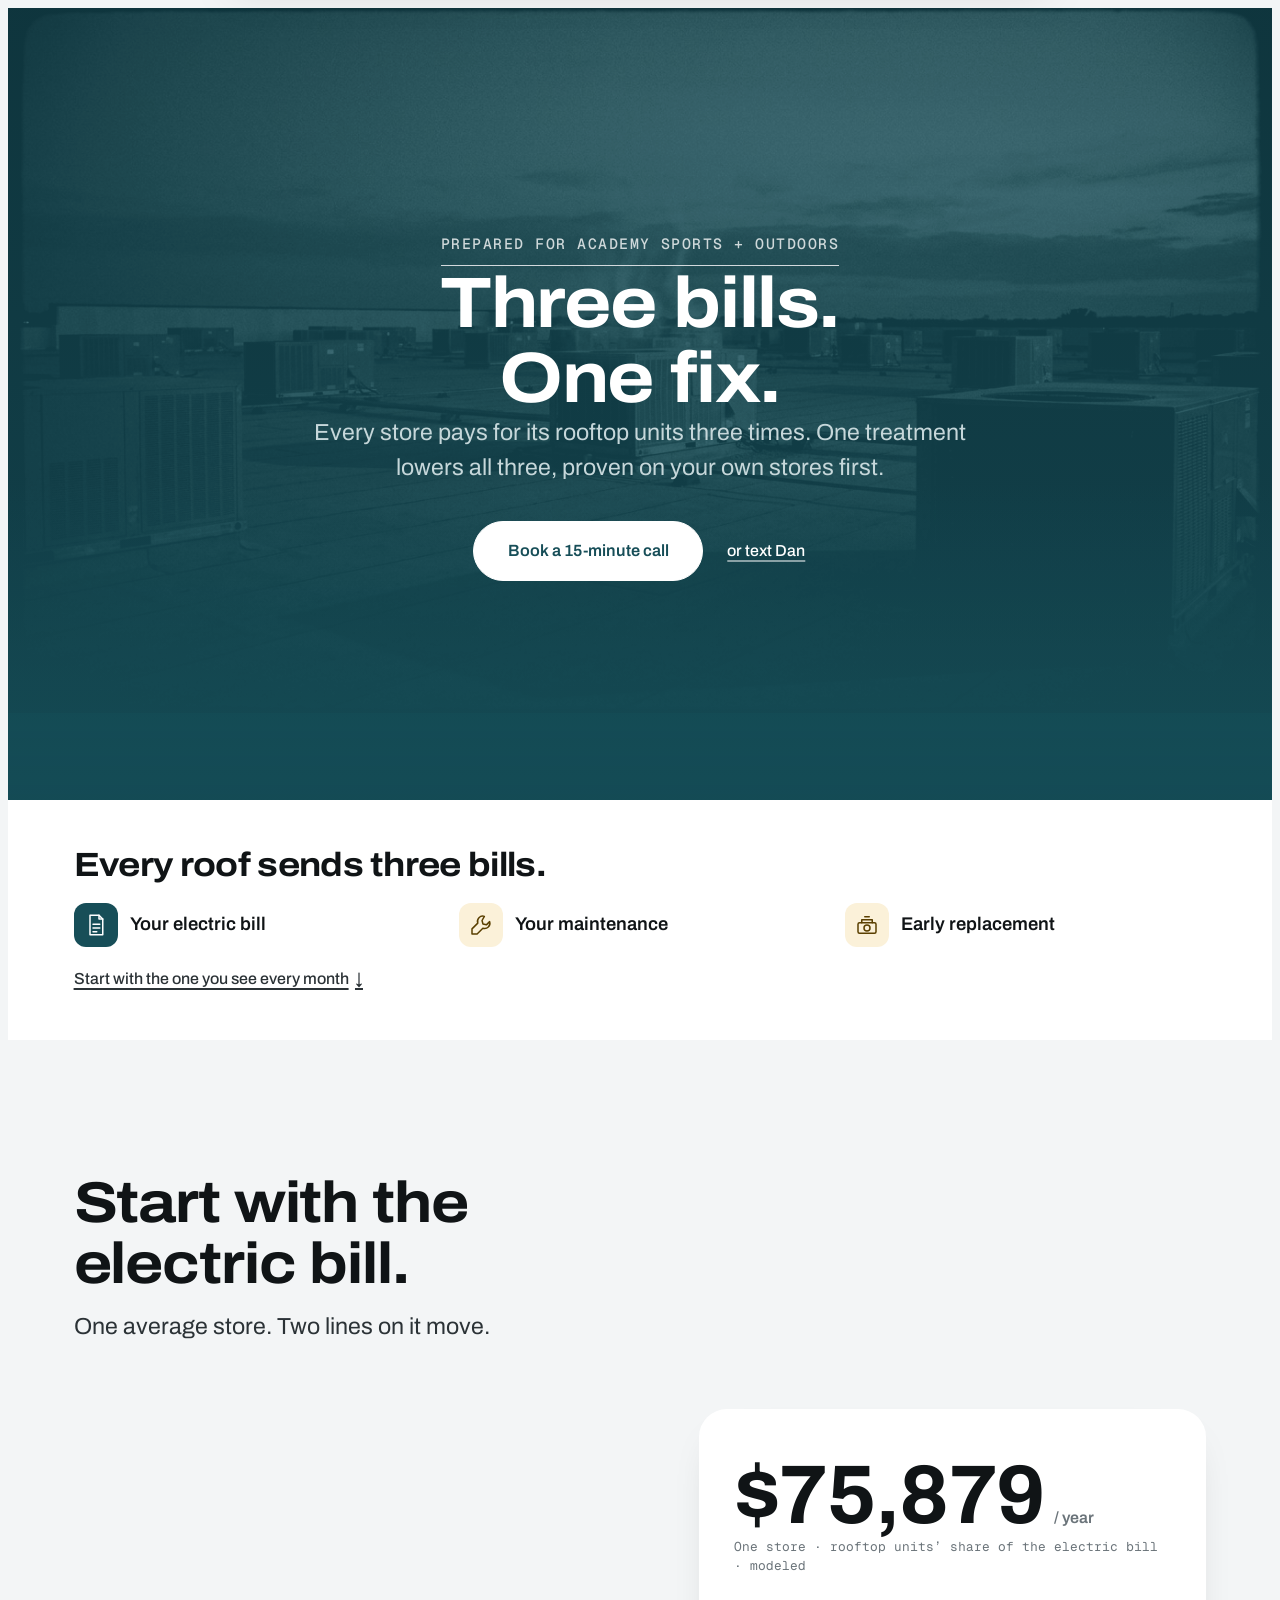
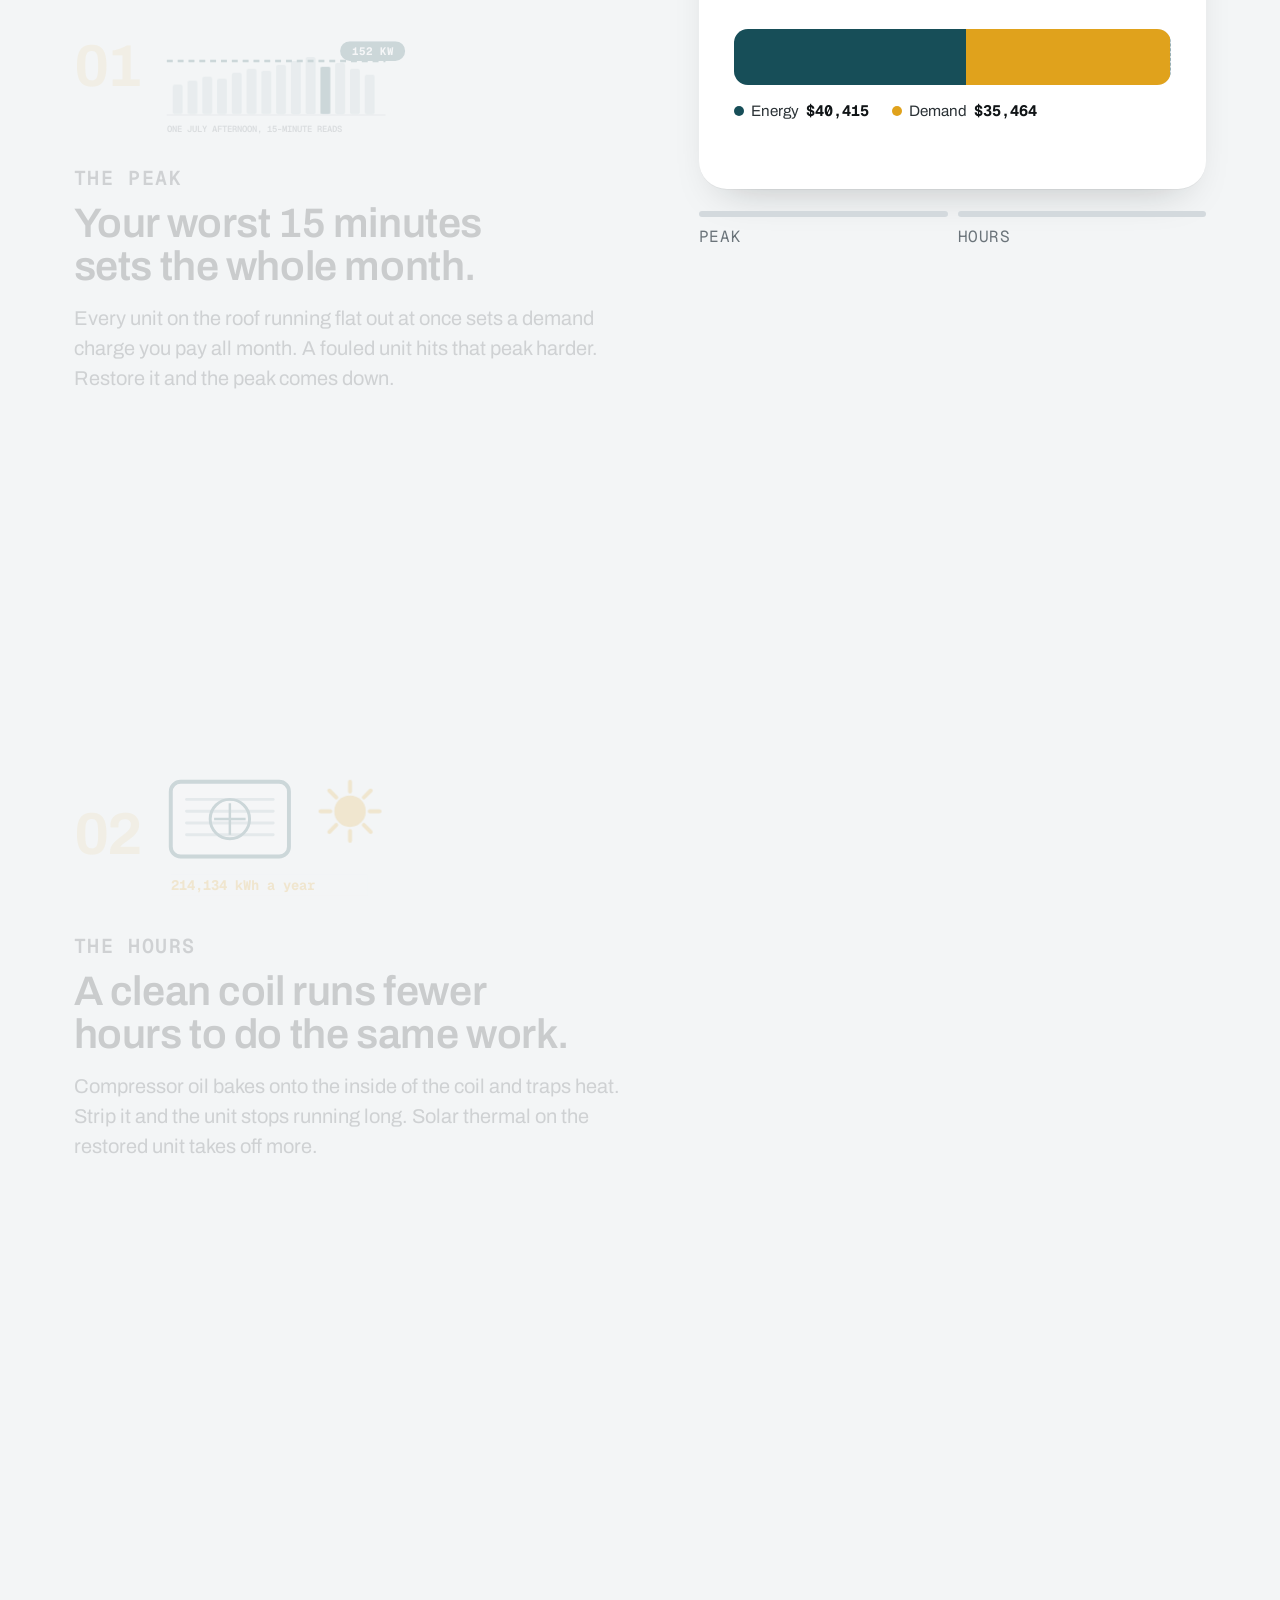
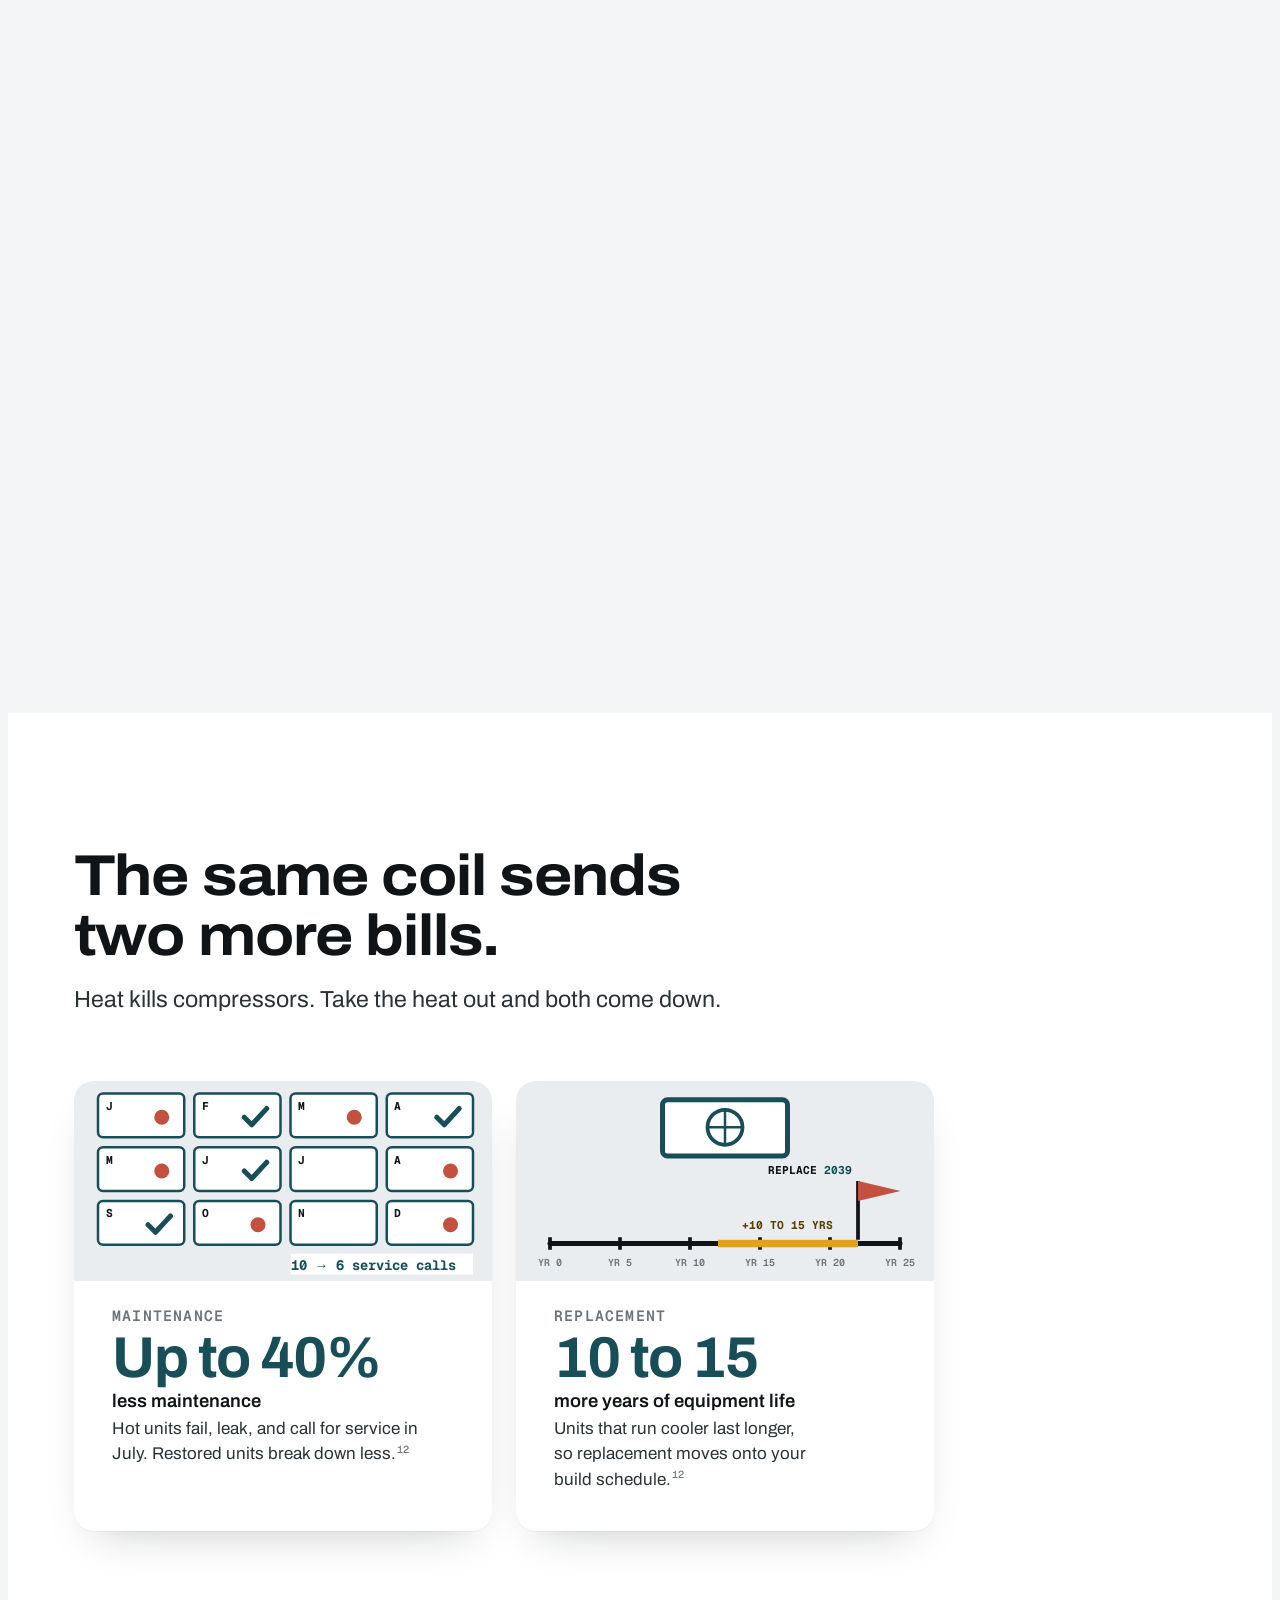
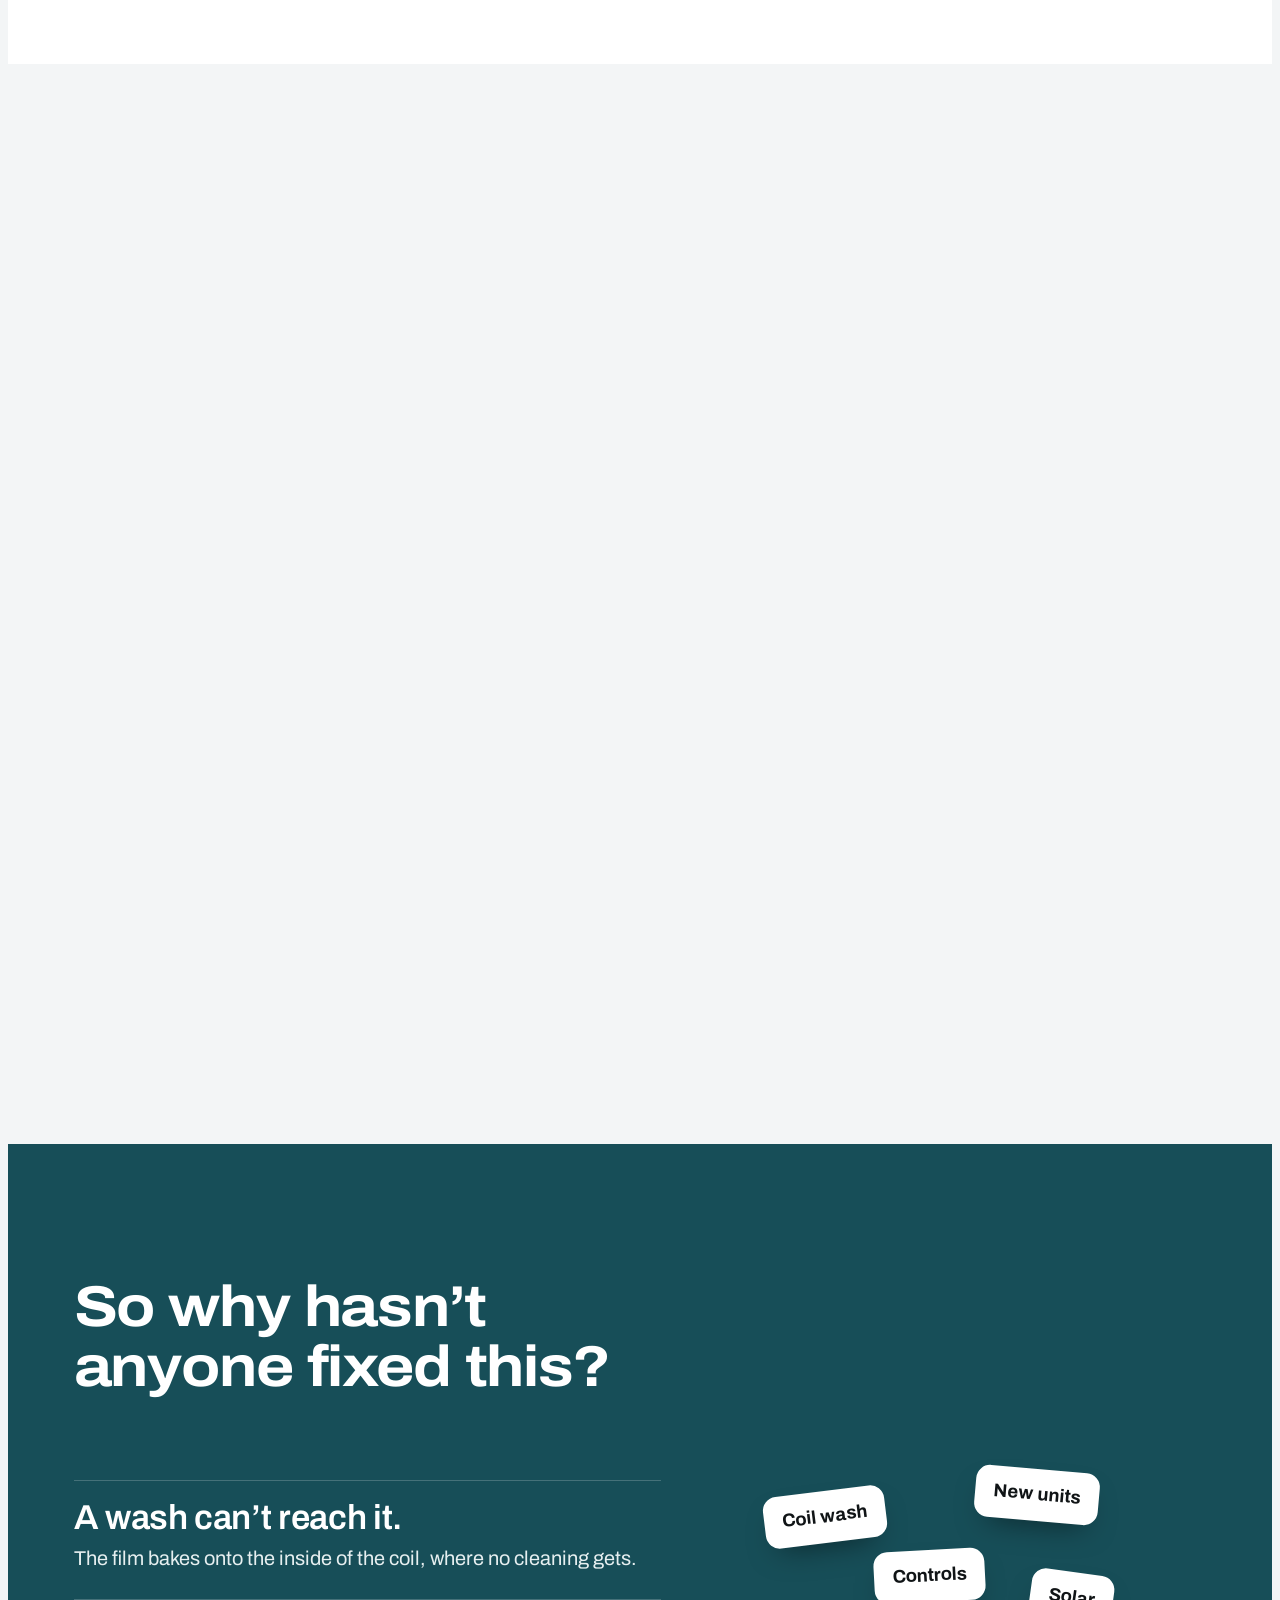
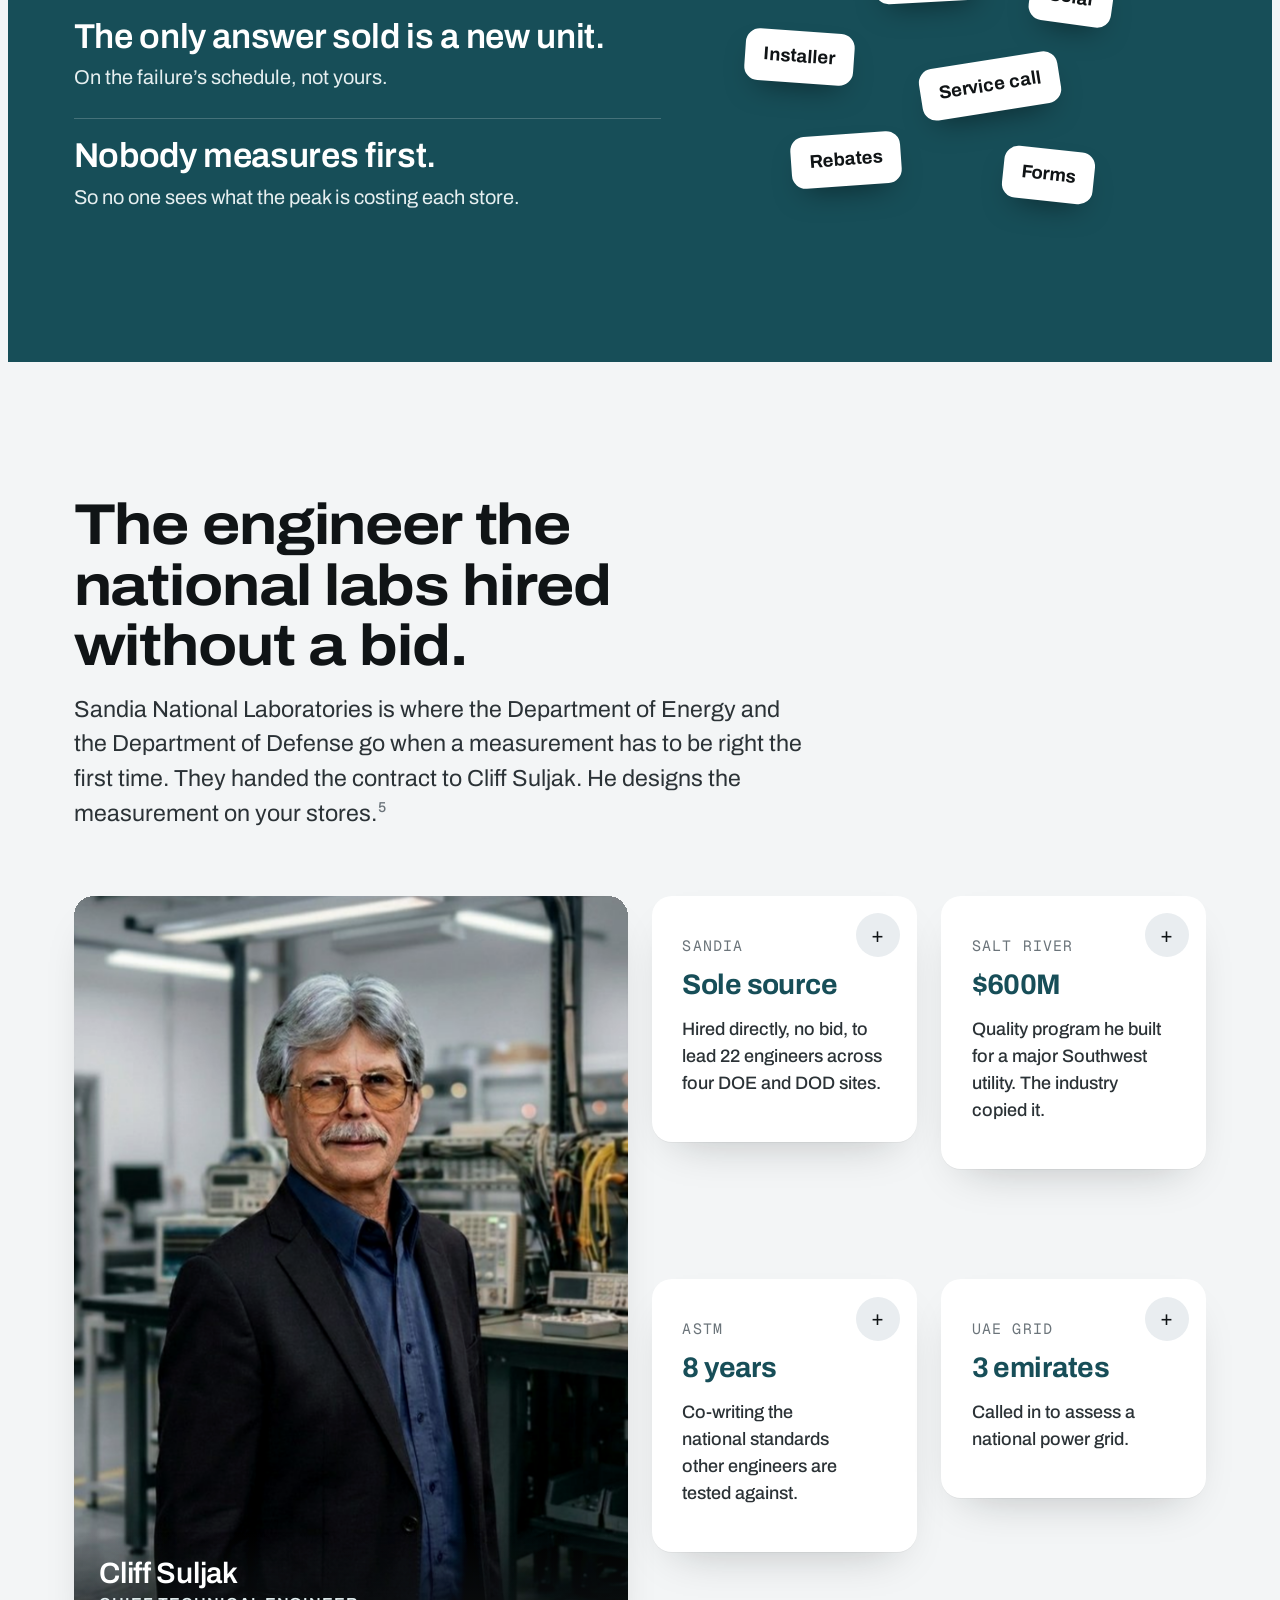
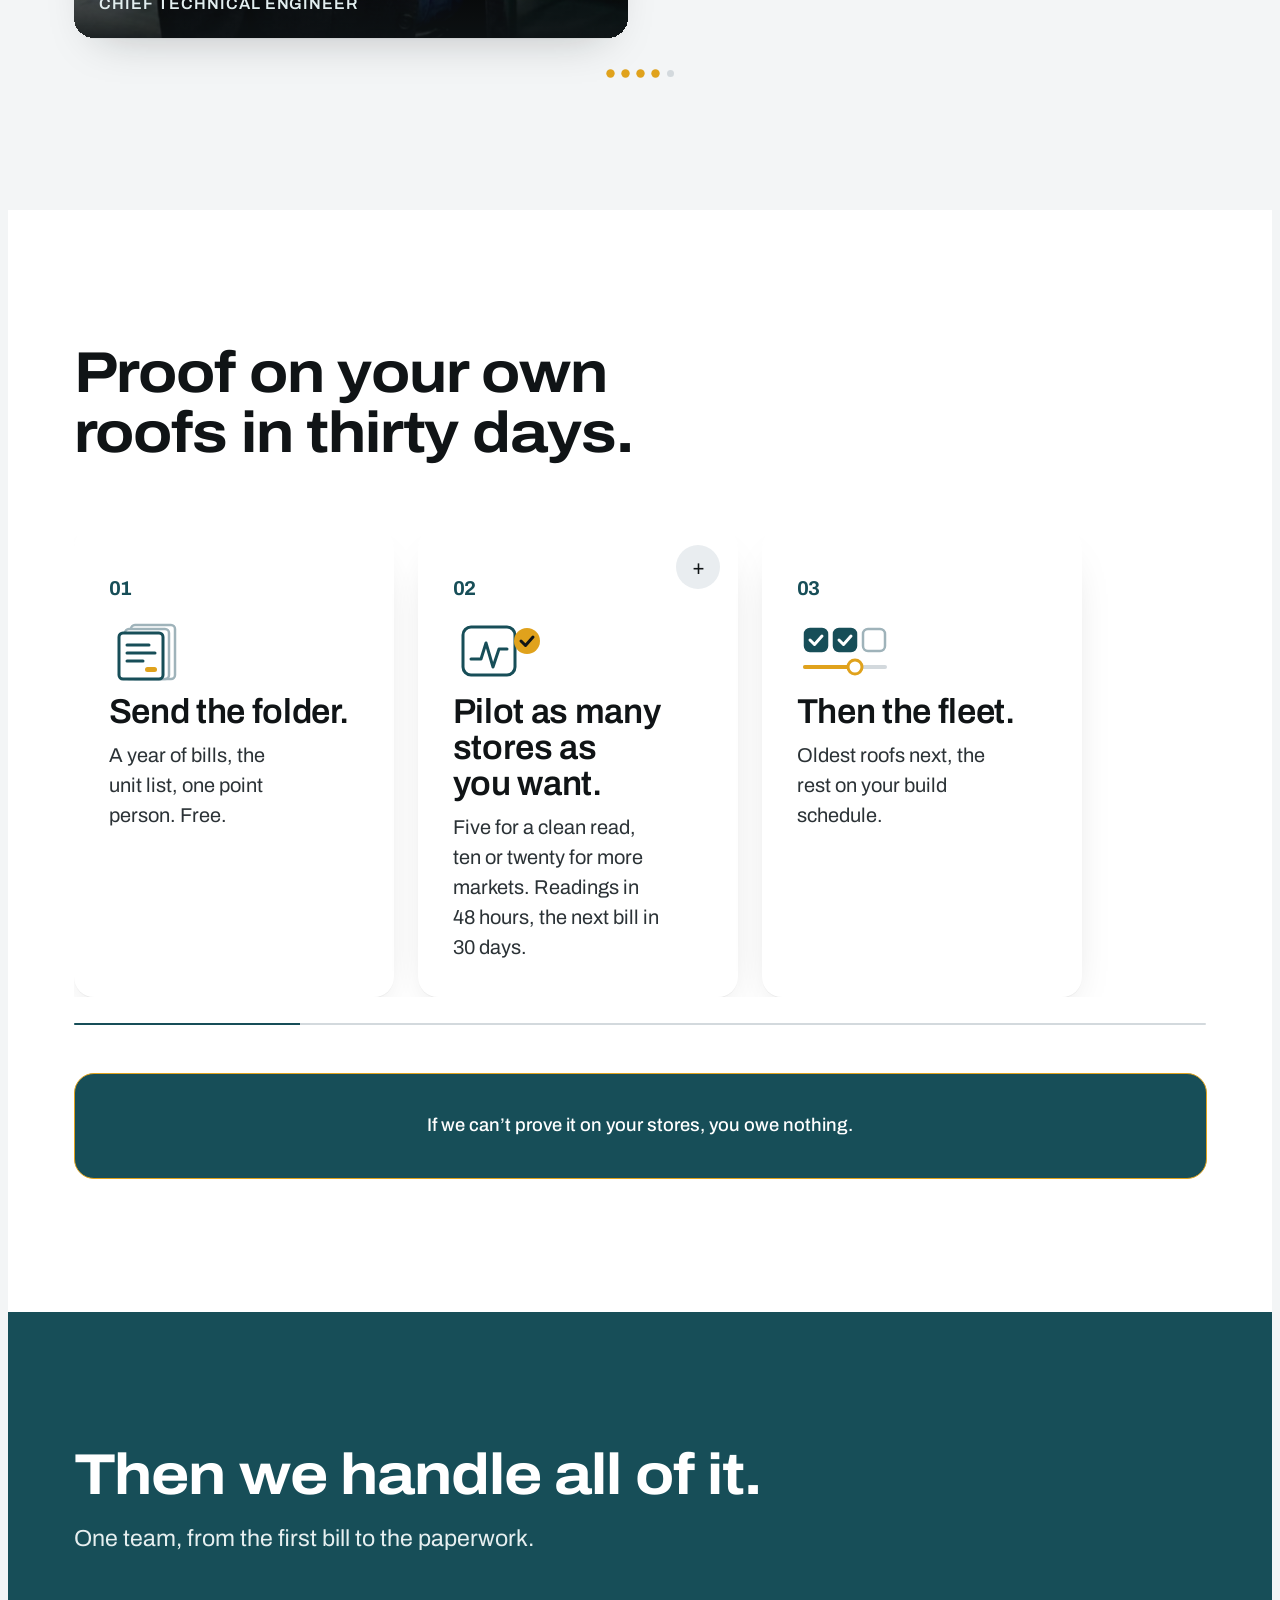
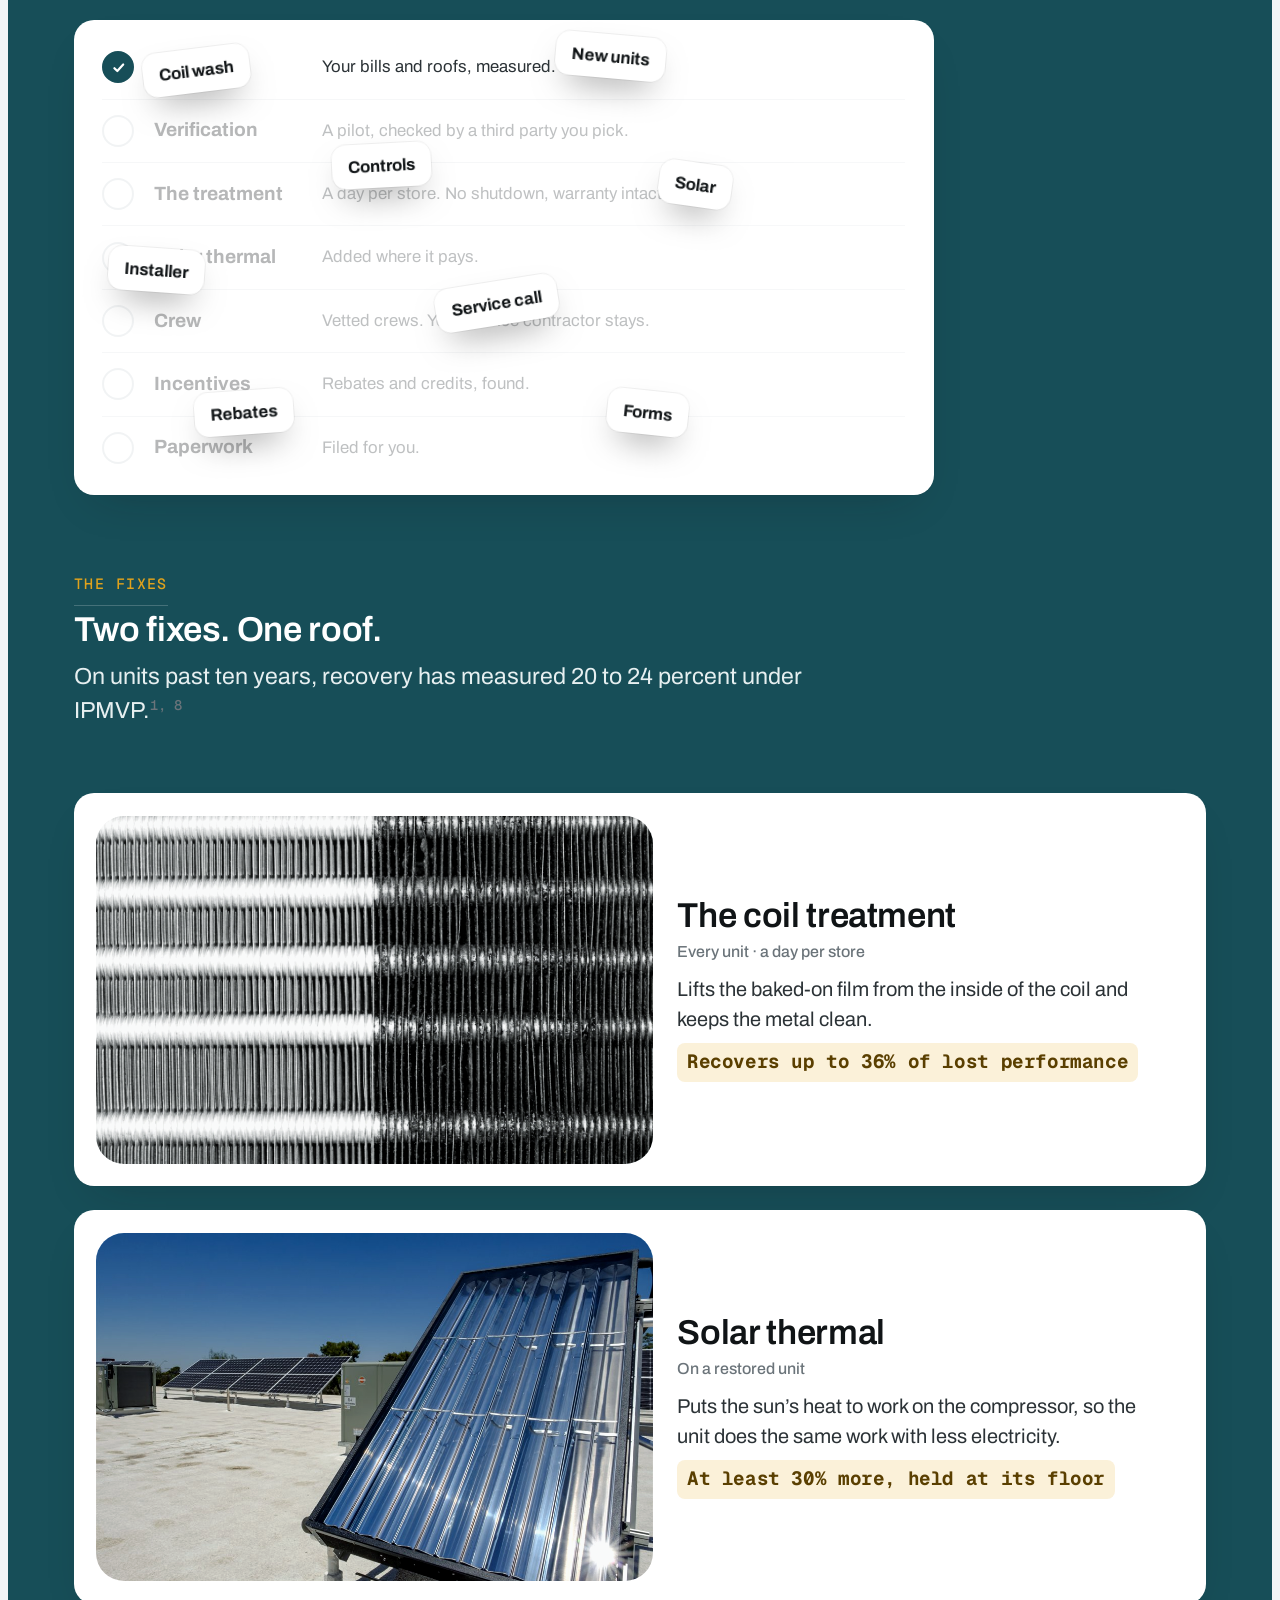
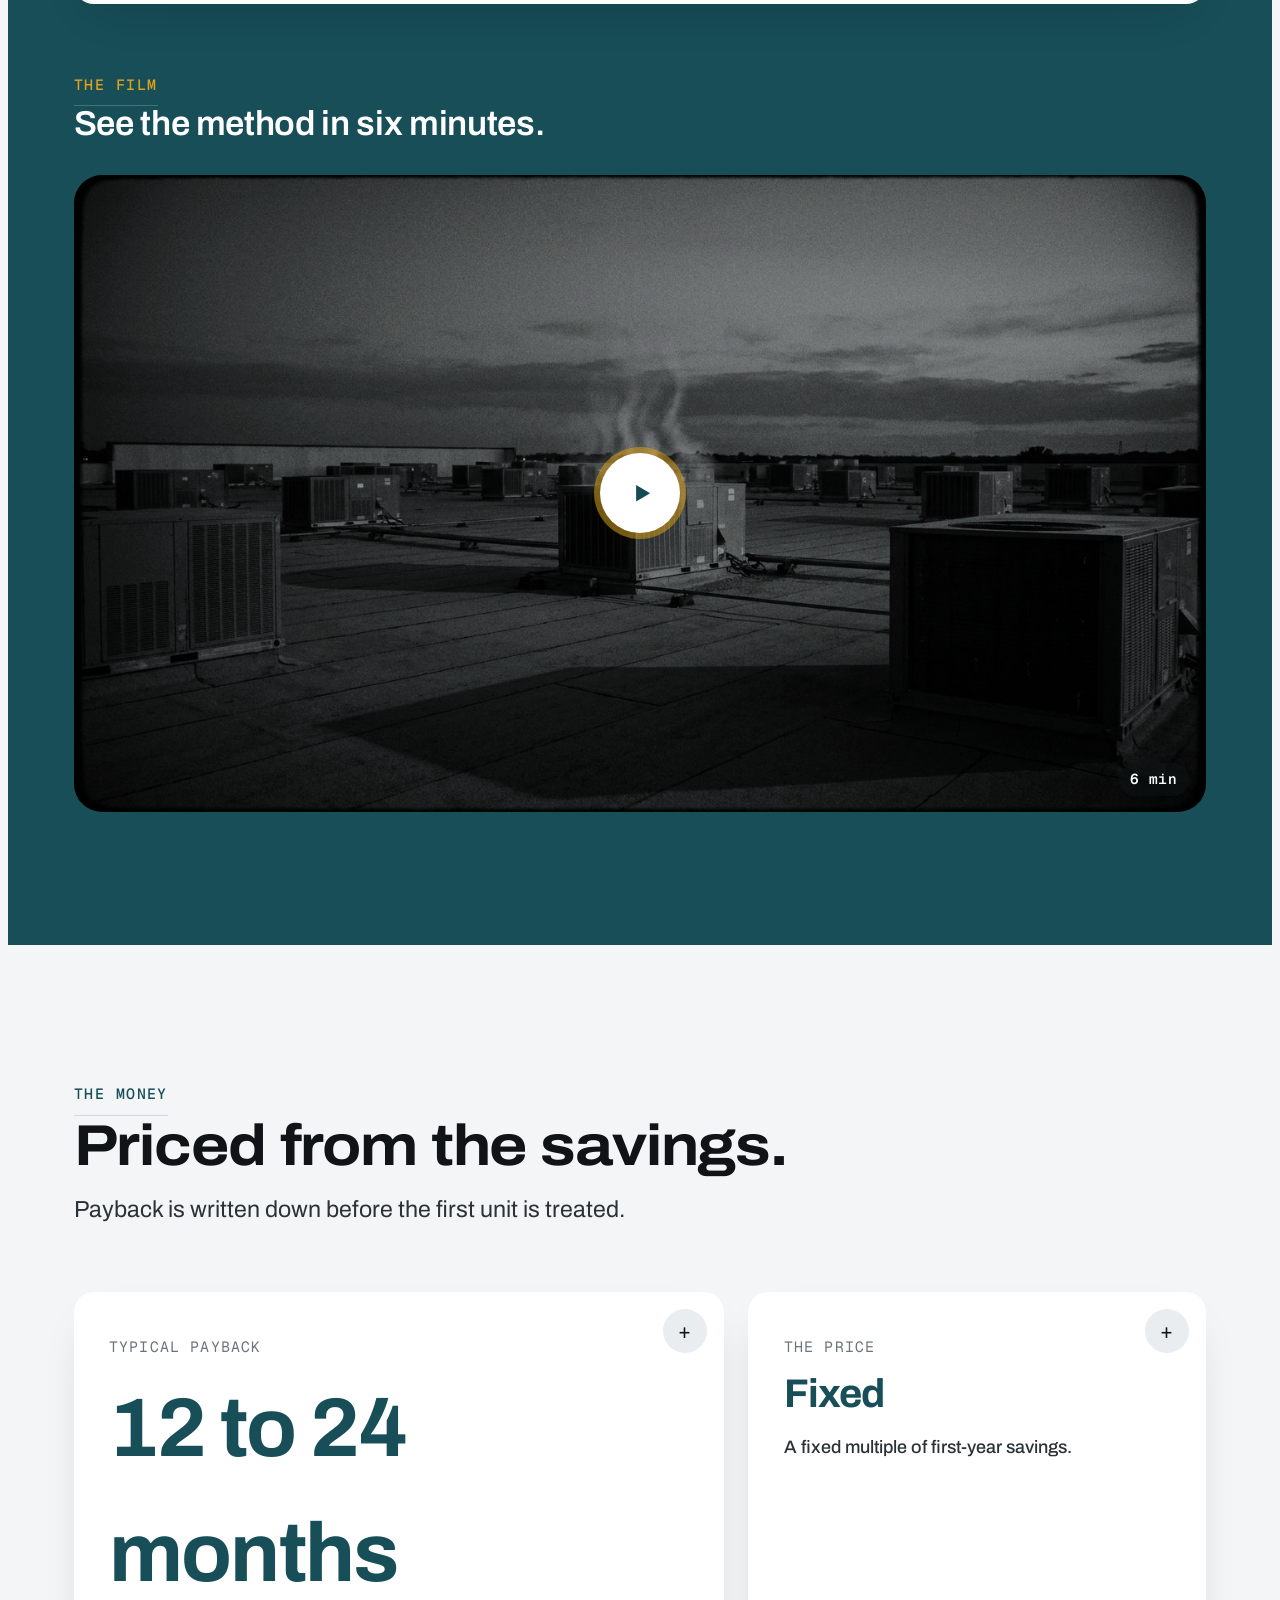
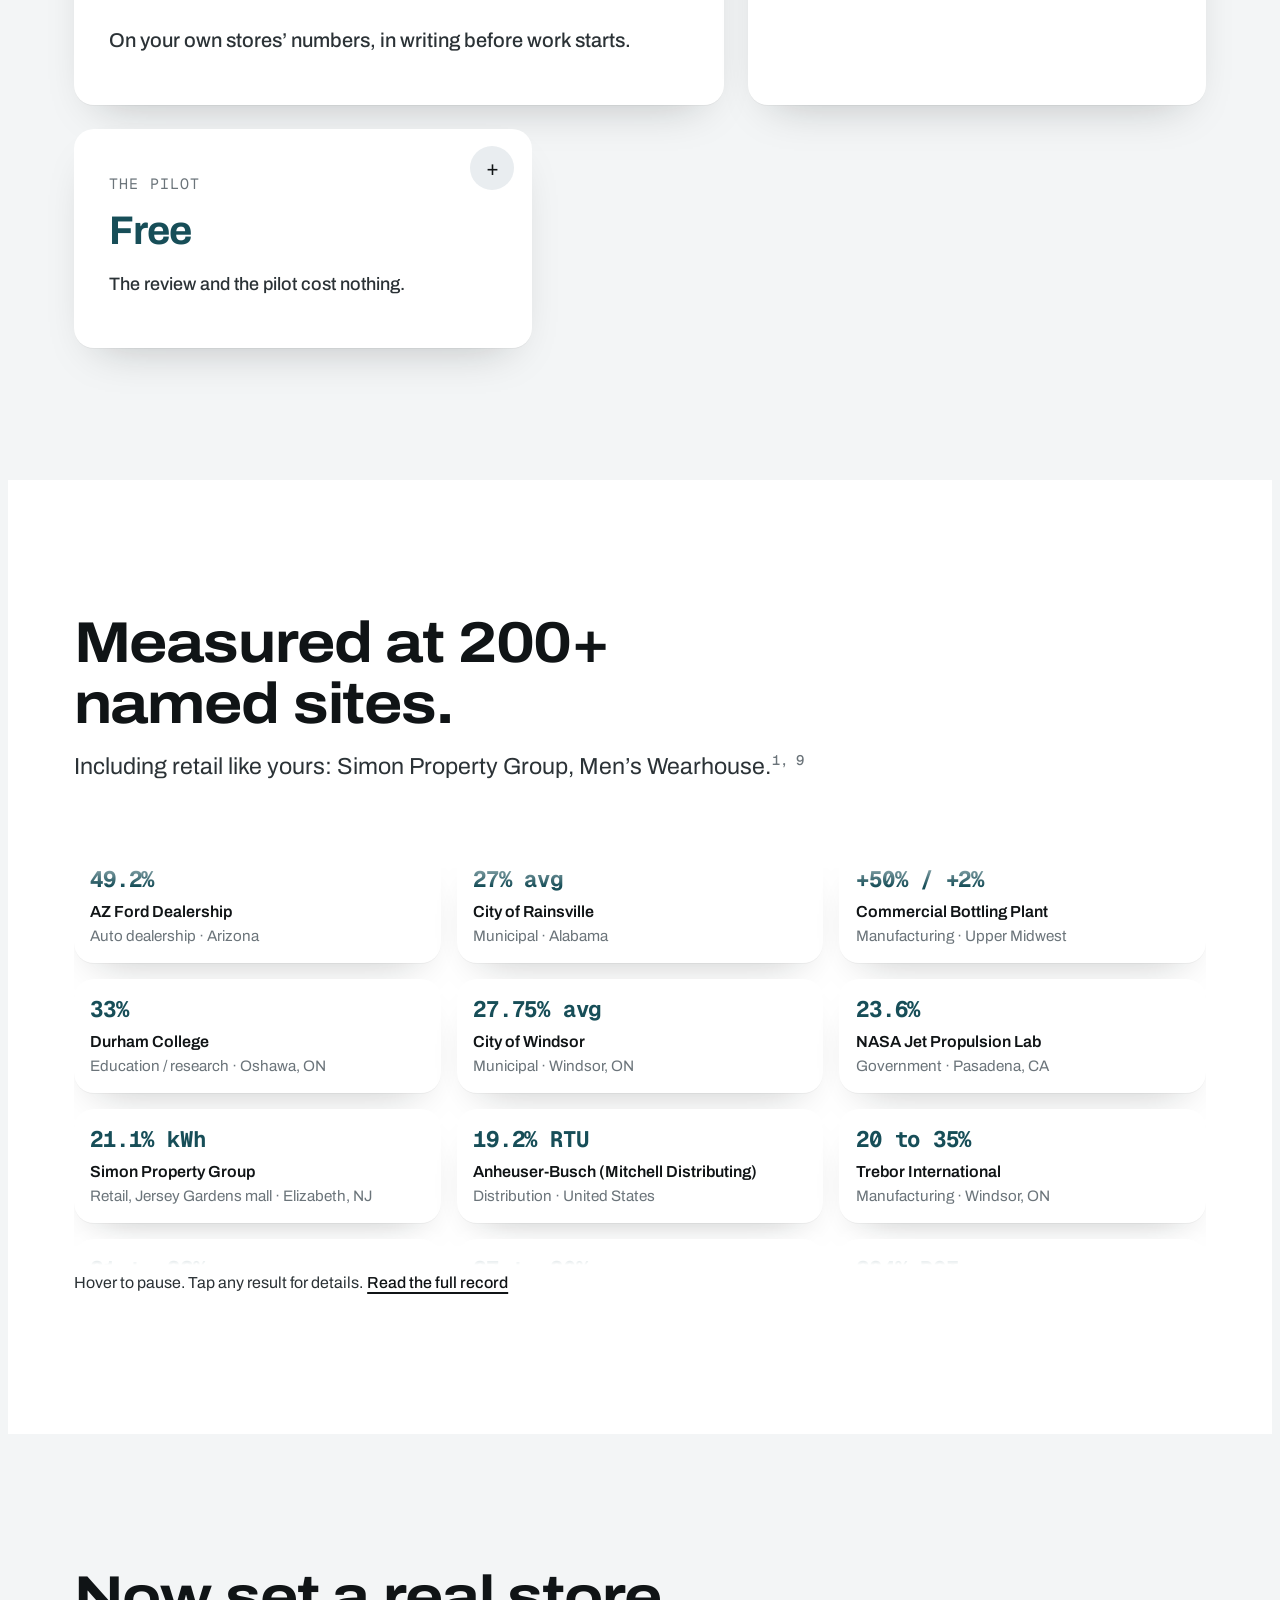
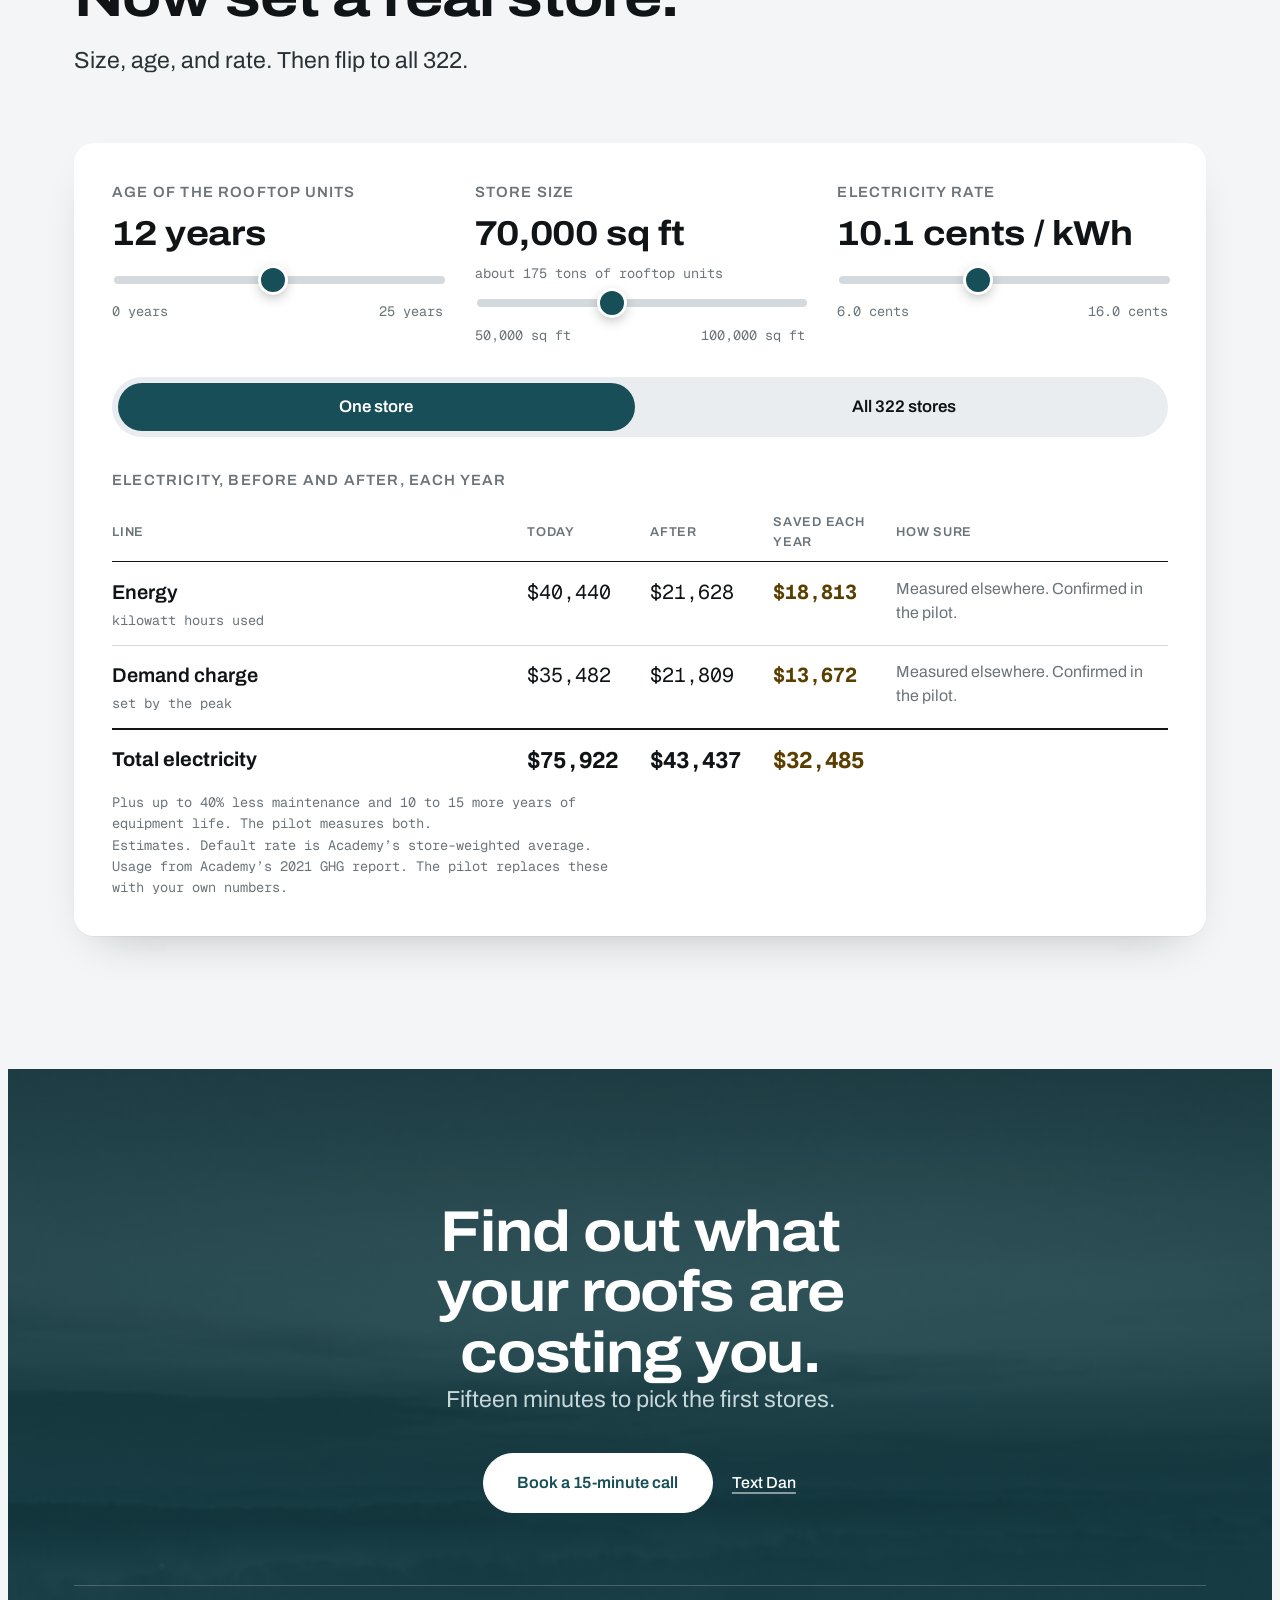
<file: index.html>
<!DOCTYPE html>
<html lang="en" data-book-url="https://book.slashyourenergycost.com/?f=academy">
<head>
<meta charset="UTF-8">
<meta name="viewport" content="width=device-width, initial-scale=1.0">
<title>Energy Plus · Prepared for Academy Sports + Outdoors</title>
<meta name="description" content="Energy Plus proposal for Academy Sports + Outdoors, prepared with Cryogenex.">
<meta name="robots" content="noindex, nofollow">
<meta name="color-scheme" content="light">
<meta name="theme-color" content="#174e58">
<link rel="icon" type="image/svg+xml" href="assets/favicon/favicon.svg">
<link rel="stylesheet" href="preview/rd/fonts.css">
<link rel="stylesheet" href="preview/rd/v2.css?v=9a">
<link rel="stylesheet" href="preview/rd/v5.css?v=9a">
<link rel="stylesheet" href="preview/rd/v6.css?v=9a">
<link rel="stylesheet" href="preview/rd/v7.css?v=9a">
<style>
  /* Academy page only. Everything else comes from the October redesign (rd/). */

  /* the bill card is per year here, and has no "other" line */
  .ac-billcap { margin-top: 0.4rem; font-family: var(--font-mono); font-size: 0.8rem; color: var(--faint); }
  .v2-billbar__label[data-seg-label="other"] { display: none; }

  /* chapter 2 drawing: a restored coil, hours falling */
  .v2-illust--hours .sun-rays { transform-origin: 196px 52px; }
  .v2-illust--hours.is-playing .sun-rays { animation: acSpin 2400ms var(--ease) forwards; }
  .v2-illust--hours.is-playing .kwh-roll { animation: v2kwhRoll 560ms var(--ease) forwards; animation-delay: 500ms; }
  @keyframes acSpin { from { transform: rotate(-40deg); opacity: 0.3; } to { transform: rotate(0); opacity: 1; } }
  .v2-static .v2-illust--hours .kwh-roll, .v2-reduced .v2-illust--hours .kwh-roll { transform: translateY(-20px); }


  /* two fixes: show the wide cards on every screen size */
  .ac-fixes { display: grid !important; }
  .ac-fixes .v2-card--suncore { grid-column: span 12; }
  .ac-fixes .v2-card--suncore .v2-card--media img { width: 100%; height: 100%; object-fit: cover; display: block; }
  .ac-fixes .v2-card__fig { margin-top: 0.8rem; font-family: var(--font-mono); font-weight: 700; font-size: 1.2rem; color: var(--ochre-ink); background: var(--ochre-wash); display: inline-block; padding: 0.3rem 0.6rem; border-radius: var(--r-chip); }
  .ac-fixes .v2-suncore-copy p + p { margin-top: 0.6rem; }

  /* the store calculator, in the redesign's card */
  .ac-calc { background: #fff; border-radius: var(--r-card); box-shadow: var(--shadow-card); padding: clamp(1.4rem, 3vw, 2.4rem); }
  .ac-calc .controls { display: flex; flex-direction: column; gap: 1.5rem; }
  .ac-calc .range-row { border-bottom: 1px solid var(--rule); padding-bottom: 1.5rem; min-width: 0; }
  .ac-calc label { display: block; font-size: var(--eyebrow); font-weight: 600; letter-spacing: 0.08em; text-transform: uppercase; color: var(--faint); }
  .ac-calc .range-value { display: block; font-family: var(--font-sans); font-weight: 700; font-stretch: 112%; font-size: var(--card-h); color: var(--ink); margin-top: 0.3rem; letter-spacing: -0.01em; text-transform: none; }
  .ac-calc .sub { font-family: var(--font-mono); font-size: 0.85rem; color: var(--faint); margin-top: 0.2rem; }
  .ac-calc input[type="range"] { -webkit-appearance: none; appearance: none; width: 100%; height: 8px; border-radius: var(--r-pill); background: var(--rule); margin-top: 1rem; outline: none; }
  .ac-calc input[type="range"]::-webkit-slider-thumb { -webkit-appearance: none; appearance: none; width: 30px; height: 30px; border-radius: 50%; background: var(--petrol); border: 3px solid #fff; box-shadow: 0 4px 14px -4px rgb(16 20 22 / 0.45); cursor: pointer; }
  .ac-calc input[type="range"]::-moz-range-thumb { width: 30px; height: 30px; border-radius: 50%; background: var(--petrol); border: 3px solid #fff; cursor: pointer; }
  .ac-calc .range-minmax { display: flex; justify-content: space-between; font-family: var(--font-mono); font-size: 0.85rem; color: var(--faint); margin-top: 0.6rem; }
  .ac-calc .toggle { display: flex; gap: 0.6rem; padding: 0.35rem; background: var(--paper-2); border-radius: var(--r-pill); }
  .ac-calc .toggle button { flex: 1; min-height: 48px; border-radius: var(--r-pill); border: 0; background: transparent; color: var(--ink); font-family: var(--font-sans); font-weight: 600; font-size: 1.05rem; cursor: pointer; }
  .ac-calc .toggle button[aria-pressed="true"] { background: var(--petrol); color: #fff; }
  @media (min-width: 720px) {
    .ac-calc .controls { flex-direction: row; flex-wrap: wrap; gap: 2rem; }
    .ac-calc .range-row { flex: 1 1 220px; border-bottom: 0; padding-bottom: 0; }
    .ac-calc .toggle { flex-basis: 100%; }
  }
  .ledger-table { width: 100%; border-collapse: collapse; margin-top: 2rem; }
  .ledger-table caption { text-align: left; font-size: var(--eyebrow); font-weight: 600; letter-spacing: 0.08em; text-transform: uppercase; color: var(--faint); margin-bottom: 0.8rem; }
  .ledger-table th { text-align: left; font-size: 0.8rem; letter-spacing: 0.06em; text-transform: uppercase; color: var(--faint); font-weight: 600; border-bottom: 1px solid var(--ink); padding: 0.6rem 0.6rem 0.6rem 0; }
  .ledger-table td { padding: 0.9rem 0.6rem 0.9rem 0; border-bottom: 1px solid var(--rule); vertical-align: top; font-size: var(--body); color: var(--body-c); }
  .ledger-table .bill { font-weight: 600; color: var(--ink); white-space: nowrap; }
  .ledger-table .bill-sub { display: block; font-family: var(--font-mono); font-weight: 400; font-size: 0.85rem; color: var(--faint); margin-top: 0.2rem; white-space: normal; }
  .ledger-table .num { font-family: var(--font-mono); font-size: 1.25rem; color: var(--ink); font-variant-numeric: tabular-nums; white-space: nowrap; }
  .ledger-table .num.money { color: var(--ochre-ink); font-weight: 700; }
  .ledger-table .conf { color: var(--faint); font-size: 1rem; }
  .ledger-table .conf em { color: var(--ochre-ink); }
  .ledger-table tr.total td { border-top: 2px solid var(--ink); border-bottom: 0; font-weight: 700; }
  .ledger-table tr.total .num { font-size: 1.4rem; }
  .calc-note { font-family: var(--font-mono); font-size: 0.85rem; color: var(--faint); margin-top: 0.9rem; line-height: 1.55; max-width: 70ch; }
  @media (min-width: 1024px) { .ledger-table .num { width: 1%; padding-right: 2rem; } .ledger-table .conf { width: 17rem; } }
  @media (max-width: 1023.9px) {
    .ledger-table thead { position: absolute; width: 1px; height: 1px; overflow: hidden; clip: rect(0 0 0 0); white-space: nowrap; }
    .ledger-table, .ledger-table tbody, .ledger-table tr, .ledger-table td { display: block; width: 100%; }
    .ledger-table caption { display: block; }
    .ledger-table tr { border: 1px solid var(--rule); border-radius: 14px; margin-top: 1rem; overflow: hidden; }
    .ledger-table tr.total { border: 2px solid var(--ink); }
    .ledger-table td { padding: 0.85rem 1rem; }
    .ledger-table tr.total td { border-top: 0; border-bottom: 1px solid var(--rule); }
    .ledger-table td:last-child { border-bottom: 0; }
    .ledger-table td.bill { background: var(--paper); white-space: normal; font-size: 1.2rem; }
    .ledger-table td.num { display: flex; justify-content: space-between; align-items: baseline; gap: 1rem; }
    .ledger-table td.num::before, .ledger-table td.conf::before { content: attr(data-label); font-family: var(--font-sans); font-size: 0.8rem; font-weight: 600; letter-spacing: 0.06em; text-transform: uppercase; color: var(--faint); }
    .ledger-table td.conf::before { display: block; margin-bottom: 0.35rem; }
    .ledger-table td.conf:empty { display: none; }
  }

  /* Cliff's figures: fit the card on tablets */
  @media (min-width: 600px) and (max-width: 1023.9px) { .v2-bento--cliff .v2-card__fig { font-size: clamp(1.7rem, 4.4vw, 2.6rem); } }
  /* the flip-board letters are boxes; keep each word's letters together */
  .v2-bento--cliff .v2-card__fig > span[aria-hidden] { display: inline; }

  /* the scattered chips are longer than the original labels; keep them on screen */
  .v5-why { overflow-x: clip; }

  /* never split a word mid-word at any width */
  body { overflow-wrap: break-word; hyphens: manual; }
  h1, h2, h3, h4 { text-wrap: balance; }
</style>
<script>
  /* the vendor chips in "we handle all of it": [label, row it lands in, x%, y%, tilt] */
  window.V7_CHIPS = [
    ["Coil wash", 2, 8, 6, -7], ["New units", 2, 56, 3, 5], ["Controls", 2, 30, 26, -3], ["Solar", 3, 68, 30, 8],
    ["Installer", 4, 4, 48, 4], ["Service call", 4, 42, 55, -9], ["Rebates", 5, 14, 78, -4], ["Forms", 6, 62, 78, 6]
  ];
</script>
</head>
<body class="v2">

<!-- sticky pill bar -->
<div class="v2-bar" data-bar>
  <a class="v2-bar__mark" href="#top" aria-label="Energy Plus, home" data-mark>
    <svg class="v2-bar__mark-svg" data-mark-svg viewBox="0 0 5361.0 687.3" xmlns="http://www.w3.org/2000/svg" role="img" aria-hidden="true"><g transform="translate(0 687.3) scale(1 -1)">
      <path class="v2-mark-letter" style="--lx:0px" d="M80.3626766204834 0V687.3060457706451H719.5499982833862V541.8881661891937H271.6810805797577V419.489976644516H663.2182867527008V278.3979938030243H271.6810805797577V145.41787958145142H726.7925674915314V0Z"/>
      <path class="v2-mark-letter" style="--lx:748px" d="M79.51485180854797 0V687.3060457706451H249.50252079963684L550.6242909431458 367.38010144233704Q558.7686264514923 359.4148585796356 571.4833364486694 344.78049314022064Q584.1980464458466 330.14612770080566 597.406195640564 315.00918328762054Q610.6143448352814 299.8722388744354 619.0263650417328 289.2027258872986L625.9880039691925 289.76794242858887Q625.4862639904022 309.477511882782 625.1575664281845 333.36818039417267Q624.8288688659668 357.25884890556335 624.8288688659668 374.4230179786682V687.3060457706451H803.8196806907654V0H635.5311238765717L330.7568163871765 325.2541563510895Q312.6588056087494 343.8871102333069 294.1803568601608 365.08531653881073Q275.70190811157227 386.2835228443146 264.0473186969757 399.73906207084656L257.565660238266 399.1738455295563Q258.0674002170563 384.21734714508057 258.2865319252014 361.8693140745163Q258.50566363334656 339.521281003952 258.50566363334656 317.66844940185547V0Z"/>
      <path class="v2-mark-letter" style="--lx:1601px" d="M80.3626766204834 0V687.3060457706451H719.5499982833862V541.8881661891937H271.6810805797577V419.489976644516H663.2182867527008V278.3979938030243H271.6810805797577V145.41787958145142H726.7925674915314V0Z"/>
      <path class="v2-mark-letter" style="--lx:2349px" d="M79.51485180854797 0V687.3060457706451H561.6979920864105Q637.5840539932251 687.3060457706451 687.6322785615921 657.5609508752823Q737.6805031299591 627.8158559799194 762.7856967449188 578.0976785421371Q787.8908903598785 528.3795011043549 787.8908903598785 467.976793050766Q787.8908903598785 402.05249404907227 757.1491601467133 349.59253311157227Q726.407429933548 297.13257217407227 667.8065688610077 267.27791142463684L807.1397452354431 0H593.0921688079834L478.76561522483826 235.59213399887085H270.5724070072174V0ZM270.5724070072174 376.9247601032257H511.8830506801605Q548.7043843269348 376.9247601032257 570.745422244072 400.1941314935684Q592.7864601612091 423.46350288391113 592.7864601612091 462.6891334056854Q592.7864601612091 488.29112219810486 582.9185712337494 506.4291149377823Q573.0506823062897 524.5671076774597 555.0305029153824 534.3580700159073Q537.0103235244751 544.1490323543549 511.8830506801605 544.1490323543549H270.5724070072174Z"/>
      <path class="v2-mark-letter" style="--lx:3157px" d="M428.6420180797577 -12Q242.188218832016 -12 146.954203248024 75.97168838977814Q51.72018766403198 163.94337677955627 51.72018766403198 343.54345703125Q51.72018766403198 462.03655910491943 100.09860563278198 541.0274193286896Q148.47702360153198 620.0182795524597 240.26475882530212 659.6621626615524Q332.05249404907227 699.3060457706451 461.0821726322174 699.3060457706451Q539.9947876930237 699.3060457706451 608.3609230518341 683.3812943696976Q676.7270584106445 667.45654296875 728.4615399837494 635.6504971981049Q780.1960215568542 603.8444514274597 808.964545249939 555.7758169174194Q837.7330689430237 507.70718240737915 837.7330689430237 443.18200492858887H651.2544195652008Q651.2544195652008 470.60052394866943 636.5909209251404 491.654181599617Q621.92742228508 512.7078392505646 596.376525759697 526.5723102092743Q570.825629234314 540.436781167984 538.0321102142334 547.2811793088913Q505.23859119415283 554.1255774497986 468.7594187259674 554.1255774497986Q415.7872681617737 554.1255774497986 374.4277023077011 541.976820230484Q333.06813645362854 529.8280630111694 304.82900750637054 505.21356976032257Q276.58987855911255 480.5990765094757 262.0859636068344 444.62578082084656Q247.58204865455627 408.6524851322174 247.58204865455627 360.93993163108826V326.34783458709717Q247.58204865455627 260.50475883483887 271.568576335907 217.67534625530243Q295.5551040172577 174.845933675766 342.5829447507858 154.01320099830627Q389.61078548431396 133.18046832084656 457.83424973487854 133.18046832084656Q515.6344709396362 133.18046832084656 559.2710298299789 146.49413573741913Q602.9075887203217 159.8078031539917 627.4254022836685 185.48857378959656Q651.9432158470154 211.16934442520142 651.9432158470154 246.59245371818542V252.18121433258057H440.42725372314453V380.20141983032227H838.2130494117737V0H726.7992522716522L708.7255663871765 76.80697774887085Q674.3005485534668 46.883469343185425 631.9660362005234 27.019562244415283Q589.63152384758 7.155655145645142 539.1179188489914 -2.422172427177429Q488.60431385040283 -12 428.6420180797577 -12Z"/>
      <path class="v2-mark-letter" style="--lx:4037px" d="M315.6591796875 0V273.3027789592743L12.731170177459717 687.3060457706451H235.61175441741943L412.54144191741943 430.331773519516H418.8761897087097L595.9884498119354 687.3060457706451H808.2351830005646L506.71673488616943 273.3027789592743V0Z"/>
      <path class="v2-mark-glyph" fill-rule="evenodd" transform="translate(4931.5 0)" d="M0.0 687.3 L221.9 687.3 L221.9 458.2 L429.6 458.2 L429.6 232.0 L221.9 232.0 L221.9 0.0 L0.0 0.0 L0.0 232.0 L-239.8 232.0 L-175.4 458.2 L0.0 458.2 Z M176.8 588.5 L131.7 389.5 L242.7 389.5 L44.4 103.1 L90.9 300.0 L-21.5 300.0 Z"/>
    </g></svg>
  </a>
  <nav class="v2-bar__nav" data-section-nav aria-label="Page sections">
    <a href="#the-three" data-nav-link>The bill</a>
    <a href="#diagnostician" data-nav-link>The engineer</a>
    <a href="#the-exam" data-nav-link>The pilot</a>
    <a href="#proof" data-nav-link>Proof</a>
    <a href="#your-number" data-nav-link>Your store</a>
    <span class="v2-bar__nav-underline" data-nav-underline aria-hidden="true"></span>
  </nav>
  <button type="button" class="v2-btn" data-book>Book a 15-minute call</button>
</div>

<!-- mobile bottom booking bar -->
<div class="v2-mbar" data-mbar>
  <button type="button" class="v2-btn v2-mbar__book" data-book>Book a 15-minute call</button>
  <button type="button" class="v2-mbar__text js-v2-sms-toggle" aria-expanded="false" aria-label="Text Dan">
    <svg viewBox="0 0 24 24" fill="none" stroke="currentColor" stroke-width="2"><path d="M21 11.5a8.38 8.38 0 0 1-.9 3.8 8.5 8.5 0 0 1-7.6 4.7 8.38 8.38 0 0 1-3.8-.9L3 21l1.9-5.7a8.38 8.38 0 0 1-.9-3.8 8.5 8.5 0 0 1 4.7-7.6 8.38 8.38 0 0 1 3.8-.9h.5a8.48 8.48 0 0 1 8 8v.5z"/></svg>
  </button>
</div>

<main id="top">

  <!-- HERO -->
  <section class="v2-hero" id="hero" aria-labelledby="hero-h">
    <div class="v2-hero__media v2-graded-wrap" aria-hidden="true" data-hero-media>
      <img class="v2-hero__poster v2-graded" src="assets/img/film-cover.jpg" alt="" data-hero-poster>
      <iframe class="v2-hero__iframe v2-graded" data-hero-iframe title="" tabindex="-1" allow="autoplay"></iframe>
      <div class="v2-hero__scrim"></div>
    </div>
    <div class="v2-hero__copy">
      <p class="v2-eyebrow" style="color:rgb(255 255 255 / 0.78);">Prepared for Academy Sports + Outdoors</p>
      <h1 id="hero-h" data-hero-h1>Three bills. One fix.</h1>
      <p class="v2-hero__sub" data-hero-sub>Every store pays for its rooftop units three times. One treatment lowers all three, proven on your own stores first.</p>
      <div class="v2-cta v2-cta--hero" data-cta>
        <button type="button" class="v2-btn v2-btn--lg v2-btn--light" data-book>Book a 15-minute call</button>
        <button type="button" class="v2-textlink v2-textlink--light js-v2-sms-toggle" aria-expanded="false">or text Dan</button>
      </div>
      <div class="v2-sms" role="group" aria-label="Text Dan">
        <p class="v2-sms__to">To Dan &middot; (864) 777-0688</p>
        <textarea rows="4" spellcheck="false" aria-label="Message to Dan">Hi Dan, I'm at Academy and saw the rooftop unit proposal. I'd like to talk about a pilot. What do you need from us?</textarea>
        <div class="v2-sms__foot">
          <span class="v2-sms__hint">Opens in your messages, ready to send.</span>
          <a class="v2-btn js-v2-sms-send" href="#" data-phone="+18647770688">Send message</a>
        </div>
      </div>
    </div>
  </section>

  <!-- THE MAP: three bills -->
  <section class="v5-map" aria-labelledby="map-h">
    <div class="v2-wrap">
      <h2 id="map-h" class="v5-map__h">Every roof sends three bills.</h2>
      <ol class="v5-map__list">
        <li class="v5-map__item">
          <span class="v5-map__ic" aria-hidden="true"><svg viewBox="0 0 32 32" fill="none" stroke="currentColor" stroke-width="2" stroke-linecap="round" stroke-linejoin="round"><path d="M8 3h12l5 5v21H8z"/><path d="M20 3v5h5"/><path d="M12 15h9M12 20h9M12 25h5"/></svg></span>
          <span class="v5-map__t">Your electric bill</span>
        </li>
        <li class="v5-map__item">
          <span class="v5-map__ic" aria-hidden="true"><svg viewBox="0 0 32 32" fill="none" stroke="currentColor" stroke-width="2" stroke-linecap="round" stroke-linejoin="round"><path d="M20.5 4.5a7 7 0 0 0-8.8 9L4 21.2V28h6.8l7.7-7.7a7 7 0 0 0 9-8.8l-4.3 4.3-4.6-1.2-1.2-4.6z"/></svg></span>
          <span class="v5-map__t">Your maintenance</span>
        </li>
        <li class="v5-map__item">
          <span class="v5-map__ic" aria-hidden="true"><svg viewBox="0 0 32 32" fill="none" stroke="currentColor" stroke-width="2" stroke-linecap="round" stroke-linejoin="round"><rect x="4" y="13" width="24" height="14" rx="2"/><circle cx="16" cy="20" r="4"/><path d="M9 13V9h14v4"/><path d="M13 5h6"/></svg></span>
          <span class="v5-map__t">Early replacement</span>
        </li>
      </ol>
      <a class="v5-map__next" href="#the-three">Start with the one you see every month <span aria-hidden="true">&darr;</span></a>
    </div>
  </section>

  <!-- CHAPTER 1 · THE ELECTRIC BILL (pinned bill card) -->
  <section class="v2-section" id="the-three" aria-labelledby="three-h" data-pin-scene
    data-bill='[{"energy":40440,"demand":35482},{"energy":40440,"demand":21809},{"energy":21628,"demand":21809}]'>
    <div class="v2-wrap">
      <div class="v2-secintro v2-reveal">
        <h2 id="three-h">Start with the electric bill.</h2>
        <p class="v2-sub">One average store. Two lines on it move.</p>
      </div>

      <div class="v2-pin">
        <div class="v2-pin__chapters">
          <article class="v2-chapter" data-num="01">
            <div class="v2-chapter__head">
              <span class="v2-chapter__num" aria-hidden="true">01</span>
              <span class="v2-illust v2-illust--peak" data-illust aria-hidden="true">
                <svg viewBox="0 0 260 150" role="img" aria-hidden="true">
                  <line x1="10" y1="125" x2="232" y2="125" stroke="#d3d9dd" stroke-width="2"/>
                  <rect class="pk-bar" x="16" y="94" width="10" height="30" rx="2" style="--i:0"/>
                  <rect class="pk-bar" x="31" y="90" width="10" height="34" rx="2" style="--i:1"/>
                  <rect class="pk-bar" x="46" y="86" width="10" height="38" rx="2" style="--i:2"/>
                  <rect class="pk-bar" x="61" y="88" width="10" height="36" rx="2" style="--i:3"/>
                  <rect class="pk-bar" x="76" y="82" width="10" height="42" rx="2" style="--i:4"/>
                  <rect class="pk-bar" x="91" y="78" width="10" height="46" rx="2" style="--i:5"/>
                  <rect class="pk-bar" x="106" y="80" width="10" height="44" rx="2" style="--i:6"/>
                  <rect class="pk-bar" x="121" y="74" width="10" height="50" rx="2" style="--i:7"/>
                  <rect class="pk-bar" x="136" y="70" width="10" height="54" rx="2" style="--i:8"/>
                  <rect class="pk-bar" x="151" y="66" width="10" height="58" rx="2" style="--i:9"/>
                  <rect class="pk-spike" x="166" y="26" width="10" height="98" rx="2"/>
                  <rect class="pk-bar" x="181" y="72" width="10" height="52" rx="2" style="--i:11"/>
                  <rect class="pk-bar" x="196" y="78" width="10" height="46" rx="2" style="--i:12"/>
                  <rect class="pk-bar" x="211" y="84" width="10" height="40" rx="2" style="--i:13"/>
                  <g class="pk-250"><rect x="137" y="4" width="64" height="20" rx="10" fill="#e0a21c"/><text x="169" y="18" text-anchor="middle" font-family="Geist Mono" font-weight="700" font-size="11" fill="#101416">246 KW</text></g>
                  <g class="pk-ceil">
                    <line class="pk-ceil-line" x1="10" y1="70" x2="232" y2="70" stroke="#174e58" stroke-width="2.5" stroke-dasharray="6 5"/>
                    <rect x="186" y="50" width="66" height="20" rx="10" fill="#174e58"/>
                    <text x="219" y="64" text-anchor="middle" font-family="Geist Mono" font-weight="700" font-size="11" fill="#fff">152 KW</text>
                  </g>
                  <text x="10" y="142" font-family="Geist Mono" font-weight="600" font-size="9" fill="#6b747a">ONE JULY AFTERNOON, 15-MINUTE READS</text>
                </svg>
              </span>
            </div>
            <p class="v2-chapter__eyebrow">The peak</p>
            <h3>Your worst 15 minutes sets the whole month.</h3>
            <p>Every unit on the roof running flat out at once sets a demand charge you pay all month. A fouled unit hits that peak harder. Restore it and the peak comes down.</p>
          </article>
          <article class="v2-chapter" data-num="02">
            <div class="v2-chapter__head">
              <span class="v2-chapter__num" aria-hidden="true">02</span>
              <span class="v2-illust v2-illust--hours" data-illust aria-hidden="true">
                <svg viewBox="0 0 260 150" role="img" aria-hidden="true">
                  <rect x="14" y="22" width="120" height="76" rx="10" fill="#fff" stroke="#174e58" stroke-width="4"/>
                  <path d="M30 40h88M30 52h88M30 64h88M30 76h88" stroke="#9fb3ba" stroke-width="3" stroke-linecap="round"/>
                  <circle cx="74" cy="60" r="20" fill="none" stroke="#174e58" stroke-width="3"/>
                  <path d="M74 44v32M58 60h32" stroke="#174e58" stroke-width="2.5"/>
                  <g class="sun-rays">
                    <circle cx="196" cy="52" r="16" fill="#e0a21c"/>
                    <path d="M196 22v10M196 72v10M166 52h10M216 52h10M175 31l7 7M210 66l7 7M175 73l7-7M210 38l7-7" stroke="#e0a21c" stroke-width="4" stroke-linecap="round"/>
                  </g>
                  <g clip-path="url(#acClipKwh)">
                    <rect x="14" y="116" width="200" height="22" fill="#f3f5f6"/>
                    <g class="kwh-roll">
                      <text x="14" y="132" font-family="Geist Mono" font-weight="700" font-size="14" fill="#101416">400,400 kWh a year</text>
                      <text x="14" y="152" font-family="Geist Mono" font-weight="700" font-size="14" fill="#e0a21c">214,134 kWh a year</text>
                    </g>
                  </g>
                  <defs><clipPath id="acClipKwh"><rect x="14" y="116" width="200" height="22"/></clipPath></defs>
                </svg>
              </span>
            </div>
            <p class="v2-chapter__eyebrow">The hours</p>
            <h3>A clean coil runs fewer hours to do the same work.</h3>
            <p>Compressor oil bakes onto the inside of the coil and traps heat. Strip it and the unit stops running long. Solar thermal on the restored unit takes off more.</p>
          </article>
        </div>

        <div class="v2-pin__media">
          <div class="v2-billcard" data-billcard>
            <div class="v2-billcard__total-row">
              <span class="v2-billcard__total" data-field="total-big">$75,922</span>
              <span class="v2-billcard__permo">/ year</span>
            </div>
            <p class="ac-billcap">One store &middot; rooftop units&rsquo; share of the electric bill &middot; modeled</p>
            <div class="v2-billcard__pill" data-field="pill" aria-hidden="true"></div>
            <div class="v2-billbar" data-billbar aria-hidden="true">
              <div class="v2-billbar__track">
                <span class="v2-billbar__seg v2-billbar__seg--energy" data-seg="energy"></span>
                <span class="v2-billbar__seg v2-billbar__seg--demand" data-seg="demand"></span>
                <span class="v2-billbar__seg v2-billbar__seg--other" data-seg="other"></span>
                <span class="v2-billbar__saved" data-seg="saved"></span>
              </div>
            </div>
            <div class="v2-billbar__labels">
              <span class="v2-billbar__label" data-seg-label="energy"><i class="v2-billbar__dot v2-billbar__dot--energy" aria-hidden="true"></i>Energy <b data-seg-amt="energy">$40,440</b></span>
              <span class="v2-billbar__label" data-seg-label="demand"><i class="v2-billbar__dot v2-billbar__dot--demand" aria-hidden="true"></i>Demand <b data-seg-amt="demand">$35,482</b></span>
              <span class="v2-billbar__label" data-seg-label="other"><i class="v2-billbar__dot v2-billbar__dot--other" aria-hidden="true"></i>Other <b data-seg-amt="other">$0</b></span>
            </div>
            <p class="v2-billcard__change" data-field="change" aria-live="polite"></p>
          </div>
          <div class="v2-progress3" data-progress aria-hidden="true" style="grid-template-columns:1fr 1fr;">
            <div class="v2-progress3__seg"><span class="bar"></span><label>Peak</label></div>
            <div class="v2-progress3__seg"><span class="bar"></span><label>Hours</label></div>
          </div>
        </div>
      </div>

      <div class="v2-closing-beat v2-reveal">
        <h3>Same store. $32,485 less every year.</h3>
        <p>43% off the rooftop units&rsquo; electricity. Across 322 stores, about $10.5 million.<sup class="v2-fn"><a href="#v2-notes">1</a></sup></p>
      </div>
    </div>
  </section>

  <!-- THE OTHER TWO BILLS -->
  <section class="v2-section v2-costs" id="three-costs" aria-labelledby="costs-h" data-costs-pin>
    <div class="v2-wrap" data-reveal-group>
      <div class="v2-secintro v2-reveal">
        <h2 id="costs-h">The same coil sends two more bills.</h2>
        <p class="v2-sub">Heat kills compressors. Take the heat out and both come down.</p>
      </div>
      <div class="v2-costs-grid v5-costs-two" data-costs-grid>

        <article class="v2-costcard" data-cost="maintenance">
          <div class="v2-costcard__visual" aria-hidden="true">
            <svg class="v2-viz v2-viz--maintenance" data-viz="maintenance" viewBox="0 0 320 160" role="img" aria-hidden="true">
              <defs><clipPath id="calRollClip"><rect x="166" y="138" width="146" height="17"/></clipPath></defs>
              <g class="v2-cal-cells" font-family="Geist Mono">
                <g class="v2-cal-cell"><rect x="12" y="10" width="69" height="35" rx="4" fill="#fff" stroke="#174e58" stroke-width="2"/><text x="18" y="23" font-size="9" font-weight="700" fill="#101416">J</text><circle class="v2-cal-dot" cx="63" cy="29" r="6" fill="#c2513f"/></g>
                <g class="v2-cal-cell" style="--d:140ms"><rect x="89" y="10" width="69" height="35" rx="4" fill="#fff" stroke="#174e58" stroke-width="2"/><text x="95" y="23" font-size="9" font-weight="700" fill="#101416">F</text><circle class="v2-cal-dot v2-cal-dot--flip" cx="140" cy="29" r="6" fill="#c2513f"/><path class="v2-cal-check" d="M129 29l6 6 12-13" fill="none" stroke="#174e58" stroke-width="4" stroke-linecap="round" stroke-linejoin="round"/></g>
                <g class="v2-cal-cell"><rect x="166" y="10" width="69" height="35" rx="4" fill="#fff" stroke="#174e58" stroke-width="2"/><text x="172" y="23" font-size="9" font-weight="700" fill="#101416">M</text><circle class="v2-cal-dot" cx="217" cy="29" r="6" fill="#c2513f"/></g>
                <g class="v2-cal-cell" style="--d:280ms"><rect x="243" y="10" width="69" height="35" rx="4" fill="#fff" stroke="#174e58" stroke-width="2"/><text x="249" y="23" font-size="9" font-weight="700" fill="#101416">A</text><circle class="v2-cal-dot v2-cal-dot--flip" cx="294" cy="29" r="6" fill="#c2513f"/><path class="v2-cal-check" d="M283 29l6 6 12-13" fill="none" stroke="#174e58" stroke-width="4" stroke-linecap="round" stroke-linejoin="round"/></g>
                <g class="v2-cal-cell"><rect x="12" y="53" width="69" height="35" rx="4" fill="#fff" stroke="#174e58" stroke-width="2"/><text x="18" y="66" font-size="9" font-weight="700" fill="#101416">M</text><circle class="v2-cal-dot" cx="63" cy="72" r="6" fill="#c2513f"/></g>
                <g class="v2-cal-cell" style="--d:420ms"><rect x="89" y="53" width="69" height="35" rx="4" fill="#fff" stroke="#174e58" stroke-width="2"/><text x="95" y="66" font-size="9" font-weight="700" fill="#101416">J</text><circle class="v2-cal-dot v2-cal-dot--flip" cx="140" cy="72" r="6" fill="#c2513f"/><path class="v2-cal-check" d="M129 72l6 6 12-13" fill="none" stroke="#174e58" stroke-width="4" stroke-linecap="round" stroke-linejoin="round"/></g>
                <g class="v2-cal-cell"><rect x="166" y="53" width="69" height="35" rx="4" fill="#fff" stroke="#174e58" stroke-width="2"/><text x="172" y="66" font-size="9" font-weight="700" fill="#101416">J</text></g>
                <g class="v2-cal-cell"><rect x="243" y="53" width="69" height="35" rx="4" fill="#fff" stroke="#174e58" stroke-width="2"/><text x="249" y="66" font-size="9" font-weight="700" fill="#101416">A</text><circle class="v2-cal-dot" cx="294" cy="72" r="6" fill="#c2513f"/></g>
                <g class="v2-cal-cell" style="--d:560ms"><rect x="12" y="96" width="69" height="35" rx="4" fill="#fff" stroke="#174e58" stroke-width="2"/><text x="18" y="109" font-size="9" font-weight="700" fill="#101416">S</text><circle class="v2-cal-dot v2-cal-dot--flip" cx="63" cy="115" r="6" fill="#c2513f"/><path class="v2-cal-check" d="M52 115l6 6 12-13" fill="none" stroke="#174e58" stroke-width="4" stroke-linecap="round" stroke-linejoin="round"/></g>
                <g class="v2-cal-cell"><rect x="89" y="96" width="69" height="35" rx="4" fill="#fff" stroke="#174e58" stroke-width="2"/><text x="95" y="109" font-size="9" font-weight="700" fill="#101416">O</text><circle class="v2-cal-dot" cx="140" cy="115" r="6" fill="#c2513f"/></g>
                <g class="v2-cal-cell"><rect x="166" y="96" width="69" height="35" rx="4" fill="#fff" stroke="#174e58" stroke-width="2"/><text x="172" y="109" font-size="9" font-weight="700" fill="#101416">N</text></g>
                <g class="v2-cal-cell"><rect x="243" y="96" width="69" height="35" rx="4" fill="#fff" stroke="#174e58" stroke-width="2"/><text x="249" y="109" font-size="9" font-weight="700" fill="#101416">D</text><circle class="v2-cal-dot" cx="294" cy="115" r="6" fill="#c2513f"/></g>
              </g>
              <g clip-path="url(#calRollClip)">
                <rect x="166" y="138" width="146" height="17" fill="#fff"/>
                <g class="v2-cal-roll">
                  <text x="166" y="151" font-family="Geist Mono" font-size="11" font-weight="700" fill="#101416">10 &rarr; 6 service calls</text>
                  <text x="166" y="168" font-family="Geist Mono" font-size="11" font-weight="700" fill="#174e58">10 &rarr; 6 service calls</text>
                </g>
              </g>
            </svg>
          </div>
          <p class="v2-costcard__label">Maintenance</p>
          <p class="v2-costcard__stat">Up to <span class="v2-cost-num" data-count-to="40" data-suffix="%">40%</span></p>
          <p class="v2-costcard__unit">less maintenance</p>
          <p class="v2-costcard__line">Hot units fail, leak, and call for service in July. Restored units break down less.<sup class="v2-fn"><a href="#v2-notes">12</a></sup></p>
        </article>

        <article class="v2-costcard" data-cost="replacement">
          <div class="v2-costcard__visual" aria-hidden="true">
            <svg class="v2-viz v2-viz--replacement" data-viz="replacement" data-y0="2029" data-y1="2039" viewBox="0 0 320 160" role="img" aria-hidden="true">
              <rect x="110" y="15" width="100" height="45" rx="4" fill="#fff" stroke="#174e58" stroke-width="4"/>
              <circle cx="160" cy="37" r="14" fill="none" stroke="#174e58" stroke-width="3"/>
              <path d="M160 23v28M146 37h28" stroke="#174e58" stroke-width="2"/>
              <line x1="20" y1="130" x2="300" y2="130" stroke="#101416" stroke-width="4" stroke-linecap="round"/>
              <g font-family="Geist Mono" font-size="8" font-weight="600" fill="#6b747a">
                <line x1="20" y1="125" x2="20" y2="135" stroke="#101416" stroke-width="3"/><text x="20" y="148" text-anchor="middle">YR 0</text>
                <line x1="76" y1="125" x2="76" y2="135" stroke="#101416" stroke-width="3"/><text x="76" y="148" text-anchor="middle">YR 5</text>
                <line x1="132" y1="125" x2="132" y2="135" stroke="#101416" stroke-width="3"/><text x="132" y="148" text-anchor="middle">YR 10</text>
                <line x1="188" y1="125" x2="188" y2="135" stroke="#101416" stroke-width="3"/><text x="188" y="148" text-anchor="middle">YR 15</text>
                <line x1="244" y1="125" x2="244" y2="135" stroke="#101416" stroke-width="3"/><text x="244" y="148" text-anchor="middle">YR 20</text>
                <line x1="300" y1="125" x2="300" y2="135" stroke="#101416" stroke-width="3"/><text x="300" y="148" text-anchor="middle">YR 25</text>
              </g>
              <rect class="v2-life-segment" x="154.4" y="127" width="0" height="6" fill="#e0a21c"/>
              <text class="v2-life-segment-label" x="210" y="118" text-anchor="middle" font-family="Geist Mono" font-size="9" font-weight="700" fill="#5a3f00">+10 TO 15 YRS</text>
              <g class="v2-replace-flag">
                <line x1="0" y1="80" x2="0" y2="127" stroke="#101416" stroke-width="3"/>
                <path d="M0 80 L34 88 L0 96 Z" fill="#c2513f"/>
                <text x="-5" y="74" text-anchor="end" font-family="Geist Mono" font-size="9" font-weight="700" fill="#101416">REPLACE <tspan class="v7-year" fill="#c2513f">2039</tspan></text>
              </g>
            </svg>
          </div>
          <p class="v2-costcard__label">Replacement</p>
          <p class="v2-costcard__stat">10 to <span class="v2-cost-num" data-count-from="10" data-count-to="15">10</span></p>
          <p class="v2-costcard__unit">more years of equipment life</p>
          <p class="v2-costcard__line">Units that run cooler last longer, so replacement moves onto your build schedule.<sup class="v2-fn"><a href="#v2-notes">12</a></sup></p>
        </article>

      </div>
    </div>
  </section>

  <!-- WHY NOBODY HAS FIXED IT -->
  <section class="v2-section v2-dark v5-why" id="why-not" aria-labelledby="why-h">
    <div class="v2-wrap" data-reveal-group>
      <div class="v2-secintro v2-reveal">
        <h2 id="why-h">So why hasn&rsquo;t anyone fixed this?</h2>
      </div>
      <div class="v5-why__grid">
        <ol class="v5-why__list">
          <li class="v2-reveal"><h3>A wash can&rsquo;t reach it.</h3><p>The film bakes onto the inside of the coil, where no cleaning gets.</p></li>
          <li class="v2-reveal"><h3>The only answer sold is a new unit.</h3><p>On the failure&rsquo;s schedule, not yours.</p></li>
          <li class="v2-reveal"><h3>Nobody measures first.</h3><p>So no one sees what the peak is costing each store.</p></li>
        </ol>
        <div class="v5-vendors v2-reveal" aria-hidden="true">
          <span style="--x:6%;--y:8%;--r:-7deg;--i:0">Coil wash</span>
          <span style="--x:52%;--y:2%;--r:5deg;--i:1">New units</span>
          <span style="--x:30%;--y:24%;--r:-3deg;--i:2">Controls</span>
          <span style="--x:64%;--y:30%;--r:8deg;--i:3">Solar</span>
          <span style="--x:2%;--y:46%;--r:4deg;--i:4">Installer</span>
          <span style="--x:40%;--y:54%;--r:-9deg;--i:5">Service call</span>
          <span style="--x:12%;--y:74%;--r:-4deg;--i:6">Rebates</span>
          <span style="--x:58%;--y:78%;--r:6deg;--i:7">Forms</span>
        </div>
      </div>
    </div>
  </section>

  <!-- THE ENGINEER -->
  <section class="v2-section" id="diagnostician" aria-labelledby="diag-h">
    <div class="v2-wrap" data-reveal-group>
      <div class="v2-secintro v2-reveal">
        <h2 id="diag-h">The engineer the national labs hired without a bid.</h2>
        <p class="v2-sub">Sandia National Laboratories is where the Department of Energy and the Department of Defense go when a measurement has to be right the first time. They handed the contract to Cliff Suljak. He designs the measurement on your stores.<sup class="v2-fn"><a href="#v2-notes">5</a></sup></p>
      </div>

      <div class="v2-bento v2-bento--cliff" data-bento>
        <div class="v2-card v2-card--media v2-card--photo v2-graded-wrap v2-reveal">
          <img class="v2-graded" src="assets/img/cliff-lab.jpg" alt="Cliff Suljak, Chief Technical Engineer, in a materials testing laboratory" loading="eager">
          <div class="v2-card--photo__cap">
            <h3>Cliff Suljak</h3>
            <p>Chief Technical Engineer</p>
          </div>
        </div>

        <div class="v2-cliff-cards">
        <div class="v2-card v2-card--stat v2-cliff-slot v2-reveal" data-cliff-slot="0" data-expand-card tabindex="0" role="button" aria-haspopup="dialog">
          <p class="v2-card__eyebrow">Sandia</p>
          <p class="v2-card__fig">Sole source</p>
          <p class="v2-card__cap">Hired directly, no bid, to lead 22 engineers across four DOE and DOD sites.</p>
          <div class="v2-card__detail"><p>Sandia National Laboratories awarded the contract directly to Cliff, with no bid. For five years he assembled and directed a 22-person engineering team across four DOE and DOD facilities in Albuquerque, Livermore, Tonopah, and Kauai, completing hundreds of task orders.</p></div>
          <button type="button" class="v2-card__expand" aria-label="Read more about Sandia National Laboratories" tabindex="-1"><span aria-hidden="true">+</span></button>
        </div>
        <div class="v2-card v2-card--stat v2-cliff-slot v2-reveal" data-cliff-slot="1" data-expand-card tabindex="0" role="button" aria-haspopup="dialog">
          <p class="v2-card__eyebrow">Salt River</p>
          <p class="v2-card__fig">$600M</p>
          <p class="v2-card__cap">Quality program he built for a major Southwest utility. The industry copied it.</p>
          <div class="v2-card__detail"><p>As Manager of the Materials and Quality Services Division, Cliff created a complete quality control infrastructure for one of the Southwest's largest utilities: metallurgical lab, nondestructive testing, failure analysis, predictive vibration monitoring. The innovations he introduced on the $600M program were later adopted by utilities across the country.</p></div>
          <button type="button" class="v2-card__expand" aria-label="Read more about the Salt River Project" tabindex="-1"><span aria-hidden="true">+</span></button>
        </div>
        <div class="v2-card v2-card--stat v2-cliff-slot v2-reveal" data-cliff-slot="2" data-expand-card tabindex="0" role="button" aria-haspopup="dialog">
          <p class="v2-card__eyebrow">ASTM</p>
          <p class="v2-card__fig">8 years</p>
          <p class="v2-card__cap">Co-writing the national standards other engineers are tested against.</p>
          <div class="v2-card__detail"><p>For eight years Cliff served on the ASTM committee developing test methods for leading-edge materials diagnostics: advanced composites and ultra-high-strength metals in extreme temperature environments. The methods he helped develop were adopted as national industry acceptance criteria for utility procurement.</p></div>
          <button type="button" class="v2-card__expand" aria-label="Read more about the ASTM standards committee" tabindex="-1"><span aria-hidden="true">+</span></button>
        </div>
        <div class="v2-card v2-card--stat v2-cliff-slot v2-reveal" data-cliff-slot="3" data-expand-card tabindex="0" role="button" aria-haspopup="dialog">
          <p class="v2-card__eyebrow">UAE grid</p>
          <p class="v2-card__fig">3 emirates</p>
          <p class="v2-card__cap">Called in to assess a national power grid.</p>
          <div class="v2-card__detail"><p>What began as a reactive power loss engagement across Dubai, Abu Dhabi, and Sharjah grew into a full operational assessment of the UAE's power grid. Cliff mobilized in country for extended periods, consulting directly to utility authorities on grid reliability.</p></div>
          <button type="button" class="v2-card__expand" aria-label="Read more about the UAE national power grid" tabindex="-1"><span aria-hidden="true">+</span></button>
        </div>
        <div class="v2-card v2-card--stat v2-cliff-slot v2-reveal" data-cliff-slot="4" data-expand-card tabindex="0" role="button" aria-haspopup="dialog">
          <p class="v2-card__eyebrow">LA County Courts</p>
          <p class="v2-card__fig">Northridge</p>
          <p class="v2-card__cap">County engineers on the other side. He won.</p>
          <div class="v2-card__detail"><p>After the Northridge earthquake threatened the world's largest thermal storage system at the LA County Courts facility, York International hired Cliff on a sole-source basis to fix it. He performed the seismic stability analysis, delivered litigation testimony against the county's own engineers and consultants, and prevailed, then designed, fabricated, and personally oversaw installation of the custom seismic restraint system.</p></div>
          <button type="button" class="v2-card__expand" aria-label="Read more about the Northridge earthquake response" tabindex="-1"><span aria-hidden="true">+</span></button>
        </div>
        </div>
      </div>
      <div class="v2-cliff-dots" data-cliff-dots aria-hidden="true">
        <span class="v2-cliff-dot is-on"></span><span class="v2-cliff-dot is-on"></span><span class="v2-cliff-dot is-on"></span><span class="v2-cliff-dot is-on"></span><span class="v2-cliff-dot"></span>
      </div>
    </div>
  </section>

  <!-- THE PILOT -->
  <section class="v2-section" id="the-exam" aria-labelledby="exam-h">
    <div class="v2-wrap">
      <div class="v2-secintro v2-reveal">
        <h2 id="exam-h">Proof on your own roofs in thirty days.</h2>
      </div>

      <div class="v2-carousel v6-steps" data-carousel>
        <div class="v2-carousel__track-outer">
          <div class="v2-carousel__track">
            <article class="v2-carousel__card">
              <p class="v2-carousel__num">01</p>
              <svg class="v2-step-ico v7-ico-bills" viewBox="0 0 96 64" aria-hidden="true"><rect class="v7-page v7-page--3" x="22" y="6" width="44" height="54" rx="4" fill="#fff" stroke="#9fb3ba" stroke-width="2.5"/><rect class="v7-page v7-page--2" x="16" y="10" width="44" height="50" rx="4" fill="#fff" stroke="#9fb3ba" stroke-width="2.5"/><g class="v7-page v7-page--1"><rect x="10" y="14" width="44" height="46" rx="4" fill="#fff" stroke="#174e58" stroke-width="3"/><path d="M18 26h22M18 34h28M18 42h16" stroke="#174e58" stroke-width="3" stroke-linecap="round"/><rect class="v7-bill-tag" x="36" y="48" width="12" height="5" rx="2.5" fill="#e0a21c"/></g></svg>
              <h3>Send the folder.</h3>
              <p class="v2-card__cap">A year of bills, the unit list, one point person. Free.</p>
            </article>
            <article class="v2-carousel__card v2-examstep2" data-expand-card data-sheet-visual="#v2-examchart-tpl" tabindex="0" role="button" aria-haspopup="dialog">
              <p class="v2-carousel__num">02</p>
              <svg class="v2-step-ico v7-ico-pilot" viewBox="0 0 96 64" aria-hidden="true"><rect x="10" y="8" width="52" height="48" rx="8" fill="#fff" stroke="#174e58" stroke-width="3"/><path class="v7-pulse" pathLength="1" d="M18 40 L28 40 L33 24 L40 48 L46 30 L54 30" fill="none" stroke="#174e58" stroke-width="3" stroke-linejoin="round" stroke-linecap="round"/><g class="v7-badge"><circle cx="74" cy="22" r="13" fill="#e0a21c"/><path class="v7-badge-tick" pathLength="1" d="M68 22 L72.5 26.5 L80 18" fill="none" stroke="#101416" stroke-width="3" stroke-linecap="round" stroke-linejoin="round"/></g></svg>
              <h3>Pilot as many stores as you want.</h3>
              <p class="v2-card__cap">Five for a clean read, ten or twenty for more markets. Readings in 48 hours, the next bill in 30 days.</p>
              <button type="button" class="v2-card__expand" aria-label="See the proof-window chart" tabindex="-1"><span aria-hidden="true">+</span></button>
            </article>
            <article class="v2-carousel__card">
              <p class="v2-carousel__num">03</p>
              <svg class="v2-step-ico v7-ico-choose" viewBox="0 0 96 64" aria-hidden="true"><rect class="v7-box" x="8" y="10" width="22" height="22" rx="5" fill="#174e58" stroke="#174e58" stroke-width="2.5"/><path class="v7-tick" pathLength="1" d="M13 21 L17.5 25.5 L25 17" fill="none" stroke="#fff" stroke-width="3" stroke-linecap="round" stroke-linejoin="round"/><rect class="v7-box v7-box--2" x="37" y="10" width="22" height="22" rx="5" fill="#174e58" stroke="#174e58" stroke-width="2.5"/><path class="v7-tick v7-tick--2" pathLength="1" d="M42 21 L46.5 25.5 L54 17" fill="none" stroke="#fff" stroke-width="3" stroke-linecap="round" stroke-linejoin="round"/><rect x="66" y="10" width="22" height="22" rx="5" fill="#fff" stroke="#9fb3ba" stroke-width="2.5"/><line x1="8" y1="48" x2="88" y2="48" stroke="#d3d9dd" stroke-width="4" stroke-linecap="round"/><line class="v7-slide" x1="8" y1="48" x2="58" y2="48" stroke="#e0a21c" stroke-width="4" stroke-linecap="round"/><circle class="v7-knob" cx="58" cy="48" r="7" fill="#fff" stroke="#e0a21c" stroke-width="3"/></svg>
              <h3>Then the fleet.</h3>
              <p class="v2-card__cap">Oldest roofs next, the rest on your build schedule.</p>
            </article>
          </div>
        </div>
        <div class="v2-carousel__progress" aria-hidden="true"><span></span></div>
      </div>

      <template id="v2-examchart-tpl">
        <figure class="v2-examchart v2-reveal">
          <svg viewBox="0 0 700 280" role="img" aria-labelledby="v2-examchart-t">
            <title id="v2-examchart-t">A store's peak before treatment, the treatment day, then a lower peak on the next bill.</title>
            <line x1="30" y1="230" x2="670" y2="230" stroke="#d3d9dd" stroke-width="1.5"/>
            <path class="v2-examchart-before" d="M30,150 C60,140 90,160 120,145 C150,132 180,150 210,140 C240,128 270,148 300,138" fill="none" stroke="#174e58" stroke-width="4" stroke-linecap="round" stroke-linejoin="round" pathLength="1" stroke-dasharray="1" stroke-dashoffset="1"/>
            <line class="v2-examchart-install" x1="330" y1="60" x2="330" y2="230" stroke="#e0a21c" stroke-width="3" stroke-dasharray="6 5" opacity="0"/>
            <path class="v2-examchart-after" d="M360,196 C390,190 420,202 450,192 C480,184 510,198 540,190 C570,182 600,196 630,188" fill="none" stroke="#e0a21c" stroke-width="4" stroke-linecap="round" stroke-linejoin="round" pathLength="1" stroke-dasharray="1" stroke-dashoffset="1"/>
            <text x="150" y="256" text-anchor="middle" font-family="Geist Mono" font-size="15" fill="#174e58" font-weight="600">The bill before</text>
            <text x="330" y="48" text-anchor="middle" font-family="Geist Mono" font-size="15" fill="#5a3f00" font-weight="700" class="v2-examchart-install-label" opacity="0">Treatment day</text>
            <text x="495" y="256" text-anchor="middle" font-family="Geist Mono" font-size="15" fill="#5a3f00" font-weight="600">The next bill</text>
          </svg>
          <figcaption>Fig. The pilot&rsquo;s proof window, untreated stores as controls. Illustrative.</figcaption>
        </figure>
      </template>

      <div class="v2-floor v2-reveal">
        <p>If we can&rsquo;t prove it on your stores, you owe nothing.</p>
      </div>
    </div>
  </section>

  <!-- WE HANDLE ALL OF IT -->
  <section class="v2-section v2-dark" id="the-fixes" aria-labelledby="fixes-h">
    <div class="v2-wrap" data-reveal-group>
      <div class="v2-secintro v2-reveal">
        <h2 id="fixes-h">Then we handle all of it.</h2>
        <p class="v2-sub">One team, from the first bill to the paperwork.</p>
      </div>
      <ol class="v5-stack v2-reveal">
        <li style="--i:0"><span class="v5-stack__check" aria-hidden="true"><svg viewBox="0 0 24 24"><path d="M6 12.5l4 4 8-9"/></svg></span><span class="v5-stack__name">Diagnosis</span><span class="v5-stack__line">Your bills and roofs, measured.</span></li>
        <li style="--i:1"><span class="v5-stack__check" aria-hidden="true"><svg viewBox="0 0 24 24"><path d="M6 12.5l4 4 8-9"/></svg></span><span class="v5-stack__name">Verification</span><span class="v5-stack__line">A pilot, checked by a third party you pick.</span></li>
        <li style="--i:2"><span class="v5-stack__check" aria-hidden="true"><svg viewBox="0 0 24 24"><path d="M6 12.5l4 4 8-9"/></svg></span><span class="v5-stack__name">The treatment</span><span class="v5-stack__line">A day per store. No shutdown, warranty intact.</span></li>
        <li style="--i:3"><span class="v5-stack__check" aria-hidden="true"><svg viewBox="0 0 24 24"><path d="M6 12.5l4 4 8-9"/></svg></span><span class="v5-stack__name">Solar thermal</span><span class="v5-stack__line">Added where it pays.</span></li>
        <li style="--i:4"><span class="v5-stack__check" aria-hidden="true"><svg viewBox="0 0 24 24"><path d="M6 12.5l4 4 8-9"/></svg></span><span class="v5-stack__name">Crew</span><span class="v5-stack__line">Vetted crews. Your service contractor stays.</span></li>
        <li style="--i:5"><span class="v5-stack__check" aria-hidden="true"><svg viewBox="0 0 24 24"><path d="M6 12.5l4 4 8-9"/></svg></span><span class="v5-stack__name">Incentives</span><span class="v5-stack__line">Rebates and credits, found.</span></li>
        <li style="--i:6"><span class="v5-stack__check" aria-hidden="true"><svg viewBox="0 0 24 24"><path d="M6 12.5l4 4 8-9"/></svg></span><span class="v5-stack__name">Paperwork</span><span class="v5-stack__line">Filed for you.</span></li>
      </ol>

      <div class="v5-subintro v2-reveal" id="equipment">
        <p class="v2-eyebrow">The fixes</p>
        <h3>Two fixes. One roof.</h3>
        <p class="v2-sub">On units past ten years, recovery has measured 20 to 24 percent under IPMVP.<sup class="v2-fn"><a href="#v2-notes">1, 8</a></sup></p>
      </div>

      <div class="v2-bento v2-bento--fixes ac-fixes">
        <div class="v2-card v2-card--suncore v2-reveal">
          <div class="v2-card--media v2-graded-wrap"><img class="v2-graded" src="assets/img/kit-coil.png" alt="A rooftop unit coil, the left half restored and the right half still fouled" loading="lazy"></div>
          <div class="v2-suncore-copy">
            <h3>The coil treatment</h3>
            <p class="v2-card__fit">Every unit &middot; a day per store</p>
            <p>Lifts the baked-on film from the inside of the coil and keeps the metal clean.</p>
            <p class="v2-card__fig">Recovers up to 36% of lost performance</p>
          </div>
        </div>
        <div class="v2-card v2-card--suncore v2-reveal">
          <div class="v2-card--media v2-graded-wrap"><img class="v2-graded" src="assets/img/kit-solarcoil.jpg" alt="A solar thermal collector on a commercial roof, rooftop units behind it" loading="lazy"></div>
          <div class="v2-suncore-copy">
            <h3>Solar thermal</h3>
            <p class="v2-card__fit">On a restored unit</p>
            <p>Puts the sun&rsquo;s heat to work on the compressor, so the unit does the same work with less electricity.</p>
            <p class="v2-card__fig">At least 30% more, held at its floor</p>
          </div>
        </div>
      </div>

      <div class="v2-film" id="film">
        <div class="v2-film__intro v2-reveal">
          <p class="v2-eyebrow">The film</p>
          <h3>See the method in six minutes.</h3>
        </div>
        <button type="button" class="v2-film__media v2-reveal" data-film-inline aria-label="Play the six-minute film">
          <img src="assets/img/film-cover.jpg" alt="" loading="lazy">
          <span class="v2-film__play" aria-hidden="true"><svg viewBox="0 0 24 24" fill="currentColor"><path d="M8 5.5v13l11-6.5z"/></svg></span>
          <span class="v2-film__len" aria-hidden="true">6 min</span>
        </button>
      </div>
    </div>
  </section>

  <!-- THE MONEY -->
  <section class="v2-section" id="cash-flow" aria-labelledby="money-h">
    <div class="v2-wrap" data-reveal-group>
      <div class="v2-secintro v2-reveal">
        <p class="v2-eyebrow">The money</p>
        <h2 id="money-h">Priced from the savings.</h2>
        <p class="v2-sub">Payback is written down before the first unit is treated.</p>
      </div>
      <div class="v2-bento v2-bento--money">
        <div class="v2-card v2-card--stat v2-card--lg v2-reveal" data-expand-card tabindex="0" role="button" aria-haspopup="dialog">
          <p class="v2-card__eyebrow">Typical payback</p>
          <p class="v2-card__fig v2-card__fig--word">12 to 24 months</p>
          <p class="v2-card__cap">On your own stores&rsquo; numbers, in writing before work starts.</p>
          <div class="v2-card__detail"><p>The price is a fixed multiple of first-year savings, so the payback is set before the first unit is treated. Replacement capital moves onto your build schedule instead of the emergency line.</p></div>
          <button type="button" class="v2-card__expand" aria-label="Read more about payback" tabindex="-1"><span aria-hidden="true">+</span></button>
        </div>
        <div class="v2-card v2-card--stat v2-card--sm v2-reveal" data-expand-card tabindex="0" role="button" aria-haspopup="dialog">
          <p class="v2-card__eyebrow">The price</p>
          <p class="v2-card__fig v2-card__fig--word">Fixed</p>
          <p class="v2-card__cap">A fixed multiple of first-year savings.</p>
          <div class="v2-card__detail"><p>No open-ended fees. You know the price and the payback before any store beyond the pilot is treated.</p></div>
          <button type="button" class="v2-card__expand" aria-label="Read more about the price" tabindex="-1"><span aria-hidden="true">+</span></button>
        </div>
        <div class="v2-card v2-card--stat v2-card--sm v2-reveal" data-expand-card tabindex="0" role="button" aria-haspopup="dialog">
          <p class="v2-card__eyebrow">The pilot</p>
          <p class="v2-card__fig v2-card__fig--word">Free</p>
          <p class="v2-card__cap">The review and the pilot cost nothing.</p>
          <div class="v2-card__detail"><p>If we can&rsquo;t prove the savings on your stores, nothing more is installed and you owe nothing.<sup class="v2-fn"><a href="#v2-notes">2</a></sup></p></div>
          <button type="button" class="v2-card__expand" aria-label="Read more about the pilot" tabindex="-1"><span aria-hidden="true">+</span></button>
        </div>
      </div>
    </div>
  </section>

  <!-- PROOF -->
  <section class="v2-section" id="proof" aria-labelledby="proof-h">
    <div class="v2-wrap">
      <div class="v2-secintro v2-reveal">
        <h2 id="proof-h">Measured at 200+ named sites.</h2>
        <p class="v2-sub">Including retail like yours: Simon Property Group, Men&rsquo;s Wearhouse.<sup class="v2-fn"><a href="#v2-notes">1, 9</a></sup></p>
      </div>
      <div class="v2-ledger" id="v2-ledger" aria-hidden="true">
        <div class="v2-ledger__col" style="--dur: 210s"></div>
        <div class="v2-ledger__col" style="--dur: 260s"></div>
        <div class="v2-ledger__col" style="--dur: 180s"></div>
      </div>
      <p class="v2-quiet">Hover to pause. Tap any result for details. <button type="button" class="v2-textlink" id="v2-record-open" aria-haspopup="dialog">Read the full record</button></p>
    </div>
  </section>

  <!-- YOUR STORE -->
  <section class="v2-section" id="your-number" aria-labelledby="number-h">
    <div class="v2-wrap">
      <div class="v2-secintro v2-reveal">
        <h2 id="number-h">Now set a real store.</h2>
        <p class="v2-sub">Size, age, and rate. Then flip to all 322.</p>
      </div>
      <div class="ac-calc v2-reveal">
        <div class="controls">
          <div class="range-row">
            <label for="age">Age of the rooftop units<span class="range-value" id="ageValue">12 years</span></label>
            <input type="range" id="age" min="0" max="25" step="1" value="12">
            <div class="range-minmax"><span>0 years</span><span>25 years</span></div>
          </div>
          <div class="range-row">
            <label for="sqft">Store size<span class="range-value" id="sqftValue">70,000 sq ft</span></label>
            <p class="sub" id="tonsValue">about 175 tons of rooftop units</p>
            <input type="range" id="sqft" min="50000" max="100000" step="1000" value="70000">
            <div class="range-minmax"><span>50,000 sq ft</span><span>100,000 sq ft</span></div>
          </div>
          <div class="range-row">
            <label for="rate">Electricity rate<span class="range-value" id="rateValue">10.1 cents / kWh</span></label>
            <input type="range" id="rate" min="6.0" max="16.0" step="0.1" value="10.1">
            <div class="range-minmax"><span>6.0 cents</span><span>16.0 cents</span></div>
          </div>
          <div class="toggle" role="group" aria-label="Scope">
            <button type="button" id="scopeStore" aria-pressed="true">One store</button>
            <button type="button" id="scopeFleet" aria-pressed="false">All 322 stores</button>
          </div>
        </div>
        <table class="ledger-table">
          <caption>Electricity, before and after, each year</caption>
          <thead>
            <tr><th scope="col">Line</th><th scope="col">Today</th><th scope="col">After</th><th scope="col">Saved each year</th><th scope="col">How sure</th></tr>
          </thead>
          <tbody>
            <tr>
              <td class="bill" data-label="Line">Energy<span class="bill-sub">kilowatt hours used</span></td>
              <td class="num" data-label="Today"><span id="kwhToday">$40,440</span></td>
              <td class="num" data-label="After"><span id="kwhAfter">$21,628</span></td>
              <td class="num money" data-label="Saved each year"><span id="kwhRec">$18,812</span></td>
              <td class="conf" data-label="How sure">Measured elsewhere. Confirmed in the pilot.</td>
            </tr>
            <tr>
              <td class="bill" data-label="Line">Demand charge<span class="bill-sub">set by the peak</span></td>
              <td class="num" data-label="Today"><span id="demandToday">$35,482</span></td>
              <td class="num" data-label="After"><span id="demandAfter">$21,809</span></td>
              <td class="num money" data-label="Saved each year"><span id="demandRec">$13,672</span></td>
              <td class="conf" data-label="How sure">Measured elsewhere. Confirmed in the pilot.</td>
            </tr>
            <tr class="total">
              <td class="bill" data-label="Line">Total electricity</td>
              <td class="num" data-label="Today"><span id="energyToday">$75,922</span></td>
              <td class="num" data-label="After"><span id="energyAfter">$43,437</span></td>
              <td class="num money" data-label="Saved each year"><span id="energyRec">$32,485</span></td>
              <td class="conf" data-label="How sure"></td>
            </tr>
          </tbody>
        </table>
        <p class="calc-note">Plus up to 40% less maintenance and 10 to 15 more years of equipment life. The pilot measures both.</p>
        <p class="calc-note">Estimates. Default rate is Academy&rsquo;s store-weighted average. Usage from Academy&rsquo;s 2021 GHG report. The pilot replaces these with your own numbers.</p>
      </div>
    </div>
  </section>

  <!-- CLOSE -->
  <section class="v2-close" aria-labelledby="close-h">
    <div class="v2-close__media" aria-hidden="true">
      <img src="assets/img/close-dusk.jpg" alt="" loading="lazy">
      <div class="v2-close__scrim"></div>
    </div>
    <div class="v2-wrap v2-close__in">
      <h2 id="close-h">Find out what your roofs are costing you.</h2>
      <p class="v2-close__sub">Fifteen minutes to pick the first stores.</p>
      <div class="v2-cta" data-cta>
        <button type="button" class="v2-btn v2-btn--lg v2-btn--light" data-book>Book a 15-minute call</button>
        <button type="button" class="v2-textlink v2-textlink--light js-v2-sms-toggle" aria-expanded="false">Text Dan</button>
      </div>
      <div class="v2-sms" role="group" aria-label="Text Dan">
        <p class="v2-sms__to">To Dan &middot; (864) 777-0688</p>
        <textarea rows="4" spellcheck="false" aria-label="Message to Dan">Hi Dan, I'm at Academy and saw the rooftop unit proposal. I'd like to talk about a pilot. What do you need from us?</textarea>
        <div class="v2-sms__foot">
          <span class="v2-sms__hint">Opens in your messages, ready to send.</span>
          <a class="v2-btn js-v2-sms-send" href="#" data-phone="+18647770688">Send message</a>
        </div>
      </div>
    </div>
    <div class="v2-wrap v2-team-wrap">
      <div class="v2-team">
        <h3 class="v2-team__title">Meet the people behind the numbers.</h3>
        <div class="v2-team-grid" data-team-grid>
          <article class="v2-person">
            <span class="v2-person__photo"><img src="assets/img/daniel.jpeg" alt="Daniel Gutierrez" loading="lazy"></span>
            <span class="v2-person__meta"><h4>Daniel Gutierrez</h4><span class="v2-person__role">CEO + Founder</span><p class="v2-person__bio">Daniel leads every client relationship and sources, vets, and procures the technology behind every diagnosis. 19 years connecting people, capital, and opportunity across 14+ industries, including work as a director of FDA-registered clinical trials. He works fee-for-performance.</p></span>
          </article>
          <article class="v2-person">
            <span class="v2-person__photo"><img src="assets/img/ronson.jpeg" alt="Ronson Provido" loading="lazy"></span>
            <span class="v2-person__meta"><h4>Ronson Provido</h4><span class="v2-person__role">Principal Field Engineering Advisor</span><p class="v2-person__bio">Ronson advises on engineering for every install and coordinates the crews on your roof. 20+ years in electrical engineering, including LAX. Licensed PE, qualified in Title 24 and LEED.</p></span>
          </article>
          <article class="v2-person">
            <span class="v2-person__photo"><img src="assets/img/cj.jpeg" alt="CJ Metz" loading="lazy"></span>
            <span class="v2-person__meta"><h4>CJ Metz</h4><span class="v2-person__role">Strategic Account Manager</span><p class="v2-person__bio">CJ brings 23+ years in technology leadership, sales, and consulting. An Air Force veteran, he has led initiatives for Fortune 500 firms.</p></span>
          </article>
        </div>
      </div>
    </div>
  </section>

  <!-- QUESTIONS -->
  <section class="v2-section v2-faq" id="faq" aria-labelledby="faq-h">
    <div class="v2-wrap">
      <div class="v2-secintro v2-reveal">
        <h2 id="faq-h">Questions</h2>
      </div>
      <div class="v2-faq-list v2-reveal">
        <details>
          <summary>I run facilities. What changes for me? <span class="v2-chev" aria-hidden="true">&#9662;</span></summary>
          <div class="v2-faq-body"><p>Nothing breaks and nothing changes hands. A day per store on the units you already run, no shutdown, warranty intact. Your service contractor stays your contractor. Fewer hot units means fewer July calls.<sup class="v2-fn"><a href="#v2-notes">12</a></sup></p></div>
        </details>
        <details>
          <summary>I own the P&amp;L. What does it cost? <span class="v2-chev" aria-hidden="true">&#9662;</span></summary>
          <div class="v2-faq-body"><p>The review and the pilot are free. Rollout is a fixed multiple of first-year savings, with payback written down first, typically 12 to 24 months. Every rebate and incentive the work qualifies for is found and filed for you.<sup class="v2-fn"><a href="#v2-notes">1, 2, 4</a></sup></p></div>
        </details>
        <details>
          <summary>I answer for ESG. How is it measured? <span class="v2-chev" aria-hidden="true">&#9662;</span></summary>
          <div class="v2-faq-body"><p>Every pilot store is measured against untreated controls, witnessed by any third party you choose, under IPMVP on request. Verified kWh you can carry straight into reporting.<sup class="v2-fn"><a href="#v2-notes">8</a></sup></p></div>
        </details>
      </div>
    </div>
  </section>
</main>

<footer class="v2-foot">
  <div class="v2-wrap">
    <img src="assets/img/energy-plus-logo.png" alt="Energy Plus">
    <p class="v2-foot__tagline">Prepared for Academy Sports + Outdoors by Energy Plus, in partnership with Cryogenex. Confidential.</p>
    <div class="v2-foot__notes" id="v2-notes">
      <p><strong>How to read this page.</strong> Energy Plus is an independent energy solutions partner. We do not manufacture equipment. The numbered notes below apply to the marked figures and statements on this page.</p>
      <ul>
        <li><span class="n">1</span><span><strong>Estimates and performance figures.</strong> Store figures are modeled from Academy&rsquo;s public filings and industry norms for a big box store of the size, age, and electricity rate shown. Performance ranges are results achieved at specific facilities under their own conditions. None are predictions or guarantees for any Academy store, which is why the pilot measures them on your own stores first.</span></li>
        <li><span class="n">2</span><span><strong>Pilot terms.</strong> &ldquo;Free&rdquo; and &ldquo;owe nothing&rdquo; describe the review and the pilot for qualifying stores. They do not describe the cost of any fleet rollout, which is priced in writing before work begins.</span></li>
        <li><span class="n">4</span><span><strong>Incentives.</strong> Utility and incentive programs vary by state, utility, and program, and are subject to availability and qualification.</span></li>
        <li><span class="n">5</span><span><strong>Professional history.</strong> Biographical and credential statements reflect documented professional history. Documentation is available on request.</span></li>
        <li><span class="n">8</span><span><strong>Measurement and verification.</strong> Independent verification, including under IPMVP, is available on request. Where performed, it confirms measured results for that specific project only.</span></li>
        <li><span class="n">9</span><span><strong>Named organizations.</strong> References to named organizations reflect publicly available reports on the underlying technologies. They do not refer to Energy Plus itself and do not imply endorsement or affiliation.</span></li>
        <li><span class="n">12</span><span><strong>Equipment life and maintenance.</strong> Statements about extended life and fewer failures assume proper installation and maintenance. They are not a warranty, and outcomes will vary.</span></li>
      </ul>
    </div>
    <div class="v2-foot__meta">
      <span>&copy; 2026 Energy Plus</span>
      <span>Daniel Gutierrez &middot; (864) 777-0688 &middot; <a href="mailto:dan@yourenergyplus.com">dan@yourenergyplus.com</a></span>
    </div>
  </div>
</footer>

<dialog class="v2-sheet" id="v2-record-sheet" aria-labelledby="v2-record-title">
  <div class="v2-sheet__bar">
    <h2 id="v2-record-title">The full record</h2>
    <button type="button" class="v2-sheet__close" id="v2-record-close" aria-label="Close the full record">&times;</button>
  </div>
  <div class="v2-sheet__body" id="v2-record-body"></div>
  <p class="v2-sheet__note">Every result was measured at the named site under its own conditions; it is not a prediction for your stores.<sup class="v2-fn"><a href="#v2-notes">1, 9</a></sup></p>
</dialog>

<dialog class="v2-card-sheet" id="v2-card-sheet" aria-labelledby="v2-card-sheet-cap">
  <div class="v2-card-sheet__body">
    <button type="button" class="v2-card-sheet__close" id="v2-card-sheet-close" aria-label="Close">&times;</button>
    <p class="v2-card-sheet__eyebrow" id="v2-card-sheet-eyebrow"></p>
    <p class="v2-card-sheet__fig" id="v2-card-sheet-fig"></p>
    <p class="v2-card-sheet__cap" id="v2-card-sheet-cap"></p>
    <div class="v2-card-sheet__visual" id="v2-card-sheet-visual" hidden></div>
    <p class="v2-card-sheet__detail" id="v2-card-sheet-detail"></p>
  </div>
</dialog>

<script>
/* The store calculator. compute() and its constants are unchanged from the live page. */
(function(){
  "use strict";
  var LOSS = [0, 0.03, 0.065, 0.093, 0.118, 0.136, 0.155, 0.175, 0.188, 0.207, 0.216,
    0.226, 0.231, 0.236, 0.242, 0.242, 0.242, 0.242, 0.242, 0.242, 0.242, 0.242, 0.242, 0.242, 0.242, 0.242];
  var STORES = 322;
  var KWH_PER_SQFT = 14.3;
  var HVAC_KWH_SHARE = 0.40;
  var PEAK_W_PER_SQFT = 6.4;
  var HVAC_PEAK_SHARE = 0.55;
  var DEMAND_RATE = 12;
  var DEMAND_MAX = 0.125;
  var SOLAR = 0.30;
  var RATE_DEFAULT = 10.1;
  var MAINT_PER_SQFT = 27500/70000, MAINT_MAX = 0.20;
  var ROOF_COST_PER_SQFT = 240000/70000, LIFE_YEARS = 15, EXT_MAX = 4;

  function compute(age, sqft, rateCents, stores){
    var loss = LOSS[Math.min(25, Math.max(1, Math.round(age)+1))];
    var f = loss / 0.242;
    var rate = rateCents/100;
    var hvacKwh = sqft * KWH_PER_SQFT * HVAC_KWH_SHARE;
    var hvacKw  = sqft * PEAK_W_PER_SQFT / 1000 * HVAC_PEAK_SHARE;
    var energyToday = hvacKwh*rate + hvacKw*DEMAND_RATE*12;
    var tKwh = hvacKwh*loss;                 var tKw = hvacKw*DEMAND_MAX*f;
    var sKwh = (hvacKwh - tKwh)*SOLAR;       var sKw = (hvacKw - tKw)*SOLAR;
    var treatRec = tKwh*rate + tKw*DEMAND_RATE*12;
    var solarRec = sKwh*rate + sKw*DEMAND_RATE*12;
    var demandRec = (tKw + sKw)*DEMAND_RATE*12;
    var kwhRec = (tKwh + sKwh)*rate;
    var energyRec = treatRec + solarRec;
    var maintToday = MAINT_PER_SQFT*sqft;    var maintRec = maintToday*MAINT_MAX*f;
    var roof = ROOF_COST_PER_SQFT*sqft;      var ext = EXT_MAX*f;
    var lifeToday = roof/LIFE_YEARS;         var lifeAfter = roof/(LIFE_YEARS+ext);  var lifeRec = lifeToday-lifeAfter;
    var s = stores;
    return {
      loss: loss, ext: ext, tons: Math.round(sqft/400/5)*5,
      energyToday: energyToday*s, energyAfter: (energyToday-energyRec)*s, energyRec: energyRec*s,
      treatRec: treatRec*s, solarRec: solarRec*s, demandRec: demandRec*s, kwhRec: kwhRec*s,
      kwhToday: hvacKwh*rate*s, kwhAfter: (hvacKwh*rate - kwhRec)*s,
      demandToday: hvacKw*DEMAND_RATE*12*s, demandAfter: (hvacKw*DEMAND_RATE*12 - demandRec)*s,
      maintToday: maintToday*s, maintAfter: (maintToday-maintRec)*s, maintRec: maintRec*s,
      lifeToday: lifeToday*s, lifeAfter: lifeAfter*s, lifeRec: lifeRec*s, deferred: roof*s,
      totalToday: (energyToday+maintToday+lifeToday)*s,
      totalAfter: (energyToday-energyRec+maintToday-maintRec+lifeAfter)*s,
      totalRec: (energyRec+maintRec+lifeRec)*s
    };
  }

  function fmtDollar(n){
    if (Math.abs(n) >= 1000000) return "$" + (n/1000000).toFixed(1) + "M";
    return "$" + Math.round(n).toLocaleString("en-US");
  }
  function $(id){ return document.getElementById(id); }

  var ageEl = $("age"), sqftEl = $("sqft"), rateEl = $("rate");
  var scopeStoreBtn = $("scopeStore"), scopeFleetBtn = $("scopeFleet");
  rateEl.value = RATE_DEFAULT;
  var scope = 1;

  function render(){
    var age = parseInt(ageEl.value, 10);
    var sqft = parseInt(sqftEl.value, 10);
    var rateCents = parseFloat(rateEl.value);
    $("ageValue").textContent = age + (age === 1 ? " year" : " years");
    $("sqftValue").textContent = sqft.toLocaleString("en-US") + " sq ft";
    $("rateValue").textContent = rateCents.toFixed(1) + " cents / kWh";
    var r = compute(age, sqft, rateCents, scope);
    $("tonsValue").textContent = "about " + r.tons + " tons of rooftop units";
    ["energyToday","energyAfter","energyRec","kwhToday","kwhAfter","kwhRec",
     "demandToday","demandAfter","demandRec"].forEach(function(k){ $(k).textContent = fmtDollar(r[k]); });
  }
  ageEl.addEventListener("input", render);
  sqftEl.addEventListener("input", render);
  rateEl.addEventListener("input", render);
  scopeStoreBtn.addEventListener("click", function(){
    scope = 1; scopeStoreBtn.setAttribute("aria-pressed","true"); scopeFleetBtn.setAttribute("aria-pressed","false"); render();
  });
  scopeFleetBtn.addEventListener("click", function(){
    scope = STORES; scopeStoreBtn.setAttribute("aria-pressed","false"); scopeFleetBtn.setAttribute("aria-pressed","true"); render();
  });
  render();
})();
</script>
<script src="preview/vendor/gsap.min.js"></script>
<script src="preview/vendor/ScrollTrigger.min.js"></script>
<script src="preview/rd/v2.js?v=9a" defer></script>
<script src="preview/rd/v7.js?v=9a" defer></script>
</body>
</html>
</file>
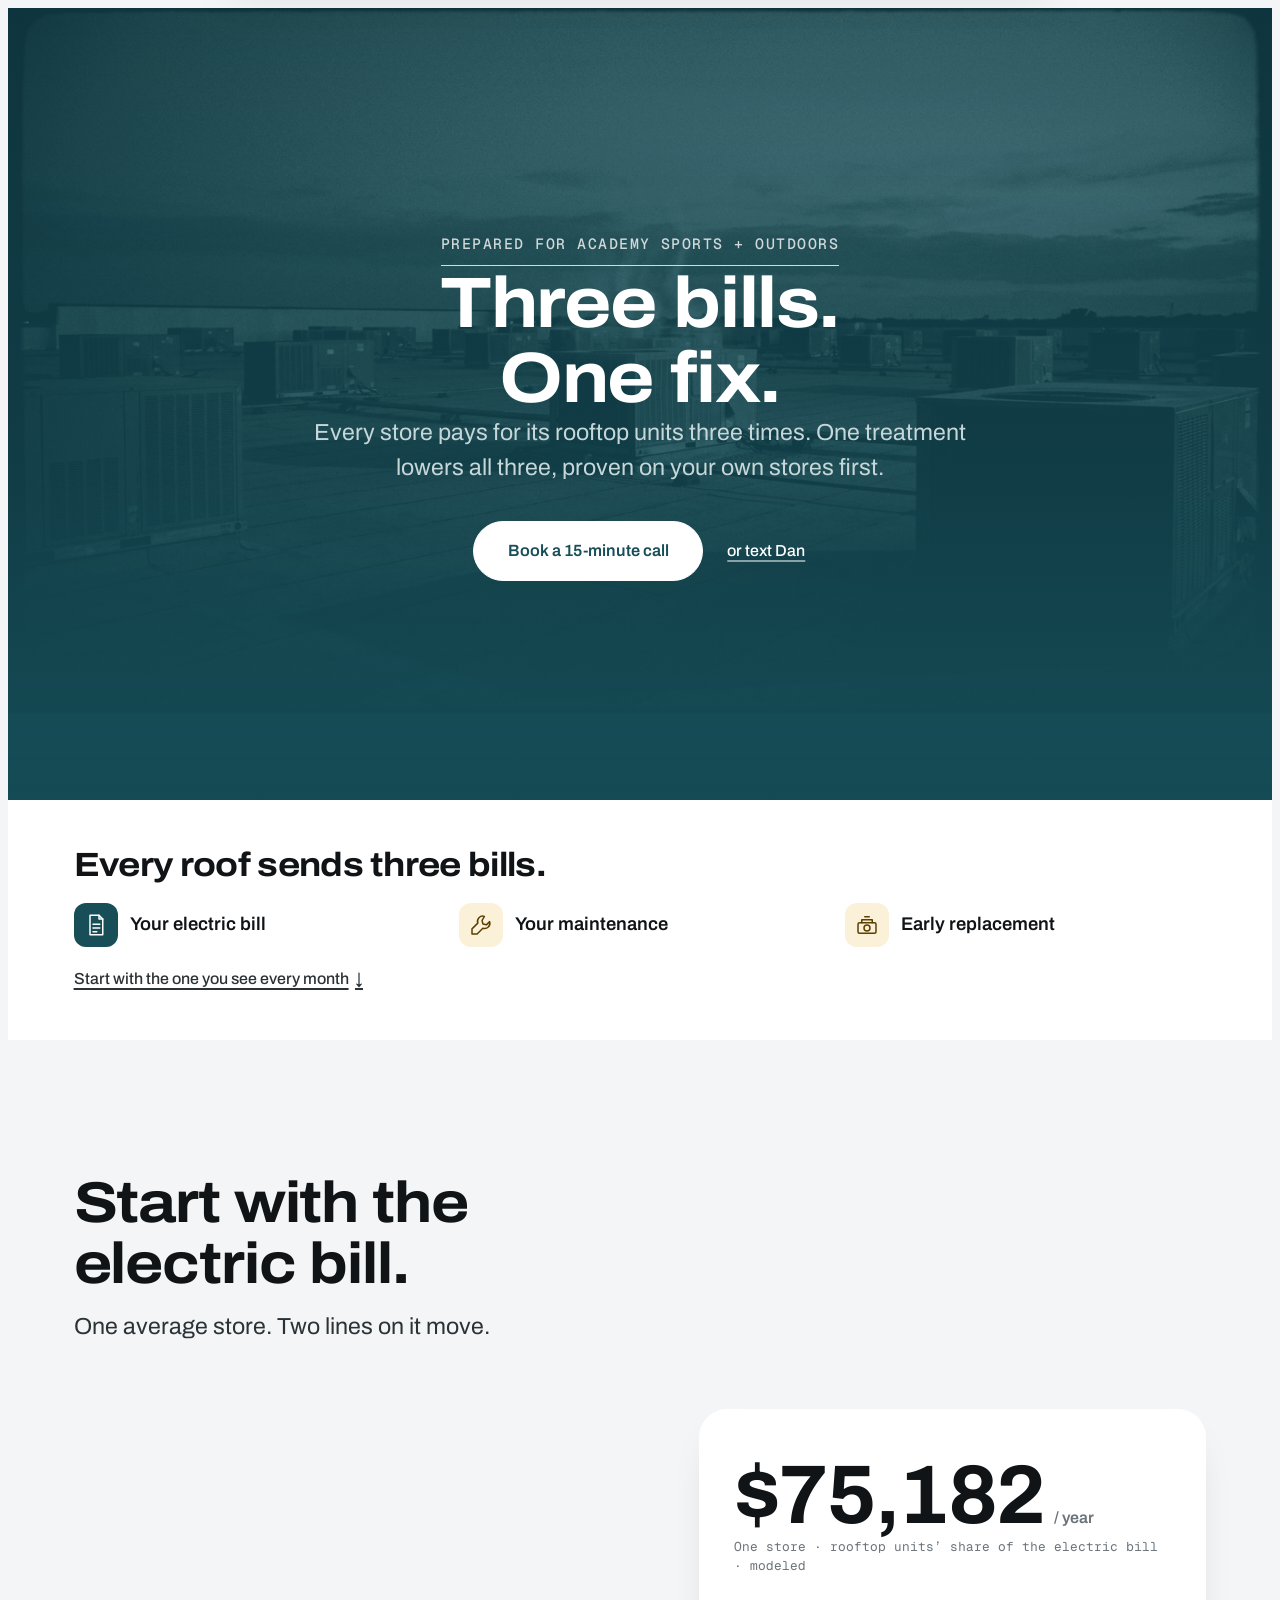
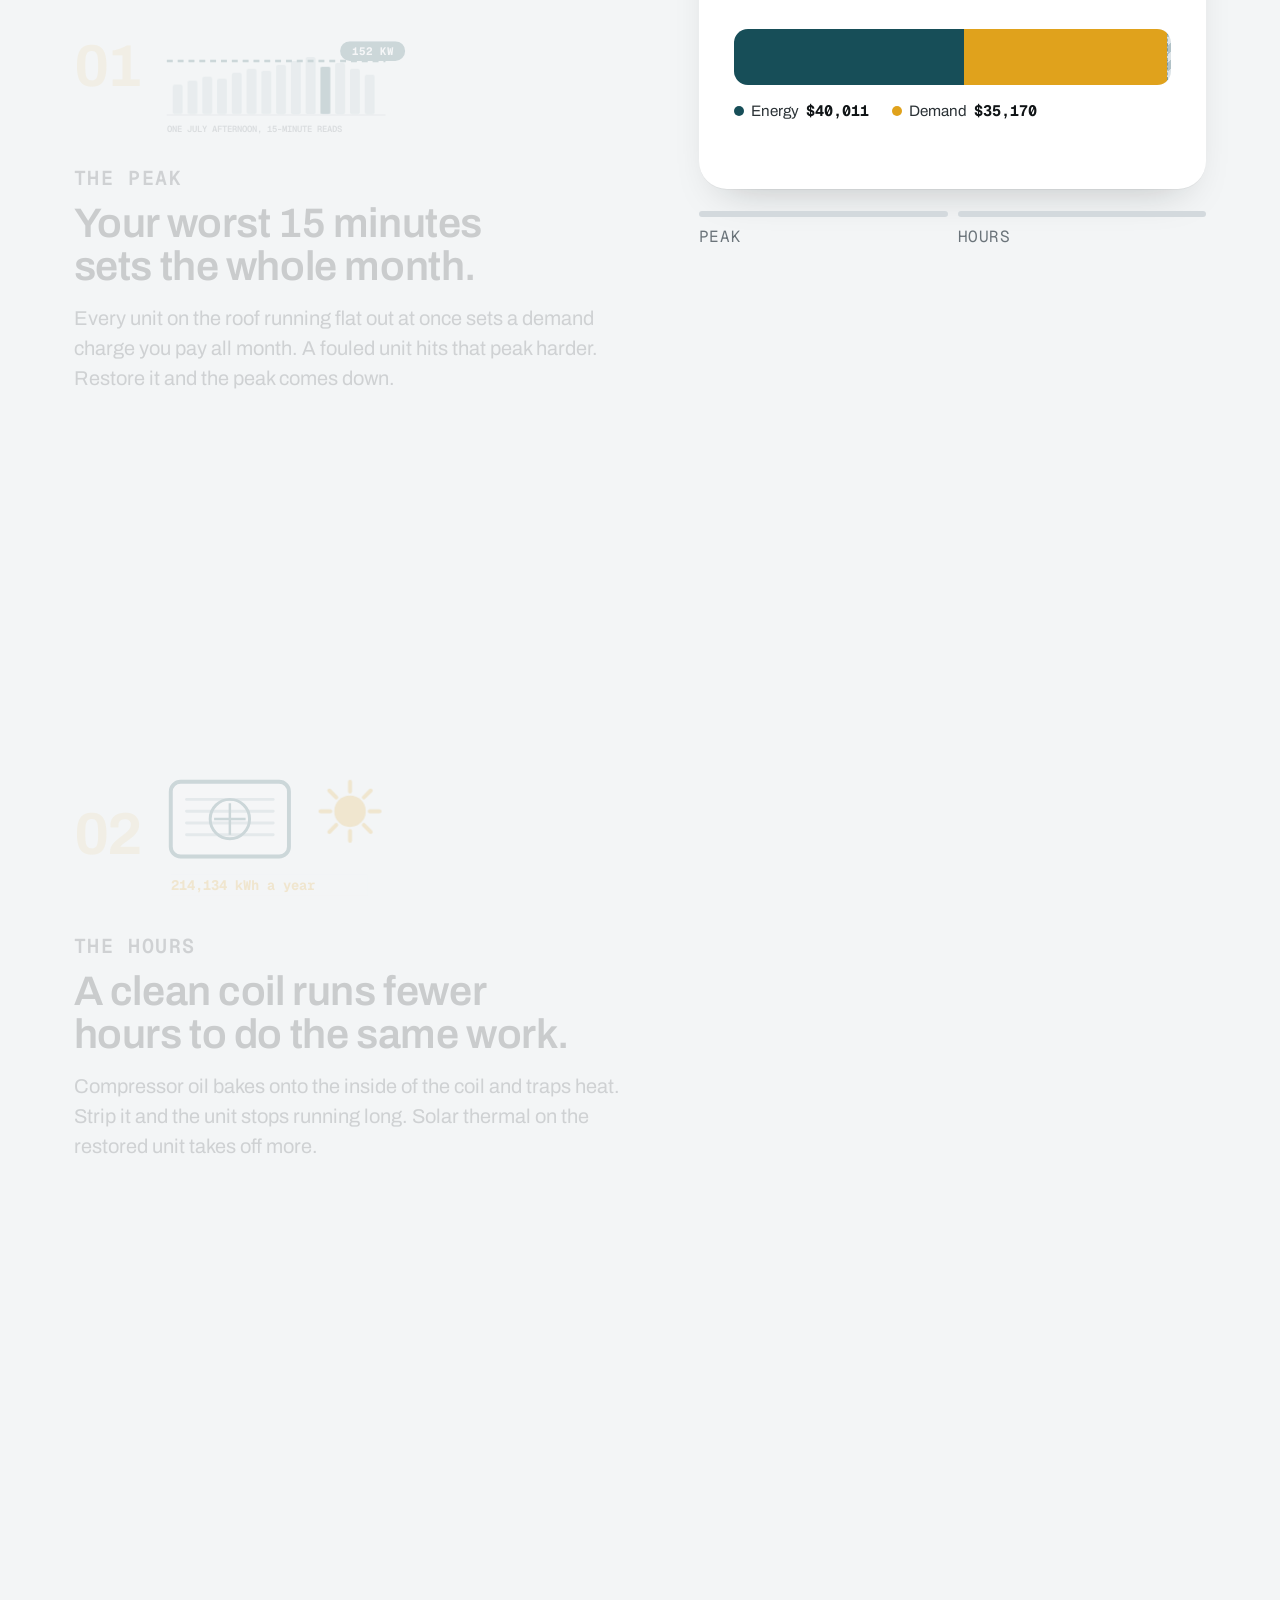
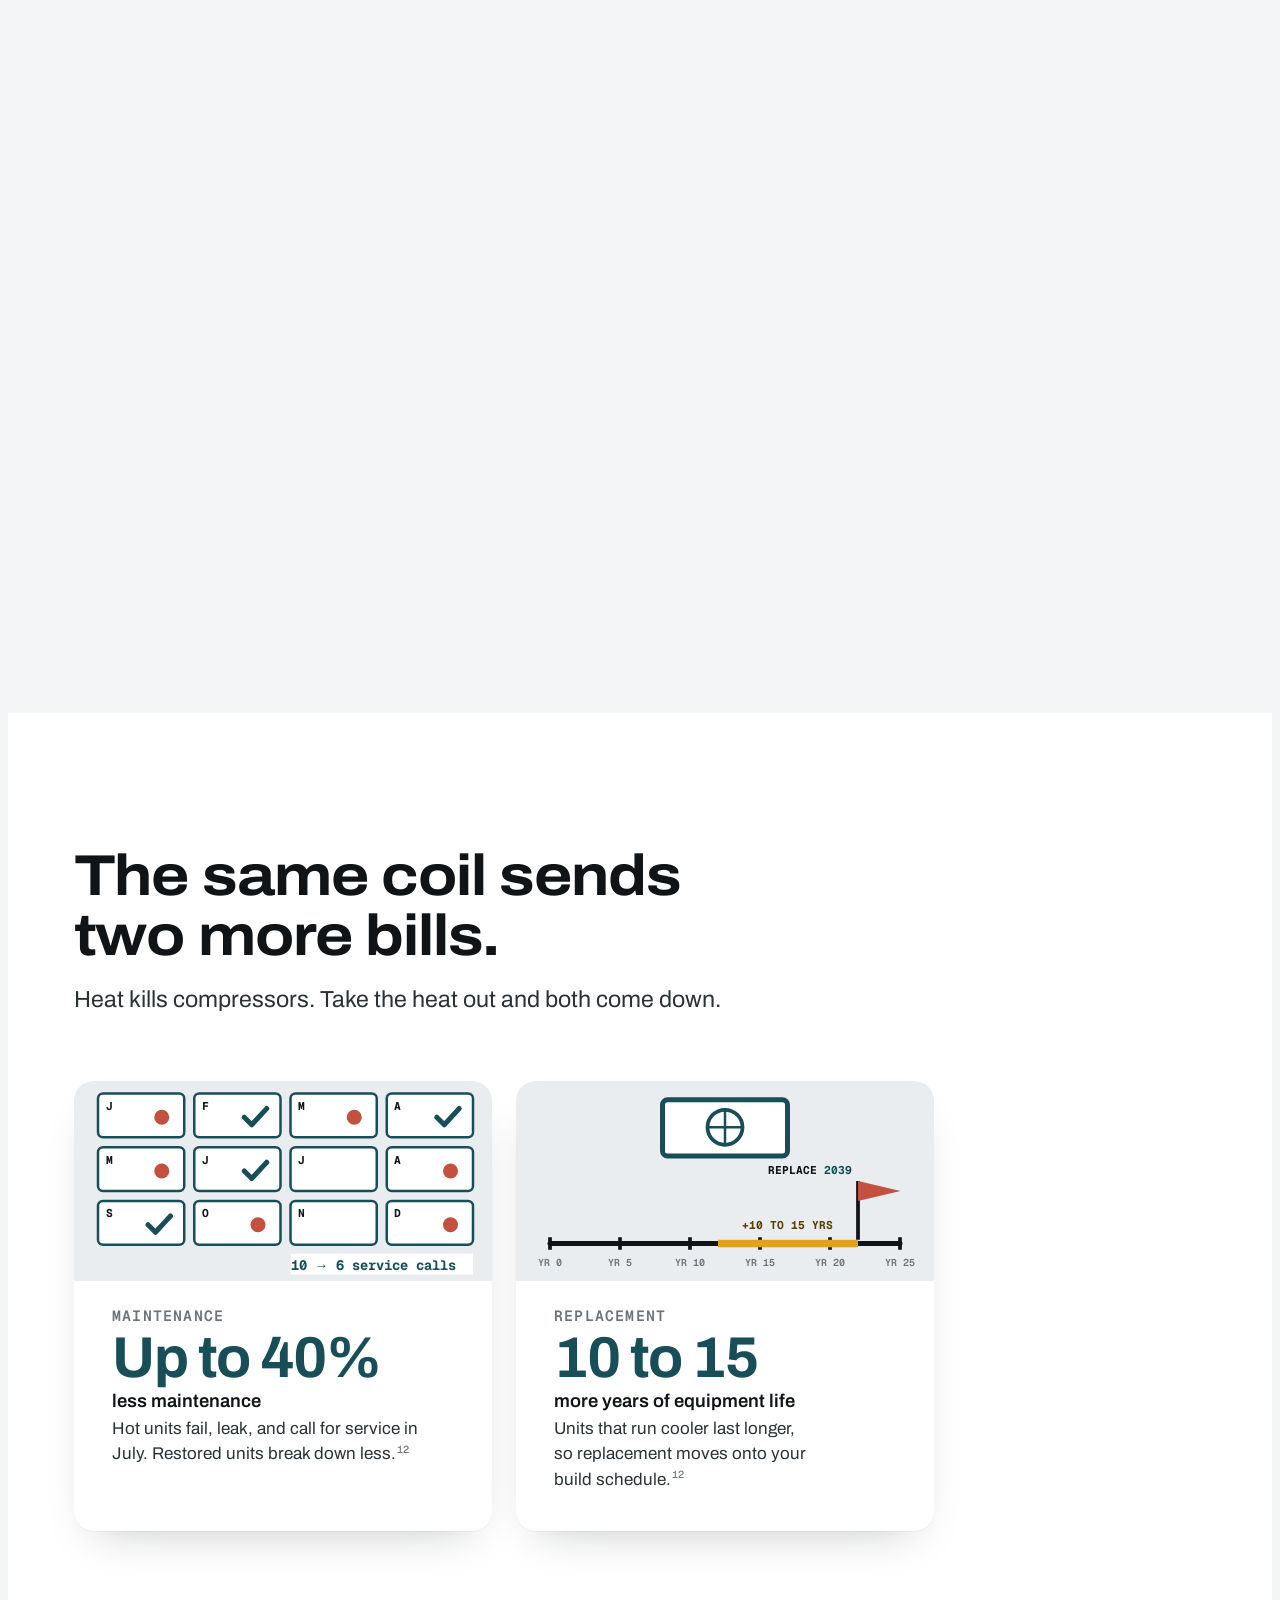
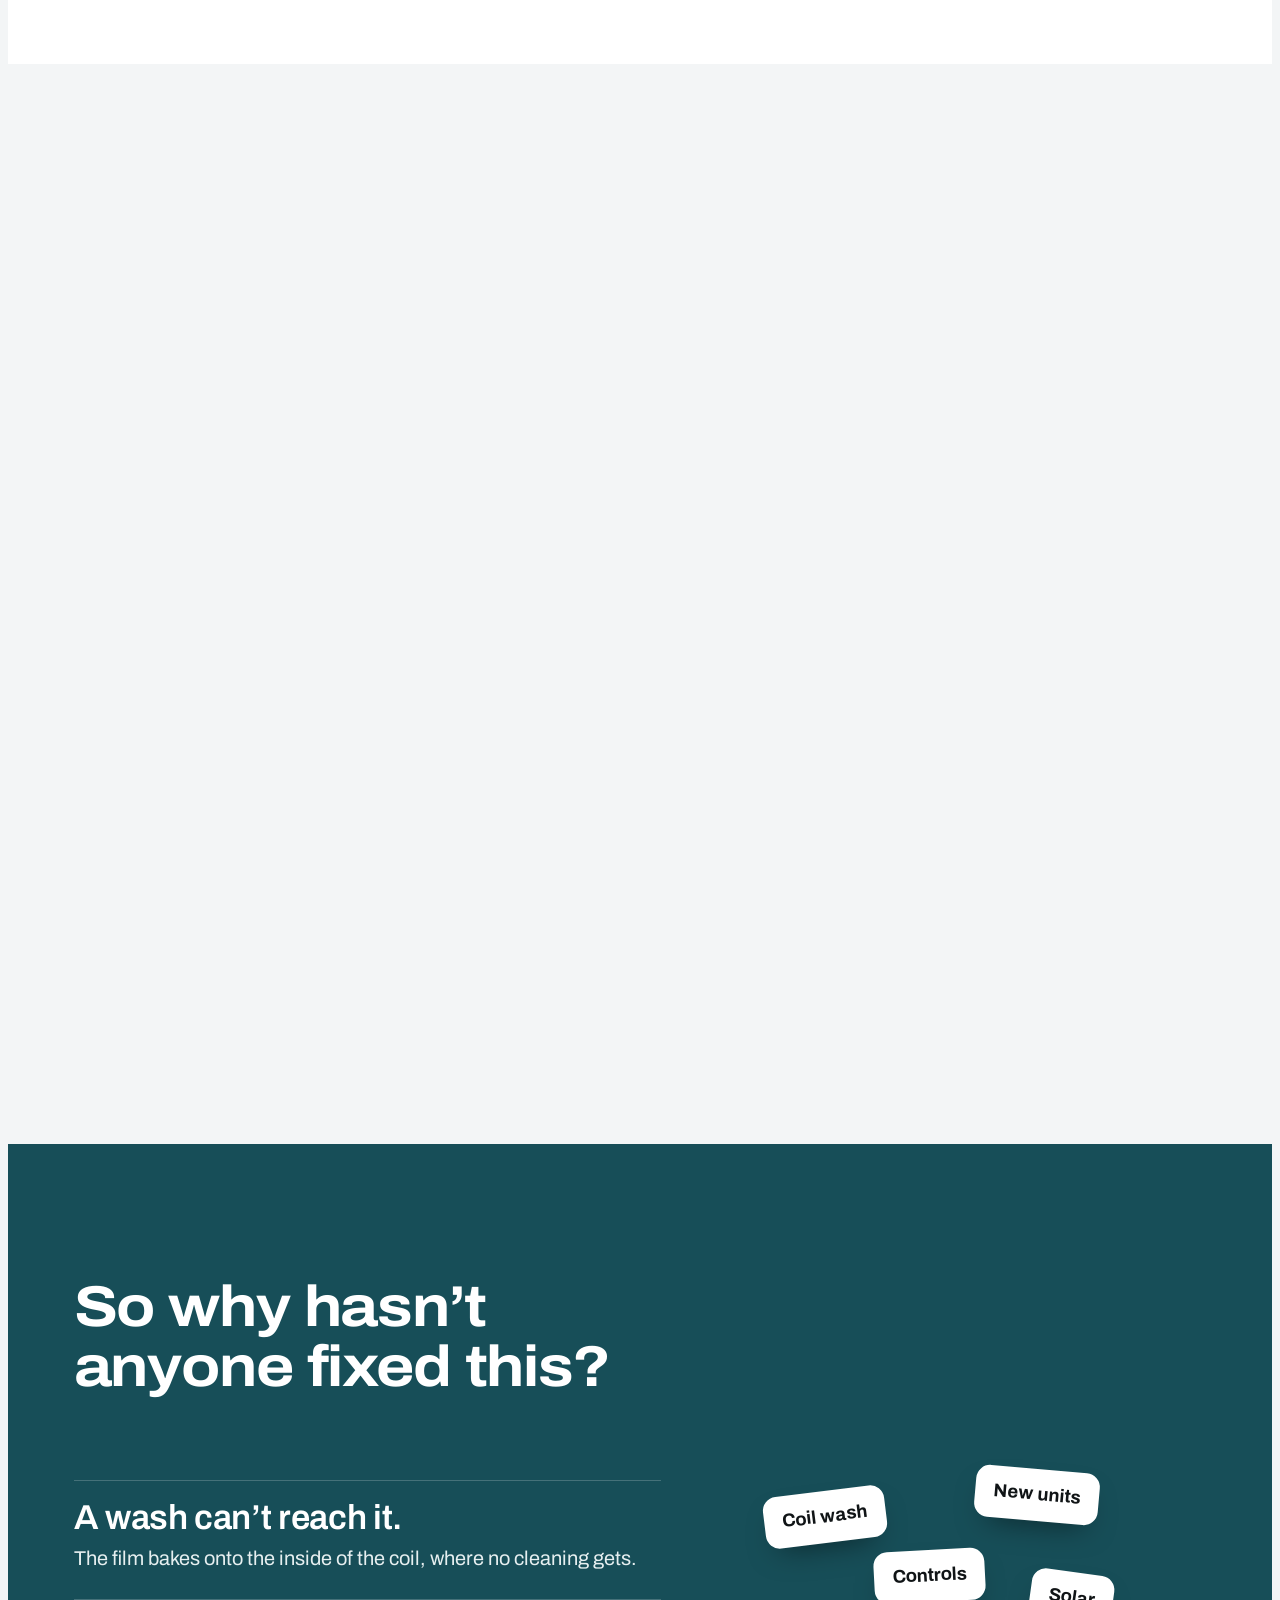
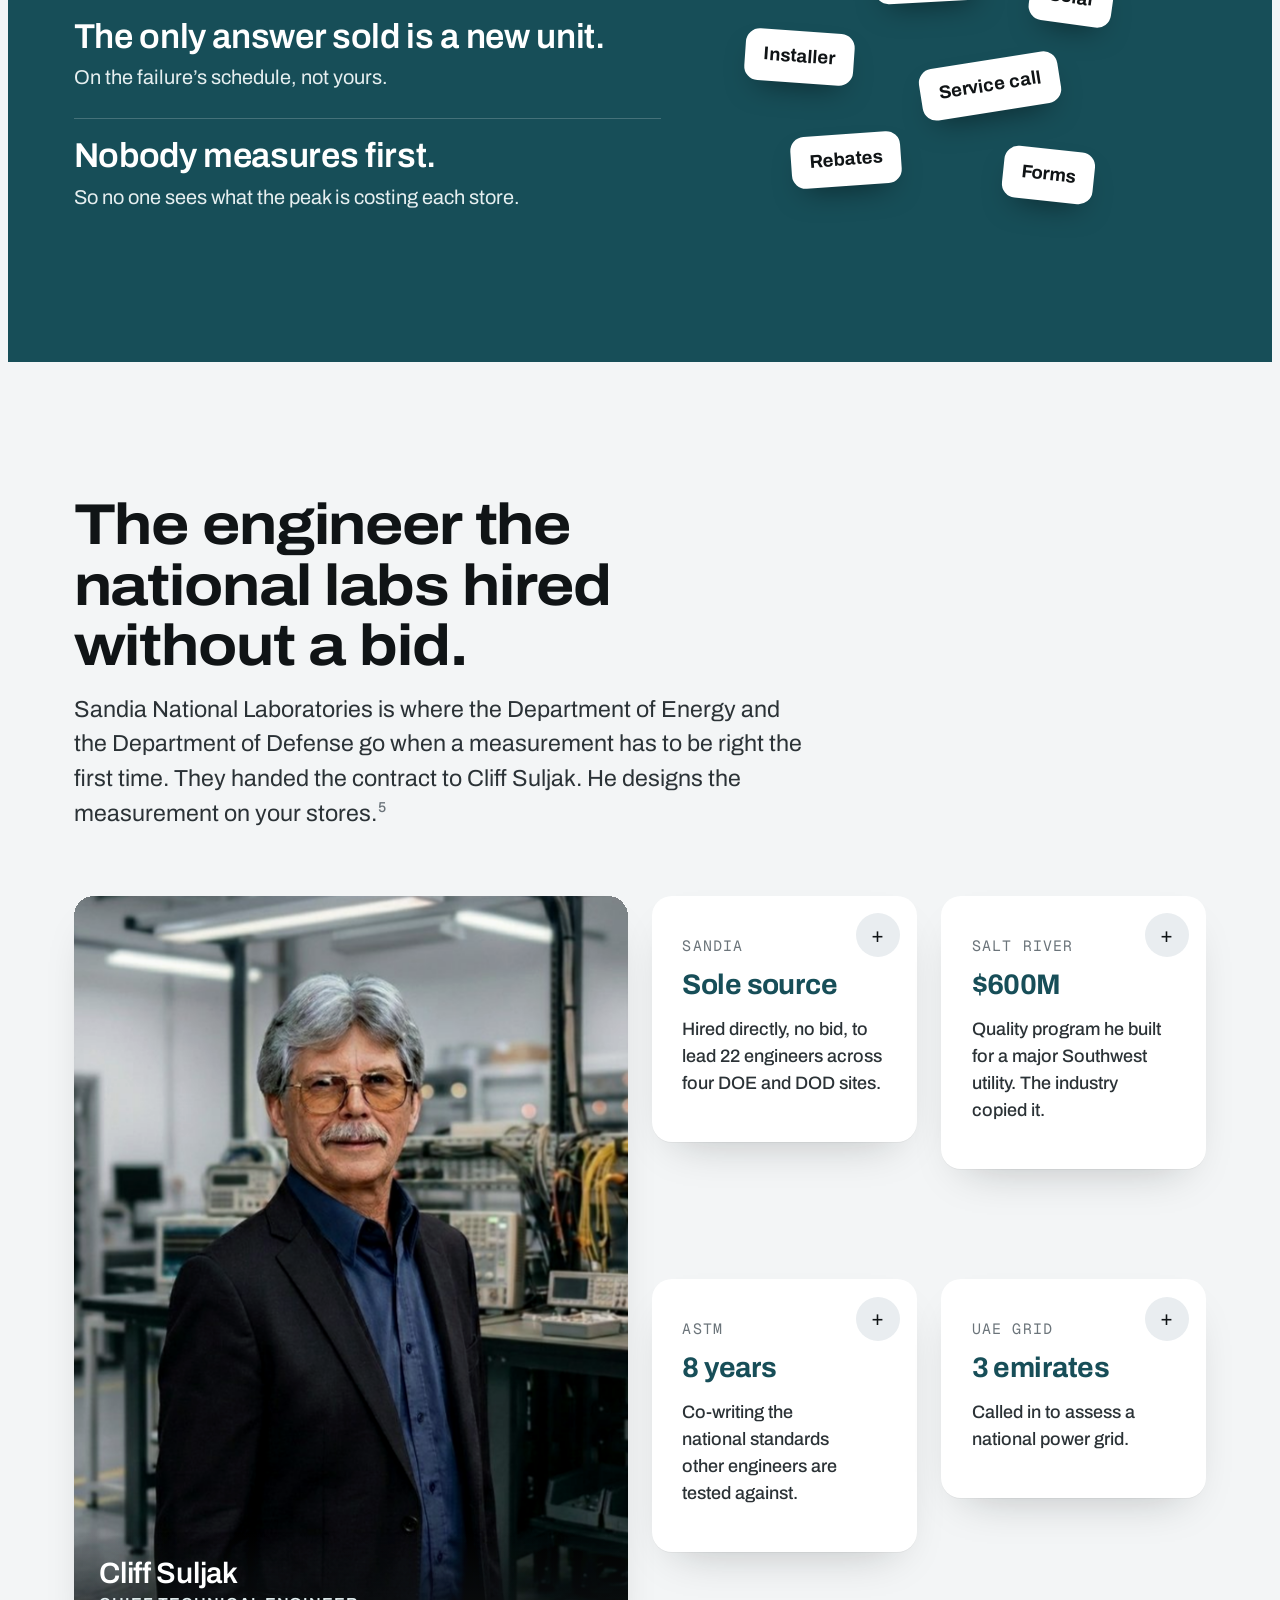
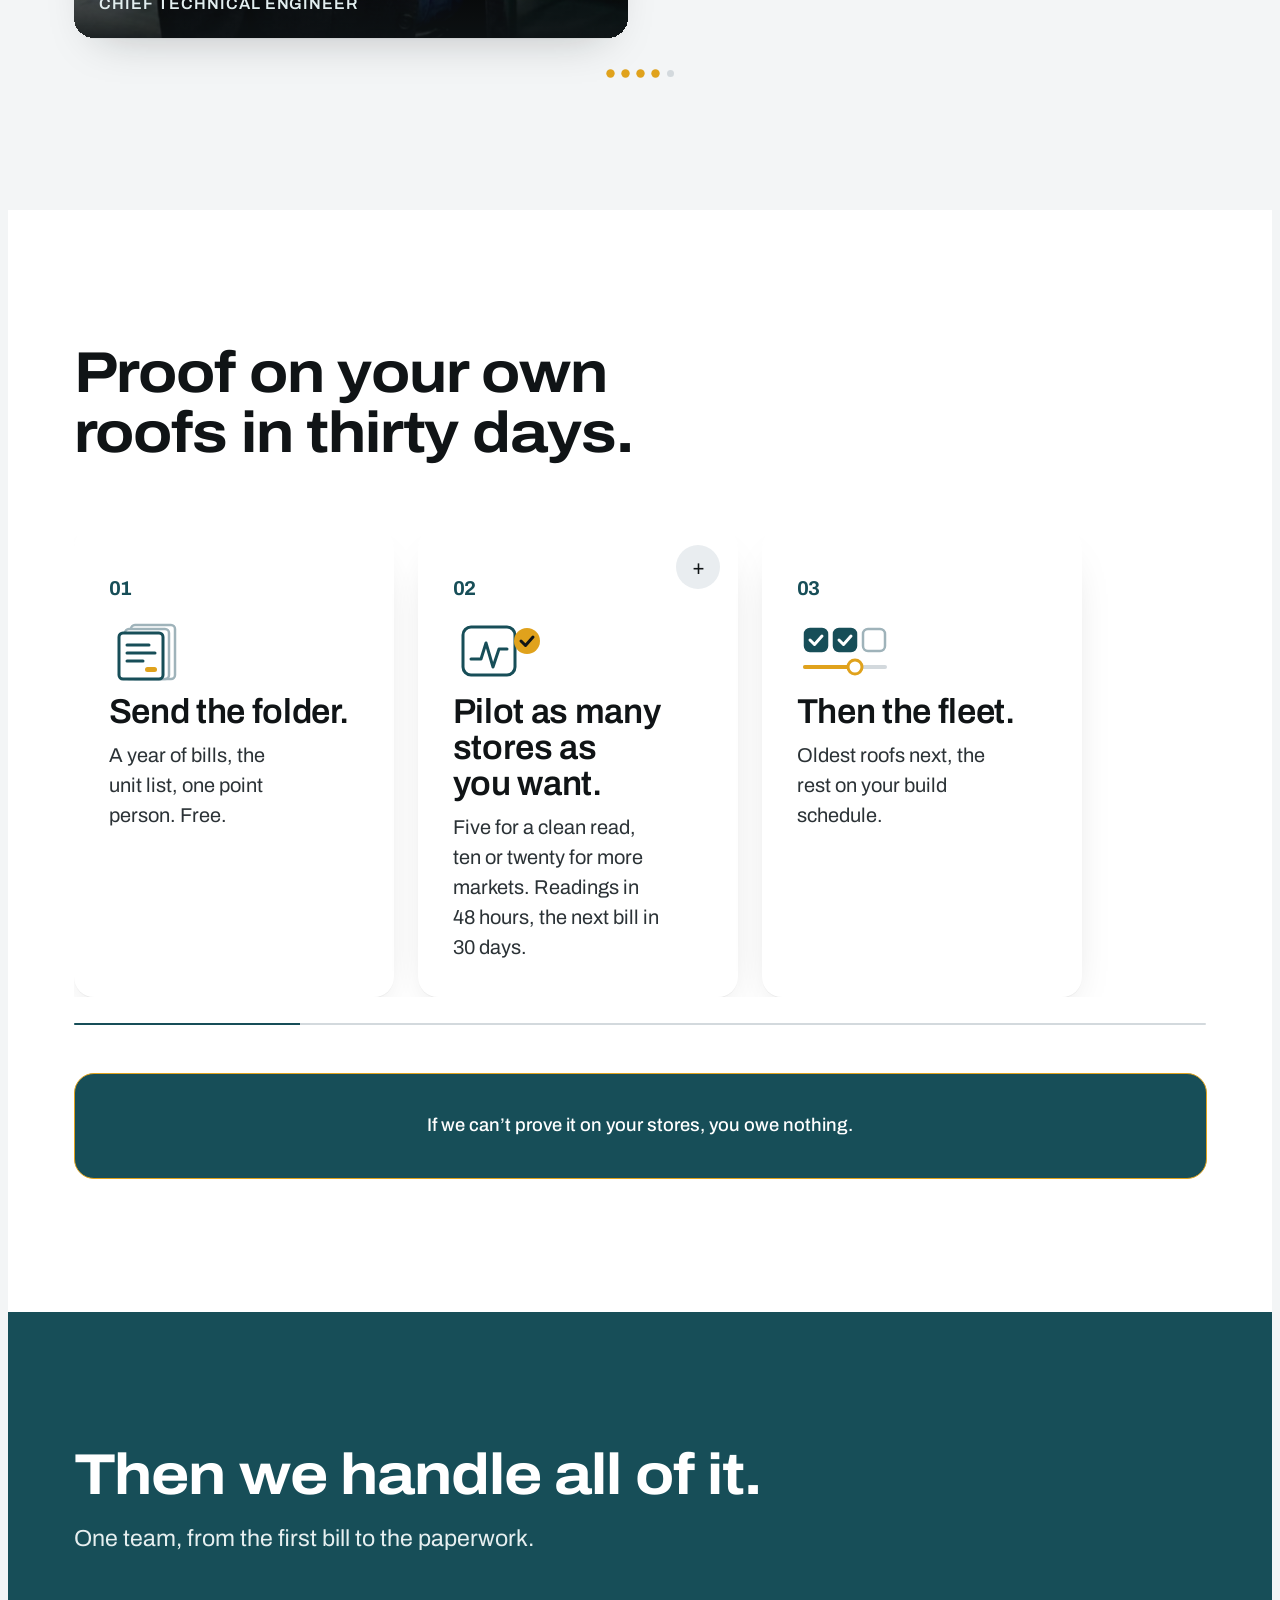
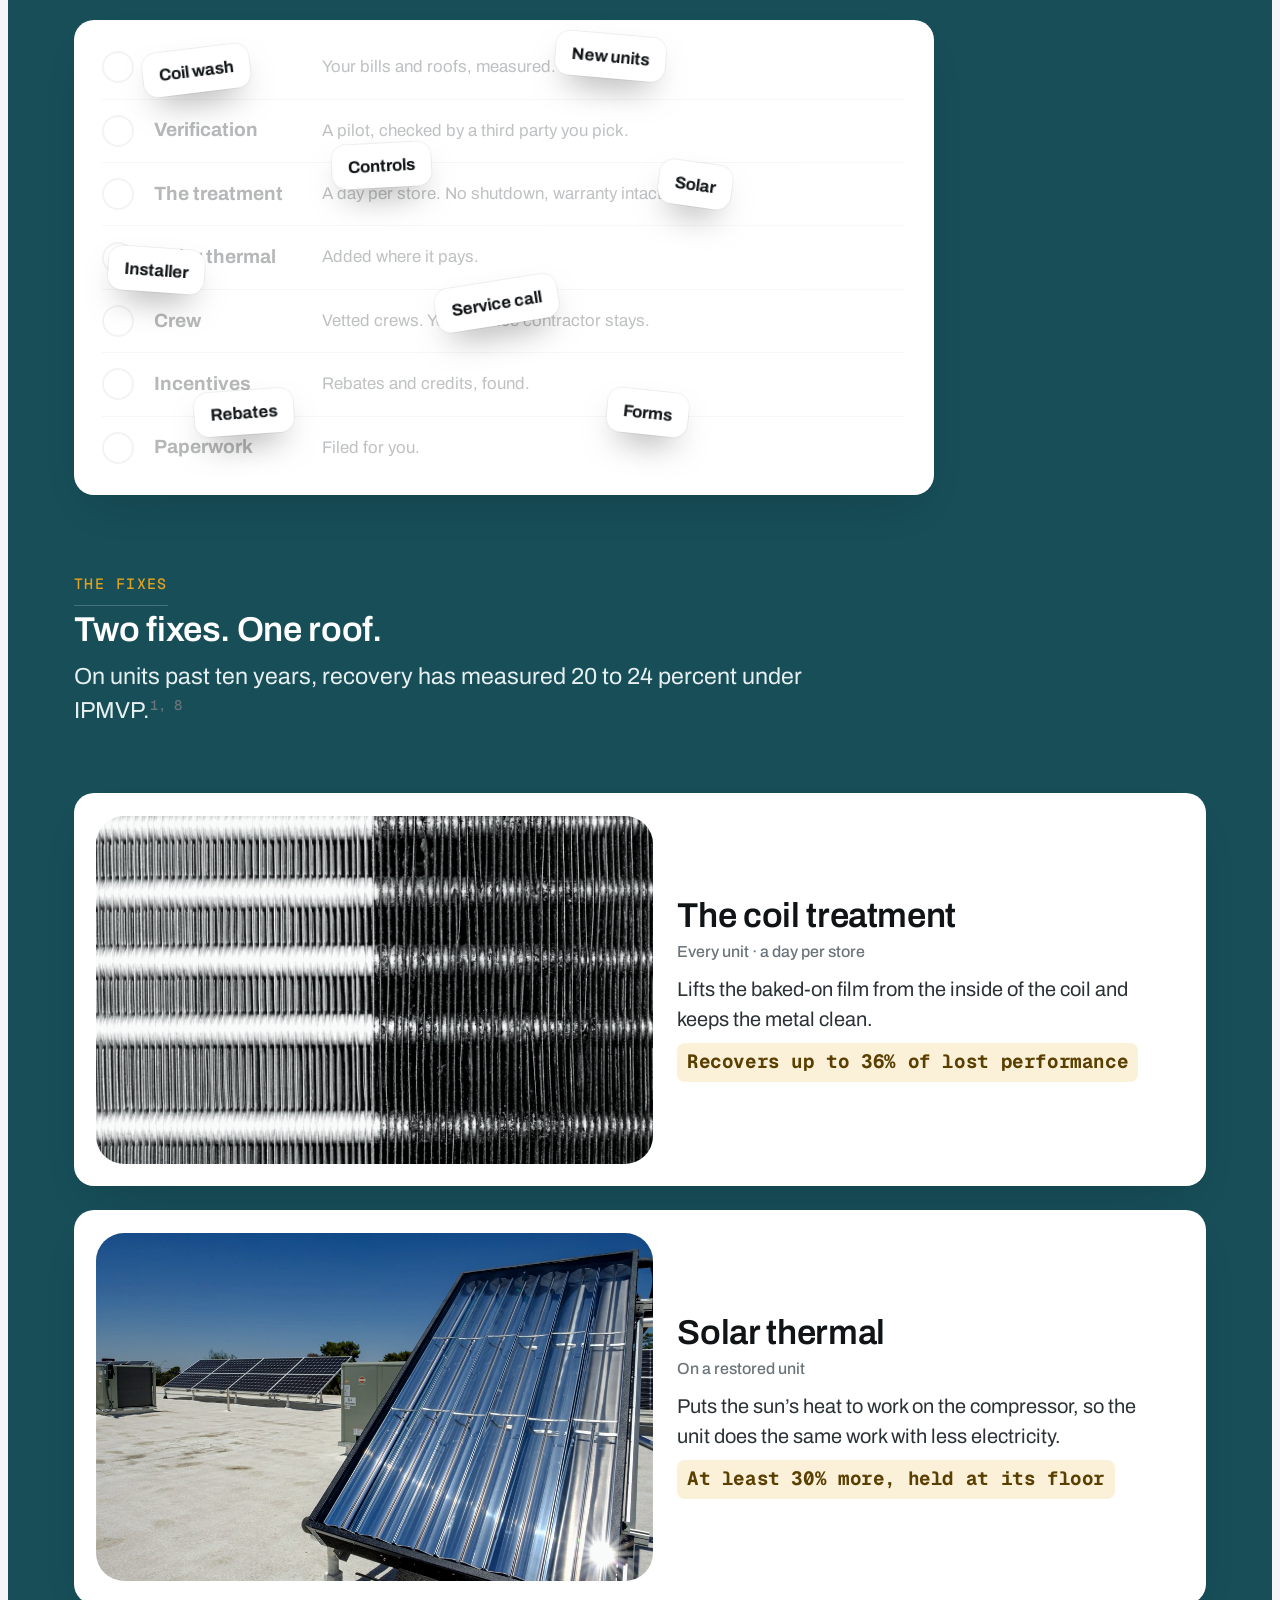
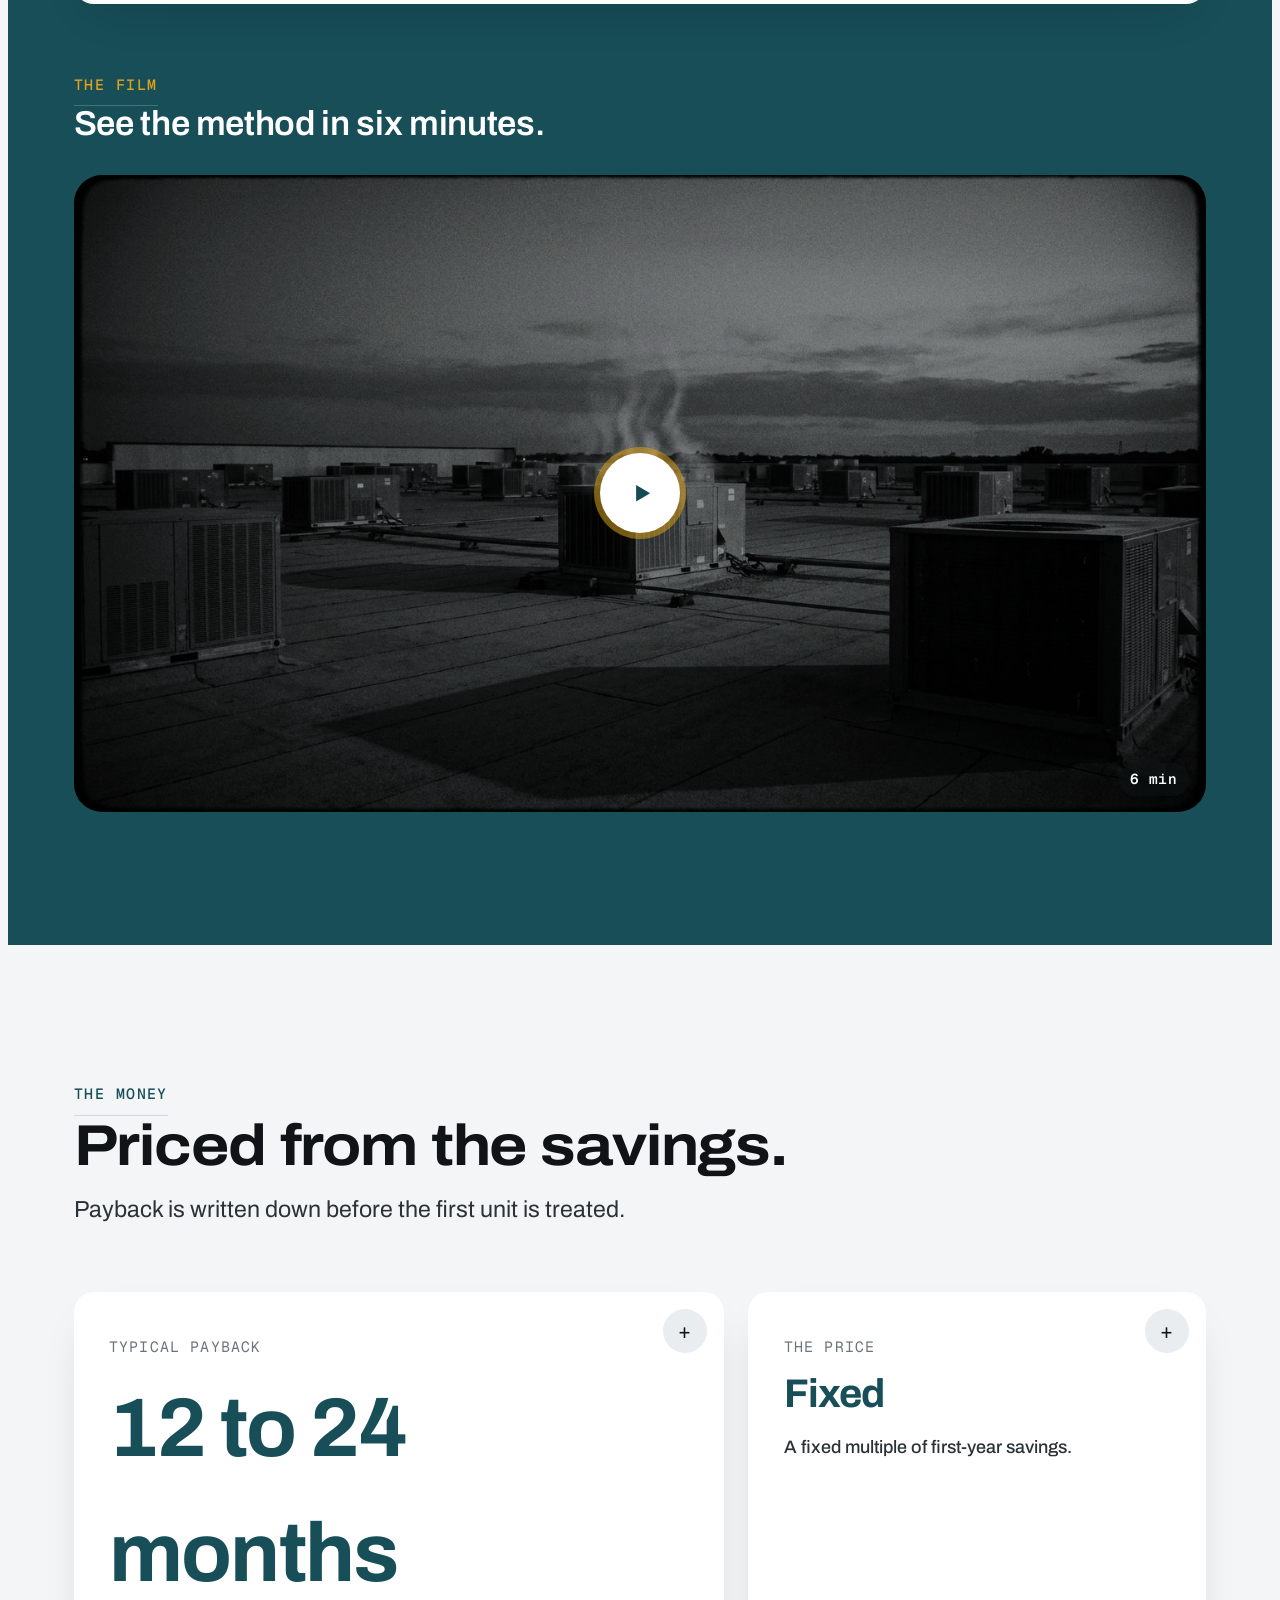
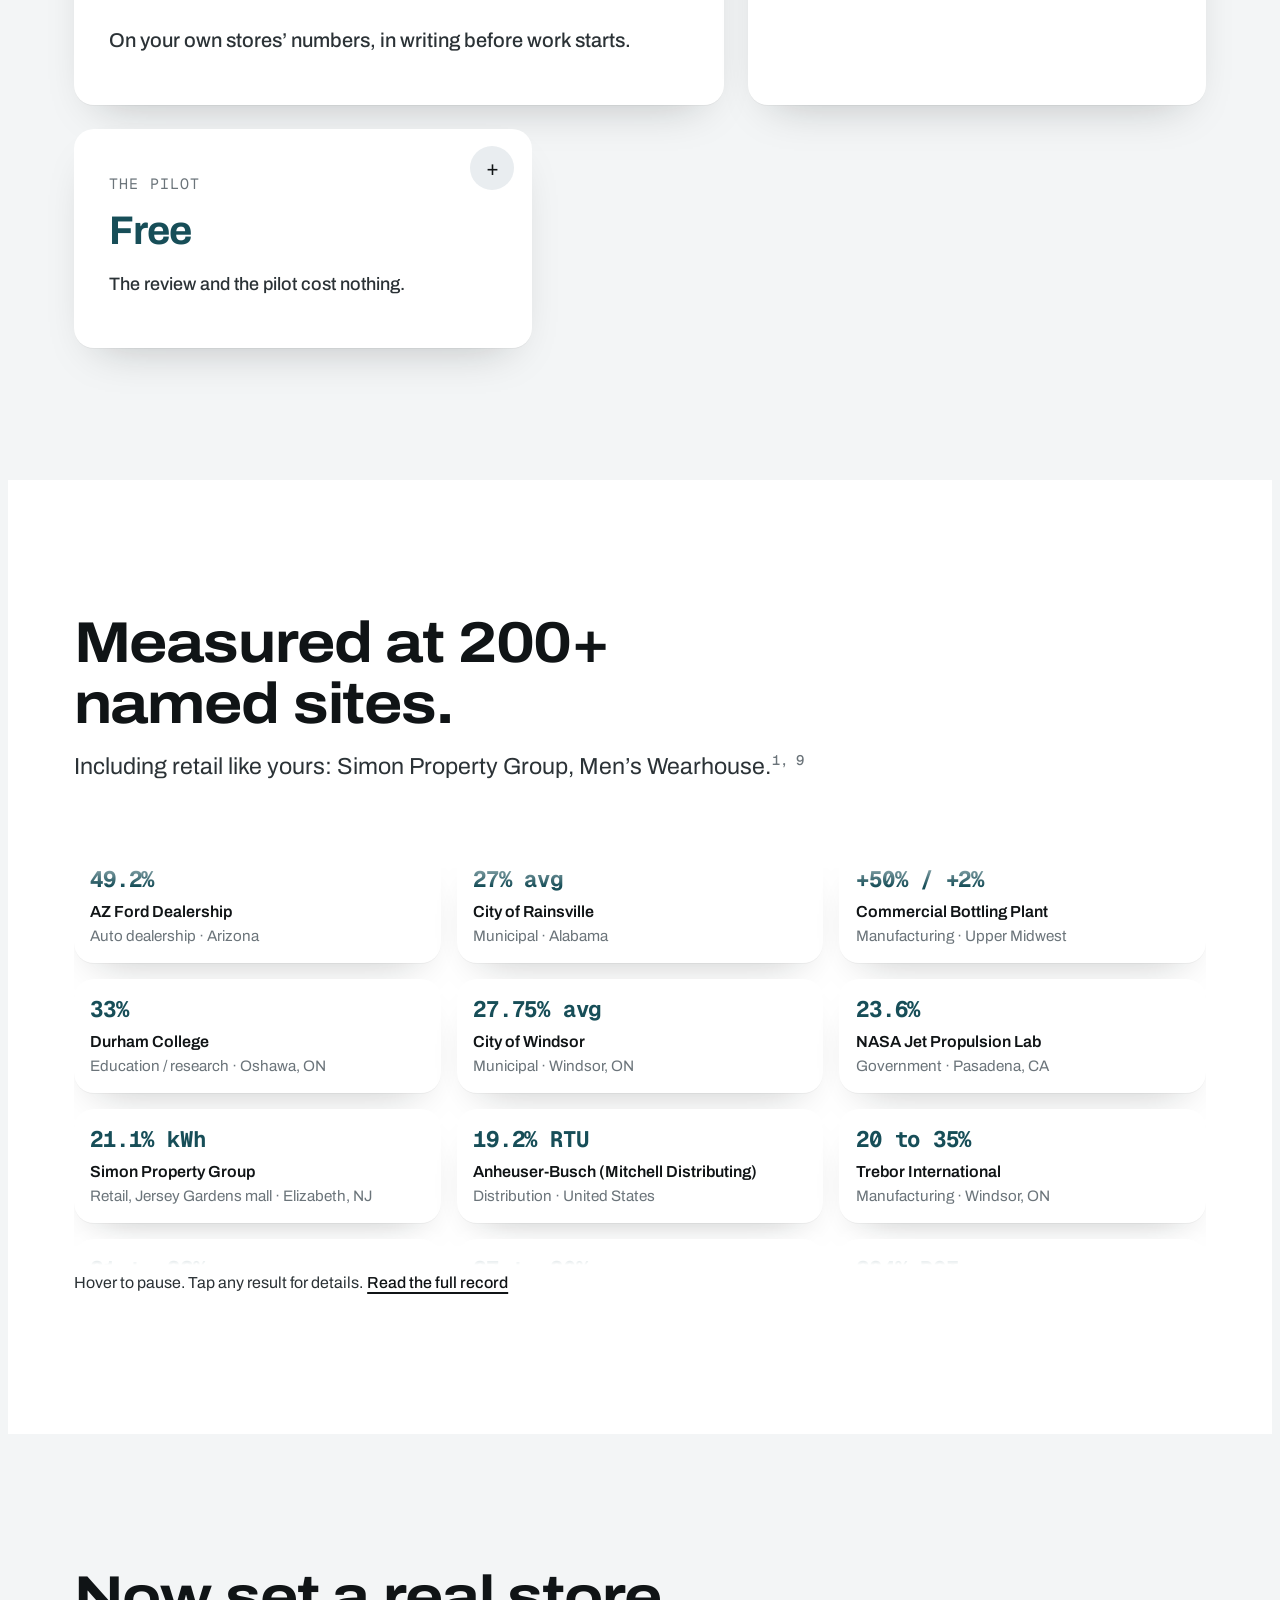
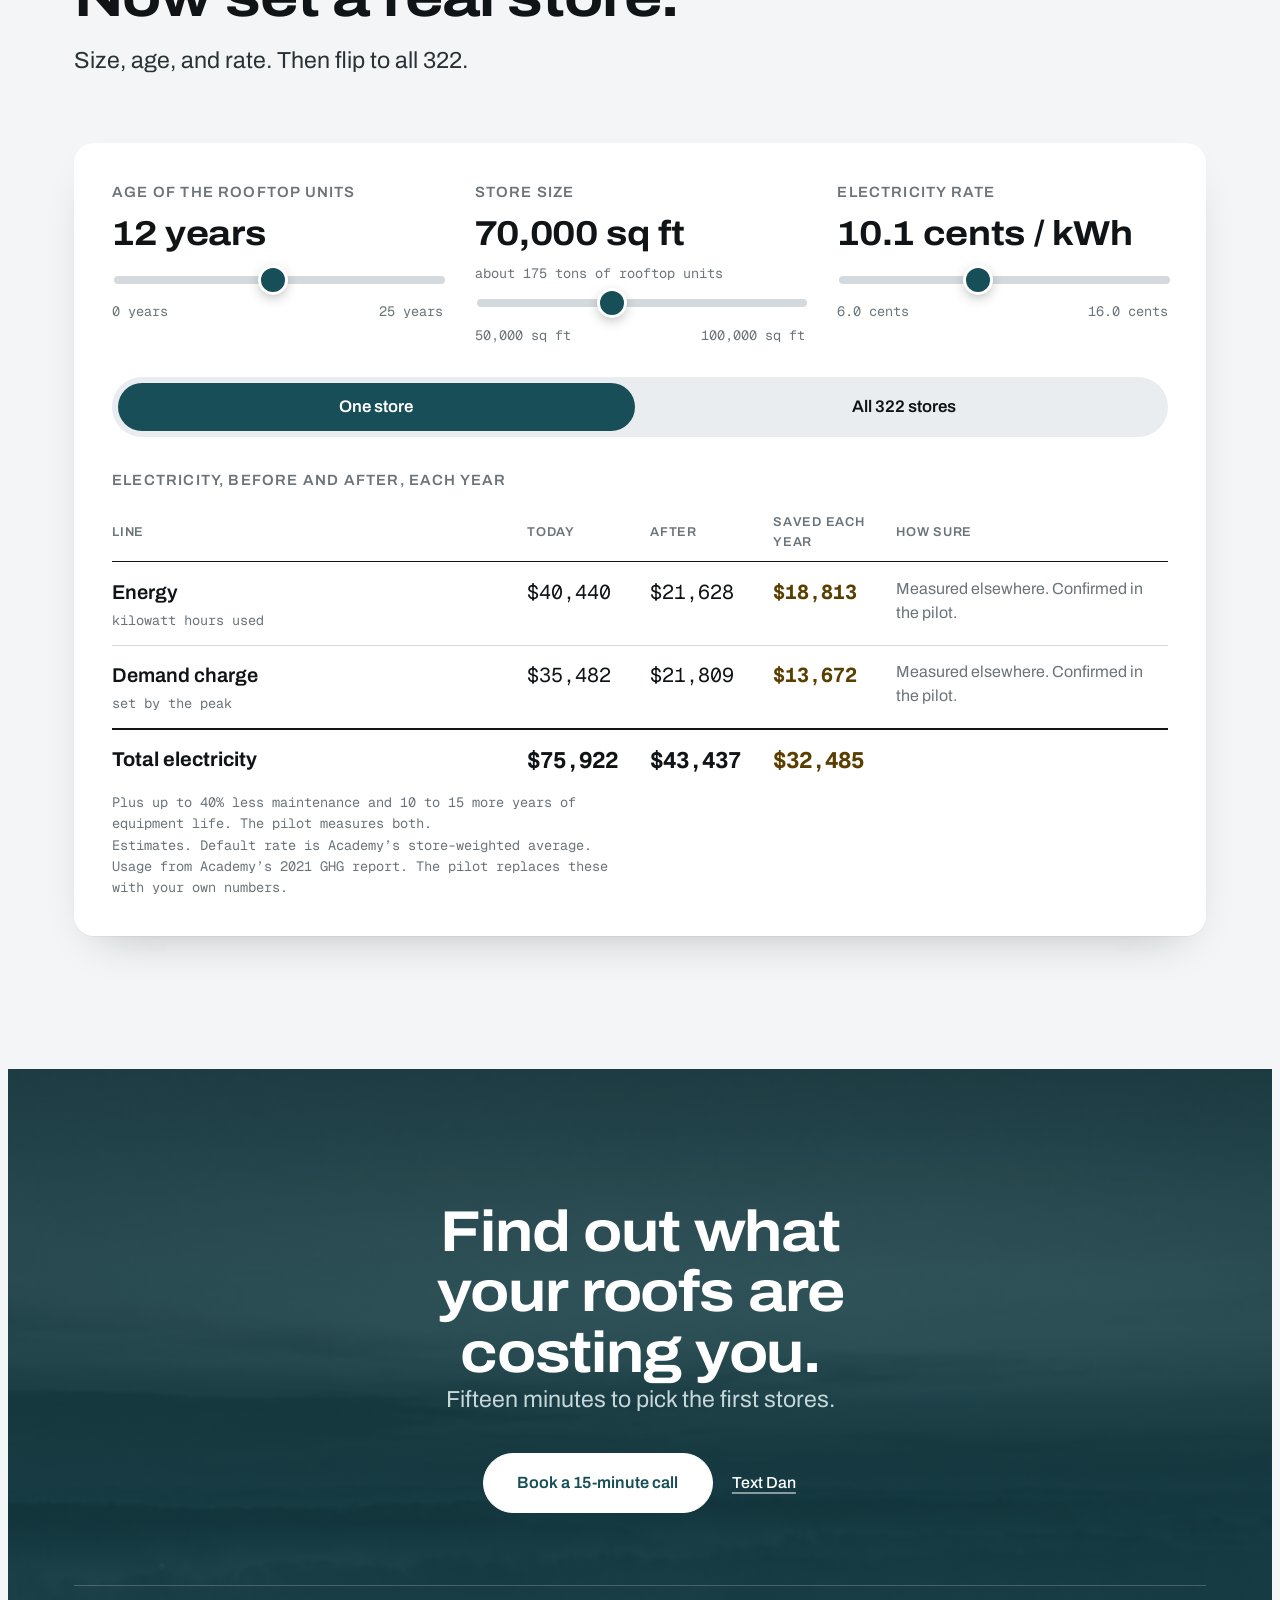
<file: preview/index.html>
<!DOCTYPE html>
<html lang="en" data-book-url="https://book.slashyourenergycost.com/?f=academy">
<head>
<meta charset="UTF-8">
<meta name="viewport" content="width=device-width, initial-scale=1.0">
<title>Energy Plus · Prepared for Academy Sports + Outdoors</title>
<meta name="description" content="Energy Plus proposal for Academy Sports + Outdoors, prepared with Cryogenex.">
<meta name="robots" content="noindex, nofollow">
<meta name="color-scheme" content="light">
<meta name="theme-color" content="#174e58">
<link rel="icon" type="image/svg+xml" href="../assets/favicon/favicon.svg">
<link rel="stylesheet" href="rd/fonts.css">
<link rel="stylesheet" href="rd/v2.css?v=9a">
<link rel="stylesheet" href="rd/v5.css?v=9a">
<link rel="stylesheet" href="rd/v6.css?v=9a">
<link rel="stylesheet" href="rd/v7.css?v=9a">
<style>
  /* Academy page only. Everything else comes from the October redesign (rd/). */

  /* the bill card is per year here, and has no "other" line */
  .ac-billcap { margin-top: 0.4rem; font-family: var(--font-mono); font-size: 0.8rem; color: var(--faint); }
  .v2-billbar__label[data-seg-label="other"] { display: none; }

  /* chapter 2 drawing: a restored coil, hours falling */
  .v2-illust--hours .sun-rays { transform-origin: 196px 52px; }
  .v2-illust--hours.is-playing .sun-rays { animation: acSpin 2400ms var(--ease) forwards; }
  .v2-illust--hours.is-playing .kwh-roll { animation: v2kwhRoll 560ms var(--ease) forwards; animation-delay: 500ms; }
  @keyframes acSpin { from { transform: rotate(-40deg); opacity: 0.3; } to { transform: rotate(0); opacity: 1; } }
  .v2-static .v2-illust--hours .kwh-roll, .v2-reduced .v2-illust--hours .kwh-roll { transform: translateY(-20px); }


  /* two fixes: show the wide cards on every screen size */
  .ac-fixes { display: grid !important; }
  .ac-fixes .v2-card--suncore { grid-column: span 12; }
  .ac-fixes .v2-card--suncore .v2-card--media img { width: 100%; height: 100%; object-fit: cover; display: block; }
  .ac-fixes .v2-card__fig { margin-top: 0.8rem; font-family: var(--font-mono); font-weight: 700; font-size: 1.2rem; color: var(--ochre-ink); background: var(--ochre-wash); display: inline-block; padding: 0.3rem 0.6rem; border-radius: var(--r-chip); }
  .ac-fixes .v2-suncore-copy p + p { margin-top: 0.6rem; }

  /* the store calculator, in the redesign's card */
  .ac-calc { background: #fff; border-radius: var(--r-card); box-shadow: var(--shadow-card); padding: clamp(1.4rem, 3vw, 2.4rem); }
  .ac-calc .controls { display: flex; flex-direction: column; gap: 1.5rem; }
  .ac-calc .range-row { border-bottom: 1px solid var(--rule); padding-bottom: 1.5rem; min-width: 0; }
  .ac-calc label { display: block; font-size: var(--eyebrow); font-weight: 600; letter-spacing: 0.08em; text-transform: uppercase; color: var(--faint); }
  .ac-calc .range-value { display: block; font-family: var(--font-sans); font-weight: 700; font-stretch: 112%; font-size: var(--card-h); color: var(--ink); margin-top: 0.3rem; letter-spacing: -0.01em; text-transform: none; }
  .ac-calc .sub { font-family: var(--font-mono); font-size: 0.85rem; color: var(--faint); margin-top: 0.2rem; }
  .ac-calc input[type="range"] { -webkit-appearance: none; appearance: none; width: 100%; height: 8px; border-radius: var(--r-pill); background: var(--rule); margin-top: 1rem; outline: none; }
  .ac-calc input[type="range"]::-webkit-slider-thumb { -webkit-appearance: none; appearance: none; width: 30px; height: 30px; border-radius: 50%; background: var(--petrol); border: 3px solid #fff; box-shadow: 0 4px 14px -4px rgb(16 20 22 / 0.45); cursor: pointer; }
  .ac-calc input[type="range"]::-moz-range-thumb { width: 30px; height: 30px; border-radius: 50%; background: var(--petrol); border: 3px solid #fff; cursor: pointer; }
  .ac-calc .range-minmax { display: flex; justify-content: space-between; font-family: var(--font-mono); font-size: 0.85rem; color: var(--faint); margin-top: 0.6rem; }
  .ac-calc .toggle { display: flex; gap: 0.6rem; padding: 0.35rem; background: var(--paper-2); border-radius: var(--r-pill); }
  .ac-calc .toggle button { flex: 1; min-height: 48px; border-radius: var(--r-pill); border: 0; background: transparent; color: var(--ink); font-family: var(--font-sans); font-weight: 600; font-size: 1.05rem; cursor: pointer; }
  .ac-calc .toggle button[aria-pressed="true"] { background: var(--petrol); color: #fff; }
  @media (min-width: 720px) {
    .ac-calc .controls { flex-direction: row; flex-wrap: wrap; gap: 2rem; }
    .ac-calc .range-row { flex: 1 1 220px; border-bottom: 0; padding-bottom: 0; }
    .ac-calc .toggle { flex-basis: 100%; }
  }
  .ledger-table { width: 100%; border-collapse: collapse; margin-top: 2rem; }
  .ledger-table caption { text-align: left; font-size: var(--eyebrow); font-weight: 600; letter-spacing: 0.08em; text-transform: uppercase; color: var(--faint); margin-bottom: 0.8rem; }
  .ledger-table th { text-align: left; font-size: 0.8rem; letter-spacing: 0.06em; text-transform: uppercase; color: var(--faint); font-weight: 600; border-bottom: 1px solid var(--ink); padding: 0.6rem 0.6rem 0.6rem 0; }
  .ledger-table td { padding: 0.9rem 0.6rem 0.9rem 0; border-bottom: 1px solid var(--rule); vertical-align: top; font-size: var(--body); color: var(--body-c); }
  .ledger-table .bill { font-weight: 600; color: var(--ink); white-space: nowrap; }
  .ledger-table .bill-sub { display: block; font-family: var(--font-mono); font-weight: 400; font-size: 0.85rem; color: var(--faint); margin-top: 0.2rem; white-space: normal; }
  .ledger-table .num { font-family: var(--font-mono); font-size: 1.25rem; color: var(--ink); font-variant-numeric: tabular-nums; white-space: nowrap; }
  .ledger-table .num.money { color: var(--ochre-ink); font-weight: 700; }
  .ledger-table .conf { color: var(--faint); font-size: 1rem; }
  .ledger-table .conf em { color: var(--ochre-ink); }
  .ledger-table tr.total td { border-top: 2px solid var(--ink); border-bottom: 0; font-weight: 700; }
  .ledger-table tr.total .num { font-size: 1.4rem; }
  .calc-note { font-family: var(--font-mono); font-size: 0.85rem; color: var(--faint); margin-top: 0.9rem; line-height: 1.55; max-width: 70ch; }
  @media (min-width: 1024px) { .ledger-table .num { width: 1%; padding-right: 2rem; } .ledger-table .conf { width: 17rem; } }
  @media (max-width: 1023.9px) {
    .ledger-table thead { position: absolute; width: 1px; height: 1px; overflow: hidden; clip: rect(0 0 0 0); white-space: nowrap; }
    .ledger-table, .ledger-table tbody, .ledger-table tr, .ledger-table td { display: block; width: 100%; }
    .ledger-table caption { display: block; }
    .ledger-table tr { border: 1px solid var(--rule); border-radius: 14px; margin-top: 1rem; overflow: hidden; }
    .ledger-table tr.total { border: 2px solid var(--ink); }
    .ledger-table td { padding: 0.85rem 1rem; }
    .ledger-table tr.total td { border-top: 0; border-bottom: 1px solid var(--rule); }
    .ledger-table td:last-child { border-bottom: 0; }
    .ledger-table td.bill { background: var(--paper); white-space: normal; font-size: 1.2rem; }
    .ledger-table td.num { display: flex; justify-content: space-between; align-items: baseline; gap: 1rem; }
    .ledger-table td.num::before, .ledger-table td.conf::before { content: attr(data-label); font-family: var(--font-sans); font-size: 0.8rem; font-weight: 600; letter-spacing: 0.06em; text-transform: uppercase; color: var(--faint); }
    .ledger-table td.conf::before { display: block; margin-bottom: 0.35rem; }
    .ledger-table td.conf:empty { display: none; }
  }

  /* Cliff's figures: fit the card on tablets */
  @media (min-width: 600px) and (max-width: 1023.9px) { .v2-bento--cliff .v2-card__fig { font-size: clamp(1.7rem, 4.4vw, 2.6rem); } }
  /* the flip-board letters are boxes; keep each word's letters together */
  .v2-bento--cliff .v2-card__fig > span[aria-hidden] { display: inline; }

  /* the scattered chips are longer than the original labels; keep them on screen */
  .v5-why { overflow-x: clip; }

  /* never split a word mid-word at any width */
  body { overflow-wrap: break-word; hyphens: manual; }
  h1, h2, h3, h4 { text-wrap: balance; }
</style>
<script>
  /* the vendor chips in "we handle all of it": [label, row it lands in, x%, y%, tilt] */
  window.V7_CHIPS = [
    ["Coil wash", 2, 8, 6, -7], ["New units", 2, 56, 3, 5], ["Controls", 2, 30, 26, -3], ["Solar", 3, 68, 30, 8],
    ["Installer", 4, 4, 48, 4], ["Service call", 4, 42, 55, -9], ["Rebates", 5, 14, 78, -4], ["Forms", 6, 62, 78, 6]
  ];
</script>
</head>
<body class="v2">

<!-- sticky pill bar -->
<div class="v2-bar" data-bar>
  <a class="v2-bar__mark" href="#top" aria-label="Energy Plus, home" data-mark>
    <svg class="v2-bar__mark-svg" data-mark-svg viewBox="0 0 5361.0 687.3" xmlns="http://www.w3.org/2000/svg" role="img" aria-hidden="true"><g transform="translate(0 687.3) scale(1 -1)">
      <path class="v2-mark-letter" style="--lx:0px" d="M80.3626766204834 0V687.3060457706451H719.5499982833862V541.8881661891937H271.6810805797577V419.489976644516H663.2182867527008V278.3979938030243H271.6810805797577V145.41787958145142H726.7925674915314V0Z"/>
      <path class="v2-mark-letter" style="--lx:748px" d="M79.51485180854797 0V687.3060457706451H249.50252079963684L550.6242909431458 367.38010144233704Q558.7686264514923 359.4148585796356 571.4833364486694 344.78049314022064Q584.1980464458466 330.14612770080566 597.406195640564 315.00918328762054Q610.6143448352814 299.8722388744354 619.0263650417328 289.2027258872986L625.9880039691925 289.76794242858887Q625.4862639904022 309.477511882782 625.1575664281845 333.36818039417267Q624.8288688659668 357.25884890556335 624.8288688659668 374.4230179786682V687.3060457706451H803.8196806907654V0H635.5311238765717L330.7568163871765 325.2541563510895Q312.6588056087494 343.8871102333069 294.1803568601608 365.08531653881073Q275.70190811157227 386.2835228443146 264.0473186969757 399.73906207084656L257.565660238266 399.1738455295563Q258.0674002170563 384.21734714508057 258.2865319252014 361.8693140745163Q258.50566363334656 339.521281003952 258.50566363334656 317.66844940185547V0Z"/>
      <path class="v2-mark-letter" style="--lx:1601px" d="M80.3626766204834 0V687.3060457706451H719.5499982833862V541.8881661891937H271.6810805797577V419.489976644516H663.2182867527008V278.3979938030243H271.6810805797577V145.41787958145142H726.7925674915314V0Z"/>
      <path class="v2-mark-letter" style="--lx:2349px" d="M79.51485180854797 0V687.3060457706451H561.6979920864105Q637.5840539932251 687.3060457706451 687.6322785615921 657.5609508752823Q737.6805031299591 627.8158559799194 762.7856967449188 578.0976785421371Q787.8908903598785 528.3795011043549 787.8908903598785 467.976793050766Q787.8908903598785 402.05249404907227 757.1491601467133 349.59253311157227Q726.407429933548 297.13257217407227 667.8065688610077 267.27791142463684L807.1397452354431 0H593.0921688079834L478.76561522483826 235.59213399887085H270.5724070072174V0ZM270.5724070072174 376.9247601032257H511.8830506801605Q548.7043843269348 376.9247601032257 570.745422244072 400.1941314935684Q592.7864601612091 423.46350288391113 592.7864601612091 462.6891334056854Q592.7864601612091 488.29112219810486 582.9185712337494 506.4291149377823Q573.0506823062897 524.5671076774597 555.0305029153824 534.3580700159073Q537.0103235244751 544.1490323543549 511.8830506801605 544.1490323543549H270.5724070072174Z"/>
      <path class="v2-mark-letter" style="--lx:3157px" d="M428.6420180797577 -12Q242.188218832016 -12 146.954203248024 75.97168838977814Q51.72018766403198 163.94337677955627 51.72018766403198 343.54345703125Q51.72018766403198 462.03655910491943 100.09860563278198 541.0274193286896Q148.47702360153198 620.0182795524597 240.26475882530212 659.6621626615524Q332.05249404907227 699.3060457706451 461.0821726322174 699.3060457706451Q539.9947876930237 699.3060457706451 608.3609230518341 683.3812943696976Q676.7270584106445 667.45654296875 728.4615399837494 635.6504971981049Q780.1960215568542 603.8444514274597 808.964545249939 555.7758169174194Q837.7330689430237 507.70718240737915 837.7330689430237 443.18200492858887H651.2544195652008Q651.2544195652008 470.60052394866943 636.5909209251404 491.654181599617Q621.92742228508 512.7078392505646 596.376525759697 526.5723102092743Q570.825629234314 540.436781167984 538.0321102142334 547.2811793088913Q505.23859119415283 554.1255774497986 468.7594187259674 554.1255774497986Q415.7872681617737 554.1255774497986 374.4277023077011 541.976820230484Q333.06813645362854 529.8280630111694 304.82900750637054 505.21356976032257Q276.58987855911255 480.5990765094757 262.0859636068344 444.62578082084656Q247.58204865455627 408.6524851322174 247.58204865455627 360.93993163108826V326.34783458709717Q247.58204865455627 260.50475883483887 271.568576335907 217.67534625530243Q295.5551040172577 174.845933675766 342.5829447507858 154.01320099830627Q389.61078548431396 133.18046832084656 457.83424973487854 133.18046832084656Q515.6344709396362 133.18046832084656 559.2710298299789 146.49413573741913Q602.9075887203217 159.8078031539917 627.4254022836685 185.48857378959656Q651.9432158470154 211.16934442520142 651.9432158470154 246.59245371818542V252.18121433258057H440.42725372314453V380.20141983032227H838.2130494117737V0H726.7992522716522L708.7255663871765 76.80697774887085Q674.3005485534668 46.883469343185425 631.9660362005234 27.019562244415283Q589.63152384758 7.155655145645142 539.1179188489914 -2.422172427177429Q488.60431385040283 -12 428.6420180797577 -12Z"/>
      <path class="v2-mark-letter" style="--lx:4037px" d="M315.6591796875 0V273.3027789592743L12.731170177459717 687.3060457706451H235.61175441741943L412.54144191741943 430.331773519516H418.8761897087097L595.9884498119354 687.3060457706451H808.2351830005646L506.71673488616943 273.3027789592743V0Z"/>
      <path class="v2-mark-glyph" fill-rule="evenodd" transform="translate(4931.5 0)" d="M0.0 687.3 L221.9 687.3 L221.9 458.2 L429.6 458.2 L429.6 232.0 L221.9 232.0 L221.9 0.0 L0.0 0.0 L0.0 232.0 L-239.8 232.0 L-175.4 458.2 L0.0 458.2 Z M176.8 588.5 L131.7 389.5 L242.7 389.5 L44.4 103.1 L90.9 300.0 L-21.5 300.0 Z"/>
    </g></svg>
  </a>
  <nav class="v2-bar__nav" data-section-nav aria-label="Page sections">
    <a href="#the-three" data-nav-link>The bill</a>
    <a href="#diagnostician" data-nav-link>The engineer</a>
    <a href="#the-exam" data-nav-link>The pilot</a>
    <a href="#proof" data-nav-link>Proof</a>
    <a href="#your-number" data-nav-link>Your store</a>
    <span class="v2-bar__nav-underline" data-nav-underline aria-hidden="true"></span>
  </nav>
  <button type="button" class="v2-btn" data-book>Book a 15-minute call</button>
</div>

<!-- mobile bottom booking bar -->
<div class="v2-mbar" data-mbar>
  <button type="button" class="v2-btn v2-mbar__book" data-book>Book a 15-minute call</button>
  <button type="button" class="v2-mbar__text js-v2-sms-toggle" aria-expanded="false" aria-label="Text Dan">
    <svg viewBox="0 0 24 24" fill="none" stroke="currentColor" stroke-width="2"><path d="M21 11.5a8.38 8.38 0 0 1-.9 3.8 8.5 8.5 0 0 1-7.6 4.7 8.38 8.38 0 0 1-3.8-.9L3 21l1.9-5.7a8.38 8.38 0 0 1-.9-3.8 8.5 8.5 0 0 1 4.7-7.6 8.38 8.38 0 0 1 3.8-.9h.5a8.48 8.48 0 0 1 8 8v.5z"/></svg>
  </button>
</div>

<main id="top">

  <!-- HERO -->
  <section class="v2-hero" id="hero" aria-labelledby="hero-h">
    <div class="v2-hero__media v2-graded-wrap" aria-hidden="true" data-hero-media>
      <img class="v2-hero__poster v2-graded" src="../assets/img/film-cover.jpg" alt="" data-hero-poster>
      <iframe class="v2-hero__iframe v2-graded" data-hero-iframe title="" tabindex="-1" allow="autoplay"></iframe>
      <div class="v2-hero__scrim"></div>
    </div>
    <div class="v2-hero__copy">
      <p class="v2-eyebrow" style="color:rgb(255 255 255 / 0.78);">Prepared for Academy Sports + Outdoors</p>
      <h1 id="hero-h" data-hero-h1>Three bills. One fix.</h1>
      <p class="v2-hero__sub" data-hero-sub>Every store pays for its rooftop units three times. One treatment lowers all three, proven on your own stores first.</p>
      <div class="v2-cta v2-cta--hero" data-cta>
        <button type="button" class="v2-btn v2-btn--lg v2-btn--light" data-book>Book a 15-minute call</button>
        <button type="button" class="v2-textlink v2-textlink--light js-v2-sms-toggle" aria-expanded="false">or text Dan</button>
      </div>
      <div class="v2-sms" role="group" aria-label="Text Dan">
        <p class="v2-sms__to">To Dan &middot; (864) 777-0688</p>
        <textarea rows="4" spellcheck="false" aria-label="Message to Dan">Hi Dan, I'm at Academy and saw the rooftop unit proposal. I'd like to talk about a pilot. What do you need from us?</textarea>
        <div class="v2-sms__foot">
          <span class="v2-sms__hint">Opens in your messages, ready to send.</span>
          <a class="v2-btn js-v2-sms-send" href="#" data-phone="+18647770688">Send message</a>
        </div>
      </div>
    </div>
  </section>

  <!-- THE MAP: three bills -->
  <section class="v5-map" aria-labelledby="map-h">
    <div class="v2-wrap">
      <h2 id="map-h" class="v5-map__h">Every roof sends three bills.</h2>
      <ol class="v5-map__list">
        <li class="v5-map__item">
          <span class="v5-map__ic" aria-hidden="true"><svg viewBox="0 0 32 32" fill="none" stroke="currentColor" stroke-width="2" stroke-linecap="round" stroke-linejoin="round"><path d="M8 3h12l5 5v21H8z"/><path d="M20 3v5h5"/><path d="M12 15h9M12 20h9M12 25h5"/></svg></span>
          <span class="v5-map__t">Your electric bill</span>
        </li>
        <li class="v5-map__item">
          <span class="v5-map__ic" aria-hidden="true"><svg viewBox="0 0 32 32" fill="none" stroke="currentColor" stroke-width="2" stroke-linecap="round" stroke-linejoin="round"><path d="M20.5 4.5a7 7 0 0 0-8.8 9L4 21.2V28h6.8l7.7-7.7a7 7 0 0 0 9-8.8l-4.3 4.3-4.6-1.2-1.2-4.6z"/></svg></span>
          <span class="v5-map__t">Your maintenance</span>
        </li>
        <li class="v5-map__item">
          <span class="v5-map__ic" aria-hidden="true"><svg viewBox="0 0 32 32" fill="none" stroke="currentColor" stroke-width="2" stroke-linecap="round" stroke-linejoin="round"><rect x="4" y="13" width="24" height="14" rx="2"/><circle cx="16" cy="20" r="4"/><path d="M9 13V9h14v4"/><path d="M13 5h6"/></svg></span>
          <span class="v5-map__t">Early replacement</span>
        </li>
      </ol>
      <a class="v5-map__next" href="#the-three">Start with the one you see every month <span aria-hidden="true">&darr;</span></a>
    </div>
  </section>

  <!-- CHAPTER 1 · THE ELECTRIC BILL (pinned bill card) -->
  <section class="v2-section" id="the-three" aria-labelledby="three-h" data-pin-scene
    data-bill='[{"energy":40440,"demand":35482},{"energy":40440,"demand":21809},{"energy":21628,"demand":21809}]'>
    <div class="v2-wrap">
      <div class="v2-secintro v2-reveal">
        <h2 id="three-h">Start with the electric bill.</h2>
        <p class="v2-sub">One average store. Two lines on it move.</p>
      </div>

      <div class="v2-pin">
        <div class="v2-pin__chapters">
          <article class="v2-chapter" data-num="01">
            <div class="v2-chapter__head">
              <span class="v2-chapter__num" aria-hidden="true">01</span>
              <span class="v2-illust v2-illust--peak" data-illust aria-hidden="true">
                <svg viewBox="0 0 260 150" role="img" aria-hidden="true">
                  <line x1="10" y1="125" x2="232" y2="125" stroke="#d3d9dd" stroke-width="2"/>
                  <rect class="pk-bar" x="16" y="94" width="10" height="30" rx="2" style="--i:0"/>
                  <rect class="pk-bar" x="31" y="90" width="10" height="34" rx="2" style="--i:1"/>
                  <rect class="pk-bar" x="46" y="86" width="10" height="38" rx="2" style="--i:2"/>
                  <rect class="pk-bar" x="61" y="88" width="10" height="36" rx="2" style="--i:3"/>
                  <rect class="pk-bar" x="76" y="82" width="10" height="42" rx="2" style="--i:4"/>
                  <rect class="pk-bar" x="91" y="78" width="10" height="46" rx="2" style="--i:5"/>
                  <rect class="pk-bar" x="106" y="80" width="10" height="44" rx="2" style="--i:6"/>
                  <rect class="pk-bar" x="121" y="74" width="10" height="50" rx="2" style="--i:7"/>
                  <rect class="pk-bar" x="136" y="70" width="10" height="54" rx="2" style="--i:8"/>
                  <rect class="pk-bar" x="151" y="66" width="10" height="58" rx="2" style="--i:9"/>
                  <rect class="pk-spike" x="166" y="26" width="10" height="98" rx="2"/>
                  <rect class="pk-bar" x="181" y="72" width="10" height="52" rx="2" style="--i:11"/>
                  <rect class="pk-bar" x="196" y="78" width="10" height="46" rx="2" style="--i:12"/>
                  <rect class="pk-bar" x="211" y="84" width="10" height="40" rx="2" style="--i:13"/>
                  <g class="pk-250"><rect x="137" y="4" width="64" height="20" rx="10" fill="#e0a21c"/><text x="169" y="18" text-anchor="middle" font-family="Geist Mono" font-weight="700" font-size="11" fill="#101416">246 KW</text></g>
                  <g class="pk-ceil">
                    <line class="pk-ceil-line" x1="10" y1="70" x2="232" y2="70" stroke="#174e58" stroke-width="2.5" stroke-dasharray="6 5"/>
                    <rect x="186" y="50" width="66" height="20" rx="10" fill="#174e58"/>
                    <text x="219" y="64" text-anchor="middle" font-family="Geist Mono" font-weight="700" font-size="11" fill="#fff">152 KW</text>
                  </g>
                  <text x="10" y="142" font-family="Geist Mono" font-weight="600" font-size="9" fill="#6b747a">ONE JULY AFTERNOON, 15-MINUTE READS</text>
                </svg>
              </span>
            </div>
            <p class="v2-chapter__eyebrow">The peak</p>
            <h3>Your worst 15 minutes sets the whole month.</h3>
            <p>Every unit on the roof running flat out at once sets a demand charge you pay all month. A fouled unit hits that peak harder. Restore it and the peak comes down.</p>
          </article>
          <article class="v2-chapter" data-num="02">
            <div class="v2-chapter__head">
              <span class="v2-chapter__num" aria-hidden="true">02</span>
              <span class="v2-illust v2-illust--hours" data-illust aria-hidden="true">
                <svg viewBox="0 0 260 150" role="img" aria-hidden="true">
                  <rect x="14" y="22" width="120" height="76" rx="10" fill="#fff" stroke="#174e58" stroke-width="4"/>
                  <path d="M30 40h88M30 52h88M30 64h88M30 76h88" stroke="#9fb3ba" stroke-width="3" stroke-linecap="round"/>
                  <circle cx="74" cy="60" r="20" fill="none" stroke="#174e58" stroke-width="3"/>
                  <path d="M74 44v32M58 60h32" stroke="#174e58" stroke-width="2.5"/>
                  <g class="sun-rays">
                    <circle cx="196" cy="52" r="16" fill="#e0a21c"/>
                    <path d="M196 22v10M196 72v10M166 52h10M216 52h10M175 31l7 7M210 66l7 7M175 73l7-7M210 38l7-7" stroke="#e0a21c" stroke-width="4" stroke-linecap="round"/>
                  </g>
                  <g clip-path="url(#acClipKwh)">
                    <rect x="14" y="116" width="200" height="22" fill="#f3f5f6"/>
                    <g class="kwh-roll">
                      <text x="14" y="132" font-family="Geist Mono" font-weight="700" font-size="14" fill="#101416">400,400 kWh a year</text>
                      <text x="14" y="152" font-family="Geist Mono" font-weight="700" font-size="14" fill="#e0a21c">214,134 kWh a year</text>
                    </g>
                  </g>
                  <defs><clipPath id="acClipKwh"><rect x="14" y="116" width="200" height="22"/></clipPath></defs>
                </svg>
              </span>
            </div>
            <p class="v2-chapter__eyebrow">The hours</p>
            <h3>A clean coil runs fewer hours to do the same work.</h3>
            <p>Compressor oil bakes onto the inside of the coil and traps heat. Strip it and the unit stops running long. Solar thermal on the restored unit takes off more.</p>
          </article>
        </div>

        <div class="v2-pin__media">
          <div class="v2-billcard" data-billcard>
            <div class="v2-billcard__total-row">
              <span class="v2-billcard__total" data-field="total-big">$75,922</span>
              <span class="v2-billcard__permo">/ year</span>
            </div>
            <p class="ac-billcap">One store &middot; rooftop units&rsquo; share of the electric bill &middot; modeled</p>
            <div class="v2-billcard__pill" data-field="pill" aria-hidden="true"></div>
            <div class="v2-billbar" data-billbar aria-hidden="true">
              <div class="v2-billbar__track">
                <span class="v2-billbar__seg v2-billbar__seg--energy" data-seg="energy"></span>
                <span class="v2-billbar__seg v2-billbar__seg--demand" data-seg="demand"></span>
                <span class="v2-billbar__seg v2-billbar__seg--other" data-seg="other"></span>
                <span class="v2-billbar__saved" data-seg="saved"></span>
              </div>
            </div>
            <div class="v2-billbar__labels">
              <span class="v2-billbar__label" data-seg-label="energy"><i class="v2-billbar__dot v2-billbar__dot--energy" aria-hidden="true"></i>Energy <b data-seg-amt="energy">$40,440</b></span>
              <span class="v2-billbar__label" data-seg-label="demand"><i class="v2-billbar__dot v2-billbar__dot--demand" aria-hidden="true"></i>Demand <b data-seg-amt="demand">$35,482</b></span>
              <span class="v2-billbar__label" data-seg-label="other"><i class="v2-billbar__dot v2-billbar__dot--other" aria-hidden="true"></i>Other <b data-seg-amt="other">$0</b></span>
            </div>
            <p class="v2-billcard__change" data-field="change" aria-live="polite"></p>
          </div>
          <div class="v2-progress3" data-progress aria-hidden="true" style="grid-template-columns:1fr 1fr;">
            <div class="v2-progress3__seg"><span class="bar"></span><label>Peak</label></div>
            <div class="v2-progress3__seg"><span class="bar"></span><label>Hours</label></div>
          </div>
        </div>
      </div>

      <div class="v2-closing-beat v2-reveal">
        <h3>Same store. $32,485 less every year.</h3>
        <p>43% off the rooftop units&rsquo; electricity. Across 322 stores, about $10.5 million.<sup class="v2-fn"><a href="#v2-notes">1</a></sup></p>
      </div>
    </div>
  </section>

  <!-- THE OTHER TWO BILLS -->
  <section class="v2-section v2-costs" id="three-costs" aria-labelledby="costs-h" data-costs-pin>
    <div class="v2-wrap" data-reveal-group>
      <div class="v2-secintro v2-reveal">
        <h2 id="costs-h">The same coil sends two more bills.</h2>
        <p class="v2-sub">Heat kills compressors. Take the heat out and both come down.</p>
      </div>
      <div class="v2-costs-grid v5-costs-two" data-costs-grid>

        <article class="v2-costcard" data-cost="maintenance">
          <div class="v2-costcard__visual" aria-hidden="true">
            <svg class="v2-viz v2-viz--maintenance" data-viz="maintenance" viewBox="0 0 320 160" role="img" aria-hidden="true">
              <defs><clipPath id="calRollClip"><rect x="166" y="138" width="146" height="17"/></clipPath></defs>
              <g class="v2-cal-cells" font-family="Geist Mono">
                <g class="v2-cal-cell"><rect x="12" y="10" width="69" height="35" rx="4" fill="#fff" stroke="#174e58" stroke-width="2"/><text x="18" y="23" font-size="9" font-weight="700" fill="#101416">J</text><circle class="v2-cal-dot" cx="63" cy="29" r="6" fill="#c2513f"/></g>
                <g class="v2-cal-cell" style="--d:140ms"><rect x="89" y="10" width="69" height="35" rx="4" fill="#fff" stroke="#174e58" stroke-width="2"/><text x="95" y="23" font-size="9" font-weight="700" fill="#101416">F</text><circle class="v2-cal-dot v2-cal-dot--flip" cx="140" cy="29" r="6" fill="#c2513f"/><path class="v2-cal-check" d="M129 29l6 6 12-13" fill="none" stroke="#174e58" stroke-width="4" stroke-linecap="round" stroke-linejoin="round"/></g>
                <g class="v2-cal-cell"><rect x="166" y="10" width="69" height="35" rx="4" fill="#fff" stroke="#174e58" stroke-width="2"/><text x="172" y="23" font-size="9" font-weight="700" fill="#101416">M</text><circle class="v2-cal-dot" cx="217" cy="29" r="6" fill="#c2513f"/></g>
                <g class="v2-cal-cell" style="--d:280ms"><rect x="243" y="10" width="69" height="35" rx="4" fill="#fff" stroke="#174e58" stroke-width="2"/><text x="249" y="23" font-size="9" font-weight="700" fill="#101416">A</text><circle class="v2-cal-dot v2-cal-dot--flip" cx="294" cy="29" r="6" fill="#c2513f"/><path class="v2-cal-check" d="M283 29l6 6 12-13" fill="none" stroke="#174e58" stroke-width="4" stroke-linecap="round" stroke-linejoin="round"/></g>
                <g class="v2-cal-cell"><rect x="12" y="53" width="69" height="35" rx="4" fill="#fff" stroke="#174e58" stroke-width="2"/><text x="18" y="66" font-size="9" font-weight="700" fill="#101416">M</text><circle class="v2-cal-dot" cx="63" cy="72" r="6" fill="#c2513f"/></g>
                <g class="v2-cal-cell" style="--d:420ms"><rect x="89" y="53" width="69" height="35" rx="4" fill="#fff" stroke="#174e58" stroke-width="2"/><text x="95" y="66" font-size="9" font-weight="700" fill="#101416">J</text><circle class="v2-cal-dot v2-cal-dot--flip" cx="140" cy="72" r="6" fill="#c2513f"/><path class="v2-cal-check" d="M129 72l6 6 12-13" fill="none" stroke="#174e58" stroke-width="4" stroke-linecap="round" stroke-linejoin="round"/></g>
                <g class="v2-cal-cell"><rect x="166" y="53" width="69" height="35" rx="4" fill="#fff" stroke="#174e58" stroke-width="2"/><text x="172" y="66" font-size="9" font-weight="700" fill="#101416">J</text></g>
                <g class="v2-cal-cell"><rect x="243" y="53" width="69" height="35" rx="4" fill="#fff" stroke="#174e58" stroke-width="2"/><text x="249" y="66" font-size="9" font-weight="700" fill="#101416">A</text><circle class="v2-cal-dot" cx="294" cy="72" r="6" fill="#c2513f"/></g>
                <g class="v2-cal-cell" style="--d:560ms"><rect x="12" y="96" width="69" height="35" rx="4" fill="#fff" stroke="#174e58" stroke-width="2"/><text x="18" y="109" font-size="9" font-weight="700" fill="#101416">S</text><circle class="v2-cal-dot v2-cal-dot--flip" cx="63" cy="115" r="6" fill="#c2513f"/><path class="v2-cal-check" d="M52 115l6 6 12-13" fill="none" stroke="#174e58" stroke-width="4" stroke-linecap="round" stroke-linejoin="round"/></g>
                <g class="v2-cal-cell"><rect x="89" y="96" width="69" height="35" rx="4" fill="#fff" stroke="#174e58" stroke-width="2"/><text x="95" y="109" font-size="9" font-weight="700" fill="#101416">O</text><circle class="v2-cal-dot" cx="140" cy="115" r="6" fill="#c2513f"/></g>
                <g class="v2-cal-cell"><rect x="166" y="96" width="69" height="35" rx="4" fill="#fff" stroke="#174e58" stroke-width="2"/><text x="172" y="109" font-size="9" font-weight="700" fill="#101416">N</text></g>
                <g class="v2-cal-cell"><rect x="243" y="96" width="69" height="35" rx="4" fill="#fff" stroke="#174e58" stroke-width="2"/><text x="249" y="109" font-size="9" font-weight="700" fill="#101416">D</text><circle class="v2-cal-dot" cx="294" cy="115" r="6" fill="#c2513f"/></g>
              </g>
              <g clip-path="url(#calRollClip)">
                <rect x="166" y="138" width="146" height="17" fill="#fff"/>
                <g class="v2-cal-roll">
                  <text x="166" y="151" font-family="Geist Mono" font-size="11" font-weight="700" fill="#101416">10 &rarr; 6 service calls</text>
                  <text x="166" y="168" font-family="Geist Mono" font-size="11" font-weight="700" fill="#174e58">10 &rarr; 6 service calls</text>
                </g>
              </g>
            </svg>
          </div>
          <p class="v2-costcard__label">Maintenance</p>
          <p class="v2-costcard__stat">Up to <span class="v2-cost-num" data-count-to="40" data-suffix="%">40%</span></p>
          <p class="v2-costcard__unit">less maintenance</p>
          <p class="v2-costcard__line">Hot units fail, leak, and call for service in July. Restored units break down less.<sup class="v2-fn"><a href="#v2-notes">12</a></sup></p>
        </article>

        <article class="v2-costcard" data-cost="replacement">
          <div class="v2-costcard__visual" aria-hidden="true">
            <svg class="v2-viz v2-viz--replacement" data-viz="replacement" data-y0="2029" data-y1="2039" viewBox="0 0 320 160" role="img" aria-hidden="true">
              <rect x="110" y="15" width="100" height="45" rx="4" fill="#fff" stroke="#174e58" stroke-width="4"/>
              <circle cx="160" cy="37" r="14" fill="none" stroke="#174e58" stroke-width="3"/>
              <path d="M160 23v28M146 37h28" stroke="#174e58" stroke-width="2"/>
              <line x1="20" y1="130" x2="300" y2="130" stroke="#101416" stroke-width="4" stroke-linecap="round"/>
              <g font-family="Geist Mono" font-size="8" font-weight="600" fill="#6b747a">
                <line x1="20" y1="125" x2="20" y2="135" stroke="#101416" stroke-width="3"/><text x="20" y="148" text-anchor="middle">YR 0</text>
                <line x1="76" y1="125" x2="76" y2="135" stroke="#101416" stroke-width="3"/><text x="76" y="148" text-anchor="middle">YR 5</text>
                <line x1="132" y1="125" x2="132" y2="135" stroke="#101416" stroke-width="3"/><text x="132" y="148" text-anchor="middle">YR 10</text>
                <line x1="188" y1="125" x2="188" y2="135" stroke="#101416" stroke-width="3"/><text x="188" y="148" text-anchor="middle">YR 15</text>
                <line x1="244" y1="125" x2="244" y2="135" stroke="#101416" stroke-width="3"/><text x="244" y="148" text-anchor="middle">YR 20</text>
                <line x1="300" y1="125" x2="300" y2="135" stroke="#101416" stroke-width="3"/><text x="300" y="148" text-anchor="middle">YR 25</text>
              </g>
              <rect class="v2-life-segment" x="154.4" y="127" width="0" height="6" fill="#e0a21c"/>
              <text class="v2-life-segment-label" x="210" y="118" text-anchor="middle" font-family="Geist Mono" font-size="9" font-weight="700" fill="#5a3f00">+10 TO 15 YRS</text>
              <g class="v2-replace-flag">
                <line x1="0" y1="80" x2="0" y2="127" stroke="#101416" stroke-width="3"/>
                <path d="M0 80 L34 88 L0 96 Z" fill="#c2513f"/>
                <text x="-5" y="74" text-anchor="end" font-family="Geist Mono" font-size="9" font-weight="700" fill="#101416">REPLACE <tspan class="v7-year" fill="#c2513f">2039</tspan></text>
              </g>
            </svg>
          </div>
          <p class="v2-costcard__label">Replacement</p>
          <p class="v2-costcard__stat">10 to <span class="v2-cost-num" data-count-from="10" data-count-to="15">10</span></p>
          <p class="v2-costcard__unit">more years of equipment life</p>
          <p class="v2-costcard__line">Units that run cooler last longer, so replacement moves onto your build schedule.<sup class="v2-fn"><a href="#v2-notes">12</a></sup></p>
        </article>

      </div>
    </div>
  </section>

  <!-- WHY NOBODY HAS FIXED IT -->
  <section class="v2-section v2-dark v5-why" id="why-not" aria-labelledby="why-h">
    <div class="v2-wrap" data-reveal-group>
      <div class="v2-secintro v2-reveal">
        <h2 id="why-h">So why hasn&rsquo;t anyone fixed this?</h2>
      </div>
      <div class="v5-why__grid">
        <ol class="v5-why__list">
          <li class="v2-reveal"><h3>A wash can&rsquo;t reach it.</h3><p>The film bakes onto the inside of the coil, where no cleaning gets.</p></li>
          <li class="v2-reveal"><h3>The only answer sold is a new unit.</h3><p>On the failure&rsquo;s schedule, not yours.</p></li>
          <li class="v2-reveal"><h3>Nobody measures first.</h3><p>So no one sees what the peak is costing each store.</p></li>
        </ol>
        <div class="v5-vendors v2-reveal" aria-hidden="true">
          <span style="--x:6%;--y:8%;--r:-7deg;--i:0">Coil wash</span>
          <span style="--x:52%;--y:2%;--r:5deg;--i:1">New units</span>
          <span style="--x:30%;--y:24%;--r:-3deg;--i:2">Controls</span>
          <span style="--x:64%;--y:30%;--r:8deg;--i:3">Solar</span>
          <span style="--x:2%;--y:46%;--r:4deg;--i:4">Installer</span>
          <span style="--x:40%;--y:54%;--r:-9deg;--i:5">Service call</span>
          <span style="--x:12%;--y:74%;--r:-4deg;--i:6">Rebates</span>
          <span style="--x:58%;--y:78%;--r:6deg;--i:7">Forms</span>
        </div>
      </div>
    </div>
  </section>

  <!-- THE ENGINEER -->
  <section class="v2-section" id="diagnostician" aria-labelledby="diag-h">
    <div class="v2-wrap" data-reveal-group>
      <div class="v2-secintro v2-reveal">
        <h2 id="diag-h">The engineer the national labs hired without a bid.</h2>
        <p class="v2-sub">Sandia National Laboratories is where the Department of Energy and the Department of Defense go when a measurement has to be right the first time. They handed the contract to Cliff Suljak. He designs the measurement on your stores.<sup class="v2-fn"><a href="#v2-notes">5</a></sup></p>
      </div>

      <div class="v2-bento v2-bento--cliff" data-bento>
        <div class="v2-card v2-card--media v2-card--photo v2-graded-wrap v2-reveal">
          <img class="v2-graded" src="../assets/img/cliff-lab.jpg" alt="Cliff Suljak, Chief Technical Engineer, in a materials testing laboratory" loading="eager">
          <div class="v2-card--photo__cap">
            <h3>Cliff Suljak</h3>
            <p>Chief Technical Engineer</p>
          </div>
        </div>

        <div class="v2-cliff-cards">
        <div class="v2-card v2-card--stat v2-cliff-slot v2-reveal" data-cliff-slot="0" data-expand-card tabindex="0" role="button" aria-haspopup="dialog">
          <p class="v2-card__eyebrow">Sandia</p>
          <p class="v2-card__fig">Sole source</p>
          <p class="v2-card__cap">Hired directly, no bid, to lead 22 engineers across four DOE and DOD sites.</p>
          <div class="v2-card__detail"><p>Sandia National Laboratories awarded the contract directly to Cliff, with no bid. For five years he assembled and directed a 22-person engineering team across four DOE and DOD facilities in Albuquerque, Livermore, Tonopah, and Kauai, completing hundreds of task orders.</p></div>
          <button type="button" class="v2-card__expand" aria-label="Read more about Sandia National Laboratories" tabindex="-1"><span aria-hidden="true">+</span></button>
        </div>
        <div class="v2-card v2-card--stat v2-cliff-slot v2-reveal" data-cliff-slot="1" data-expand-card tabindex="0" role="button" aria-haspopup="dialog">
          <p class="v2-card__eyebrow">Salt River</p>
          <p class="v2-card__fig">$600M</p>
          <p class="v2-card__cap">Quality program he built for a major Southwest utility. The industry copied it.</p>
          <div class="v2-card__detail"><p>As Manager of the Materials and Quality Services Division, Cliff created a complete quality control infrastructure for one of the Southwest's largest utilities: metallurgical lab, nondestructive testing, failure analysis, predictive vibration monitoring. The innovations he introduced on the $600M program were later adopted by utilities across the country.</p></div>
          <button type="button" class="v2-card__expand" aria-label="Read more about the Salt River Project" tabindex="-1"><span aria-hidden="true">+</span></button>
        </div>
        <div class="v2-card v2-card--stat v2-cliff-slot v2-reveal" data-cliff-slot="2" data-expand-card tabindex="0" role="button" aria-haspopup="dialog">
          <p class="v2-card__eyebrow">ASTM</p>
          <p class="v2-card__fig">8 years</p>
          <p class="v2-card__cap">Co-writing the national standards other engineers are tested against.</p>
          <div class="v2-card__detail"><p>For eight years Cliff served on the ASTM committee developing test methods for leading-edge materials diagnostics: advanced composites and ultra-high-strength metals in extreme temperature environments. The methods he helped develop were adopted as national industry acceptance criteria for utility procurement.</p></div>
          <button type="button" class="v2-card__expand" aria-label="Read more about the ASTM standards committee" tabindex="-1"><span aria-hidden="true">+</span></button>
        </div>
        <div class="v2-card v2-card--stat v2-cliff-slot v2-reveal" data-cliff-slot="3" data-expand-card tabindex="0" role="button" aria-haspopup="dialog">
          <p class="v2-card__eyebrow">UAE grid</p>
          <p class="v2-card__fig">3 emirates</p>
          <p class="v2-card__cap">Called in to assess a national power grid.</p>
          <div class="v2-card__detail"><p>What began as a reactive power loss engagement across Dubai, Abu Dhabi, and Sharjah grew into a full operational assessment of the UAE's power grid. Cliff mobilized in country for extended periods, consulting directly to utility authorities on grid reliability.</p></div>
          <button type="button" class="v2-card__expand" aria-label="Read more about the UAE national power grid" tabindex="-1"><span aria-hidden="true">+</span></button>
        </div>
        <div class="v2-card v2-card--stat v2-cliff-slot v2-reveal" data-cliff-slot="4" data-expand-card tabindex="0" role="button" aria-haspopup="dialog">
          <p class="v2-card__eyebrow">LA County Courts</p>
          <p class="v2-card__fig">Northridge</p>
          <p class="v2-card__cap">County engineers on the other side. He won.</p>
          <div class="v2-card__detail"><p>After the Northridge earthquake threatened the world's largest thermal storage system at the LA County Courts facility, York International hired Cliff on a sole-source basis to fix it. He performed the seismic stability analysis, delivered litigation testimony against the county's own engineers and consultants, and prevailed, then designed, fabricated, and personally oversaw installation of the custom seismic restraint system.</p></div>
          <button type="button" class="v2-card__expand" aria-label="Read more about the Northridge earthquake response" tabindex="-1"><span aria-hidden="true">+</span></button>
        </div>
        </div>
      </div>
      <div class="v2-cliff-dots" data-cliff-dots aria-hidden="true">
        <span class="v2-cliff-dot is-on"></span><span class="v2-cliff-dot is-on"></span><span class="v2-cliff-dot is-on"></span><span class="v2-cliff-dot is-on"></span><span class="v2-cliff-dot"></span>
      </div>
    </div>
  </section>

  <!-- THE PILOT -->
  <section class="v2-section" id="the-exam" aria-labelledby="exam-h">
    <div class="v2-wrap">
      <div class="v2-secintro v2-reveal">
        <h2 id="exam-h">Proof on your own roofs in thirty days.</h2>
      </div>

      <div class="v2-carousel v6-steps" data-carousel>
        <div class="v2-carousel__track-outer">
          <div class="v2-carousel__track">
            <article class="v2-carousel__card">
              <p class="v2-carousel__num">01</p>
              <svg class="v2-step-ico v7-ico-bills" viewBox="0 0 96 64" aria-hidden="true"><rect class="v7-page v7-page--3" x="22" y="6" width="44" height="54" rx="4" fill="#fff" stroke="#9fb3ba" stroke-width="2.5"/><rect class="v7-page v7-page--2" x="16" y="10" width="44" height="50" rx="4" fill="#fff" stroke="#9fb3ba" stroke-width="2.5"/><g class="v7-page v7-page--1"><rect x="10" y="14" width="44" height="46" rx="4" fill="#fff" stroke="#174e58" stroke-width="3"/><path d="M18 26h22M18 34h28M18 42h16" stroke="#174e58" stroke-width="3" stroke-linecap="round"/><rect class="v7-bill-tag" x="36" y="48" width="12" height="5" rx="2.5" fill="#e0a21c"/></g></svg>
              <h3>Send the folder.</h3>
              <p class="v2-card__cap">A year of bills, the unit list, one point person. Free.</p>
            </article>
            <article class="v2-carousel__card v2-examstep2" data-expand-card data-sheet-visual="#v2-examchart-tpl" tabindex="0" role="button" aria-haspopup="dialog">
              <p class="v2-carousel__num">02</p>
              <svg class="v2-step-ico v7-ico-pilot" viewBox="0 0 96 64" aria-hidden="true"><rect x="10" y="8" width="52" height="48" rx="8" fill="#fff" stroke="#174e58" stroke-width="3"/><path class="v7-pulse" pathLength="1" d="M18 40 L28 40 L33 24 L40 48 L46 30 L54 30" fill="none" stroke="#174e58" stroke-width="3" stroke-linejoin="round" stroke-linecap="round"/><g class="v7-badge"><circle cx="74" cy="22" r="13" fill="#e0a21c"/><path class="v7-badge-tick" pathLength="1" d="M68 22 L72.5 26.5 L80 18" fill="none" stroke="#101416" stroke-width="3" stroke-linecap="round" stroke-linejoin="round"/></g></svg>
              <h3>Pilot as many stores as you want.</h3>
              <p class="v2-card__cap">Five for a clean read, ten or twenty for more markets. Readings in 48 hours, the next bill in 30 days.</p>
              <button type="button" class="v2-card__expand" aria-label="See the proof-window chart" tabindex="-1"><span aria-hidden="true">+</span></button>
            </article>
            <article class="v2-carousel__card">
              <p class="v2-carousel__num">03</p>
              <svg class="v2-step-ico v7-ico-choose" viewBox="0 0 96 64" aria-hidden="true"><rect class="v7-box" x="8" y="10" width="22" height="22" rx="5" fill="#174e58" stroke="#174e58" stroke-width="2.5"/><path class="v7-tick" pathLength="1" d="M13 21 L17.5 25.5 L25 17" fill="none" stroke="#fff" stroke-width="3" stroke-linecap="round" stroke-linejoin="round"/><rect class="v7-box v7-box--2" x="37" y="10" width="22" height="22" rx="5" fill="#174e58" stroke="#174e58" stroke-width="2.5"/><path class="v7-tick v7-tick--2" pathLength="1" d="M42 21 L46.5 25.5 L54 17" fill="none" stroke="#fff" stroke-width="3" stroke-linecap="round" stroke-linejoin="round"/><rect x="66" y="10" width="22" height="22" rx="5" fill="#fff" stroke="#9fb3ba" stroke-width="2.5"/><line x1="8" y1="48" x2="88" y2="48" stroke="#d3d9dd" stroke-width="4" stroke-linecap="round"/><line class="v7-slide" x1="8" y1="48" x2="58" y2="48" stroke="#e0a21c" stroke-width="4" stroke-linecap="round"/><circle class="v7-knob" cx="58" cy="48" r="7" fill="#fff" stroke="#e0a21c" stroke-width="3"/></svg>
              <h3>Then the fleet.</h3>
              <p class="v2-card__cap">Oldest roofs next, the rest on your build schedule.</p>
            </article>
          </div>
        </div>
        <div class="v2-carousel__progress" aria-hidden="true"><span></span></div>
      </div>

      <template id="v2-examchart-tpl">
        <figure class="v2-examchart v2-reveal">
          <svg viewBox="0 0 700 280" role="img" aria-labelledby="v2-examchart-t">
            <title id="v2-examchart-t">A store's peak before treatment, the treatment day, then a lower peak on the next bill.</title>
            <line x1="30" y1="230" x2="670" y2="230" stroke="#d3d9dd" stroke-width="1.5"/>
            <path class="v2-examchart-before" d="M30,150 C60,140 90,160 120,145 C150,132 180,150 210,140 C240,128 270,148 300,138" fill="none" stroke="#174e58" stroke-width="4" stroke-linecap="round" stroke-linejoin="round" pathLength="1" stroke-dasharray="1" stroke-dashoffset="1"/>
            <line class="v2-examchart-install" x1="330" y1="60" x2="330" y2="230" stroke="#e0a21c" stroke-width="3" stroke-dasharray="6 5" opacity="0"/>
            <path class="v2-examchart-after" d="M360,196 C390,190 420,202 450,192 C480,184 510,198 540,190 C570,182 600,196 630,188" fill="none" stroke="#e0a21c" stroke-width="4" stroke-linecap="round" stroke-linejoin="round" pathLength="1" stroke-dasharray="1" stroke-dashoffset="1"/>
            <text x="150" y="256" text-anchor="middle" font-family="Geist Mono" font-size="15" fill="#174e58" font-weight="600">The bill before</text>
            <text x="330" y="48" text-anchor="middle" font-family="Geist Mono" font-size="15" fill="#5a3f00" font-weight="700" class="v2-examchart-install-label" opacity="0">Treatment day</text>
            <text x="495" y="256" text-anchor="middle" font-family="Geist Mono" font-size="15" fill="#5a3f00" font-weight="600">The next bill</text>
          </svg>
          <figcaption>Fig. The pilot&rsquo;s proof window, untreated stores as controls. Illustrative.</figcaption>
        </figure>
      </template>

      <div class="v2-floor v2-reveal">
        <p>If we can&rsquo;t prove it on your stores, you owe nothing.</p>
      </div>
    </div>
  </section>

  <!-- WE HANDLE ALL OF IT -->
  <section class="v2-section v2-dark" id="the-fixes" aria-labelledby="fixes-h">
    <div class="v2-wrap" data-reveal-group>
      <div class="v2-secintro v2-reveal">
        <h2 id="fixes-h">Then we handle all of it.</h2>
        <p class="v2-sub">One team, from the first bill to the paperwork.</p>
      </div>
      <ol class="v5-stack v2-reveal">
        <li style="--i:0"><span class="v5-stack__check" aria-hidden="true"><svg viewBox="0 0 24 24"><path d="M6 12.5l4 4 8-9"/></svg></span><span class="v5-stack__name">Diagnosis</span><span class="v5-stack__line">Your bills and roofs, measured.</span></li>
        <li style="--i:1"><span class="v5-stack__check" aria-hidden="true"><svg viewBox="0 0 24 24"><path d="M6 12.5l4 4 8-9"/></svg></span><span class="v5-stack__name">Verification</span><span class="v5-stack__line">A pilot, checked by a third party you pick.</span></li>
        <li style="--i:2"><span class="v5-stack__check" aria-hidden="true"><svg viewBox="0 0 24 24"><path d="M6 12.5l4 4 8-9"/></svg></span><span class="v5-stack__name">The treatment</span><span class="v5-stack__line">A day per store. No shutdown, warranty intact.</span></li>
        <li style="--i:3"><span class="v5-stack__check" aria-hidden="true"><svg viewBox="0 0 24 24"><path d="M6 12.5l4 4 8-9"/></svg></span><span class="v5-stack__name">Solar thermal</span><span class="v5-stack__line">Added where it pays.</span></li>
        <li style="--i:4"><span class="v5-stack__check" aria-hidden="true"><svg viewBox="0 0 24 24"><path d="M6 12.5l4 4 8-9"/></svg></span><span class="v5-stack__name">Crew</span><span class="v5-stack__line">Vetted crews. Your service contractor stays.</span></li>
        <li style="--i:5"><span class="v5-stack__check" aria-hidden="true"><svg viewBox="0 0 24 24"><path d="M6 12.5l4 4 8-9"/></svg></span><span class="v5-stack__name">Incentives</span><span class="v5-stack__line">Rebates and credits, found.</span></li>
        <li style="--i:6"><span class="v5-stack__check" aria-hidden="true"><svg viewBox="0 0 24 24"><path d="M6 12.5l4 4 8-9"/></svg></span><span class="v5-stack__name">Paperwork</span><span class="v5-stack__line">Filed for you.</span></li>
      </ol>

      <div class="v5-subintro v2-reveal" id="equipment">
        <p class="v2-eyebrow">The fixes</p>
        <h3>Two fixes. One roof.</h3>
        <p class="v2-sub">On units past ten years, recovery has measured 20 to 24 percent under IPMVP.<sup class="v2-fn"><a href="#v2-notes">1, 8</a></sup></p>
      </div>

      <div class="v2-bento v2-bento--fixes ac-fixes">
        <div class="v2-card v2-card--suncore v2-reveal">
          <div class="v2-card--media v2-graded-wrap"><img class="v2-graded" src="../assets/img/kit-coil.png" alt="A rooftop unit coil, the left half restored and the right half still fouled" loading="lazy"></div>
          <div class="v2-suncore-copy">
            <h3>The coil treatment</h3>
            <p class="v2-card__fit">Every unit &middot; a day per store</p>
            <p>Lifts the baked-on film from the inside of the coil and keeps the metal clean.</p>
            <p class="v2-card__fig">Recovers up to 36% of lost performance</p>
          </div>
        </div>
        <div class="v2-card v2-card--suncore v2-reveal">
          <div class="v2-card--media v2-graded-wrap"><img class="v2-graded" src="../assets/img/kit-solarcoil.jpg" alt="A solar thermal collector on a commercial roof, rooftop units behind it" loading="lazy"></div>
          <div class="v2-suncore-copy">
            <h3>Solar thermal</h3>
            <p class="v2-card__fit">On a restored unit</p>
            <p>Puts the sun&rsquo;s heat to work on the compressor, so the unit does the same work with less electricity.</p>
            <p class="v2-card__fig">At least 30% more, held at its floor</p>
          </div>
        </div>
      </div>

      <div class="v2-film" id="film">
        <div class="v2-film__intro v2-reveal">
          <p class="v2-eyebrow">The film</p>
          <h3>See the method in six minutes.</h3>
        </div>
        <button type="button" class="v2-film__media v2-reveal" data-film-inline aria-label="Play the six-minute film">
          <img src="../assets/img/film-cover.jpg" alt="" loading="lazy">
          <span class="v2-film__play" aria-hidden="true"><svg viewBox="0 0 24 24" fill="currentColor"><path d="M8 5.5v13l11-6.5z"/></svg></span>
          <span class="v2-film__len" aria-hidden="true">6 min</span>
        </button>
      </div>
    </div>
  </section>

  <!-- THE MONEY -->
  <section class="v2-section" id="cash-flow" aria-labelledby="money-h">
    <div class="v2-wrap" data-reveal-group>
      <div class="v2-secintro v2-reveal">
        <p class="v2-eyebrow">The money</p>
        <h2 id="money-h">Priced from the savings.</h2>
        <p class="v2-sub">Payback is written down before the first unit is treated.</p>
      </div>
      <div class="v2-bento v2-bento--money">
        <div class="v2-card v2-card--stat v2-card--lg v2-reveal" data-expand-card tabindex="0" role="button" aria-haspopup="dialog">
          <p class="v2-card__eyebrow">Typical payback</p>
          <p class="v2-card__fig v2-card__fig--word">12 to 24 months</p>
          <p class="v2-card__cap">On your own stores&rsquo; numbers, in writing before work starts.</p>
          <div class="v2-card__detail"><p>The price is a fixed multiple of first-year savings, so the payback is set before the first unit is treated. Replacement capital moves onto your build schedule instead of the emergency line.</p></div>
          <button type="button" class="v2-card__expand" aria-label="Read more about payback" tabindex="-1"><span aria-hidden="true">+</span></button>
        </div>
        <div class="v2-card v2-card--stat v2-card--sm v2-reveal" data-expand-card tabindex="0" role="button" aria-haspopup="dialog">
          <p class="v2-card__eyebrow">The price</p>
          <p class="v2-card__fig v2-card__fig--word">Fixed</p>
          <p class="v2-card__cap">A fixed multiple of first-year savings.</p>
          <div class="v2-card__detail"><p>No open-ended fees. You know the price and the payback before any store beyond the pilot is treated.</p></div>
          <button type="button" class="v2-card__expand" aria-label="Read more about the price" tabindex="-1"><span aria-hidden="true">+</span></button>
        </div>
        <div class="v2-card v2-card--stat v2-card--sm v2-reveal" data-expand-card tabindex="0" role="button" aria-haspopup="dialog">
          <p class="v2-card__eyebrow">The pilot</p>
          <p class="v2-card__fig v2-card__fig--word">Free</p>
          <p class="v2-card__cap">The review and the pilot cost nothing.</p>
          <div class="v2-card__detail"><p>If we can&rsquo;t prove the savings on your stores, nothing more is installed and you owe nothing.<sup class="v2-fn"><a href="#v2-notes">2</a></sup></p></div>
          <button type="button" class="v2-card__expand" aria-label="Read more about the pilot" tabindex="-1"><span aria-hidden="true">+</span></button>
        </div>
      </div>
    </div>
  </section>

  <!-- PROOF -->
  <section class="v2-section" id="proof" aria-labelledby="proof-h">
    <div class="v2-wrap">
      <div class="v2-secintro v2-reveal">
        <h2 id="proof-h">Measured at 200+ named sites.</h2>
        <p class="v2-sub">Including retail like yours: Simon Property Group, Men&rsquo;s Wearhouse.<sup class="v2-fn"><a href="#v2-notes">1, 9</a></sup></p>
      </div>
      <div class="v2-ledger" id="v2-ledger" aria-hidden="true">
        <div class="v2-ledger__col" style="--dur: 210s"></div>
        <div class="v2-ledger__col" style="--dur: 260s"></div>
        <div class="v2-ledger__col" style="--dur: 180s"></div>
      </div>
      <p class="v2-quiet">Hover to pause. Tap any result for details. <button type="button" class="v2-textlink" id="v2-record-open" aria-haspopup="dialog">Read the full record</button></p>
    </div>
  </section>

  <!-- YOUR STORE -->
  <section class="v2-section" id="your-number" aria-labelledby="number-h">
    <div class="v2-wrap">
      <div class="v2-secintro v2-reveal">
        <h2 id="number-h">Now set a real store.</h2>
        <p class="v2-sub">Size, age, and rate. Then flip to all 322.</p>
      </div>
      <div class="ac-calc v2-reveal">
        <div class="controls">
          <div class="range-row">
            <label for="age">Age of the rooftop units<span class="range-value" id="ageValue">12 years</span></label>
            <input type="range" id="age" min="0" max="25" step="1" value="12">
            <div class="range-minmax"><span>0 years</span><span>25 years</span></div>
          </div>
          <div class="range-row">
            <label for="sqft">Store size<span class="range-value" id="sqftValue">70,000 sq ft</span></label>
            <p class="sub" id="tonsValue">about 175 tons of rooftop units</p>
            <input type="range" id="sqft" min="50000" max="100000" step="1000" value="70000">
            <div class="range-minmax"><span>50,000 sq ft</span><span>100,000 sq ft</span></div>
          </div>
          <div class="range-row">
            <label for="rate">Electricity rate<span class="range-value" id="rateValue">10.1 cents / kWh</span></label>
            <input type="range" id="rate" min="6.0" max="16.0" step="0.1" value="10.1">
            <div class="range-minmax"><span>6.0 cents</span><span>16.0 cents</span></div>
          </div>
          <div class="toggle" role="group" aria-label="Scope">
            <button type="button" id="scopeStore" aria-pressed="true">One store</button>
            <button type="button" id="scopeFleet" aria-pressed="false">All 322 stores</button>
          </div>
        </div>
        <table class="ledger-table">
          <caption>Electricity, before and after, each year</caption>
          <thead>
            <tr><th scope="col">Line</th><th scope="col">Today</th><th scope="col">After</th><th scope="col">Saved each year</th><th scope="col">How sure</th></tr>
          </thead>
          <tbody>
            <tr>
              <td class="bill" data-label="Line">Energy<span class="bill-sub">kilowatt hours used</span></td>
              <td class="num" data-label="Today"><span id="kwhToday">$40,440</span></td>
              <td class="num" data-label="After"><span id="kwhAfter">$21,628</span></td>
              <td class="num money" data-label="Saved each year"><span id="kwhRec">$18,812</span></td>
              <td class="conf" data-label="How sure">Measured elsewhere. Confirmed in the pilot.</td>
            </tr>
            <tr>
              <td class="bill" data-label="Line">Demand charge<span class="bill-sub">set by the peak</span></td>
              <td class="num" data-label="Today"><span id="demandToday">$35,482</span></td>
              <td class="num" data-label="After"><span id="demandAfter">$21,809</span></td>
              <td class="num money" data-label="Saved each year"><span id="demandRec">$13,672</span></td>
              <td class="conf" data-label="How sure">Measured elsewhere. Confirmed in the pilot.</td>
            </tr>
            <tr class="total">
              <td class="bill" data-label="Line">Total electricity</td>
              <td class="num" data-label="Today"><span id="energyToday">$75,922</span></td>
              <td class="num" data-label="After"><span id="energyAfter">$43,437</span></td>
              <td class="num money" data-label="Saved each year"><span id="energyRec">$32,485</span></td>
              <td class="conf" data-label="How sure"></td>
            </tr>
          </tbody>
        </table>
        <p class="calc-note">Plus up to 40% less maintenance and 10 to 15 more years of equipment life. The pilot measures both.</p>
        <p class="calc-note">Estimates. Default rate is Academy&rsquo;s store-weighted average. Usage from Academy&rsquo;s 2021 GHG report. The pilot replaces these with your own numbers.</p>
      </div>
    </div>
  </section>

  <!-- CLOSE -->
  <section class="v2-close" aria-labelledby="close-h">
    <div class="v2-close__media" aria-hidden="true">
      <img src="../assets/img/close-dusk.jpg" alt="" loading="lazy">
      <div class="v2-close__scrim"></div>
    </div>
    <div class="v2-wrap v2-close__in">
      <h2 id="close-h">Find out what your roofs are costing you.</h2>
      <p class="v2-close__sub">Fifteen minutes to pick the first stores.</p>
      <div class="v2-cta" data-cta>
        <button type="button" class="v2-btn v2-btn--lg v2-btn--light" data-book>Book a 15-minute call</button>
        <button type="button" class="v2-textlink v2-textlink--light js-v2-sms-toggle" aria-expanded="false">Text Dan</button>
      </div>
      <div class="v2-sms" role="group" aria-label="Text Dan">
        <p class="v2-sms__to">To Dan &middot; (864) 777-0688</p>
        <textarea rows="4" spellcheck="false" aria-label="Message to Dan">Hi Dan, I'm at Academy and saw the rooftop unit proposal. I'd like to talk about a pilot. What do you need from us?</textarea>
        <div class="v2-sms__foot">
          <span class="v2-sms__hint">Opens in your messages, ready to send.</span>
          <a class="v2-btn js-v2-sms-send" href="#" data-phone="+18647770688">Send message</a>
        </div>
      </div>
    </div>
    <div class="v2-wrap v2-team-wrap">
      <div class="v2-team">
        <h3 class="v2-team__title">Meet the people behind the numbers.</h3>
        <div class="v2-team-grid" data-team-grid>
          <article class="v2-person">
            <span class="v2-person__photo"><img src="../assets/img/daniel.jpeg" alt="Daniel Gutierrez" loading="lazy"></span>
            <span class="v2-person__meta"><h4>Daniel Gutierrez</h4><span class="v2-person__role">CEO + Founder</span><p class="v2-person__bio">Daniel leads every client relationship and sources, vets, and procures the technology behind every diagnosis. 19 years connecting people, capital, and opportunity across 14+ industries, including work as a director of FDA-registered clinical trials. He works fee-for-performance.</p></span>
          </article>
          <article class="v2-person">
            <span class="v2-person__photo"><img src="../assets/img/ronson.jpeg" alt="Ronson Provido" loading="lazy"></span>
            <span class="v2-person__meta"><h4>Ronson Provido</h4><span class="v2-person__role">Principal Field Engineering Advisor</span><p class="v2-person__bio">Ronson advises on engineering for every install and coordinates the crews on your roof. 20+ years in electrical engineering, including LAX. Licensed PE, qualified in Title 24 and LEED.</p></span>
          </article>
          <article class="v2-person">
            <span class="v2-person__photo"><img src="../assets/img/cj.jpeg" alt="CJ Metz" loading="lazy"></span>
            <span class="v2-person__meta"><h4>CJ Metz</h4><span class="v2-person__role">Strategic Account Manager</span><p class="v2-person__bio">CJ brings 23+ years in technology leadership, sales, and consulting. An Air Force veteran, he has led initiatives for Fortune 500 firms.</p></span>
          </article>
        </div>
      </div>
    </div>
  </section>

  <!-- QUESTIONS -->
  <section class="v2-section v2-faq" id="faq" aria-labelledby="faq-h">
    <div class="v2-wrap">
      <div class="v2-secintro v2-reveal">
        <h2 id="faq-h">Questions</h2>
      </div>
      <div class="v2-faq-list v2-reveal">
        <details>
          <summary>I run facilities. What changes for me? <span class="v2-chev" aria-hidden="true">&#9662;</span></summary>
          <div class="v2-faq-body"><p>Nothing breaks and nothing changes hands. A day per store on the units you already run, no shutdown, warranty intact. Your service contractor stays your contractor. Fewer hot units means fewer July calls.<sup class="v2-fn"><a href="#v2-notes">12</a></sup></p></div>
        </details>
        <details>
          <summary>I own the P&amp;L. What does it cost? <span class="v2-chev" aria-hidden="true">&#9662;</span></summary>
          <div class="v2-faq-body"><p>The review and the pilot are free. Rollout is a fixed multiple of first-year savings, with payback written down first, typically 12 to 24 months. Every rebate and incentive the work qualifies for is found and filed for you.<sup class="v2-fn"><a href="#v2-notes">1, 2, 4</a></sup></p></div>
        </details>
        <details>
          <summary>I answer for ESG. How is it measured? <span class="v2-chev" aria-hidden="true">&#9662;</span></summary>
          <div class="v2-faq-body"><p>Every pilot store is measured against untreated controls, witnessed by any third party you choose, under IPMVP on request. Verified kWh you can carry straight into reporting.<sup class="v2-fn"><a href="#v2-notes">8</a></sup></p></div>
        </details>
      </div>
    </div>
  </section>
</main>

<footer class="v2-foot">
  <div class="v2-wrap">
    <img src="../assets/img/energy-plus-logo.png" alt="Energy Plus">
    <p class="v2-foot__tagline">Prepared for Academy Sports + Outdoors by Energy Plus, in partnership with Cryogenex. Confidential.</p>
    <div class="v2-foot__notes" id="v2-notes">
      <p><strong>How to read this page.</strong> Energy Plus is an independent energy solutions partner. We do not manufacture equipment. The numbered notes below apply to the marked figures and statements on this page.</p>
      <ul>
        <li><span class="n">1</span><span><strong>Estimates and performance figures.</strong> Store figures are modeled from Academy&rsquo;s public filings and industry norms for a big box store of the size, age, and electricity rate shown. Performance ranges are results achieved at specific facilities under their own conditions. None are predictions or guarantees for any Academy store, which is why the pilot measures them on your own stores first.</span></li>
        <li><span class="n">2</span><span><strong>Pilot terms.</strong> &ldquo;Free&rdquo; and &ldquo;owe nothing&rdquo; describe the review and the pilot for qualifying stores. They do not describe the cost of any fleet rollout, which is priced in writing before work begins.</span></li>
        <li><span class="n">4</span><span><strong>Incentives.</strong> Utility and incentive programs vary by state, utility, and program, and are subject to availability and qualification.</span></li>
        <li><span class="n">5</span><span><strong>Professional history.</strong> Biographical and credential statements reflect documented professional history. Documentation is available on request.</span></li>
        <li><span class="n">8</span><span><strong>Measurement and verification.</strong> Independent verification, including under IPMVP, is available on request. Where performed, it confirms measured results for that specific project only.</span></li>
        <li><span class="n">9</span><span><strong>Named organizations.</strong> References to named organizations reflect publicly available reports on the underlying technologies. They do not refer to Energy Plus itself and do not imply endorsement or affiliation.</span></li>
        <li><span class="n">12</span><span><strong>Equipment life and maintenance.</strong> Statements about extended life and fewer failures assume proper installation and maintenance. They are not a warranty, and outcomes will vary.</span></li>
      </ul>
    </div>
    <div class="v2-foot__meta">
      <span>&copy; 2026 Energy Plus</span>
      <span>Daniel Gutierrez &middot; (864) 777-0688 &middot; <a href="mailto:dan@yourenergyplus.com">dan@yourenergyplus.com</a></span>
    </div>
  </div>
</footer>

<dialog class="v2-sheet" id="v2-record-sheet" aria-labelledby="v2-record-title">
  <div class="v2-sheet__bar">
    <h2 id="v2-record-title">The full record</h2>
    <button type="button" class="v2-sheet__close" id="v2-record-close" aria-label="Close the full record">&times;</button>
  </div>
  <div class="v2-sheet__body" id="v2-record-body"></div>
  <p class="v2-sheet__note">Every result was measured at the named site under its own conditions; it is not a prediction for your stores.<sup class="v2-fn"><a href="#v2-notes">1, 9</a></sup></p>
</dialog>

<dialog class="v2-card-sheet" id="v2-card-sheet" aria-labelledby="v2-card-sheet-cap">
  <div class="v2-card-sheet__body">
    <button type="button" class="v2-card-sheet__close" id="v2-card-sheet-close" aria-label="Close">&times;</button>
    <p class="v2-card-sheet__eyebrow" id="v2-card-sheet-eyebrow"></p>
    <p class="v2-card-sheet__fig" id="v2-card-sheet-fig"></p>
    <p class="v2-card-sheet__cap" id="v2-card-sheet-cap"></p>
    <div class="v2-card-sheet__visual" id="v2-card-sheet-visual" hidden></div>
    <p class="v2-card-sheet__detail" id="v2-card-sheet-detail"></p>
  </div>
</dialog>

<script>
/* The store calculator. compute() and its constants are unchanged from the live page. */
(function(){
  "use strict";
  var LOSS = [0, 0.03, 0.065, 0.093, 0.118, 0.136, 0.155, 0.175, 0.188, 0.207, 0.216,
    0.226, 0.231, 0.236, 0.242, 0.242, 0.242, 0.242, 0.242, 0.242, 0.242, 0.242, 0.242, 0.242, 0.242, 0.242];
  var STORES = 322;
  var KWH_PER_SQFT = 14.3;
  var HVAC_KWH_SHARE = 0.40;
  var PEAK_W_PER_SQFT = 6.4;
  var HVAC_PEAK_SHARE = 0.55;
  var DEMAND_RATE = 12;
  var DEMAND_MAX = 0.125;
  var SOLAR = 0.30;
  var RATE_DEFAULT = 10.1;
  var MAINT_PER_SQFT = 27500/70000, MAINT_MAX = 0.20;
  var ROOF_COST_PER_SQFT = 240000/70000, LIFE_YEARS = 15, EXT_MAX = 4;

  function compute(age, sqft, rateCents, stores){
    var loss = LOSS[Math.min(25, Math.max(1, Math.round(age)+1))];
    var f = loss / 0.242;
    var rate = rateCents/100;
    var hvacKwh = sqft * KWH_PER_SQFT * HVAC_KWH_SHARE;
    var hvacKw  = sqft * PEAK_W_PER_SQFT / 1000 * HVAC_PEAK_SHARE;
    var energyToday = hvacKwh*rate + hvacKw*DEMAND_RATE*12;
    var tKwh = hvacKwh*loss;                 var tKw = hvacKw*DEMAND_MAX*f;
    var sKwh = (hvacKwh - tKwh)*SOLAR;       var sKw = (hvacKw - tKw)*SOLAR;
    var treatRec = tKwh*rate + tKw*DEMAND_RATE*12;
    var solarRec = sKwh*rate + sKw*DEMAND_RATE*12;
    var demandRec = (tKw + sKw)*DEMAND_RATE*12;
    var kwhRec = (tKwh + sKwh)*rate;
    var energyRec = treatRec + solarRec;
    var maintToday = MAINT_PER_SQFT*sqft;    var maintRec = maintToday*MAINT_MAX*f;
    var roof = ROOF_COST_PER_SQFT*sqft;      var ext = EXT_MAX*f;
    var lifeToday = roof/LIFE_YEARS;         var lifeAfter = roof/(LIFE_YEARS+ext);  var lifeRec = lifeToday-lifeAfter;
    var s = stores;
    return {
      loss: loss, ext: ext, tons: Math.round(sqft/400/5)*5,
      energyToday: energyToday*s, energyAfter: (energyToday-energyRec)*s, energyRec: energyRec*s,
      treatRec: treatRec*s, solarRec: solarRec*s, demandRec: demandRec*s, kwhRec: kwhRec*s,
      kwhToday: hvacKwh*rate*s, kwhAfter: (hvacKwh*rate - kwhRec)*s,
      demandToday: hvacKw*DEMAND_RATE*12*s, demandAfter: (hvacKw*DEMAND_RATE*12 - demandRec)*s,
      maintToday: maintToday*s, maintAfter: (maintToday-maintRec)*s, maintRec: maintRec*s,
      lifeToday: lifeToday*s, lifeAfter: lifeAfter*s, lifeRec: lifeRec*s, deferred: roof*s,
      totalToday: (energyToday+maintToday+lifeToday)*s,
      totalAfter: (energyToday-energyRec+maintToday-maintRec+lifeAfter)*s,
      totalRec: (energyRec+maintRec+lifeRec)*s
    };
  }

  function fmtDollar(n){
    if (Math.abs(n) >= 1000000) return "$" + (n/1000000).toFixed(1) + "M";
    return "$" + Math.round(n).toLocaleString("en-US");
  }
  function $(id){ return document.getElementById(id); }

  var ageEl = $("age"), sqftEl = $("sqft"), rateEl = $("rate");
  var scopeStoreBtn = $("scopeStore"), scopeFleetBtn = $("scopeFleet");
  rateEl.value = RATE_DEFAULT;
  var scope = 1;

  function render(){
    var age = parseInt(ageEl.value, 10);
    var sqft = parseInt(sqftEl.value, 10);
    var rateCents = parseFloat(rateEl.value);
    $("ageValue").textContent = age + (age === 1 ? " year" : " years");
    $("sqftValue").textContent = sqft.toLocaleString("en-US") + " sq ft";
    $("rateValue").textContent = rateCents.toFixed(1) + " cents / kWh";
    var r = compute(age, sqft, rateCents, scope);
    $("tonsValue").textContent = "about " + r.tons + " tons of rooftop units";
    ["energyToday","energyAfter","energyRec","kwhToday","kwhAfter","kwhRec",
     "demandToday","demandAfter","demandRec"].forEach(function(k){ $(k).textContent = fmtDollar(r[k]); });
  }
  ageEl.addEventListener("input", render);
  sqftEl.addEventListener("input", render);
  rateEl.addEventListener("input", render);
  scopeStoreBtn.addEventListener("click", function(){
    scope = 1; scopeStoreBtn.setAttribute("aria-pressed","true"); scopeFleetBtn.setAttribute("aria-pressed","false"); render();
  });
  scopeFleetBtn.addEventListener("click", function(){
    scope = STORES; scopeStoreBtn.setAttribute("aria-pressed","false"); scopeFleetBtn.setAttribute("aria-pressed","true"); render();
  });
  render();
})();
</script>
<script src="vendor/gsap.min.js"></script>
<script src="vendor/ScrollTrigger.min.js"></script>
<script src="rd/v2.js?v=9a" defer></script>
<script src="rd/v7.js?v=9a" defer></script>
</body>
</html>
</file>
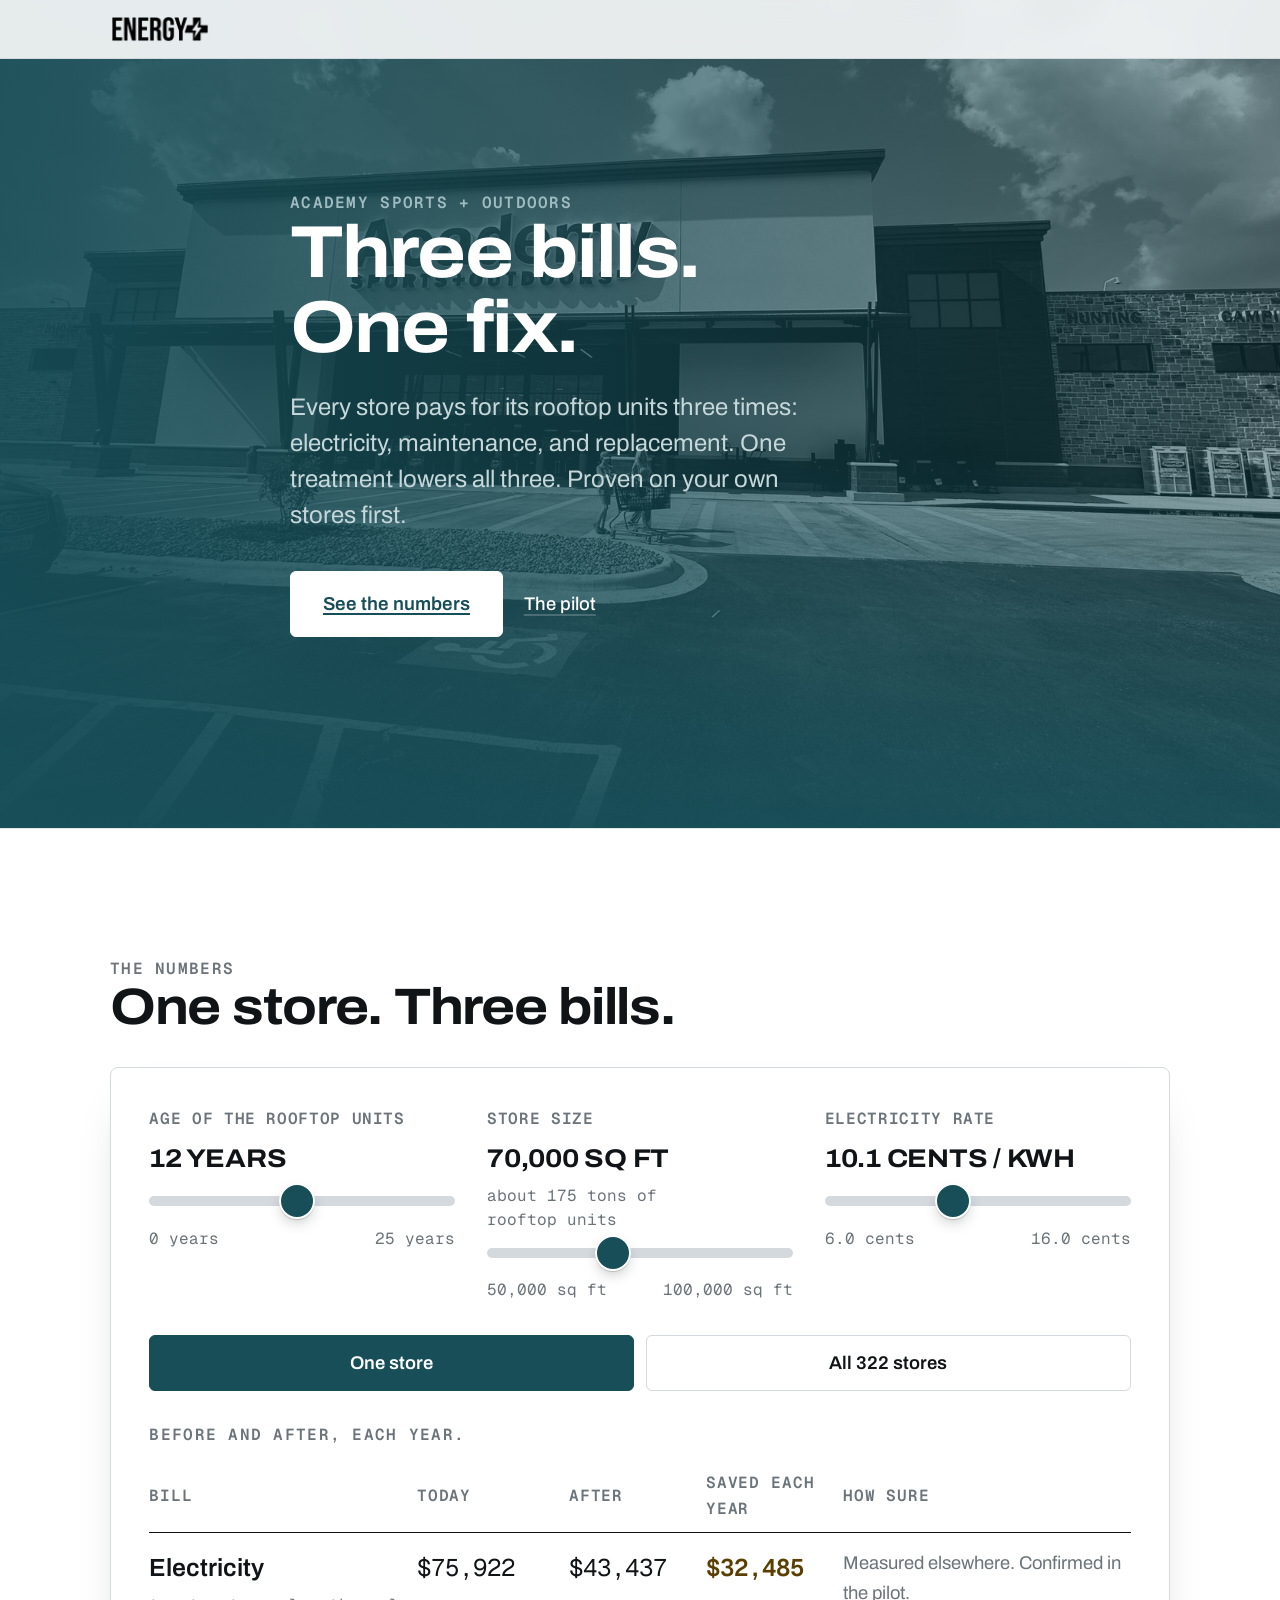
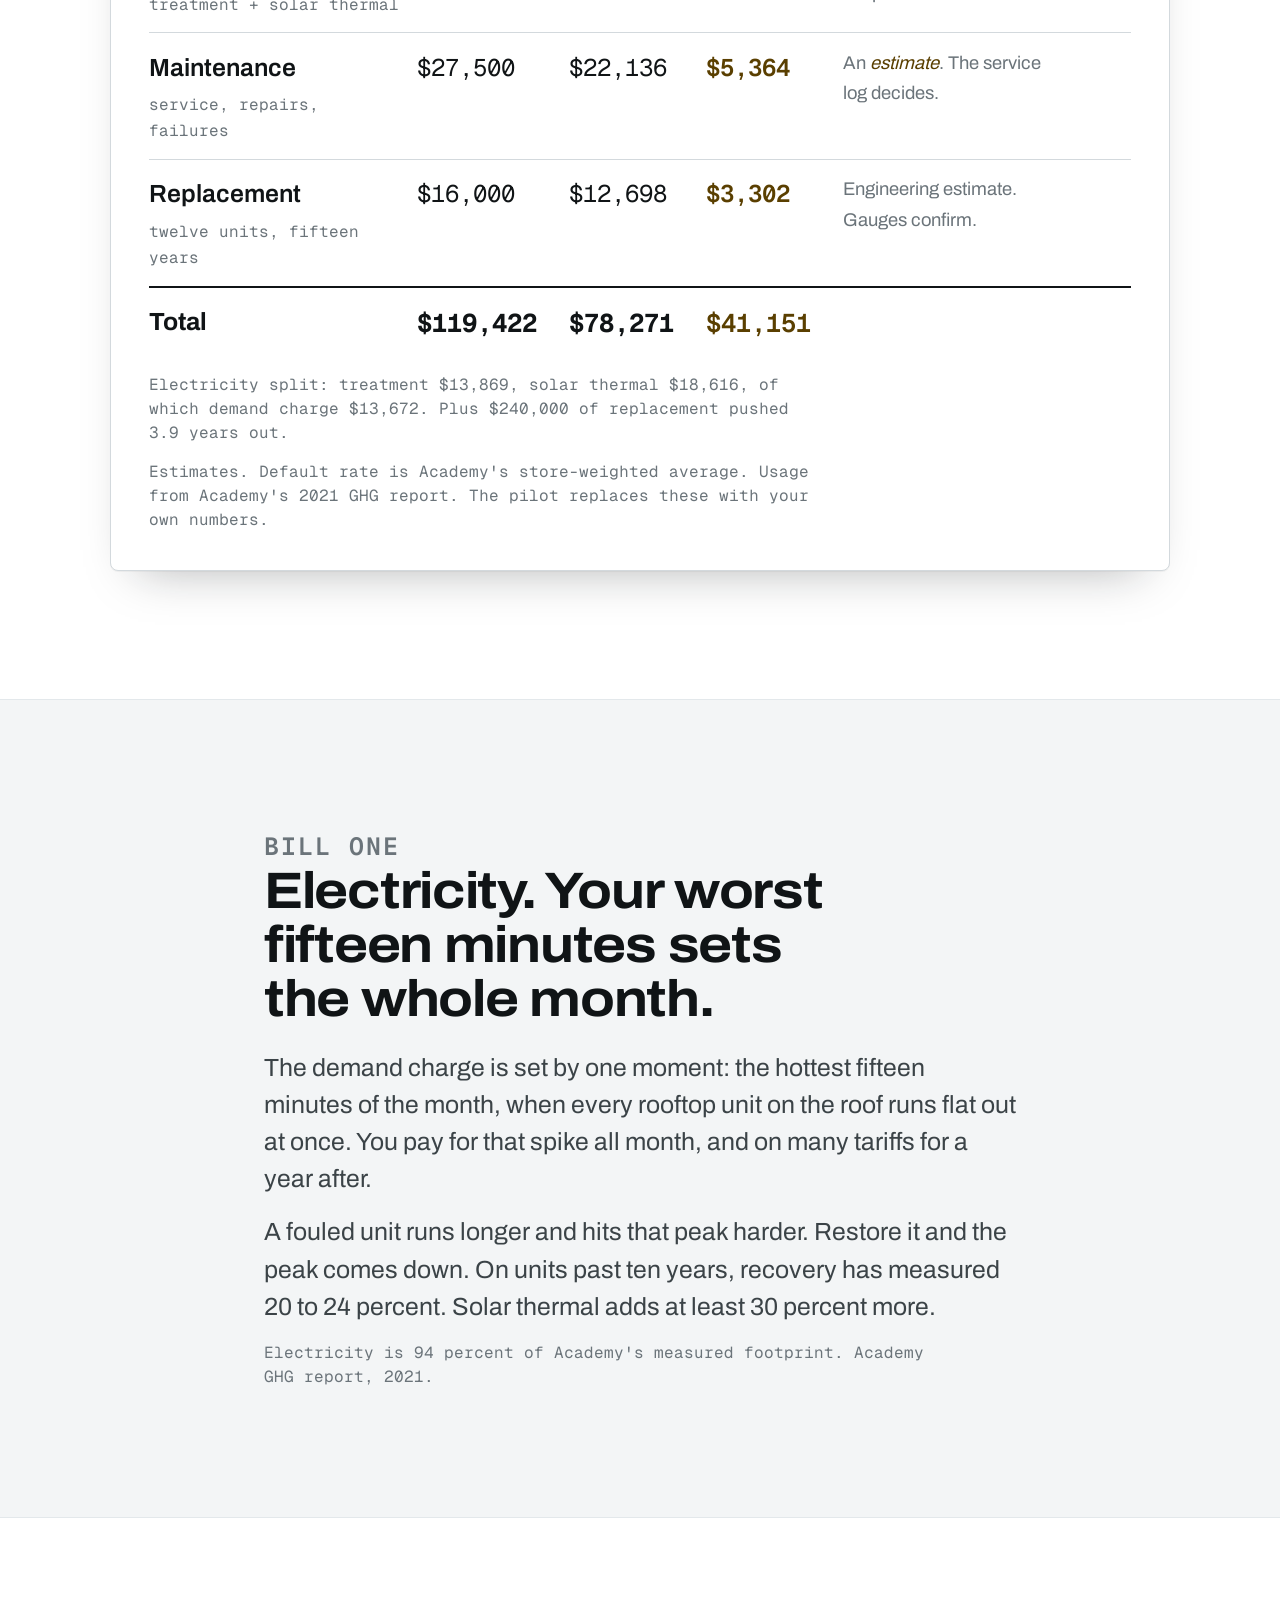
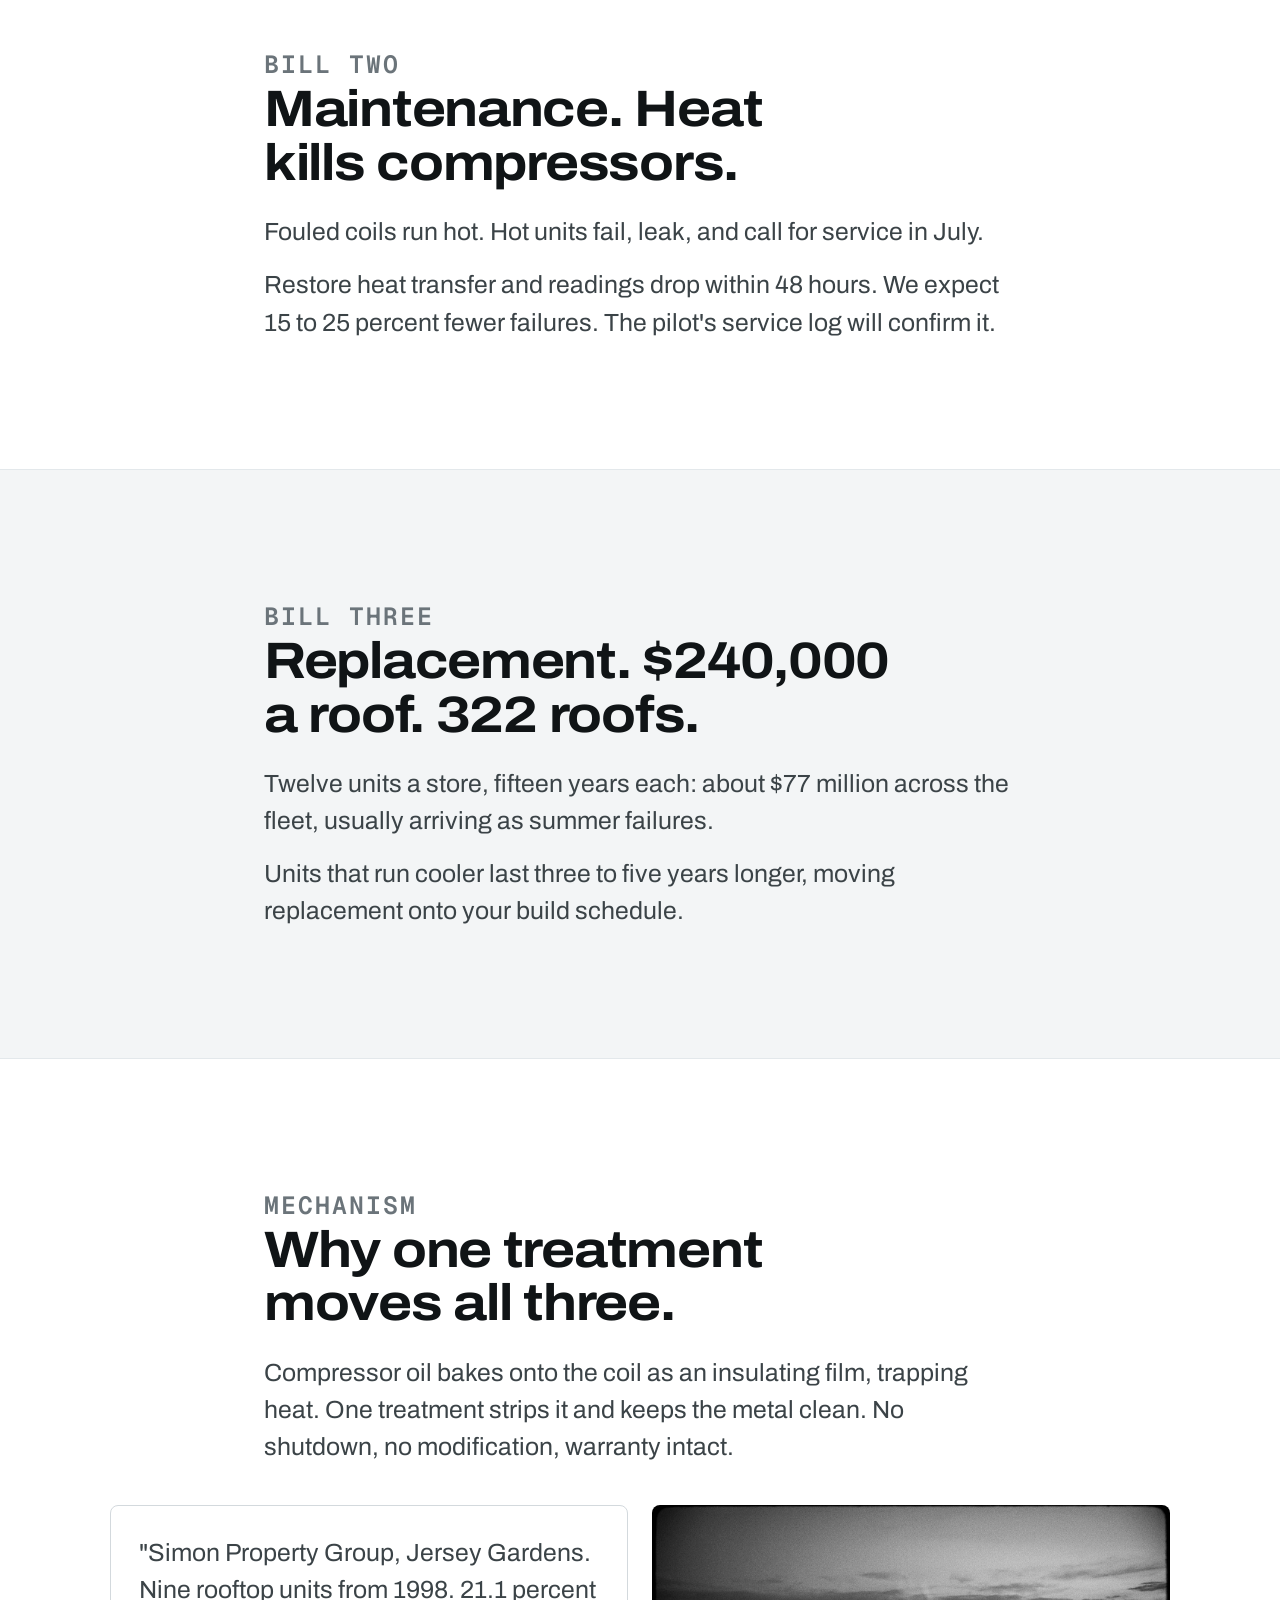
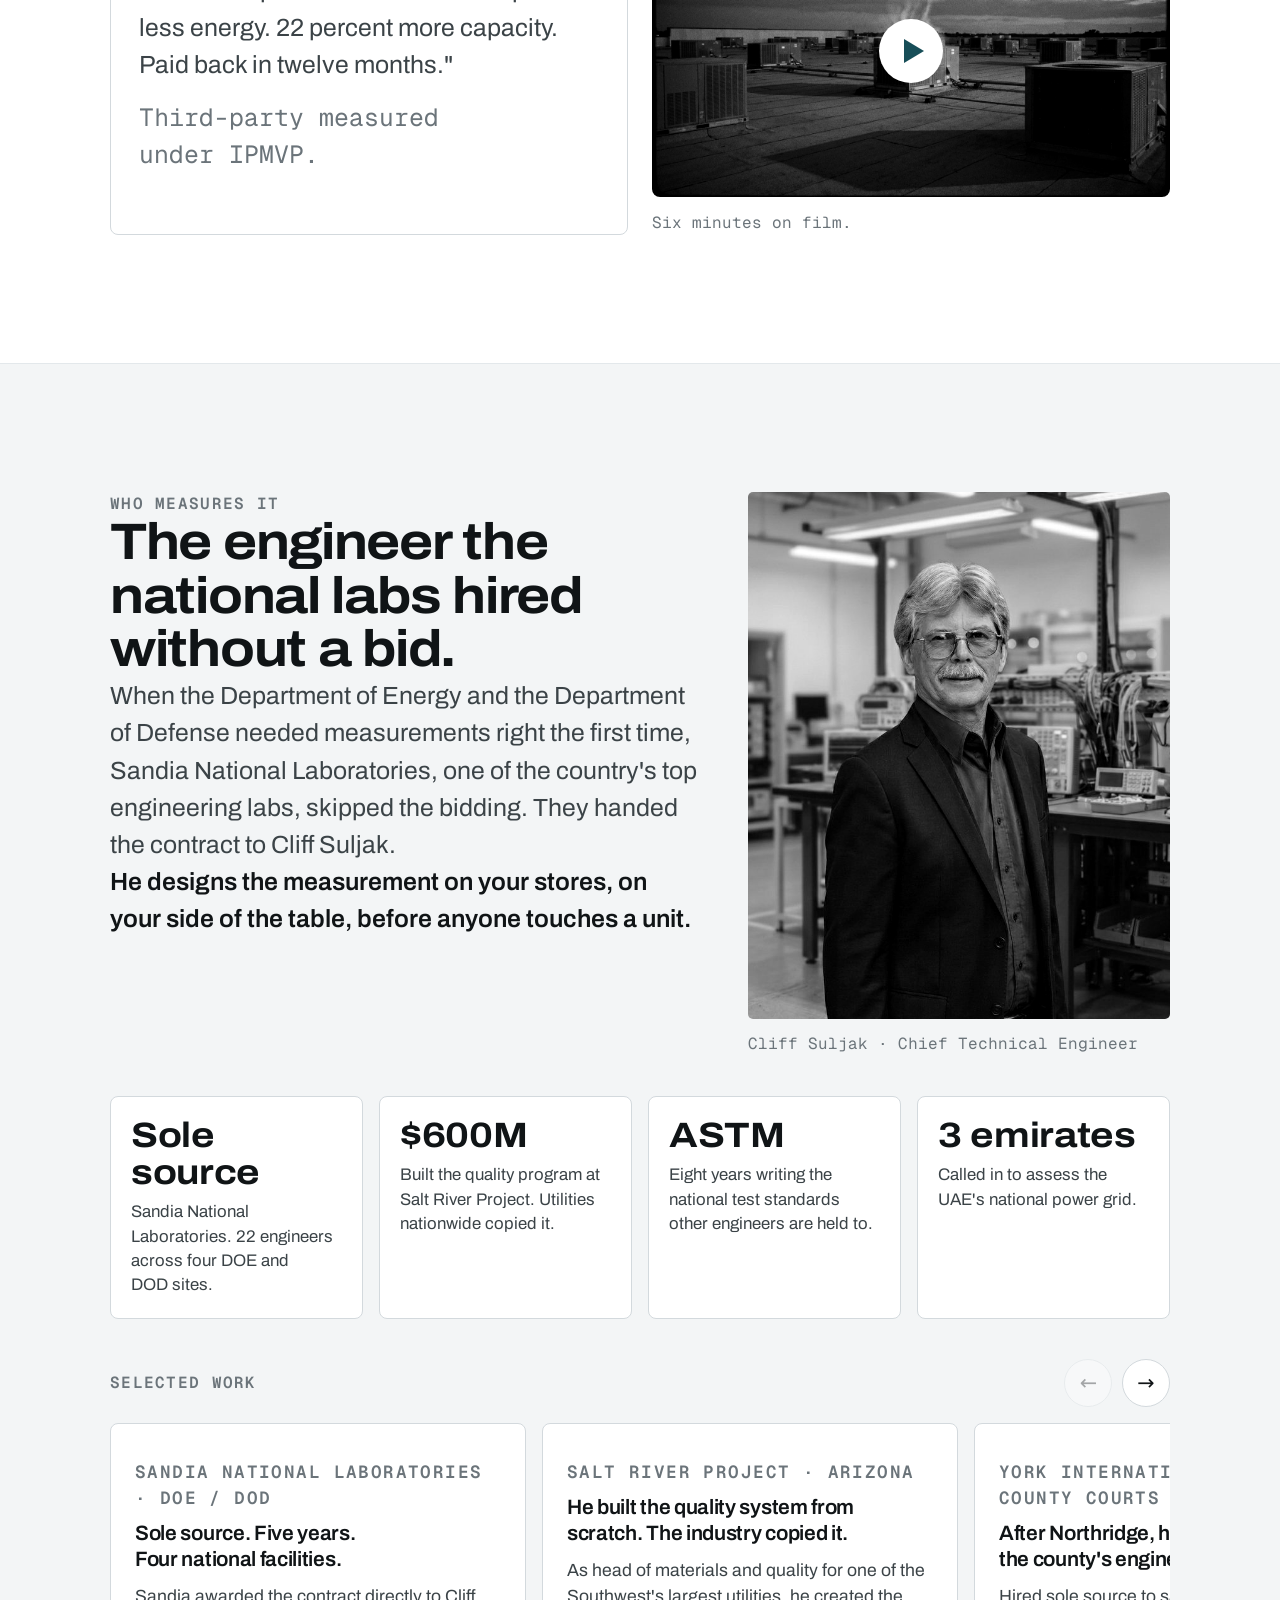
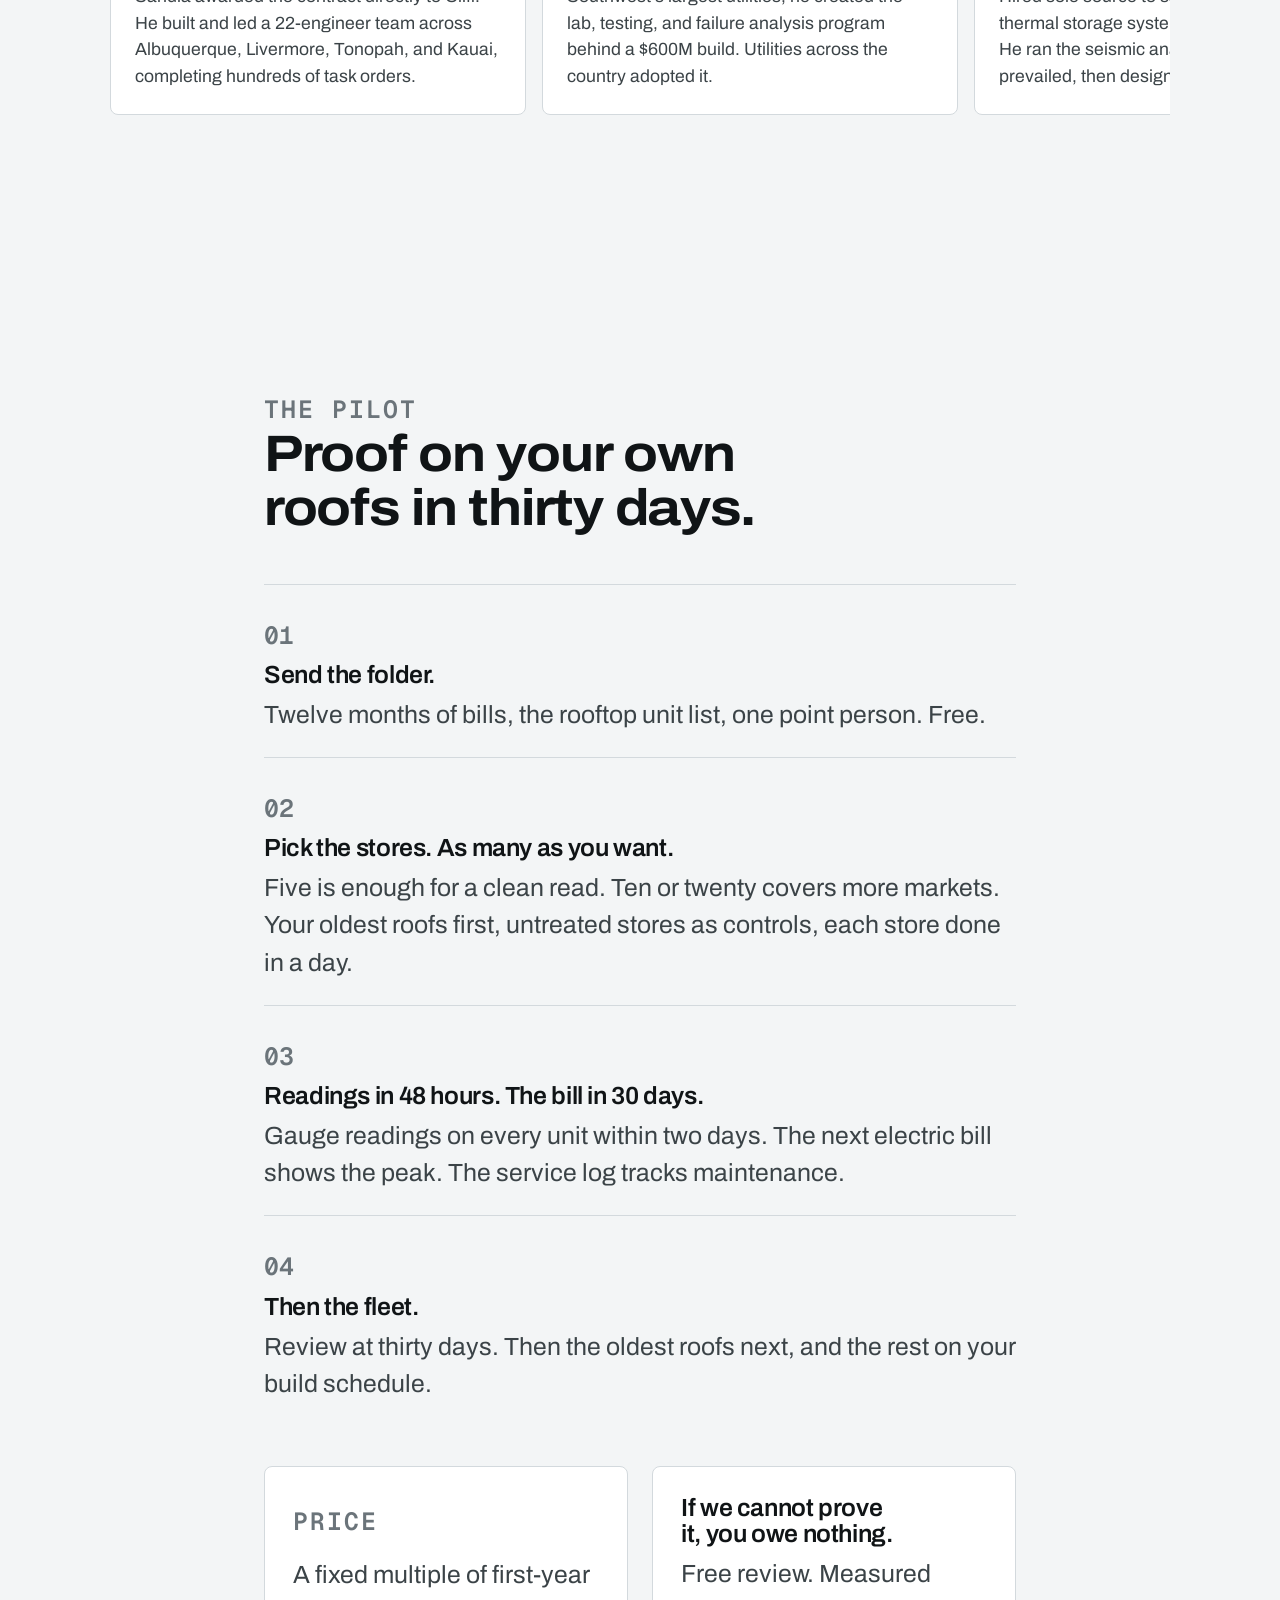
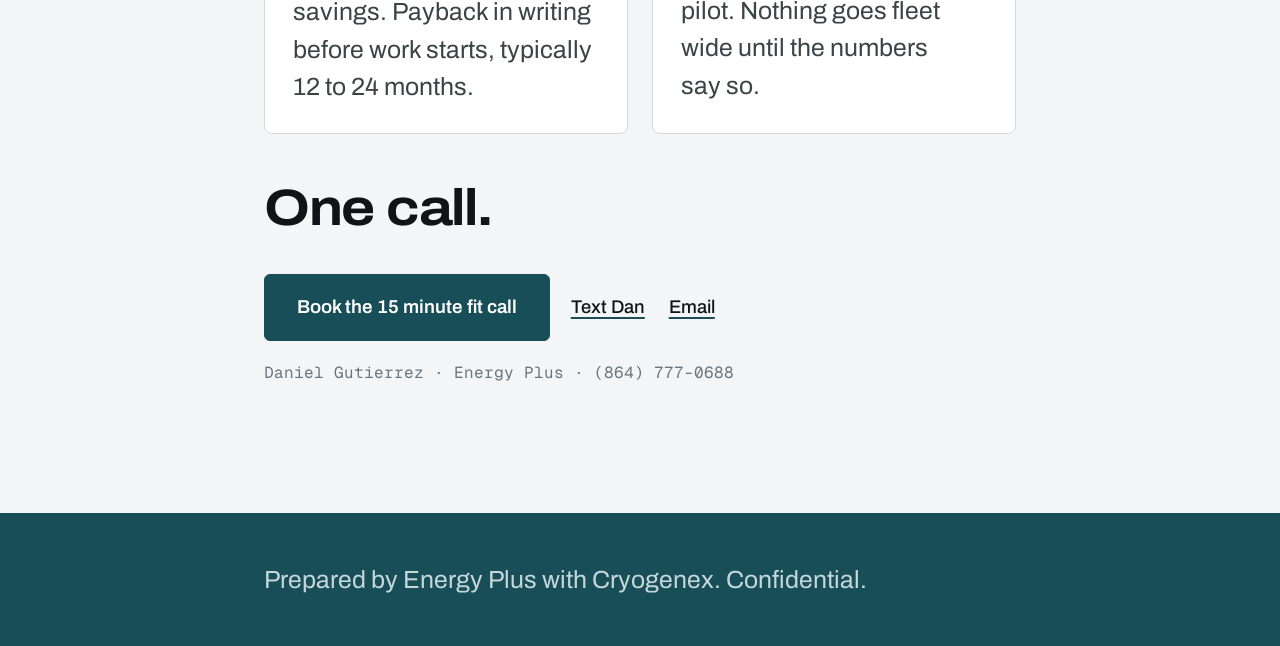
<file: index-v7.html>
<!doctype html>
<html lang="en">
<head>
<meta charset="utf-8">
<meta name="viewport" content="width=device-width, initial-scale=1">
<meta name="robots" content="noindex, nofollow">
<meta name="description" content="Energy Plus proposal for Academy Sports + Outdoors, prepared in partnership with Cryogenex.">
<title>Energy Plus · Prepared for Academy Sports + Outdoors</title>
<link rel="stylesheet" href="assets/fonts/report-fonts.css">
<link rel="stylesheet" href="assets/site.css?v=20261026b">
<style>
  /* This page's own widgets only: the roof ledger, its sliders, and the small
     furniture (bands, cards, toggle, steps, callouts) that assets/site.css does
     not define. Every value below is a var(--...) from site.css. No literal
     color or font-family appears past this point. */

  .label {
    font-family: var(--font-mono); font-size: 1rem; font-weight: 600;
    letter-spacing: 0.08em; text-transform: uppercase; color: var(--faint);
  }
  .hero .label { color: var(--panel-faint); }

  /* type floor: nothing that reads as body copy drops below 1.3rem; labels and
     fine print (footnote-scale, per the standing rule) stay at 1rem; the hero
     lead is fixed at 1.5rem; ledger numerals stay 1.5rem/1.6rem. */
  p, li { font-size: max(var(--step-1), 1.3rem); line-height: 1.5; }
  .fine, .label { font-size: 1rem; line-height: 1.5; }
  .hero__lede { font-size: 1.5rem; }

  .textlink {
    font-size: 1.15rem; min-height: 56px; display: inline-flex; align-items: center;
  }

  main h2 { font-size: var(--step-3); max-width: 24ch; }
  main .wrap.narrow p:not(.fine) { font-size: max(var(--step-1), 1.3rem); line-height: 1.5; max-width: 66ch; }
  main .wrap.narrow p + p { margin-top: 1rem; }
  main .wrap.narrow h2 + p { margin-top: 1.4rem; }

  .wrap.narrow { max-width: calc(var(--narrow) + 2 * clamp(1.25rem, 4vw, 2.5rem)); }

  .band { padding-block: var(--beat-pad); background: var(--paper); }
  .band--alt { background: var(--card); border-block: 1px solid var(--rule-soft); }

  .fine { font-family: var(--font-mono); font-size: 1rem; color: var(--faint); margin-top: 0.9rem; }
  .fine .warn { color: var(--faint); font-style: italic; }

  .btns { display: flex; flex-wrap: wrap; gap: 1.1rem; margin-top: clamp(1.6rem, 3vw, 2.4rem); }

  /* ---------- the ledger card ---------- */
  .card {
    background: var(--card); border: 1px solid var(--rule); border-radius: var(--r-card);
    box-shadow: var(--shadow-card); padding: clamp(1.5rem, 3vw, 2.5rem); margin-top: 2rem;
  }

  .controls { display: flex; flex-direction: column; gap: 1.5rem; }
  .controls .range-row label {
    display: block; font-family: var(--font-mono); font-size: 1rem; font-weight: 600;
    letter-spacing: 0.04em; text-transform: uppercase; color: var(--faint);
  }
  .controls .range-row { border-bottom: 1px solid var(--rule); padding-bottom: 1.5rem; }
  .range-value { display: block; font-family: var(--font-sans); font-weight: 700; font-stretch: 112%;
    font-size: 1.6rem; color: var(--ink); margin-top: 0.35rem; letter-spacing: -0.01em; }
  .range-value.mono { font-family: var(--font-sans); }

  input[type="range"] {
    -webkit-appearance: none; appearance: none; width: 100%; height: 10px;
    border-radius: 999px; background: var(--rule); margin-top: 1rem; outline: none;
  }
  input[type="range"]::-webkit-slider-thumb {
    -webkit-appearance: none; appearance: none; width: 36px; height: 36px; border-radius: 50%;
    background: var(--graphite); border: 2px solid var(--panel-ink);
    box-shadow: 0 1px 0 rgb(16 20 22 / 0.15), 0 6px 16px -6px rgb(16 20 22 / 0.4);
    cursor: pointer;
  }
  input[type="range"]::-moz-range-thumb {
    width: 36px; height: 36px; border-radius: 50%; background: var(--graphite);
    border: 2px solid var(--panel-ink); box-shadow: 0 1px 0 rgb(16 20 22 / 0.15), 0 6px 16px -6px rgb(16 20 22 / 0.4);
    cursor: pointer;
  }
  input[type="range"]::-moz-range-track { height: 10px; border-radius: 999px; background: var(--rule); }

  .range-minmax { display: flex; justify-content: space-between; font-family: var(--font-mono);
    font-size: 1rem; color: var(--faint); margin-top: 0.6rem; }

  .toggle { display: flex; gap: 0.75rem; }
  .toggle button {
    flex: 1; min-height: 56px; border-radius: var(--r-ctrl); border: 1px solid var(--rule);
    background: var(--card); color: var(--ink); font-family: var(--font-sans); font-weight: 600;
    font-size: 1.15rem;
  }
  .toggle button[aria-pressed="true"] { background: var(--graphite); color: var(--panel-ink); border-color: var(--graphite); }

  .ledger-table { width: 100%; border-collapse: collapse; margin-top: 2rem; }
  .ledger-table caption { text-align: left; font-family: var(--font-mono); font-size: 1rem;
    letter-spacing: 0.08em; text-transform: uppercase; color: var(--faint); margin-bottom: 0.8rem; }
  .ledger-table th { text-align: left; font-family: var(--font-mono); font-size: 1rem;
    letter-spacing: 0.06em; text-transform: uppercase; color: var(--faint); font-weight: 600;
    border-bottom: 1px solid var(--ink); padding: 0.6rem 0.6rem 0.6rem 0; }
  .ledger-table td {
    padding: 0.9rem 0.6rem 0.9rem 0; border-bottom: 1px solid var(--rule); vertical-align: top;
    font-size: max(var(--step-1), 1.3rem);
  }
  /* never split a word mid-word at any width */
  body { overflow-wrap: break-word; hyphens: manual; }
  h1, h2, h3 { text-wrap: balance; }
  p, li, td { text-wrap: pretty; }
  .ledger-table .num, .ledger-table .bill { white-space: nowrap; }
  .ledger-table .bill { font-weight: 600; color: var(--ink); max-width: none; justify-self: auto; margin: 0; } /* site.css .bill is an unrelated illustration */
  .ledger-table .bill-sub { display: block; font-family: var(--font-mono); font-weight: 400;
    font-size: 1rem; color: var(--faint); margin-top: 0.2rem; }
  .ledger-table .num { font-family: var(--font-mono); font-size: 1.5rem; color: var(--ink);
    font-variant-numeric: tabular-nums; }
  .ledger-table .num.money { color: var(--amber-ink); font-weight: 600; }
  .ledger-table .conf { font-size: max(var(--step-1), 1.3rem); color: var(--faint); max-width: 22ch; }
  .ledger-table .conf .warn { color: var(--amber-ink); font-style: italic; }
  .ledger-table tr.total td { border-top: 2px solid var(--ink); border-bottom: 0; font-weight: 700; }
  .ledger-table tr.total .num { font-size: 1.6rem; }

  .ledger-table .bill-sub { white-space: normal; }
  @media (min-width: 1024px) {
    .ledger-table { table-layout: auto; width: 100%; }
    .ledger-table .bill { width: auto; }
    .ledger-table .num { width: 1%; padding-right: 2rem; }
    .ledger-table .conf { width: 18rem; max-width: none; font-size: 1.15rem; }
  }

  /* ---------- page furniture reused across the bill/why/pilot sections ---------- */
  .grid { display: grid; gap: 1.5rem; }
  .grid--2 { grid-template-columns: 1fr; }
  @media (min-width: 700px) { .grid--2 { grid-template-columns: 1fr 1fr; } }

  .plain-card { background: var(--card); border: 1px solid var(--rule); border-radius: var(--r-card);
    padding: clamp(1.25rem, 2.5vw, 1.75rem); }
  .plain-card p { font-size: max(var(--step-1), 1.3rem); line-height: 1.5; }
  .plain-card .fine { margin-top: 1rem; }
  .photo img { border-radius: calc(var(--r-card) - 3px); filter: grayscale(1) contrast(1.05); aspect-ratio: 4 / 3; object-fit: cover; }

  .film { position: relative; border-radius: var(--r-card); overflow: hidden; cursor: pointer; }
  .film img { aspect-ratio: 16 / 9; object-fit: cover; filter: grayscale(1) contrast(1.05); }
  .film .play { position: absolute; inset: 0; display: grid; place-items: center; }
  .film .play span { display: block; width: 64px; height: 64px; border-radius: 50%;
    background: var(--panel-ink); position: relative; }
  .film .play span::after { content: ""; position: absolute; top: 50%; left: 54%; transform: translate(-50%, -50%);
    border-style: solid; border-width: 12px 0 12px 20px; border-color: transparent transparent transparent var(--graphite); }
  .film iframe { width: 100%; aspect-ratio: 16 / 9; border-radius: var(--r-card); }

  .steps { list-style: none; margin-top: clamp(1.8rem, 4vw, 3rem); padding: 0; counter-reset: step; }
  .steps > li { border-top: 1px solid var(--rule); padding: 1.5rem 0; }
  .steps > li::before { content: none; } /* site.css auto-numbers; this page prints its own */
  .step-num { font-family: var(--font-mono); font-weight: 600; font-size: var(--step-1); color: var(--faint); }
  .steps h3 { font-size: var(--step-1); margin-top: 0.5rem; }
  .steps p { margin-top: 0.5rem; font-size: max(var(--step-1), 1.3rem); }

  .callout { background: var(--card); border: 1px solid var(--rule); border-radius: var(--r-card);
    padding: clamp(1.25rem, 2.5vw, 1.75rem); }
  .callout p { font-size: max(var(--step-1), 1.3rem); margin-top: 0.5rem; }
  .callout h3 { font-size: var(--step-1); }

  /* ---------- the engineer: tiles and swipeable project cards ---------- */
  .eng-head { display: grid; gap: 1.5rem; align-items: start; }
  @media (min-width: 900px) { .eng-head { grid-template-columns: 1.4fr 1fr; gap: 3rem; } }
  .eng-head .photo img { aspect-ratio: 4 / 3; width: 100%; object-position: 50% 20%; }
  @media (min-width: 900px) { .eng-head .photo img { aspect-ratio: 4 / 5; } }
  .eng-name { font-family: var(--font-mono); font-size: 1rem; color: var(--faint); margin-top: 0.8rem; }
  .eng-pull { font-weight: 600; color: var(--ink); }

  .tiles { display: grid; grid-template-columns: 1fr 1fr; gap: 1rem; margin-top: 2.5rem; }
  @media (min-width: 900px) { .tiles { grid-template-columns: repeat(4, 1fr); } }
  @media (max-width: 400px) { .tile { padding: 1rem; } }
  .tile { background: var(--card); border: 1px solid var(--rule); border-radius: var(--r-card);
    padding: 1.25rem; min-width: 0; }
  .tile .big { font-family: var(--font-sans); font-weight: 700; font-stretch: 112%;
    font-size: clamp(1.3rem, 5vw, 2.2rem); line-height: 1.05; color: var(--ink); letter-spacing: -0.01em; }
  .tile p { font-size: 1.05rem; line-height: 1.45; margin-top: 0.6rem; color: var(--body-c); }

  .reel-bar { display: flex; align-items: center; justify-content: space-between; gap: 1rem; margin-top: 2.5rem; }
  .reel-nav { display: flex; gap: 0.6rem; }
  .reel-nav button { width: 48px; height: 48px; border-radius: 50%; border: 1px solid var(--rule);
    background: var(--card); color: var(--ink); font-size: 1.3rem; cursor: pointer; }
  .reel-nav button:disabled { opacity: 0.35; cursor: default; }
  .reel { display: flex; gap: 1rem; overflow-x: auto; scroll-snap-type: x mandatory;
    padding: 1rem 0 1.25rem; scrollbar-width: thin; -webkit-overflow-scrolling: touch; }
  .reel > article { flex: 0 0 min(85%, 26rem); scroll-snap-align: start; background: var(--card);
    border: 1px solid var(--rule); border-radius: var(--r-card); padding: 1.5rem; }
  .reel h3 { font-size: 1.3rem; line-height: 1.25; margin-top: 0.6rem; }
  .reel p { font-size: 1.1rem; line-height: 1.5; margin-top: 0.7rem; }
  @media (prefers-reduced-motion: reduce) { .reel { scroll-behavior: auto; } }

  footer.site { padding-block: 3rem; background: var(--graphite); color: var(--panel-body); }
  footer.site p { font-size: max(var(--step-1), 1.3rem); }

  /* ---------- hero copy on the store photo ---------- */
  /* .hero is display:grid with a single implicit column; without min-width:0
     the child refuses to shrink below its content's intrinsic width and
     overflows the viewport, the same reason root's own hero always wraps its
     content in .hero__grid (which sets this same rule on its children). */
  .hero__in { min-width: 0; }
  .hero__copy .btns { margin-top: clamp(1.6rem, 3vw, 2.4rem); }

  /* desktop keeps the row layout; same thumb and track styling as phone */
  @media (min-width: 720px) {
    .controls { flex-direction: row; flex-wrap: wrap; gap: 2rem; }
    .controls .range-row { flex: 1 1 260px; border-bottom: 0; padding-bottom: 0; }
    .toggle { flex-basis: 100%; }
  }

  /* ---------- phone and tablet: controls, stacked ledger table, and layout-width safety ---------- */
  @media (max-width: 1023.9px) {
    .controls { gap: 1.5rem; }
    .card { padding: 1.25rem; }

    /* the fixed header only ever needs desktop's .wrap width budget; pin it to
       the viewport explicitly so nothing upstream (an oversized descendant
       elsewhere on the page) can drag the layout viewport wider than the
       device and force the browser to zoom the whole page out. */
    .head, .head__in {
      width: 100%; max-width: 100%; min-width: 0;
      padding-left: 16px; padding-right: 16px; box-sizing: border-box;
    }

    html, body { overflow-x: hidden; max-width: 100%; }
    img, picture, video { max-width: 100%; height: auto; }

    /* the ledger table becomes a stack of cards: one card per row, three
       label/value lines for today, after, and saved, then the confidence
       line. thead is visually hidden (clipped, not display:none, so it
       still reads to a screen reader) since its labels move into each
       value row via data-label. */
    .ledger-table { table-layout: auto; }
    .ledger-table thead {
      position: absolute; width: 1px; height: 1px; margin: -1px; padding: 0;
      overflow: hidden; clip: rect(0, 0, 0, 0); white-space: nowrap; border: 0;
    }
    .ledger-table, .ledger-table tbody, .ledger-table tr, .ledger-table td {
      display: block; width: 100%;
    }
    .ledger-table tr {
      border: 1px solid var(--rule); border-radius: var(--r-card);
      margin-top: 1rem; overflow: hidden;
    }
    .ledger-table tr:first-child { margin-top: 0; }
    .ledger-table tr.total { border: 2px solid var(--ink); }
    .ledger-table td {
      border-bottom: 1px solid var(--rule); padding: 0.9rem 1rem;
    }
    .ledger-table tr.total td { border-bottom: 1px solid var(--rule); border-top: 0; }
    .ledger-table td:last-child { border-bottom: 0; }

    .ledger-table td.bill {
      font-family: var(--font-sans); font-weight: 700; font-stretch: 112%;
      font-size: 1.35rem; background: var(--paper-2);
    }
    .ledger-table td.bill .bill-sub { font-size: 1rem; margin-top: 0.3rem; }

    .ledger-table td.num {
      display: flex; align-items: baseline; justify-content: space-between; gap: 1rem;
      font-size: 1.35rem;
    }
    .ledger-table td.num::before {
      content: attr(data-label); font-family: var(--font-mono); font-size: 1rem;
      font-weight: 600; letter-spacing: 0.06em; text-transform: uppercase; color: var(--faint);
    }
    .ledger-table td.num > span { white-space: nowrap; }

    .ledger-table td.conf { font-size: 1.15rem; }
    .ledger-table td.conf::before {
      content: attr(data-label); display: block; font-family: var(--font-mono); font-size: 1rem;
      font-weight: 600; letter-spacing: 0.06em; text-transform: uppercase; color: var(--faint);
      margin-bottom: 0.4rem;
    }
    .ledger-table td.conf:empty { display: none; }

    .ledger-table caption { display: block; width: 100%; font-size: 1rem; white-space: normal; }
    .ledger-table td.bill { white-space: normal; }
  }
</style>
</head>
<body>

<header class="head" id="head">
  <div class="wrap head__in">
    <a class="head__mark" href="#top" aria-label="Energy Plus, home"><img src="assets/img/energy-plus-logo.png" alt="Energy Plus" width="104" height="30"></a>
  </div>
</header>

<main>

  <!-- 1. Hero -->
  <section class="hero" id="top" aria-labelledby="hero-h">
    <div class="hero__media" aria-hidden="true">
      <picture>
        <source media="(max-width: 719px)" srcset="assets/img/hero-store-mobile.jpg">
        <img src="assets/img/hero-store.jpg" alt="" loading="eager" fetchpriority="high">
      </picture>
      <div class="hero__scrim"></div>
    </div>
    <div class="wrap hero__in">
      <div class="hero__copy">
        <p class="label">Academy Sports + Outdoors</p>
        <h1 id="hero-h">Three bills. One fix.</h1>
        <p class="hero__lede">Every store pays for its rooftop units three times: electricity, maintenance, and replacement. One treatment lowers all three. Proven on your own stores first.</p>
        <div class="btns">
          <a class="btn btn--lg" href="#ledger">See the numbers</a>
          <a class="textlink" href="#pilot">The pilot</a>
        </div>
      </div>
    </div>
  </section>

  <!-- 2. The ledger -->
  <section class="band--alt band" id="ledger">
    <div class="wrap">
      <p class="label">The numbers</p>
      <h2>One store. Three bills.</h2>

      <div class="card">
        <div class="controls">
          <div class="range-row">
            <label for="age">Age of the rooftop units<span class="range-value mono" id="ageValue">12 years</span></label>
            <input type="range" id="age" min="0" max="25" step="1" value="12">
            <div class="range-minmax"><span>0 years</span><span>25 years</span></div>
          </div>
          <div class="range-row">
            <label for="sqft">Store size<span class="range-value mono" id="sqftValue">70,000 sq ft</span></label>
            <p class="fine" id="tonsValue" style="margin-top:0.2rem;">about 175 tons of rooftop units</p>
            <input type="range" id="sqft" min="50000" max="100000" step="1000" value="70000">
            <div class="range-minmax"><span>50,000 sq ft</span><span>100,000 sq ft</span></div>
          </div>
          <div class="range-row">
            <label for="rate">Electricity rate<span class="range-value mono" id="rateValue">10.1 cents / kWh</span></label>
            <input type="range" id="rate" min="6.0" max="16.0" step="0.1" value="10.1">
            <div class="range-minmax"><span>6.0 cents</span><span>16.0 cents</span></div>
          </div>
          <div class="toggle" role="group" aria-label="Scope">
            <button type="button" id="scopeStore" aria-pressed="true">One store</button>
            <button type="button" id="scopeFleet" aria-pressed="false">All 322 stores</button>
          </div>
        </div>

        <table class="ledger-table">
          <caption class="label">Before and after, each year.</caption>
          <thead>
            <tr>
              <th scope="col">Bill</th>
              <th scope="col">Today</th>
              <th scope="col">After</th>
              <th scope="col">Saved each year</th>
              <th scope="col">How sure</th>
            </tr>
          </thead>
          <tbody>
            <tr>
              <td class="bill" data-label="Bill">Electricity<span class="bill-sub">treatment + solar thermal</span></td>
              <td class="num" data-label="Today"><span id="energyToday">$75,922</span></td>
              <td class="num" data-label="After"><span id="energyAfter">$43,437</span></td>
              <td class="num money" data-label="Saved each year"><span id="energyRec">$32,485</span></td>
              <td class="conf" data-label="How sure">Measured elsewhere. Confirmed in the pilot.</td>
            </tr>
            <tr>
              <td class="bill" data-label="Bill">Maintenance<span class="bill-sub">service, repairs, failures</span></td>
              <td class="num" data-label="Today"><span id="maintToday">$27,500</span></td>
              <td class="num" data-label="After"><span id="maintAfter">$22,136</span></td>
              <td class="num money" data-label="Saved each year"><span id="maintRec">$5,364</span></td>
              <td class="conf" data-label="How sure">An <span class="warn">estimate</span>. The service log decides.</td>
            </tr>
            <tr>
              <td class="bill" data-label="Bill">Replacement<span class="bill-sub">twelve units, fifteen years</span></td>
              <td class="num" data-label="Today"><span id="lifeToday">$16,000</span></td>
              <td class="num" data-label="After"><span id="lifeAfter">$12,698</span></td>
              <td class="num money" data-label="Saved each year"><span id="lifeRec">$3,302</span></td>
              <td class="conf" data-label="How sure">Engineering estimate. Gauges confirm.</td>
            </tr>
            <tr class="total">
              <td class="bill" data-label="Bill">Total</td>
              <td class="num" data-label="Today"><span id="totalToday">$119,422</span></td>
              <td class="num" data-label="After"><span id="totalAfter">$78,271</span></td>
              <td class="num money" data-label="Saved each year"><span id="totalRec">$41,151</span></td>
              <td class="conf" data-label="How sure"></td>
            </tr>
          </tbody>
        </table>

        <p class="fine">Electricity split: treatment <span id="treatRec">$13,869</span>, solar thermal <span id="solarRec">$18,616</span>, of which demand charge <span id="demandRec">$13,672</span>. Plus <span id="deferred">$240,000</span> of replacement pushed <span id="ext">3.9</span> years out.</p>

        <p class="fine">Estimates. Default rate is Academy's store-weighted average. Usage from Academy's 2021 GHG report. The pilot replaces these with your own numbers.</p>
      </div>
    </div>
  </section>

  <!-- 3. Bill one: energy -->
  <section class="band" id="energy">
    <div class="wrap narrow">
      <p class="label">Bill one</p>
      <h2>Electricity. Your worst fifteen minutes sets the whole month.</h2>
      <p>The demand charge is set by one moment: the hottest fifteen minutes of the month, when every rooftop unit on the roof runs flat out at once. You pay for that spike all month, and on many tariffs for a year after.</p>
      <p>A fouled unit runs longer and hits that peak harder. Restore it and the peak comes down. On units past ten years, recovery has measured 20 to 24 percent. Solar thermal adds at least 30 percent more.</p>
      <p class="fine">Electricity is 94 percent of Academy's measured footprint. Academy GHG report, 2021.</p>
    </div>
  </section>

  <!-- 4. Bill two: maintenance -->
  <section class="band--alt band" id="maintenance">
    <div class="wrap narrow">
      <p class="label">Bill two</p>
      <h2>Maintenance. Heat kills compressors.</h2>
      <p>Fouled coils run hot. Hot units fail, leak, and call for service in July.</p>
      <p>Restore heat transfer and readings drop within 48 hours. We expect 15 to 25 percent fewer failures. The pilot's service log will confirm it.</p>
    </div>
  </section>

  <!-- 5. Bill three: replacement -->
  <section class="band" id="life">
    <div class="wrap narrow">
      <p class="label">Bill three</p>
      <h2>Replacement. $240,000 a roof. 322 roofs.</h2>
      <p>Twelve units a store, fifteen years each: about $77 million across the fleet, usually arriving as summer failures.</p>
      <p>Units that run cooler last three to five years longer, moving replacement onto your build schedule.</p>
    </div>
  </section>

  <!-- 6. Why one treatment moves all three -->
  <section class="band--alt band" id="why">
    <div class="wrap narrow">
      <p class="label">Mechanism</p>
      <h2>Why one treatment moves all three.</h2>
      <p>Compressor oil bakes onto the coil as an insulating film, trapping heat. One treatment strips it and keeps the metal clean. No shutdown, no modification, warranty intact.</p>
    </div>
    <div class="wrap" style="margin-top:2.5rem;">
      <div class="grid grid--2">
        <div class="plain-card">
          <p>"Simon Property Group, Jersey Gardens. Nine rooftop units from 1998. 21.1 percent less energy. 22 percent more capacity. Paid back in twelve months."</p>
          <p class="fine">Third-party measured under IPMVP.</p>
        </div>
        <div>
          <div class="film" id="filmFacade" role="button" tabindex="0" aria-label="Play the film">
            <img src="assets/img/film-cover.jpg" alt="Six minutes on film">
            <div class="play"><span></span></div>
          </div>
          <p class="fine">Six minutes on film.</p>
        </div>
      </div>
    </div>
  </section>

  <!-- 7. The engineer -->
  <section class="band" id="engineer">
    <div class="wrap">
      <div class="eng-head">
        <div>
          <p class="label">Who measures it</p>
          <h2>The engineer the national labs hired without a bid.</h2>
          <p>When the Department of Energy and the Department of Defense needed measurements right the first time, Sandia National Laboratories, one of the country's top engineering labs, skipped the bidding. They handed the contract to Cliff Suljak.</p>
          <p class="eng-pull">He designs the measurement on your stores, on your side of the table, before anyone touches a unit.</p>
        </div>
        <div class="photo">
          <img src="assets/img/cliff-lab.jpg" alt="Cliff Suljak in the lab" loading="lazy">
          <p class="eng-name">Cliff Suljak · Chief Technical Engineer</p>
        </div>
      </div>

      <div class="tiles">
        <div class="tile"><div class="big">Sole source</div><p>Sandia National Laboratories. 22 engineers across four DOE and DOD sites.</p></div>
        <div class="tile"><div class="big">$600M</div><p>Built the quality program at Salt River Project. Utilities nationwide copied it.</p></div>
        <div class="tile"><div class="big">ASTM</div><p>Eight years writing the national test standards other engineers are held to.</p></div>
        <div class="tile"><div class="big">3 emirates</div><p>Called in to assess the UAE's national power grid.</p></div>
      </div>

      <div class="reel-bar">
        <p class="label" style="margin:0;">Selected work</p>
        <div class="reel-nav">
          <button type="button" id="reelPrev" aria-label="Previous project">&larr;</button>
          <button type="button" id="reelNext" aria-label="Next project">&rarr;</button>
        </div>
      </div>
      <div class="reel" id="reel" tabindex="0" aria-label="Selected projects">
        <article>
          <p class="label">Sandia National Laboratories · DOE / DOD</p>
          <h3>Sole source. Five years. Four national facilities.</h3>
          <p>Sandia awarded the contract directly to Cliff. He built and led a 22-engineer team across Albuquerque, Livermore, Tonopah, and Kauai, completing hundreds of task orders.</p>
        </article>
        <article>
          <p class="label">Salt River Project · Arizona</p>
          <h3>He built the quality system from scratch. The industry copied it.</h3>
          <p>As head of materials and quality for one of the Southwest's largest utilities, he created the lab, testing, and failure analysis program behind a $600M build. Utilities across the country adopted it.</p>
        </article>
        <article>
          <p class="label">York International · LA County Courts</p>
          <h3>After Northridge, he went up against the county's engineers. And won.</h3>
          <p>Hired sole source to save the world's largest thermal storage system after the earthquake. He ran the seismic analysis, testified, prevailed, then designed and installed the fix.</p>
        </article>
        <article>
          <p class="label">UAE National Grid · Dubai · Abu Dhabi · Sharjah</p>
          <h3>Three emirates. One grid. He assessed all of it.</h3>
          <p>A power loss engagement grew into a full reliability assessment of the national grid, consulting directly to the utility authorities in country.</p>
        </article>
        <article>
          <p class="label">ASTM · Standards committee</p>
          <h3>Eight years writing the tests everyone else must pass.</h3>
          <p>He helped develop test methods for advanced materials in extreme environments, later adopted as national acceptance criteria for utility procurement.</p>
        </article>
      </div>
    </div>
  </section>


  <!-- 8. The pilot and the ask -->
  <section class="band" id="pilot">
    <div class="wrap narrow">
      <p class="label">The pilot</p>
      <h2>Proof on your own roofs in thirty days.</h2>

      <ol class="steps">
        <li>
          <p class="step-num mono">01</p>
          <h3>Send the folder.</h3>
          <p>Twelve months of bills, the rooftop unit list, one point person. Free.</p>
        </li>
        <li>
          <p class="step-num mono">02</p>
          <h3>Pick the stores. As many as you want.</h3>
          <p>Five is enough for a clean read. Ten or twenty covers more markets. Your oldest roofs first, untreated stores as controls, each store done in a day.</p>
        </li>
        <li>
          <p class="step-num mono">03</p>
          <h3>Readings in 48 hours. The bill in 30 days.</h3>
          <p>Gauge readings on every unit within two days. The next electric bill shows the peak. The service log tracks maintenance.</p>
        </li>
        <li>
          <p class="step-num mono">04</p>
          <h3>Then the fleet.</h3>
          <p>Review at thirty days. Then the oldest roofs next, and the rest on your build schedule.</p>
        </li>
      </ol>

      <div class="grid grid--2" style="margin-top:2.5rem;">
        <div class="callout">
          <p class="label">Price</p>
          <p>A fixed multiple of first-year savings. Payback in writing before work starts, typically 12 to 24 months.</p>
        </div>
        <div class="callout">
          <h3>If we cannot prove it, you owe nothing.</h3>
          <p>Free review. Measured pilot. Nothing goes fleet wide until the numbers say so.</p>
        </div>
      </div>

      <h2 style="margin-top:3rem;">One call.</h2>
      <div class="btns">
        <a class="btn btn--lg" href="https://book.slashyourenergycost.com/?f=academy">Book the 15 minute fit call</a>
        <a class="textlink" href="sms:+18647770688">Text Dan</a>
        <a class="textlink" href="mailto:dan@yourenergyplus.com">Email</a>
      </div>
      <p class="fine" style="margin-top:1.25rem;">Daniel Gutierrez · Energy Plus · (864) 777-0688</p>
    </div>
  </section>

</main>

<footer class="site">
  <div class="wrap narrow">
    <p>Prepared by Energy Plus with Cryogenex. Confidential.</p>
  </div>
</footer>

<script>
(function(){
  "use strict";

  var LOSS = [0, 0.03, 0.065, 0.093, 0.118, 0.136, 0.155, 0.175, 0.188, 0.207, 0.216,
    0.226, 0.231, 0.236, 0.242, 0.242, 0.242, 0.242, 0.242, 0.242, 0.242, 0.242, 0.242, 0.242, 0.242, 0.242];
  var STORES = 322;
  var KWH_PER_SQFT = 14.3;
  var HVAC_KWH_SHARE = 0.40;
  var PEAK_W_PER_SQFT = 6.4;
  var HVAC_PEAK_SHARE = 0.55;
  var DEMAND_RATE = 12;
  var DEMAND_MAX = 0.125;
  var SOLAR = 0.30;
  var RATE_DEFAULT = 10.1;
  var MAINT_PER_SQFT = 27500/70000, MAINT_MAX = 0.20;
  var ROOF_COST_PER_SQFT = 240000/70000, LIFE_YEARS = 15, EXT_MAX = 4;

  function compute(age, sqft, rateCents, stores){
    var loss = LOSS[Math.min(25, Math.max(1, Math.round(age)+1))];
    var f = loss / 0.242;
    var rate = rateCents/100;
    var hvacKwh = sqft * KWH_PER_SQFT * HVAC_KWH_SHARE;
    var hvacKw  = sqft * PEAK_W_PER_SQFT / 1000 * HVAC_PEAK_SHARE;
    var energyToday = hvacKwh*rate + hvacKw*DEMAND_RATE*12;
    var tKwh = hvacKwh*loss;                 var tKw = hvacKw*DEMAND_MAX*f;
    var sKwh = (hvacKwh - tKwh)*SOLAR;       var sKw = (hvacKw - tKw)*SOLAR;
    var treatRec = tKwh*rate + tKw*DEMAND_RATE*12;
    var solarRec = sKwh*rate + sKw*DEMAND_RATE*12;
    var demandRec = (tKw + sKw)*DEMAND_RATE*12;
    var kwhRec = (tKwh + sKwh)*rate;
    var energyRec = treatRec + solarRec;
    var maintToday = MAINT_PER_SQFT*sqft;    var maintRec = maintToday*MAINT_MAX*f;
    var roof = ROOF_COST_PER_SQFT*sqft;      var ext = EXT_MAX*f;
    var lifeToday = roof/LIFE_YEARS;         var lifeAfter = roof/(LIFE_YEARS+ext);  var lifeRec = lifeToday-lifeAfter;
    var s = stores;
    return {
      loss: loss, ext: ext, tons: Math.round(sqft/400/5)*5,
      energyToday: energyToday*s, energyAfter: (energyToday-energyRec)*s, energyRec: energyRec*s,
      treatRec: treatRec*s, solarRec: solarRec*s, demandRec: demandRec*s, kwhRec: kwhRec*s,
      maintToday: maintToday*s, maintAfter: (maintToday-maintRec)*s, maintRec: maintRec*s,
      lifeToday: lifeToday*s, lifeAfter: lifeAfter*s, lifeRec: lifeRec*s, deferred: roof*s,
      totalToday: (energyToday+maintToday+lifeToday)*s,
      totalAfter: (energyToday-energyRec+maintToday-maintRec+lifeAfter)*s,
      totalRec: (energyRec+maintRec+lifeRec)*s
    };
  }

  function fmtDollar(n){
    if (Math.abs(n) >= 1000000){
      return "$" + (n/1000000).toFixed(1) + "M";
    }
    return "$" + Math.round(n).toLocaleString("en-US");
  }

  var ageEl = document.getElementById("age");
  var ageValueEl = document.getElementById("ageValue");
  var sqftEl = document.getElementById("sqft");
  var sqftValueEl = document.getElementById("sqftValue");
  var tonsValueEl = document.getElementById("tonsValue");
  var rateEl = document.getElementById("rate");
  var rateValueEl = document.getElementById("rateValue");
  var scopeStoreBtn = document.getElementById("scopeStore");
  var scopeFleetBtn = document.getElementById("scopeFleet");

  rateEl.value = RATE_DEFAULT;

  var scope = 1;

  function render(){
    var age = parseInt(ageEl.value, 10);
    var sqft = parseInt(sqftEl.value, 10);
    var rateCents = parseFloat(rateEl.value);

    ageValueEl.textContent = age + (age === 1 ? " year" : " years");
    sqftValueEl.textContent = sqft.toLocaleString("en-US") + " sq ft";
    rateValueEl.textContent = rateCents.toFixed(1) + " cents / kWh";

    var r = compute(age, sqft, rateCents, scope);

    tonsValueEl.textContent = "about " + r.tons + " tons of rooftop units";

    document.getElementById("energyToday").textContent = fmtDollar(r.energyToday);
    document.getElementById("energyAfter").textContent = fmtDollar(r.energyAfter);
    document.getElementById("energyRec").textContent = fmtDollar(r.energyRec);

    document.getElementById("maintToday").textContent = fmtDollar(r.maintToday);
    document.getElementById("maintAfter").textContent = fmtDollar(r.maintAfter);
    document.getElementById("maintRec").textContent = fmtDollar(r.maintRec);

    document.getElementById("lifeToday").textContent = fmtDollar(r.lifeToday);
    document.getElementById("lifeAfter").textContent = fmtDollar(r.lifeAfter);
    document.getElementById("lifeRec").textContent = fmtDollar(r.lifeRec);

    document.getElementById("totalToday").textContent = fmtDollar(r.totalToday);
    document.getElementById("totalAfter").textContent = fmtDollar(r.totalAfter);
    document.getElementById("totalRec").textContent = fmtDollar(r.totalRec);

    document.getElementById("treatRec").textContent = fmtDollar(r.treatRec);
    document.getElementById("solarRec").textContent = fmtDollar(r.solarRec);
    document.getElementById("demandRec").textContent = fmtDollar(r.demandRec);

    document.getElementById("deferred").textContent = fmtDollar(r.deferred);
    document.getElementById("ext").textContent = r.ext.toFixed(1);
  }

  ageEl.addEventListener("input", render);
  sqftEl.addEventListener("input", render);
  rateEl.addEventListener("input", render);

  scopeStoreBtn.addEventListener("click", function(){
    scope = 1;
    scopeStoreBtn.setAttribute("aria-pressed", "true");
    scopeFleetBtn.setAttribute("aria-pressed", "false");
    render();
  });
  scopeFleetBtn.addEventListener("click", function(){
    scope = STORES;
    scopeStoreBtn.setAttribute("aria-pressed", "false");
    scopeFleetBtn.setAttribute("aria-pressed", "true");
    render();
  });

  render();

  // Project reel arrows (swipe works without them)
  var reel = document.getElementById("reel");
  var prev = document.getElementById("reelPrev"), next = document.getElementById("reelNext");
  function step(){ var a = reel.querySelector("article"); return a ? a.getBoundingClientRect().width + 16 : 300; }
  function sync(){
    prev.disabled = reel.scrollLeft < 4;
    next.disabled = reel.scrollLeft + reel.clientWidth >= reel.scrollWidth - 4;
  }
  prev.addEventListener("click", function(){ reel.scrollBy({ left: -step(), behavior: "smooth" }); });
  next.addEventListener("click", function(){ reel.scrollBy({ left: step(), behavior: "smooth" }); });
  reel.addEventListener("scroll", sync, { passive: true });
  window.addEventListener("resize", sync);
  sync();

  // Film facade
  var filmFacade = document.getElementById("filmFacade");
  function playFilm(){
    var iframe = document.createElement("iframe");
    iframe.src = "https://fast.wistia.net/embed/iframe/n765rk6v4z?autoPlay=true";
    iframe.allow = "autoplay; fullscreen";
    iframe.allowFullscreen = true;
    iframe.title = "Six minutes on film";
    filmFacade.replaceWith(iframe);
  }
  filmFacade.addEventListener("click", playFilm);
  filmFacade.addEventListener("keydown", function(e){
    if (e.key === "Enter" || e.key === " "){
      e.preventDefault();
      playFilm();
    }
  });
})();
</script>

</body>
</html>
</file>
<file: preview/rd/fonts.css>
/* Energy+ type system: Archivo writes, Geist Mono counts.
   Archivo variable carries body (normal width) and display (wdth 112, 700);
   Geist Mono variable is reserved for metered values, figures, and footnote markers. */
@font-face {
  font-family: "Archivo";
  font-style: normal;
  font-weight: 100 900;
  font-stretch: 62% 125%;
  font-display: swap;
  src: url("../../assets/fonts/archivo-var.woff2") format("woff2");
}
@font-face {
  font-family: "Geist Mono";
  font-style: normal;
  font-weight: 100 900;
  font-display: swap;
  src: url("../../assets/fonts/GeistMono-400.woff2") format("woff2");
}
</file>
<file: preview/rd/v2.css>
/* Energy+ · redesign v2 (draft, comparison fork only)
   Brand tokens carried from the live site; new layout tokens are Pixel-store
   inspired: pill controls, generous radii, bento cards, one big headline per
   chapter. This file is scoped entirely to .v2 so it can never leak. */

:root {
  --petrol: #174e58;
  --petrol-2: #1f5c67;
  --ochre: #e0a21c;
  --ochre-ink: #5a3f00;
  --ochre-wash: #fbf1d9;
  --paper: #f3f5f6;
  --paper-2: #e9edf0;
  --ink: #101416;
  --body-c: #2b3236;
  --dark-body: #e6eff0;
  --faint: #6b747a;
  --card: #ffffff;
  --rule: #d3d9dd;
  --rule-soft: #e3e8eb;

  --font-sans: "Archivo", system-ui, -apple-system, "Segoe UI", sans-serif;
  --font-mono: "Geist Mono", ui-monospace, "Cascadia Mono", monospace;

  --r-chip: 8px;
  --r-card: 20px;
  --r-media: 28px;
  --r-pill: 999px;

  --wrap: 1200px;
  --gutter: 24px;

  --h-1: clamp(2.6rem, 1.9rem + 3.2vw, 4.75rem);
  --h-2: clamp(2.2rem, 1.7rem + 2.4vw, 3.6rem);
  --sub: clamp(1.15rem, 1.05rem + 0.5vw, 1.45rem);
  --chapter-sub: clamp(1.25rem, 1rem + 1vw, 1.6rem);
  --card-h: clamp(1.5rem, 1.2rem + 1.2vw, 2.25rem);
  --eyebrow: clamp(0.875rem, 0.85rem + 0.1vw, 0.95rem);
  --body: clamp(1.125rem, 1.05rem + 0.35vw, 1.25rem);
  --stat-fig: clamp(3rem, 2rem + 4vw, 5.5rem);

  --ease: cubic-bezier(0.19, 1, 0.22, 1);
  --dur-fast: 200ms;
  --dur-med: 500ms;
  --dur-slow: 900ms;
  --stagger: 80ms;
  --reveal-ms: var(--dur-slow);
  --reveal-stagger: var(--stagger);

  --shadow-card: 0 1px 0 rgb(16 20 22 / 0.04), 0 20px 44px -24px rgb(16 20 22 / 0.28);

  /* one spacing rhythm for every section (hero and full-bleed photo bands opt out) */
  --section-y: clamp(5rem, 3.5rem + 6vw, 9rem);
}

.v2 { box-sizing: border-box; }
.v2 *, .v2 *::before, .v2 *::after { box-sizing: inherit; }
.v2 {
  background: var(--paper); color: var(--body-c);
  font-family: var(--font-sans); font-size: var(--body); line-height: 1.5;
  -webkit-font-smoothing: antialiased; overflow-x: hidden;
}
.v2 img, .v2 video { max-width: 100%; height: auto; display: block; }
.v2 h1, .v2 h2, .v2 h3, .v2 h4 { color: var(--ink); font-weight: 700; font-stretch: 112%; line-height: 1.05; letter-spacing: -0.02em; margin: 0; text-wrap: balance; }
.v2 h3, .v2 h4 { font-stretch: 100%; font-weight: 600; letter-spacing: -0.01em; }
.v2 p { margin: 0; text-wrap: pretty; max-width: 62ch; }
.v2 figcaption, .v2 .v2-card__cap, .v2 .v2-card__line, .v2 .v2-costcard__line { text-wrap: pretty; }
.v2 a { color: inherit; }
.v2 strong { color: var(--ink); font-weight: 600; }
.v2 :where(button) { font: inherit; cursor: pointer; background: none; border: 0; }
.v2 ::selection { background: var(--petrol); color: #fff; }
.v2 :focus-visible { outline: 2px solid var(--petrol); outline-offset: 3px; }

.v2-wrap { max-width: var(--wrap); margin-inline: auto; padding-inline: clamp(1.25rem, 4vw, calc(var(--gutter) * 1.4)); }
.v2 [id] { scroll-margin-top: 88px; }

.v2-eyebrow {
  display: inline-flex; align-items: center; gap: 0.6rem;
  font-family: var(--font-mono); font-size: var(--eyebrow); font-weight: 500;
  letter-spacing: 0.1em; text-transform: uppercase; color: var(--petrol);
  padding-bottom: 0.6rem; border-bottom: 1px solid var(--rule);
}
.v2-dark .v2-eyebrow { color: var(--ochre); border-color: rgb(255 255 255 / 0.2); }

/* ---------- pill buttons ---------- */
.v2-btn {
  display: inline-flex; align-items: center; gap: 0.55rem;
  background: var(--petrol); color: #fff; border: 1px solid var(--petrol);
  border-radius: var(--r-pill); padding: 0.9rem 1.7rem;
  font-weight: 600; font-size: 1rem; letter-spacing: 0;
  transition: transform var(--dur-fast) var(--ease), background var(--dur-fast) var(--ease), opacity var(--dur-fast) var(--ease);
}
.v2-btn:hover { background: var(--petrol-2); border-color: var(--petrol-2); }
.v2-btn:active { transform: scale(0.97); }
.v2-btn--lg { padding: 1.05rem 2.1rem; font-size: 1.02rem; }
.v2-btn--light { background: #fff; color: var(--petrol); border-color: #fff; }
.v2-btn--light:hover { background: #fff; opacity: 0.9; }
.v2-btn--outline { background: transparent; color: var(--petrol); border-color: var(--petrol); }
.v2-btn--outline:hover { background: var(--petrol); color: #fff; }

.v2-textlink { background: none; border: 0; padding: 0.4rem 0.1rem; color: var(--ink); font-weight: 500; font-size: 1rem; text-decoration: underline; text-decoration-thickness: 1.5px; text-underline-offset: 4px; }
.v2-textlink--light { color: #fff; text-decoration-color: rgb(255 255 255 / 0.5); }

.v2-cta { display: flex; flex-wrap: wrap; align-items: center; gap: 1.1rem; margin-top: clamp(1.6rem, 3vw, 2.2rem); }

/* SMS panel (mirrors live behavior) */
.v2-sms { display: none; margin-top: 1rem; max-width: 30rem; background: #fff; border-radius: var(--r-card); padding: 1.1rem 1.2rem; box-shadow: var(--shadow-card); }
.v2-sms.is-open { display: block; }
.v2-sms__to { font-family: var(--font-sans); font-size: 0.9rem; font-weight: 600; letter-spacing: 0.04em; color: var(--body-c); }
.v2-sms textarea { width: 100%; margin-top: 0.6rem; border: 1px solid var(--rule); border-radius: var(--r-chip); background: #fff; color: var(--body-c); font: inherit; font-size: 1rem; padding: 0.7rem; resize: none; }
.v2-sms__foot { display: flex; align-items: center; justify-content: space-between; gap: 1rem; margin-top: 0.7rem; flex-wrap: wrap; }
.v2-sms__hint { font-size: 0.9rem; color: var(--body-c); }

/* ---------- sticky pill header ---------- */
.v2-bar {
  position: fixed; top: 12px; left: 50%; transform: translateX(-50%) translateY(-140%);
  z-index: 40; width: max-content; max-width: min(96vw, 1040px);
  display: flex; align-items: center; justify-content: space-between; gap: 1.1rem;
  background: color-mix(in srgb, #fff 88%, transparent);
  backdrop-filter: blur(14px);
  border-radius: var(--r-pill); padding: 0.5rem 0.6rem 0.5rem 1.1rem;
  box-shadow: var(--shadow-card);
  transition: transform var(--dur-med) var(--ease);
}
.v2-bar.is-visible { transform: translateX(-50%) translateY(0); }
.v2-bar__mark { display: inline-flex; align-items: center; flex: none; }
.v2-bar__mark img { height: 22px; width: auto; filter: brightness(0); }
.v2-bar__mark-svg { height: 26px; width: auto; display: block; color: var(--ink); flex: none; }
.v2-mark-letter { fill: var(--ink); opacity: 0; transform: translate(var(--lx, 0px), 6px); transform-box: fill-box; transform-origin: center; }
/* NOTE: the mark glyph (fill-rule:evenodd, plus-and-bolt cutout) keeps a plain,
   always-solid ink fill and only animates opacity. It used to animate as a
   stroke-dasharray "draw" (fill:none -> stroke-dashoffset 1->0 -> fill), but that
   technique is unreliable on a compound two-subpath shape (the outer plus and the
   inner bolt cutout don't traverse the shared dash length in a visually
   controllable way), so it could settle in a part-drawn, effectively unfilled
   state. A simple opacity fade guarantees it always ends up solid ink.
   Each letter's horizontal position lives in the --lx custom property (set inline
   per <path>), not the SVG transform attribute, because a CSS `transform`
   declaration replaces the presentation attribute entirely in modern browsers —
   the glyph's own translate() attribute is left alone for the same reason. */
.v2-mark-glyph { fill: var(--ink); opacity: 0; }
.v2-bar__mark.is-drawing .v2-mark-glyph { animation: v2markGlyphIn var(--dur-slow) var(--ease) forwards; }
.v2-bar__mark.is-drawing .v2-mark-letter { animation: v2markLetterIn var(--dur-med) var(--ease) forwards; }
.v2-bar__mark.is-drawing .v2-mark-letter:nth-child(1) { animation-delay: calc(var(--dur-slow) + var(--stagger) * 0); }
.v2-bar__mark.is-drawing .v2-mark-letter:nth-child(2) { animation-delay: calc(var(--dur-slow) + var(--stagger) * 1); }
.v2-bar__mark.is-drawing .v2-mark-letter:nth-child(3) { animation-delay: calc(var(--dur-slow) + var(--stagger) * 2); }
.v2-bar__mark.is-drawing .v2-mark-letter:nth-child(4) { animation-delay: calc(var(--dur-slow) + var(--stagger) * 3); }
.v2-bar__mark.is-drawing .v2-mark-letter:nth-child(5) { animation-delay: calc(var(--dur-slow) + var(--stagger) * 4); }
.v2-bar__mark.is-drawing .v2-mark-letter:nth-child(6) { animation-delay: calc(var(--dur-slow) + var(--stagger) * 5); }
@keyframes v2markGlyphIn { to { opacity: 1; } }
@keyframes v2markLetterIn { to { opacity: 1; transform: translate(var(--lx, 0px), 0); } }
.v2-bar__mark.is-done .v2-mark-glyph { opacity: 1; }
.v2-bar__mark.is-done .v2-mark-letter { opacity: 1; transform: translate(var(--lx, 0px), 0); }
.v2-reduced .v2-bar__mark .v2-mark-glyph, .v2-static .v2-bar__mark .v2-mark-glyph { opacity: 1; }
.v2-reduced .v2-bar__mark .v2-mark-letter, .v2-static .v2-bar__mark .v2-mark-letter { opacity: 1; transform: translate(var(--lx, 0px), 0); }
/* failsafe: if the mark's draw-in class never gets applied (e.g. JS error), the
   mark must still end up visible rather than staying at opacity:0 forever. */
.v2-bar__mark:not(.is-drawing):not(.is-done) .v2-mark-glyph { animation: v2markGlyphIn 1ms linear 1.2s forwards; }
.v2-bar__mark:not(.is-drawing):not(.is-done) .v2-mark-letter { animation: v2markLetterIn var(--dur-med) var(--ease) 1.2s forwards; }

/* sticky bar section nav, desktop only */
.v2-bar__nav { position: relative; display: none; align-items: center; gap: 1.4rem; padding-inline: 0.4rem; flex: none; }
@media (min-width: 1100px) { .v2-bar__nav { display: flex; } }
.v2-bar__nav a {
  position: relative; font-family: var(--font-sans); font-weight: 500; font-size: 15px;
  color: rgb(16 20 22 / 0.7); text-decoration: none; padding-block: 0.3rem; white-space: nowrap;
  transition: color var(--dur-fast) var(--ease);
}
.v2-bar__nav a:hover { color: var(--ink); }
.v2-bar__nav a.is-active { color: var(--ink); opacity: 1; }
.v2-bar__nav-underline {
  position: absolute; left: 0; bottom: -2px; height: 2px; width: 0; background: var(--ochre);
  transition: transform var(--dur-med) var(--ease), width var(--dur-med) var(--ease), opacity var(--dur-fast) var(--ease);
  opacity: 0; transform: translateX(0);
}
.v2-bar__nav-underline.is-shown { opacity: 1; }
.v2-bar .v2-btn { padding: 0.65rem 1.25rem; font-size: 0.95rem; white-space: nowrap; flex: none; }
@media (max-width: 560px) { .v2-bar { padding: 0.45rem 0.45rem 0.45rem 0.85rem; } .v2-bar .v2-btn { padding: 0.6rem 1rem; font-size: 0.9rem; } }
@media (max-width: 979.9px) { .v2-bar { display: none; } }

/* ---------- mobile bottom booking bar (below 980px) ---------- */
.v2-mbar {
  position: fixed; left: 0; right: 0; bottom: 0; z-index: 41;
  display: none; align-items: center; gap: 0.6rem;
  background: color-mix(in srgb, #fff 94%, transparent); backdrop-filter: blur(14px);
  border-top: 1px solid var(--rule); box-shadow: 0 -12px 30px -18px rgb(16 20 22 / 0.3);
  padding: 0.65rem 0.75rem calc(0.65rem + env(safe-area-inset-bottom, 0px));
  transform: translateY(110%); transition: transform var(--dur-med) var(--ease);
}
@media (max-width: 979.9px) { .v2-mbar { display: flex; } }
.v2-mbar.is-visible { transform: translateY(0); }
.v2-mbar.is-hidden-cta { transform: translateY(110%); }
.v2-mbar__book { flex: 1; justify-content: center; padding: 0.85rem 1rem; font-size: 0.95rem; }
.v2-mbar__text {
  flex: none; width: 48px; height: 48px; border-radius: 50%; background: var(--paper-2); color: var(--petrol);
  display: grid; place-items: center; transition: background var(--dur-fast) var(--ease);
}
.v2-mbar__text:hover { background: var(--ochre-wash); }
.v2-mbar__text svg { width: 1.35rem; height: 1.35rem; }
@media (max-width: 979.9px) { body.v2 { padding-bottom: calc(80px + env(safe-area-inset-bottom, 0px)); } }

/* ---------- floating preview badge(s) ---------- */
.v2-preview-badges {
  position: fixed; left: 16px; bottom: 16px; z-index: 40;
  display: inline-flex; align-items: center; gap: 0.5rem;
}
.v2-preview-badge {
  display: inline-flex; align-items: center; gap: 0.5rem;
  background: var(--ink); color: #fff; border-radius: var(--r-pill);
  padding: 0.55rem 1.05rem; font-family: var(--font-mono); font-size: 0.72rem;
  letter-spacing: 0.03em; text-decoration: none; box-shadow: var(--shadow-card);
}
.v2-preview-badge--live { padding: 0.55rem 0.85rem; opacity: 0.85; }
.v2-preview-badge:hover { background: #000; }
.v2-preview-badge svg { width: 0.9em; height: 0.9em; }
@media (max-width: 979.9px) { .v2-preview-badges { bottom: calc(84px + env(safe-area-inset-bottom, 0px)); } }
@media (max-width: 560px) { .v2-preview-badge--live { display: none; } }

/* ---------- photo cohesion: one shared grade across every photograph ----------
   SVG illustrations, the bill card, and the logo are excluded on purpose. */
.v2-graded,
.v2-fix-img img,
.v2-person__photo img,
.v2-film__media img {
  filter: saturate(0.82) contrast(1.06) brightness(0.98);
}
.v2-close__media img { filter: grayscale(1) saturate(0.82) contrast(1.06) brightness(0.56); }
.v2-graded-wrap, .v2-fix-img, .v2-person__photo, .v2-film__media, .v2-close__media { position: relative; }
.v2-graded-wrap::after, .v2-fix-img::after, .v2-film__media::after, .v2-close__media::after {
  content: ""; position: absolute; inset: 0; background: var(--petrol);
  mix-blend-mode: soft-light; opacity: 0.15; pointer-events: none;
}
/* portraits: lighter tint so skin stays natural */
.v2-person__photo::after {
  content: ""; position: absolute; inset: 0; background: var(--petrol);
  mix-blend-mode: soft-light; opacity: 0.08; pointer-events: none;
}

/* ---------- hero ---------- */
.v2-hero {
  position: relative; background: var(--petrol); color: #fff; overflow: clip;
  padding-block: clamp(4rem, 8vh, 7rem);
  min-height: 88svh; display: flex; flex-direction: column; justify-content: center;
}
.v2-hero__media { position: absolute; inset: 0; z-index: 0; overflow: hidden; background: var(--petrol); }
.v2-hero__poster { position: absolute; inset: 0; width: 100%; height: 100%; object-fit: cover; }
.v2-hero__iframe { position: absolute; inset: 0; width: 100%; height: 100%; border: 0; pointer-events: none; opacity: 0; transition: opacity var(--dur-slow) var(--ease); }
.v2-hero__media.is-loaded .v2-hero__iframe { opacity: 1; }
.v2-hero__scrim {
  position: absolute; inset: 0;
  background:
    linear-gradient(180deg, transparent 60%, rgb(23 78 88 / 0.97) 100%),
    linear-gradient(180deg, rgb(23 78 88 / 0.72), rgb(23 78 88 / 0.88));
}
.v2-hero__copy { position: relative; z-index: 2; text-align: center; max-width: 46rem; margin-inline: auto; padding-inline: 1.25rem; }
.v2-hero h1 { color: #fff; font-size: var(--h-1); max-width: 20ch; margin-inline: auto; }
.v2-hero__sub { margin-top: 1.3rem; font-size: var(--sub); color: #c6d7da; max-width: 38ch; margin-inline: auto; line-height: 1.5; }
.v2-hero__sub sup.v2-fn { color: rgb(255 255 255 / 0.7); }
.v2-hero .v2-cta { justify-content: center; }
.v2-hero .v2-cta--hero { align-items: baseline; gap: 1.4rem; }
.v2-hero .v2-sms { margin-inline: auto; text-align: left; }

@media (prefers-reduced-motion: no-preference) {
  .v2-hero h1, .v2-hero__sub, .v2-hero .v2-cta { opacity: 0; transform: translateY(18px); animation: v2rise 800ms var(--ease) forwards; }
  .v2-hero__sub { animation-delay: 120ms; }
  .v2-hero .v2-cta { animation-delay: 240ms; }
}
@keyframes v2rise { to { opacity: 1; transform: none; } }

/* ---------- first-visit motion intro ----------
   Full-viewport overlay (position fixed) that covers the hero while it plays; the real
   hero underneath is rendered the whole time (H1 stays in the DOM for SEO/LCP). Below any
   native <dialog>, which browsers always render above regular content regardless of z-index.
   Lives as a direct child of <body> in the markup (not inside #hero): #hero has
   `overflow: clip`, and overflow:clip clips out-of-flow descendants (fixed/absolute) to the
   ancestor's box even though it doesn't change their containing block — so a fixed overlay
   nested inside it gets visually cropped to the hero's box instead of the viewport. Width/
   height are set explicitly (not just inset:0) so the overlay can't inherit a stray max-width
   from an unrelated selector again the way `.v2-intro` briefly collided with the generic
   section-intro wrapper class below (renamed to `.v2-secintro` to end that collision). */
.v2-intro { position: fixed; inset: 0; width: 100vw; height: 100dvh; max-width: none; margin: 0; z-index: 200; background: var(--petrol); }
.v2-intro[hidden] { display: none; }
.v2-intro__frame { position: absolute; inset: 0; width: 100%; height: 100%; border: 0; display: block; }
@supports not (height: 100dvh) {
  .v2-intro { height: 100vh; }
}

/* Set on <html> synchronously (see the inline script in <head>) before paint, so the hero
   copy never plays its normal rise-in and then has to be undone. Stays set for the rest of
   this pageview once the intro has shown; the two animated layers (hero media, sub/cta) are
   then driven by inline styles from v2.js's hand-off, which always win over these rules. */
.v2-intro-pending .v2-hero h1 { animation: none; opacity: 1; transform: none; }
.v2-intro-pending .v2-hero__sub,
.v2-intro-pending .v2-hero .v2-cta { animation: none; opacity: 0; transform: translateY(18px); }
.v2-intro-pending .v2-hero__media { opacity: 0; transform: scale(1.05); }

/* Only while the overlay is actually up; removed the moment the hand-off starts, so the
   bars resume their normal scroll-driven behaviour right away. */
.v2-intro-showing .v2-bar,
.v2-intro-showing .v2-mbar { display: none; }

/* The hero's buttons fade up once the overlay is gone (v2.js adds this after the hand-off's
   overlay fade completes). Declared after .v2-intro-pending so it wins the specificity tie. */
.v2-intro-buttons-in .v2-hero__sub,
.v2-intro-buttons-in .v2-hero .v2-cta {
  opacity: 1; transform: none;
  transition: opacity 700ms var(--ease), transform 700ms var(--ease);
}

/* proof strip: quiet, non-interactive band directly under the hero */
.v2-proofstrip { background: #ffffff; padding-block: 40px; }
.v2-proofstrip__in {
  display: grid; grid-template-columns: repeat(3, 1fr); gap: 1.5rem 2rem;
}
.v2-proofstrip__item { display: flex; align-items: center; gap: 0.9rem; }
.v2-proofstrip__ic { display: inline-flex; flex: none; width: 24px; height: 24px; color: var(--ochre); }
.v2-proofstrip__ic svg { width: 100%; height: 100%; }
.v2-proofstrip__item p { font-family: var(--font-sans); font-size: 1.125rem; color: var(--ink); font-weight: 500; margin: 0; }
@media (max-width: 767.9px) {
  .v2-proofstrip { padding-block: 28px; }
  .v2-proofstrip__in {
    grid-template-columns: 1fr; gap: 0;
  }
  .v2-proofstrip__item { padding-block: 0.85rem; border-top: 1px solid var(--rule); }
  .v2-proofstrip__item:first-child { border-top: 0; }
}

/* ---------- sections / chapters ---------- */
/* one spacing token for every section; background sequence so no two adjacent
   sections share a background unless they are intentionally one unit (the
   three scene + its closing beat is one unit, and stays --paper throughout).
   order (the #our-side bridge/photo band was removed, so this runs straight
   from three-costs into diagnostician now): hero(petrol,own) > the-three(paper)
   > three-costs(white) > diagnostician(paper) > the-exam(white) >
   the-fixes(petrol,dark) > cash-flow(paper) > proof(white) > your-number(paper)
   > close(petrol,own) > faq(white) > footer(paper) */
.v2-section { padding-block: var(--section-y); background: var(--paper); }
#the-three { background: var(--paper); }
#three-costs.v2-costs { background: #ffffff; }
#diagnostician { background: var(--paper); }
#the-exam { background: #ffffff; }
#cash-flow { background: var(--paper); }
#proof { background: #ffffff; }
#your-number { background: var(--paper); }
.v2-faq { background: #ffffff; }
.v2-dark { background: var(--petrol); color: #c6d7da; }
.v2-dark h2, .v2-dark h3 { color: #fff; }
.v2-dark strong { color: #fff; }
.v2-secintro { max-width: 46rem; margin-bottom: clamp(2.5rem, 5vw, 4rem); }
.v2-secintro h2 { font-size: var(--h-2); }
.v2-secintro .v2-sub { margin-top: 1rem; font-size: var(--sub); color: var(--body-c); line-height: 1.5; }
.v2-dark .v2-secintro .v2-sub { color: var(--dark-body); }

/* reveal on enter */
.v2-reveal { opacity: 0; transform: translateY(24px); transition: opacity var(--reveal-ms) var(--ease), transform var(--reveal-ms) var(--ease); }
.v2-reveal.is-in { opacity: 1; transform: none; }
.v2-static .v2-reveal, .v2-reduced .v2-reveal { opacity: 1; transform: none; transition: none; }

/* ---------- chapter 1: pinned bill scene ---------- */
.v2-pin {
  display: grid; gap: clamp(2rem, 5vw, 4rem);
}
@media (min-width: 980px) { .v2-pin { grid-template-columns: 1.05fr 0.95fr; align-items: start; } }
.v2-pin__chapters { display: flex; flex-direction: column; gap: clamp(3.5rem, 8vw, 6.5rem); }
@media (min-width: 980px) {
  .v2-pin__chapters { gap: clamp(2rem, 4vw, 3rem); }
  .v2-chapter { min-height: 80vh; display: flex; flex-direction: column; justify-content: center; }
}
.v2-chapter__eyebrow { font-family: var(--font-mono); font-size: var(--eyebrow); letter-spacing: 0.08em; text-transform: uppercase; color: var(--petrol); font-weight: 600; }
.v2-chapter h3 { font-size: clamp(1.7rem, 1.3rem + 1.6vw, 2.6rem); margin-top: 0.6rem; }
.v2-chapter p { margin-top: 0.9rem; font-size: var(--body); line-height: 1.5; color: var(--body-c); }
.v2-chapter { opacity: 0.18; transform: translateY(24px); transition: opacity var(--dur-med) var(--ease), transform var(--dur-med) var(--ease); }
.v2-chapter.is-active { opacity: 1; transform: none; }
.v2-chapter.is-active h3 { animation: v2ChapterIn 600ms var(--ease); }
@keyframes v2ChapterIn { from { opacity: 0; transform: translateY(14px); } to { opacity: 1; transform: none; } }
.v2-static .v2-chapter, .v2-reduced .v2-chapter { opacity: 1; transform: none; }

.v2-pin__media { position: relative; }
@media (min-width: 980px) {
  .v2-pin__media { position: sticky; top: 96px; }
  /* keep the sticky media column pinned for the full dwell of the final chapter:
     without this, the chapters column runs out of height right as chapter 03
     becomes active and the card unsticks early, sliding its top above the bar. */
  .v2-pin__chapters { padding-bottom: 36rem; }
}

/* numeral + animated illustration, side by side above the eyebrow */
.v2-chapter__head { display: flex; align-items: center; gap: 1rem; margin-bottom: 0.5rem; }
.v2-chapter__num {
  font-family: var(--font-sans); font-weight: 700; line-height: 1;
  font-size: clamp(2.6rem, 2.1rem + 2vw, 4.5rem); color: var(--ochre); letter-spacing: -0.02em;
  font-variant-numeric: tabular-nums;
  opacity: 0.4; transition: opacity var(--dur-med) var(--ease);
}
.v2-chapter.is-active .v2-chapter__num { opacity: 1; }
.v2-illust { width: clamp(200px, 20vw, 260px); aspect-ratio: 260 / 150; flex: none; }
.v2-illust svg { width: 100%; height: 100%; display: block; overflow: visible; }

/* ---------- illustration animations ---------- */
/* price: tag with rolling rate, a "rate reset" stamp drops in */
.v2-illust--price .price-roll { transform: translateY(0); }
.v2-illust--price .price-stamp { opacity: 0; transform: translateY(-26px); transform-box: fill-box; transform-origin: center; }
.v2-illust--price.is-playing .price-stamp { animation: v2stampDrop 480ms var(--ease) forwards; animation-delay: 80ms; }
.v2-illust--price.is-playing .price-roll { animation: v2priceRoll 620ms var(--ease) forwards; animation-delay: 420ms; }
@keyframes v2stampDrop { 0% { opacity: 0; transform: translateY(-26px); } 65% { opacity: 1; transform: translateY(4px); } 100% { opacity: 1; transform: translateY(0); } }
@keyframes v2priceRoll { to { transform: translateY(-58px); } }

/* peak: load line draws, spike shoots to 250kW, then a ceiling drops to 150kW and clips it, ochre wash marks the removed slice */
.v2-illust--peak .load-line { stroke-dashoffset: 0; }
.v2-illust--peak .spike-tall { opacity: 1; }
.v2-illust--peak .spike-clip { opacity: 0; }
.v2-illust--peak .ceiling, .v2-illust--peak .wash { opacity: 0; }
.v2-illust--peak .ceiling { transform: translateY(-8px); transition: none; }
.v2-illust--peak.is-playing .load-line { stroke-dashoffset: 1; animation: v2lineDraw 700ms var(--ease) forwards; }
.v2-illust--peak.is-playing .spike-tall, .v2-illust--peak.is-playing .label-250 { animation: v2fadeOut 260ms var(--ease) forwards; animation-delay: 650ms; }
.v2-illust--peak.is-playing .spike-clip { animation: v2fadeIn 260ms var(--ease) forwards; animation-delay: 650ms; }
.v2-illust--peak.is-playing .ceiling { animation: v2ceilDrop 420ms var(--ease) forwards; animation-delay: 700ms; }
.v2-illust--peak.is-playing .wash { animation: v2fadeIn 400ms var(--ease) forwards; animation-delay: 800ms; }
@keyframes v2lineDraw { to { stroke-dashoffset: 0; } }
@keyframes v2fadeOut { to { opacity: 0; } }
@keyframes v2fadeIn { to { opacity: 1; } }
@keyframes v2ceilDrop { from { opacity: 0; transform: translateY(-8px); } to { opacity: 1; transform: translateY(0); } }

/* equipment: gauge needle sweeps from OFF to CALIBRATED, kWh readout rolls down, comfort chip holds steady and pulses once it lands */
.v2-illust--equipment .gauge-needle { transform: translate(95px,88px) rotate(-55deg); }
.v2-illust--equipment .kwh-roll { transform: translateY(0); }
.v2-illust--equipment .comfort-chip { transform-box: fill-box; transform-origin: center; }
.v2-illust--equipment.is-playing .gauge-needle { animation: v2needleSweep 900ms cubic-bezier(0.19,1,0.22,1) forwards; }
.v2-illust--equipment.is-playing .kwh-roll { animation: v2kwhRoll 560ms var(--ease) forwards; animation-delay: 400ms; }
.v2-illust--equipment.is-playing .comfort-chip { animation: v2chipPulse 480ms var(--ease) forwards; animation-delay: 900ms; }
@keyframes v2needleSweep { to { transform: translate(95px,88px) rotate(55deg); } }
@keyframes v2kwhRoll { to { transform: translateY(-20px); } }
@keyframes v2chipPulse { 0% { transform: scale(1); } 45% { transform: scale(1.1); } 100% { transform: scale(1); } }

.v2-reduced .v2-illust, .v2-static .v2-illust { animation: none !important; }
.v2-reduced .v2-illust *, .v2-static .v2-illust * { animation: none !important; transition: none !important; }
.v2-reduced .v2-illust--price .price-stamp, .v2-static .v2-illust--price .price-stamp { opacity: 1; transform: none; }
.v2-reduced .v2-illust--price .price-roll, .v2-static .v2-illust--price .price-roll { transform: translateY(-58px); }
.v2-reduced .v2-illust--peak .spike-tall, .v2-static .v2-illust--peak .spike-tall,
.v2-reduced .v2-illust--peak .label-250, .v2-static .v2-illust--peak .label-250 { opacity: 0; }
.v2-reduced .v2-illust--peak .spike-clip, .v2-static .v2-illust--peak .spike-clip,
.v2-reduced .v2-illust--peak .ceiling, .v2-static .v2-illust--peak .ceiling,
.v2-reduced .v2-illust--peak .wash, .v2-static .v2-illust--peak .wash { opacity: 1; }
.v2-reduced .v2-illust--equipment .gauge-needle, .v2-static .v2-illust--equipment .gauge-needle { transform: translate(95px,88px) rotate(55deg); }
.v2-reduced .v2-illust--equipment .kwh-roll, .v2-static .v2-illust--equipment .kwh-roll { transform: translateY(-20px); }

@media (max-width: 979.9px) {
  .v2-chapter__num { font-size: 2.2rem; }
  .v2-illust { width: 180px; height: auto; }
}

.v2-billcard { position: relative; z-index: 1; background: #fff; border-radius: var(--r-media); padding: clamp(1.5rem, 2.8vw, 2.2rem); box-shadow: var(--shadow-card); overflow: hidden; }

.v2-billcard__eyebrow { font-family: var(--font-mono); font-size: 0.72rem; letter-spacing: 0.08em; text-transform: uppercase; color: var(--faint); }
.v2-billcard__total-row { display: flex; align-items: baseline; gap: 0.6rem; margin-top: 0.6rem; }
.v2-billcard__total {
  font-family: var(--font-sans); font-weight: 700; font-size: clamp(3rem, 2rem + 4vw, 5.5rem);
  color: var(--ink); letter-spacing: -0.02em; font-variant-numeric: tabular-nums; line-height: 1;
}
.v2-billcard__permo { font-family: var(--font-sans); font-weight: 600; font-size: 1rem; color: var(--faint); }
.v2-billcard__pill {
  display: inline-flex; margin-top: 0.5rem; font-family: var(--font-mono); font-weight: 700; font-size: 0.85rem;
  color: #fff; background: var(--petrol); border-radius: var(--r-pill); padding: 0.35rem 0.8rem;
  opacity: 0; transform: translateY(4px); transition: opacity var(--dur-med) var(--ease), transform var(--dur-med) var(--ease);
}
.v2-billcard__pill.is-shown { opacity: 1; transform: none; }
.v2-static .v2-billcard__pill, .v2-reduced .v2-billcard__pill { opacity: 1; transform: none; }

.v2-billbar { margin-top: 1.5rem; }
.v2-billbar__track {
  position: relative; height: 56px; border-radius: 14px; overflow: hidden; display: flex;
  background: var(--paper-2);
}
.v2-billbar__seg { display: block; height: 100%; width: 0; transition: width var(--dur-slow) var(--ease); }
.v2-billbar__seg--energy { background: var(--petrol); }
.v2-billbar__seg--demand { background: var(--ochre); }
.v2-billbar__seg--other { background: #9aa4aa; }
.v2-billbar__saved {
  display: block; height: 100%; width: 0; flex: none; transition: width var(--dur-slow) var(--ease);
  background-image: repeating-linear-gradient(135deg, rgb(23 78 88 / 0.22) 0 6px, transparent 6px 12px);
  background-color: rgb(23 78 88 / 0.06);
  border-left: 1px dashed rgb(23 78 88 / 0.35);
}
.v2-billbar__labels { display: flex; flex-wrap: wrap; gap: 0.4rem 1.4rem; margin-top: 0.9rem; }
.v2-billbar__label {
  display: inline-flex; align-items: center; gap: 0.45rem;
  font-family: var(--font-sans); font-size: 0.95rem; color: var(--body-c);
}
.v2-billbar__label b { font-family: var(--font-mono); font-weight: 700; color: var(--ink); font-variant-numeric: tabular-nums; }
.v2-billbar__dot { display: inline-block; width: 10px; height: 10px; border-radius: 50%; flex: none; }
.v2-billbar__dot--energy { background: var(--petrol); }
.v2-billbar__dot--demand { background: var(--ochre); }
.v2-billbar__dot--other { background: #9aa4aa; }

.v2-billcard__change {
  margin-top: 1rem; font-family: var(--font-sans); font-weight: 600; font-size: 1.15rem; color: var(--ochre-ink);
  min-height: 1.4em; opacity: 0; transform: translateY(6px);
  transition: opacity var(--dur-med) var(--ease), transform var(--dur-med) var(--ease);
}
.v2-billcard__change.is-shown { opacity: 1; transform: none; }
.v2-static .v2-billcard__change, .v2-reduced .v2-billcard__change { opacity: 1; transform: none; }

.v2-billcard__lineitems { display: inline-block; margin-top: 1.1rem; font-size: 0.9rem; color: var(--faint); text-decoration-color: var(--rule); }
.v2-billcard__lineitems:hover { color: var(--petrol); text-decoration-color: currentColor; }

/* line-items dialog: reuses .v2-card-sheet chrome, adds the itemized bill rows */
.v2-billsheet__body { max-width: 34rem; }
.v2-bill__sub { margin-top: 0.5rem; font-family: var(--font-mono); font-size: 0.7rem; letter-spacing: 0.06em; text-transform: uppercase; color: var(--faint); }
.v2-bill__rows { display: flex; flex-direction: column; margin-top: 1.3rem; border-top: 1px solid var(--rule); }
.v2-bill__row { display: flex; align-items: flex-start; justify-content: space-between; gap: 1rem; padding: 0.7rem 0; border-bottom: 1px solid var(--rule); }
.v2-bill__label { font-family: var(--font-sans); font-size: 0.95rem; color: var(--body-c); line-height: 1.4; min-width: 0; }
.v2-bill__math { display: block; margin-top: 0.2rem; font-family: var(--font-mono); font-size: 0.75rem; letter-spacing: 0.01em; color: var(--faint); font-variant-numeric: tabular-nums; }
.v2-bill__amt { position: relative; flex: none; font-family: var(--font-mono); font-size: 0.95rem; font-weight: 600; color: var(--ink); text-align: right; font-variant-numeric: tabular-nums; white-space: nowrap; }
.v2-bill__old { display: none; color: var(--faint); text-decoration: line-through; font-weight: 500; margin-right: 0.4rem; }
.v2-bill__new { display: inline-block; }
.v2-bill__new.is-changed { color: var(--ochre-ink); font-weight: 700; }
.v2-billsheet .v2-bill__old:not(:empty) { display: inline; }

.v2-bill__total { margin-top: 0.3rem; padding-top: 0.9rem; border-top: 2px solid var(--ink); }
.v2-bill__total-row { display: flex; align-items: baseline; justify-content: space-between; gap: 1rem; }
.v2-bill__total-label { font-family: var(--font-sans); font-weight: 700; font-size: 1rem; color: var(--ink); }
.v2-bill__total-amt { font-family: var(--font-mono); font-weight: 700; font-size: clamp(1.3rem, 1rem + 1.2vw, 1.7rem); color: var(--ink); font-variant-numeric: tabular-nums; white-space: nowrap; }
.v2-bill__total-amt .v2-bill__old { font-size: 0.62em; }
.v2-billsheet__note { margin-top: 1.1rem; font-size: 0.8rem; color: var(--faint); }

.v2-progress3 { display: flex; gap: 10px; margin-top: 1.4rem; position: relative; z-index: 1; }
.v2-progress3__seg { flex: 1; display: flex; flex-direction: column; gap: 0.5rem; }
.v2-progress3__seg .bar { height: 6px; border-radius: 999px; background: var(--rule); overflow: hidden; }
.v2-progress3__seg .bar::after { content: ""; display: block; height: 100%; width: 0; background: var(--ochre); transition: width var(--dur-med) var(--ease); border-radius: 999px; }
.v2-progress3__seg.is-fill .bar::after, .v2-progress3__seg.is-done .bar::after { width: 100%; }
.v2-progress3__seg label { font-family: var(--font-mono); font-size: 1rem; letter-spacing: 0.04em; color: var(--faint); text-transform: uppercase; }
.v2-progress3__seg.is-fill label, .v2-progress3__seg.is-done label { color: var(--ink); font-weight: 600; }

.v2-closing-beat { text-align: center; padding-top: clamp(4rem, 8vw, 7rem); }
.v2-closing-beat h3 { font-size: var(--h-2); max-width: 22ch; margin-inline: auto; opacity: 0; transform: scale(0.92); transition: opacity var(--dur-slow) var(--ease), transform var(--dur-slow) var(--ease); }
.v2-closing-beat.is-in h3, .v2-static .v2-closing-beat h3, .v2-reduced .v2-closing-beat h3 { opacity: 1; transform: none; }
.v2-closing-beat p { margin-top: 0.9rem; font-size: var(--sub); color: var(--body-c); margin-inline: auto; max-width: 38ch; }

/* mobile: sticky reduced bill + stacked chapters */
@media (max-width: 979.9px) {
  .v2-pin { display: flex; flex-direction: column; }
  .v2-pin__media {
    order: -1;
    position: sticky; top: 76px; z-index: 3; margin-bottom: 1.25rem;
    max-height: 40vh; overflow: hidden;
    display: flex; flex-direction: column; align-items: center; gap: 0.6rem;
    background: var(--paper); padding-bottom: 0.6rem;
  }
  .v2-billcard { max-width: clamp(260px, 84vw, 400px); margin-inline: auto; padding: 0.85rem 0.9rem; }
  .v2-billcard__eyebrow { font-size: 0.6rem; }
  .v2-billcard__total { font-size: clamp(2rem, 1.4rem + 4vw, 2.6rem); }
  .v2-billcard__permo { font-size: 0.75rem; }
  .v2-billcard__pill { margin-top: 0.35rem; font-size: 0.68rem; padding: 0.3rem 0.65rem; }
  .v2-billbar { margin-top: 0.6rem; }
  .v2-billbar__track { height: 44px; border-radius: 12px; }
  .v2-billbar__labels { margin-top: 0.5rem; gap: 0.3rem 0.9rem; }
  .v2-billbar__label { font-size: 0.72rem; }
  .v2-billcard__change { margin-top: 0.5rem; font-size: 0.85rem; min-height: 1.2em; }
  .v2-billcard__lineitems { margin-top: 0.5rem; font-size: 0.75rem; }
  .v2-progress3 { width: 100%; max-width: clamp(260px, 84vw, 400px); margin-top: 0; }
  .v2-pin__chapters { gap: 1.4rem; }
  .v2-chapter {
    background: var(--card); border-radius: var(--r-card);
    padding: 1.3rem 1.2rem; box-shadow: var(--shadow-card);
    opacity: 1; transform: none;
  }
  .v2-chapter:not(.is-active) { opacity: 0.55; }
  .v2-progress3__seg label { font-size: 0.8125rem; }
}

/* static / reduced-motion fallback: bill once, three stacked cards */
.v2-static .v2-pin__media, .v2-reduced .v2-pin__media { position: static; }
.v2-static .v2-chapter, .v2-reduced .v2-chapter { opacity: 1 !important; transform: none !important; }

/* ---------- bento (chapter 2, chapter 4) ---------- */
.v2-bento { display: grid; gap: var(--gutter); grid-template-columns: repeat(12, 1fr); }
.v2-card {
  background: #fff; border-radius: var(--r-card); padding: clamp(1.6rem, 3vw, 2.2rem);
  box-shadow: var(--shadow-card); position: relative;
}
.v2-card--media { padding: 0; overflow: hidden; }
.v2-card--media img, .v2-card--media video { width: 100%; height: 100%; object-fit: cover; display: block; border-radius: var(--r-media); }
.v2-card h3 { font-size: var(--card-h); }
.v2-card p { margin-top: 0.55rem; font-size: var(--body); line-height: 1.5; }
.v2-card__fig { font-family: var(--font-sans); font-weight: 700; font-size: var(--stat-fig); line-height: 1; color: var(--petrol); letter-spacing: -0.02em; font-variant-numeric: tabular-nums; }
.v2-card__line { margin-top: 0.6rem; font-size: 1.125rem; line-height: 1.5; color: var(--body-c); font-weight: 500; }

/* ---------- Cliff bento (dense, expandable) ---------- */
.v2-bento--cliff { grid-template-columns: repeat(12, 1fr); align-items: start; grid-auto-flow: row dense; }
.v2-bento--cliff .v2-card { padding: clamp(1.4rem, 2.6vw, 1.9rem); overflow: hidden; cursor: pointer; }
.v2-bento--cliff .v2-card--photo {
  grid-column: span 12; aspect-ratio: 16/11; padding: 0; position: relative; cursor: default;
}
@media (min-width: 860px) { .v2-bento--cliff .v2-card--photo { grid-column: span 6; grid-row: span 2; aspect-ratio: auto; } }
.v2-bento--cliff .v2-card--photo img { width: 100%; height: 100%; object-fit: cover; display: block; }
.v2-bento--cliff .v2-card--photo__cap {
  position: absolute; left: 0; right: 0; bottom: 0; padding: 1.6rem 1.6rem 1.4rem;
  background: linear-gradient(to top, rgb(16 20 22 / 0.88), rgb(16 20 22 / 0));
  color: #fff;
}
.v2-bento--cliff .v2-card--photo__cap h3 { color: #fff; font-size: clamp(1.4rem, 1.2rem + 0.8vw, 1.9rem); }
.v2-bento--cliff .v2-card--photo__cap p { color: #e6eff0; margin-top: 0.2rem; font-size: 1rem; text-transform: uppercase; letter-spacing: 0.06em; font-weight: 600; }
.v2-bento--cliff .v2-card--film { grid-column: span 12; }

/* ---------- Cliff credentials: 6 cards, 4 visible slots that rotate ----------
   Default markup (no JS, reduced motion, ?static=1): every card is a normal,
   always-visible grid item, a plain 2 to 3 column grid, no rotation, no holes.
   JS enhancement (v2.js): assigns each card one of 4 explicit grid positions
   (.v2-cliff-slot--p0..p3) and crossfades which card holds a given position
   every ~5s, so the position itself never moves, only its occupant does. */
.v2-cliff-slot { grid-column: span 6; opacity: 1; transition: opacity 320ms var(--ease); }
@media (min-width: 640px) { .v2-cliff-slot { grid-column: span 4; } }
.v2-cliff-slot.v2-cliff-in, .v2-cliff-slot.v2-cliff-out { opacity: 0; }

/* JS-enhanced positions (only assigned once rotation is active) */
@media (min-width: 640px) and (max-width: 859.9px) {
  .v2-cliff-slot--p0, .v2-cliff-slot--p1, .v2-cliff-slot--p2, .v2-cliff-slot--p3 { grid-column: span 6; }
}
@media (max-width: 639.9px) {
  .v2-cliff-slot--p0, .v2-cliff-slot--p1, .v2-cliff-slot--p2, .v2-cliff-slot--p3 { grid-column: span 6; }
}
@media (min-width: 860px) {
  .v2-cliff-slot--p0 { grid-column: 7 / 10; grid-row: 1; }
  .v2-cliff-slot--p1 { grid-column: 10 / 13; grid-row: 1; }
  .v2-cliff-slot--p2 { grid-column: 7 / 10; grid-row: 2; }
  .v2-cliff-slot--p3 { grid-column: 10 / 13; grid-row: 2; }
}
/* reduced motion / ?static=1: show the full 6-card grid, no rotation, no crossfade */
.v2-static .v2-bento--cliff .v2-card--photo, .v2-reduced .v2-bento--cliff .v2-card--photo {
  grid-column: span 12 !important; grid-row: auto !important; aspect-ratio: 16/11 !important;
}
.v2-static .v2-cliff-slot, .v2-reduced .v2-cliff-slot {
  grid-column: span 6 !important; grid-row: auto !important; opacity: 1 !important; transition: none;
}
@media (min-width: 640px) {
  .v2-static .v2-cliff-slot, .v2-reduced .v2-cliff-slot { grid-column: span 4 !important; }
}
.v2-static .v2-cliff-dots, .v2-reduced .v2-cliff-dots { display: none; }

.v2-cliff-dots { display: flex; justify-content: center; gap: 0.5rem; margin-top: clamp(1.4rem, 3vw, 2rem); }
.v2-cliff-dot { width: 7px; height: 7px; border-radius: 50%; background: var(--rule); transition: background 300ms var(--ease), transform 300ms var(--ease); }
.v2-cliff-dot.is-on { background: var(--ochre); transform: scale(1.2); }

.v2-card--stat .v2-card__eyebrow { font-family: var(--font-mono); font-size: var(--eyebrow); letter-spacing: 0.08em; text-transform: uppercase; color: var(--faint); padding-right: 2.6rem; text-wrap: pretty; }
.v2-card--stat .v2-card__fig { margin-top: 0.4rem; font-size: clamp(2.25rem, 1.8rem + 2.4vw, 3.4rem); }
.v2-card--stat .v2-card__fig--word { font-size: clamp(1.6rem, 1.2rem + 1.8vw, 2.5rem); }
.v2-card--stat .v2-card__cap { margin-top: 0.6rem; font-size: 1.125rem; line-height: 1.5; color: var(--body-c); font-weight: 500; }
.v2-card--stat .v2-card__detail { margin-top: 0.9rem; font-size: 1.0625rem; line-height: 1.55; color: var(--body-c); max-height: 0; opacity: 0; overflow: hidden; transition: max-height var(--dur-med) var(--ease), opacity var(--dur-fast) var(--ease); }
.v2-card--stat.is-open .v2-card__detail { max-height: 40rem; opacity: 1; }

.v2-card__expand {
  position: absolute; top: 1.1rem; right: 1.1rem; width: 2.4rem; height: 2.4rem; min-width: 44px; min-height: 44px;
  border-radius: 50%; background: var(--paper-2); color: var(--ink); display: grid; place-items: center;
  font-size: 1.3rem; line-height: 1; transition: transform var(--dur-fast) var(--ease), background var(--dur-fast) var(--ease);
}
.v2-card--stat:hover .v2-card__expand { background: var(--ochre-wash); }
.v2-card--stat.is-open .v2-card__expand { transform: rotate(45deg); background: var(--ochre); color: var(--ink); }

.v2-bento--cliff .v2-card--stat.is-open { grid-column: span 12; }

/* ---------- card detail sheet (shared by Cliff bento + money bento "+") ---------- */
.v2 dialog.v2-card-sheet {
  border: 0; padding: 0; width: min(92vw, 720px); max-width: 720px; max-height: min(86vh, 660px);
  border-radius: 28px; background: var(--paper); color: var(--body-c); overflow: hidden; display: none;
  opacity: 0; transform: scale(0.96); transition: opacity var(--dur-fast) var(--ease), transform var(--dur-fast) var(--ease);
}
.v2 dialog.v2-card-sheet[open] { display: flex; }
.v2 dialog.v2-card-sheet.is-in { opacity: 1; transform: scale(1); }
.v2-card-sheet::backdrop { background: rgb(16 20 22 / 0); transition: background var(--dur-fast) var(--ease); }
.v2 dialog.v2-card-sheet.is-in::backdrop { background: rgb(16 20 22 / 0.55); }
.v2-card-sheet__body { padding: clamp(2rem, 4vw, 2.8rem); position: relative; overflow-y: auto; width: 100%; }
.v2-card-sheet__close {
  position: absolute; top: 1rem; right: 1rem; width: 44px; height: 44px; min-width: 44px; min-height: 44px;
  border-radius: 50%; background: var(--paper-2); color: var(--ink); font-size: 1.4rem; line-height: 1;
  display: grid; place-items: center; z-index: 2;
}
.v2-card-sheet__close:hover { background: var(--ink); color: #fff; }
.v2-card-sheet__eyebrow { font-family: var(--font-mono); font-size: var(--eyebrow); letter-spacing: 0.08em; text-transform: uppercase; color: var(--faint); padding-right: 3rem; }
.v2-card-sheet__fig { margin-top: 0.5rem; font-family: var(--font-sans); font-weight: 700; font-size: clamp(2.25rem, 1.8rem + 2.4vw, 3.4rem); color: var(--petrol); letter-spacing: -0.02em; font-variant-numeric: tabular-nums; }
.v2-card-sheet__cap { margin-top: 0.6rem; font-size: 1.35rem; font-weight: 600; color: var(--ink); line-height: 1.3; max-width: none; }
.v2-card-sheet__eyebrow:empty, .v2-card-sheet__fig:empty { display: none; }
.v2-card-sheet__visual { margin-top: 1.1rem; }
.v2-card-sheet__visual[hidden] { display: none; }
.v2-card-sheet__visual .v2-examchart { margin-top: 0; }
.v2-card-sheet__detail { margin-top: 1.1rem; font-size: 20px; line-height: 1.55; color: var(--body-c); max-width: none; }
.v2-card-sheet__detail:empty { display: none; }

@media (max-width: 700px) {
  .v2 dialog.v2-card-sheet {
    width: 100vw; max-width: none; max-height: 88vh; margin: auto 0 0;
    border-radius: 28px 28px 0 0; transform: translateY(100%);
  }
  .v2 dialog.v2-card-sheet.is-in { transform: translateY(0); }
}
@media (prefers-reduced-motion: reduce) {
  .v2-card-sheet, .v2-card-sheet::backdrop { transition: none !important; }
}

.v2-filmcard { position: relative; display: block; width: 100%; aspect-ratio: 16/10; padding: 0; cursor: pointer; }
.v2-filmcard img { filter: brightness(0.72); transition: transform var(--dur-slow) var(--ease); }
.v2-filmcard:hover img { transform: scale(1.03); }
.v2-filmcard__play { position: absolute; top: 50%; left: 50%; transform: translate(-50%, -50%); width: 4rem; height: 4rem; border-radius: 50%; background: #fff; color: var(--petrol); display: grid; place-items: center; }
.v2-filmcard__play svg { width: 1.5rem; height: 1.5rem; margin-left: 0.15rem; }
.v2-filmcard__label { position: absolute; left: 1rem; bottom: 0.9rem; color: #fff; font-family: var(--font-mono); font-size: 1rem; font-weight: 600; letter-spacing: 0.04em; text-transform: uppercase; }
.v2-filmcard iframe { width: 100%; height: 100%; border: 0; display: block; }

@media (max-width: 639.9px) {
  .v2-bento--cliff { grid-auto-flow: row; }
}

/* ---------- progress carousel (chapter 3 + chapter 4 mobile) ---------- */
.v2-carousel { position: relative; }
.v2-carousel__track {
  display: flex; gap: var(--gutter);
}
.v2-carousel__card {
  position: relative; flex: 0 0 auto; width: min(320px, 78vw);
  background: #fff; border-radius: var(--r-card); padding: clamp(1.6rem, 3vw, 2.2rem);
  box-shadow: var(--shadow-card);
}
.v2-carousel__card[data-expand-card] { cursor: pointer; }
.v2-carousel__card[data-expand-card]:hover .v2-card__expand,
.v2-carousel__card[data-expand-card]:focus-visible .v2-card__expand { background: var(--ochre-wash); }
.v2-carousel__num { font-family: var(--font-sans); font-weight: 700; font-size: clamp(2.4rem, 2rem + 2vw, 3.4rem); color: var(--petrol); line-height: 1; letter-spacing: -0.02em; font-variant-numeric: tabular-nums; }
.v2-carousel__card h3 { margin-top: 0.9rem; font-size: var(--card-h); }
.v2-carousel__card p { margin-top: 0.6rem; font-size: var(--body); line-height: 1.5; }
.v2-carousel__card p.v2-card__cap { padding-right: 2.6rem; }
.v2-carousel__track-outer { overflow: hidden; }
.v2-carousel__progress { height: 2px; background: var(--rule); margin-top: 1.6rem; border-radius: 999px; overflow: hidden; }
.v2-carousel__progress span { display: block; height: 100%; width: 20%; background: var(--petrol); transition: transform 80ms linear; transform-origin: left; }

@media (max-width: 979.9px) {
  .v2-carousel__track { overflow-x: auto; scroll-snap-type: x mandatory; padding-bottom: 0.5rem; -webkit-overflow-scrolling: touch; }
  .v2-carousel__track::-webkit-scrollbar { display: none; }
  .v2-carousel__card { scroll-snap-align: start; width: 82vw; }
}

.v2-floor {
  margin-top: clamp(2rem, 4vw, 3rem);
  background: var(--petrol); border: 1.5px solid var(--ochre); border-radius: var(--r-card);
  padding: clamp(1.6rem, 3vw, 2.4rem); color: #fff; text-align: center;
}
.v2-floor p { margin-inline: auto; max-width: 42ch; font-size: 1.15rem; font-weight: 500; color: #fff; }

/* ---------- chapter 4: fixes (dark) ---------- */
.v2-readout { margin-top: clamp(1.6rem, 3vw, 2.2rem); font-family: var(--font-sans); font-weight: 700; line-height: 1; font-size: clamp(3rem, 2rem + 5.5vw, 6rem); color: var(--ochre); letter-spacing: -0.02em; font-variant-numeric: tabular-nums; }
.v2-readout small { display: block; margin-top: 0.7rem; font-family: var(--font-sans); font-size: var(--body); line-height: 1.5; letter-spacing: normal; font-weight: 500; color: var(--dark-body); }

/* ---------- film block (inside the fixes chapter) ---------- */
.v2-film { margin-top: clamp(2.5rem, 5vw, 4rem); }
.v2-film__intro { max-width: 40rem; margin-bottom: clamp(1.4rem, 3vw, 2rem); }
.v2-film__intro h3 { font-size: var(--card-h); color: #fff; }
.v2-film__intro .v2-sub { margin-top: 0.6rem; }
.v2-film__media {
  position: relative; display: block; width: 100%; aspect-ratio: 16/9;
  border-radius: 28px; overflow: hidden; cursor: pointer; padding: 0;
}
.v2-film__media img { width: 100%; height: 100%; object-fit: cover; filter: brightness(0.68); transition: transform var(--dur-slow) var(--ease); }
.v2-film__media:hover img { transform: scale(1.03); }
.v2-film__media iframe { width: 100%; height: 100%; border: 0; display: block; }
.v2-film__play {
  position: absolute; top: 50%; left: 50%; transform: translate(-50%, -50%);
  width: 80px; height: 80px; border-radius: 50%; background: #fff; color: var(--petrol);
  display: grid; place-items: center; box-shadow: 0 0 0 6px rgb(224 162 28 / 0.55);
}
.v2-film__play svg { width: 1.9rem; height: 1.9rem; margin-left: 0.2rem; }
.v2-film__len {
  position: absolute; right: 1.1rem; bottom: 1rem; color: #fff;
  font-family: var(--font-mono); font-size: 0.9rem; font-weight: 600; letter-spacing: 0.04em;
  background: rgb(16 20 22 / 0.55); padding: 0.35rem 0.7rem; border-radius: 999px;
}

.v2-bento--fixes { margin-top: clamp(2.5rem, 5vw, 4rem); }
.v2-bento--fixes .v2-card { background: #fff; color: var(--body-c); }
.v2-bento--fixes .v2-card h3 { color: var(--ink); }
.v2-bento--fixes .v2-card--suncore { grid-column: span 12; }
@media (min-width: 860px) { .v2-bento--fixes .v2-card--suncore { grid-column: span 12; display: grid; grid-template-columns: 1.1fr 1fr; gap: var(--gutter); align-items: center; padding: clamp(1rem, 2vw, 1.4rem); } }
.v2-bento--fixes .v2-card--suncore .v2-card--media { grid-column: 1; aspect-ratio: 16/10; }
.v2-bento--fixes .v2-card--suncore .v2-suncore-copy { grid-column: 2; padding: 1rem 1.2rem 1rem 0; }
@media (max-width: 859.9px) { .v2-bento--fixes .v2-card--suncore { display: block; } .v2-bento--fixes .v2-card--suncore .v2-card--media { aspect-ratio: 16/9; margin-bottom: 1.2rem; } .v2-bento--fixes .v2-card--suncore .v2-suncore-copy { padding: 0 0.4rem 0.8rem; } }
.v2-fix-small { grid-column: span 12; }
@media (min-width: 640px) { .v2-fix-small { grid-column: span 6; } }
@media (min-width: 1040px) { .v2-fix-small { grid-column: span 3; } }
.v2-fix-small .v2-card__fit { font-family: var(--font-sans); font-size: var(--eyebrow); font-weight: 600; letter-spacing: 0.08em; text-transform: uppercase; color: var(--faint); }
.v2-fix-small .v2-card__fig { margin-top: 0.7rem; font-family: var(--font-mono); font-weight: 700; font-size: 1.3rem; color: var(--ochre-ink); background: var(--ochre-wash); display: inline-block; padding: 0.3rem 0.6rem; border-radius: var(--r-chip); }
.v2-fix-small .v2-fix-img { border-radius: var(--r-chip); overflow: hidden; margin-bottom: 1rem; aspect-ratio: 3/2; }
.v2-fix-small .v2-fix-img img { width: 100%; height: 100%; object-fit: cover; }
.v2-quiet { margin-top: clamp(1.6rem, 3vw, 2.4rem); font-size: 1rem; }
.v2-quiet a { text-decoration: underline; text-underline-offset: 3px; }
.v2-dark .v2-quiet { color: #c6d7da; }
.v2-dark .v2-quiet a { color: #fff; }

@media (max-width: 979.9px) {
  .v2-bento--fixes { display: none; }
}
.v2-fixes-carousel { display: none; margin-top: clamp(2.5rem, 5vw, 4rem); }
@media (max-width: 979.9px) { .v2-fixes-carousel { display: block; } }
.v2-fixes-carousel .v2-carousel__card { width: min(300px, 80vw); }
.v2-fixes-carousel .v2-fix-img { border-radius: var(--r-chip); overflow: hidden; margin-bottom: 1rem; aspect-ratio: 3/2; }
.v2-fixes-carousel .v2-fix-img img { width: 100%; height: 100%; object-fit: cover; }
.v2-fixes-carousel .v2-card__fit { font-family: var(--font-sans); font-size: 0.74rem; font-weight: 500; letter-spacing: 0.06em; text-transform: uppercase; color: var(--faint); }
.v2-fixes-carousel .v2-card__fig { margin-top: 0.7rem; font-family: var(--font-mono); font-weight: 600; font-size: 1.05rem; color: var(--ochre-ink); }

/* ---------- money bento (cash flow + incentives) ---------- */
.v2-bento--money { grid-auto-flow: row dense; align-items: stretch; }
.v2-bento--money .v2-card--lg { grid-column: span 12; display: flex; flex-direction: column; justify-content: flex-start; }
.v2-bento--money .v2-card--sm { grid-column: span 6; }
@media (min-width: 860px) {
  .v2-bento--money .v2-card--lg { grid-column: span 6; grid-row: span 2; }
  .v2-bento--money .v2-card--sm { grid-column: span 3; }
}
@media (max-width: 639.9px) {
  .v2-bento--money .v2-card--lg, .v2-bento--money .v2-card--sm { grid-column: span 12; }
}
.v2-bento--money { margin-top: clamp(2rem, 4vw, 3rem); }

/* hero card of the money bento: biggest stat size, top-aligned, chart fills the rest */
.v2-bento--money .v2-card--lg .v2-card__fig { font-size: var(--stat-fig); margin-top: 0.5rem; }
.v2-bento--money .v2-card--lg .v2-card__cap { font-size: 20px; }
.v2-money-chart { margin-top: clamp(1.4rem, 3vw, 2.2rem); flex: 1; display: flex; flex-direction: column; min-height: 8rem; }
.v2-money-chart svg { width: 100%; height: 100%; flex: 1; display: block; overflow: visible; }
.v2-money-chart__note { margin-top: 0.5rem; font-size: 14px; color: var(--faint); }

/* ---------- proof ledger (chapter 5) ---------- */
.v2-ledger {
  margin-top: clamp(1.8rem, 4vw, 2.6rem);
  display: grid; grid-template-columns: 1fr 1fr 1fr; gap: 1rem;
  height: 26rem; overflow: hidden; cursor: pointer;
  -webkit-mask-image: linear-gradient(to bottom, transparent, black 9%, black 91%, transparent);
  mask-image: linear-gradient(to bottom, transparent, black 9%, black 91%, transparent);
}
@media (max-width: 820px) { .v2-ledger { grid-template-columns: 1fr 1fr; } .v2-ledger__col:nth-child(3) { display: none; } }
@media (max-width: 540px) { .v2-ledger { grid-template-columns: 1fr; height: 22rem; } .v2-ledger__col:nth-child(2) { display: none; } }
.v2-ledger__col { display: flex; flex-direction: column; }
.v2-ledger__card { flex: none; background: #fff; border-radius: var(--r-card); padding: 0.9rem 1.05rem 1rem; margin-bottom: 1rem; box-shadow: var(--shadow-card); }
.v2-ledger__card .r { display: block; font-family: var(--font-mono); font-weight: 700; font-size: 1.4rem; color: var(--petrol); font-variant-numeric: tabular-nums; letter-spacing: -0.01em; }
.v2-ledger__card .n { display: block; margin-top: 0.25rem; font-weight: 600; color: var(--ink); font-size: 1rem; line-height: 1.35; }
.v2-ledger__card .w { display: block; margin-top: 0.2rem; font-size: 0.95rem; color: var(--faint); line-height: 1.4; }
@keyframes v2ledgerDrift { to { transform: translateY(-50%); } }
.v2-anim .v2-ledger__col { animation: v2ledgerDrift var(--dur, 220s) linear infinite; }
.v2-ledger:hover .v2-ledger__col { animation-play-state: paused; }

/* record sheet dialog */
.v2 dialog.v2-sheet { border: 0; padding: 0; width: 100vw; height: 100dvh; max-width: none; max-height: none; background: var(--paper); color: var(--body-c); display: none; flex-direction: column; }
.v2 dialog.v2-sheet[open] { display: flex; }
.v2 dialog::backdrop { background: rgb(16 20 22 / 0.7); }
.v2-sheet__bar { flex: none; display: flex; align-items: center; justify-content: space-between; gap: 1rem; padding: 1rem clamp(1.25rem, 4vw, 2.5rem); border-bottom: 1px solid var(--ink); }
.v2-sheet__bar h2 { font-size: 1.4rem; }
.v2-sheet__close { flex: none; width: 2.5rem; height: 2.5rem; border-radius: var(--r-chip); border: 1px solid var(--ink); background: #fff; color: var(--ink); font-size: 1.3rem; line-height: 1; }
.v2-sheet__close:hover { background: var(--ink); color: #fff; }
.v2-sheet__body { flex: 1; overflow-y: auto; padding: clamp(1.5rem, 4vw, 2.5rem) clamp(1.25rem, 4vw, 2.5rem); }
.v2-sheet__note { flex: none; padding: 0.9rem clamp(1.25rem, 4vw, 2.5rem); border-top: 1px solid var(--rule); font-size: 0.78rem; color: var(--faint); max-width: none; }
.v2-rec-group { max-width: 60rem; margin: 0 auto 2.5rem; }
.v2-rec-group h3 { font-family: var(--font-mono); font-size: 0.9375rem; font-weight: 600; letter-spacing: 0.08em; text-transform: uppercase; color: var(--ink); padding-bottom: 0.5rem; border-bottom: 1px solid var(--ink); }
.v2-rec-group h3 span { float: right; color: var(--faint); }
.v2-rec-group ul { list-style: none; margin: 0; padding: 0; }
.v2-rec-group li { display: grid; grid-template-columns: 7.5rem 1fr minmax(0, 16rem); gap: 0.3rem 1.2rem; padding: 0.7rem 0; border-bottom: 1px solid var(--rule-soft); font-size: 0.9375rem; }
.v2-rec-group .r { font-family: var(--font-mono); font-weight: 600; color: var(--petrol); font-variant-numeric: tabular-nums; }
.v2-rec-group .n b { display: block; font-weight: 600; color: var(--ink); }
.v2-rec-group .n span { color: var(--faint); }
.v2-rec-group .b { color: var(--body-c); }
@media (max-width: 640px) { .v2-rec-group li { grid-template-columns: 5.5rem 1fr; } .v2-rec-group .b { grid-column: 2; } }

/* ---------- calculator (chapter 6) ----------
   matches the live page's plain .calc treatment: no outer card, no radius/shadow
   clipping the calculator's own card, no padding squeezing its content. */
.v2-calc { position: relative; margin-top: clamp(1.8rem, 4vw, 2.6rem); }
.v2-calc__loading { position: absolute; inset: 0; display: grid; place-items: center; font-family: var(--font-mono); font-size: 0.875rem; color: var(--faint); }
.v2-calc iframe { position: relative; display: block; width: 100%; min-height: 420px; height: 520px; border: 0; background: transparent; transition: height var(--dur-med) var(--ease); }

/* ---------- close ---------- */
.v2-close { position: relative; background: var(--petrol); color: #fff; overflow: clip; padding-block: var(--section-y); }
.v2-close__media { position: absolute; inset: 0; }
.v2-close__media img { width: 100%; height: 100%; object-fit: cover; filter: grayscale(1) contrast(1.06) brightness(0.55); }
.v2-close__scrim { position: absolute; inset: 0; background: linear-gradient(to top, rgb(23 78 88 / 0.92), rgb(23 78 88 / 0.55)); }
.v2-close__in { position: relative; text-align: center; max-width: 42rem; margin-inline: auto; }
.v2-close h2 { color: #fff; font-size: var(--h-2); }
.v2-close__sub { margin-top: 1rem; font-size: var(--sub); color: #c6d7da; }
.v2-close .v2-cta { justify-content: center; }
.v2-close .v2-sms { margin-inline: auto; text-align: left; }

.v2-team-wrap { position: relative; max-width: 1200px; margin-top: clamp(3rem, 6vw, 4.5rem); }
.v2-team { margin-top: 0; border-top: 1px solid rgb(255 255 255 / 0.2); padding-top: clamp(2.5rem, 5vw, 3.5rem); text-align: left; }
.v2-team__title { font-family: var(--font-sans); font-weight: 700; font-size: var(--h-2); color: #fff; margin-bottom: 48px; letter-spacing: -0.02em; max-width: 20ch; }
.v2-team-grid { display: grid; gap: 24px; align-items: stretch; }
@media (min-width: 700px) { .v2-team-grid { grid-template-columns: repeat(3, 1fr); } }
.v2-person {
  display: flex; flex-direction: column; height: 100%; text-align: left; background: rgb(255 255 255 / 0.06); border: 1px solid rgb(255 255 255 / 0.14);
  border-radius: 28px; overflow: hidden; padding: 0;
}
.v2-person__photo { display: block; width: 100%; aspect-ratio: 4/5; overflow: hidden; flex: none; }
.v2-person__photo img { width: 100%; height: 100%; object-fit: cover; object-position: center 15%; display: block; }
.v2-person__meta { display: flex; flex-direction: column; flex: 1; padding: 1.4rem 1.4rem 1.6rem; }
.v2-person h4 { font-size: 1.6rem; font-weight: 700; color: #fff; line-height: 1.15; }
.v2-person__role { display: block; font-family: var(--font-sans); font-size: 1.1rem; font-weight: 500; color: var(--dark-body); margin: 0.4rem 0 0; }
.v2-person__bio {
  margin-top: 0.9rem; font-family: var(--font-sans); font-size: 1.125rem; line-height: 1.55;
  color: var(--dark-body); max-width: none;
}
.v2-team__title.v2-team__title { color: #fff; }

/* ---------- FAQ ---------- */
.v2-faq-list { margin-top: clamp(1.6rem, 3vw, 2.4rem); border-top: 1px solid var(--rule); }
.v2-faq-list details { border-bottom: 1px solid var(--rule); }
.v2-faq-list summary {
  list-style: none; display: flex; align-items: center; justify-content: space-between; gap: 1rem;
  padding: 1.3rem 0.2rem; cursor: pointer; font-weight: 600; color: var(--ink); font-size: 1.2rem;
}
.v2-faq-list summary::-webkit-details-marker { display: none; }
.v2-faq-list summary .v2-chev { flex: none; transition: transform var(--dur-fast) var(--ease); color: var(--faint); }
.v2-faq-list details[open] summary .v2-chev { transform: rotate(180deg); }
.v2-faq-list .v2-faq-body { padding: 0 0.2rem 1.5rem; font-size: var(--body); line-height: 1.5; color: var(--body-c); }

/* ---------- footer ---------- */
.v2-foot { border-top: 1px solid var(--ink); padding-block: clamp(3rem, 6vw, 5rem); background: var(--paper); }
.v2-foot img { height: 26px; width: auto; filter: brightness(0); }
.v2-foot__tagline { margin-top: 1rem; color: var(--body-c); font-size: 1rem; }
.v2-foot__notes { margin-top: 2.2rem; font-size: 0.9375rem; color: var(--faint); }
.v2-foot__notes p { max-width: 75ch; }
.v2-foot__notes ul { list-style: none; margin: 1rem 0 0; padding: 0; }
.v2-foot__notes li { display: grid; grid-template-columns: 1.6rem 1fr; gap: 0.6rem; padding: 0.45rem 0; max-width: 75ch; }
.v2-foot__notes .n { font-family: var(--font-mono); font-weight: 600; color: var(--ink); }
.v2-disclosures { margin-top: 2rem; border-top: 1px solid var(--rule); border-radius: 0; }
.v2-disclosures summary { padding: 1rem 0; cursor: pointer; font-weight: 600; color: var(--ink); list-style: none; display: flex; justify-content: space-between; }
.v2-disclosures summary::-webkit-details-marker { display: none; }
.v2-disclosures .v2-chev { transition: transform var(--dur-fast) var(--ease); color: var(--faint); }
.v2-disclosures[open] .v2-chev { transform: rotate(180deg); }
.v2-disclosures__body { font-size: 0.9375rem; color: var(--faint); padding-bottom: 1.5rem; }
@media (min-width: 900px) { .v2-disclosures__body { columns: 2; column-gap: 3rem; } }
.v2-disclosures__body h4 { font-size: 0.9375rem; color: var(--body-c); margin-top: 1rem; break-after: avoid; }
.v2-disclosures__body p { margin-top: 0.4rem; max-width: none; }
.v2-foot__meta { display: flex; flex-wrap: wrap; justify-content: space-between; gap: 1rem; margin-top: 2.5rem; color: var(--faint); font-family: var(--font-mono); font-size: 0.9375rem; }
sup.v2-fn { font-family: var(--font-mono); font-size: 0.6em; font-weight: 500; color: var(--faint); margin-left: 0.12em; }
sup.v2-fn a { color: inherit; text-decoration: none; }

/* expanded stat card always takes the full row, regardless of its position */
.v2-bento--cliff .v2-card--stat.is-open,
.v2-bento--cliff .v2-card--stat:nth-child(n).is-open { grid-column: span 12 !important; }

/* ---------- three costs ---------- */
.v2-costs-grid { display: grid; gap: var(--gutter); grid-template-columns: 1fr; }
@media (min-width: 800px) { .v2-costs-grid { grid-template-columns: repeat(3, 1fr); align-items: stretch; } }
.v2-costcard {
  --card-pad: clamp(1.8rem, 3vw, 2.4rem);
  background: #fff; border-radius: var(--r-card); box-shadow: var(--shadow-card);
  padding: var(--card-pad); display: flex; flex-direction: column;
  min-height: 20rem;
  opacity: 0; transform: translateY(40px);
  transition: opacity var(--dur-med) var(--ease), transform var(--dur-med) var(--ease);
}
.v2-costcard.is-in { opacity: 1; transform: none; }
.v2-static .v2-costcard, .v2-reduced .v2-costcard { opacity: 1; transform: none; transition: none; }

.v2-costcard__visual {
  margin: calc(-1 * var(--card-pad)) calc(-1 * var(--card-pad)) 1.5rem;
  border-radius: var(--r-card) var(--r-card) 0 0;
  overflow: hidden; background: var(--paper-2);
  height: clamp(160px, 18vw, 200px);
}
.v2-costcard__visual svg { width: 100%; height: 100%; display: block; overflow: visible; }
@media (max-width: 799px) { .v2-costcard__visual { height: 160px; } }

.v2-costcard__label { font-family: var(--font-mono); font-size: var(--eyebrow); font-weight: 600; letter-spacing: 0.08em; text-transform: uppercase; color: var(--faint); }
.v2-costcard__stat {
  margin-top: 0.5rem; font-family: var(--font-sans); font-weight: 700;
  font-size: clamp(2.4rem, 1.8rem + 3vw, 3.6rem); line-height: 1.05; color: var(--petrol);
  letter-spacing: -0.02em; font-variant-numeric: tabular-nums;
}
.v2-costcard__stat-line { display: block; }
.v2-costcard__line { margin-top: 0.8rem; font-size: 1.0625rem; line-height: 1.5; color: var(--body-c); }

/* card 1: 12 monthly bill bars drop below the 30% minimum line, staggered */
.v2-bar-monthly {
  transform-box: fill-box; transform-origin: bottom; transform: scaleY(1);
  transition: transform var(--dur-slow) var(--ease); transition-delay: var(--d, 0ms);
}
.v2-viz--energy.is-in .v2-bar-monthly { transform: scaleY(0.64); }
.v2-viz-threshold-label { letter-spacing: 0.03em; }

/* card 2: 12-month calendar, 4 breakdown dots flip into checkmarks; readout rolls */
.v2-cal-dot--flip {
  transform-box: fill-box; transform-origin: center;
  transition: transform var(--dur-med) var(--ease), opacity var(--dur-med) var(--ease);
  transition-delay: var(--d, 0ms);
}
.v2-viz--maintenance.is-in .v2-cal-dot--flip { transform: scale(0) rotate(180deg); opacity: 0; }
.v2-cal-check {
  opacity: 0; transform: scale(0) rotate(-180deg);
  transform-box: fill-box; transform-origin: center;
  transition: transform var(--dur-med) var(--ease), opacity var(--dur-med) var(--ease);
  transition-delay: var(--d, 0ms);
}
.v2-viz--maintenance.is-in .v2-cal-check { opacity: 1; transform: scale(1) rotate(0deg); }
.v2-cal-roll { transform: translateY(0); transition: transform var(--dur-med) var(--ease); transition-delay: 620ms; }
.v2-viz--maintenance.is-in .v2-cal-roll { transform: translateY(-17px); }

/* card 3: rooftop unit + timeline, flag slides from yr12 to yr22 as the ochre segment fills */
.v2-replace-flag {
  transform: translateX(154.4px); transition: transform var(--dur-slow) var(--ease);
}
.v2-viz--replacement.is-in .v2-replace-flag { transform: translateX(266.4px); }
.v2-life-segment { transition: width var(--dur-slow) var(--ease); }
.v2-viz--replacement.is-in .v2-life-segment { width: 112px; }
.v2-life-segment-label { opacity: 0; transition: opacity var(--dur-med) var(--ease); transition-delay: 350ms; }
.v2-viz--replacement.is-in .v2-life-segment-label { opacity: 1; }

.v2-static .v2-bar-monthly, .v2-reduced .v2-bar-monthly,
.v2-static .v2-cal-dot--flip, .v2-reduced .v2-cal-dot--flip,
.v2-static .v2-cal-check, .v2-reduced .v2-cal-check,
.v2-static .v2-cal-roll, .v2-reduced .v2-cal-roll,
.v2-static .v2-replace-flag, .v2-reduced .v2-replace-flag,
.v2-static .v2-life-segment, .v2-reduced .v2-life-segment,
.v2-static .v2-life-segment-label, .v2-reduced .v2-life-segment-label { transition: none; }

/* the pin spacer should feel like normal scroll, not a stall: keep the section's own height modest */
[data-costs-pin] { position: relative; }

/* ---------- fixes chapter: static technology field ----------
   Replaces the removed #our-side bridge section's scroll-pinned technology wall. This is
   a plain wrapped cloud of tiles, no absolute positioning, no ScrollTrigger pin/scrub:
   just a single fade/stagger-in on enter, driven by the generic .v2-reveal mechanism on
   the container and a per-tile CSS transition-delay (--d) for the stagger. */
.v2-techfield {
  display: flex; flex-wrap: wrap; gap: 0.55rem 0.6rem;
  margin-top: clamp(1.6rem, 3vw, 2.4rem); max-width: 62rem;
}
.v2-techfield__tile {
  display: inline-flex; align-items: center;
  padding: 0.5rem 0.95rem; border-radius: var(--r-pill);
  background: rgb(255 255 255 / 0.08); border: 1px solid rgb(255 255 255 / 0.22);
  color: rgb(255 255 255 / 0.82); font-family: var(--font-sans); font-weight: 500; font-size: 14px;
  white-space: nowrap;
  opacity: 0; transform: translateY(10px);
  transition: opacity 420ms var(--ease), transform 420ms var(--ease);
  transition-delay: var(--d, 0ms);
}
.v2-techfield.is-in .v2-techfield__tile { opacity: 1; transform: none; }
.v2-techfield__tile.is-fit {
  background: rgb(224 162 28 / 0.16); border-color: var(--ochre); color: #fff;
  font-weight: 700; font-size: 15px;
}
.v2-static .v2-techfield__tile, .v2-reduced .v2-techfield__tile {
  opacity: 1 !important; transform: none !important; transition: none;
}
@media (max-width: 767.9px) {
  .v2-techfield__tile:not(.is-fit):not([data-mobile-keep]) { display: none; }
}

/* ---------- exam proof chart ---------- */
.v2-examchart { margin-top: clamp(2rem, 4vw, 3rem); }
.v2-examchart svg { width: 100%; height: auto; display: block; overflow: visible; }
.v2-examchart figcaption { margin-top: 0.8rem; font-size: 1rem; color: var(--faint); }
.v2-examchart-before, .v2-examchart-after { stroke-dashoffset: 1; }
.v2-examchart.is-in .v2-examchart-before { animation: v2examDraw 1100ms var(--ease) forwards; }
.v2-examchart.is-in .v2-examchart-install { animation: v2fadeIn 400ms var(--ease) forwards; animation-delay: 1000ms; }
.v2-examchart.is-in .v2-examchart-install-label { animation: v2fadeIn 400ms var(--ease) forwards; animation-delay: 1000ms; }
.v2-examchart.is-in .v2-examchart-after { animation: v2examDraw 1100ms var(--ease) forwards; animation-delay: 1250ms; }
@keyframes v2examDraw { to { stroke-dashoffset: 0; } }
.v2-static .v2-examchart-before, .v2-reduced .v2-examchart-before,
.v2-static .v2-examchart-after, .v2-reduced .v2-examchart-after { stroke-dashoffset: 0; }
.v2-static .v2-examchart-install, .v2-reduced .v2-examchart-install,
.v2-static .v2-examchart-install-label, .v2-reduced .v2-examchart-install-label { opacity: 1; }

@media (prefers-reduced-motion: reduce) {
  .v2-reveal { opacity: 1 !important; transform: none !important; transition: none !important; }
  .v2-bar { transition: none; }
}

/* ---------- v4: Cliff credentials on phones ----------
   Two columns were too narrow for the big figures ("Northridge", "3 emirates")
   and wrapped the eyebrows into three or four lines. Below 640px the six cards
   become one swipeable row, the same pattern as the steps and fixes carousels.
   On wider screens the wrapper is display:contents, so the bento grid and the
   desktop rotation are exactly as before. */
.v2-cliff-cards { display: contents; }
@media (max-width: 639.9px) {
  .v2-bento--cliff { display: block; }
  .v2-bento--cliff .v2-card--photo { margin-bottom: 1rem; }
  .v2-cliff-cards {
    display: flex; gap: 0.9rem; overflow-x: auto; scroll-snap-type: x mandatory;
    margin-inline: -1.25rem; padding: 0.25rem 1.25rem 1rem; scroll-padding-inline: 1.25rem;
    -webkit-overflow-scrolling: touch; scrollbar-width: none;
  }
  .v2-cliff-cards::-webkit-scrollbar { display: none; }
  .v2-cliff-cards .v2-cliff-slot {
    flex: 0 0 min(78vw, 20rem); scroll-snap-align: start;
    opacity: 1 !important; transform: none !important;
  }
  .v2-cliff-dots { display: none; }
}
/* v4: the rotation shows four of the six credentials at a time. v3 never hid
   the two waiting their turn, so they fell to a stray third row on desktop and
   tablet. While rotation runs (.v2-anim, 640px+), a card without a slot
   position is hidden; reduced motion and ?static keep the full six-card grid. */
@media (min-width: 640px) {
  .v2-anim .v2-bento--cliff .v2-cliff-slot:not(.v2-cliff-slot--p0):not(.v2-cliff-slot--p1):not(.v2-cliff-slot--p2):not(.v2-cliff-slot--p3) { display: none; }
}

/* ======================================================================
   v4 review pass
   ====================================================================== */

/* ---------- bill card ---------- */
/* legend: a little air when "Other" wraps to its own line */
.v2-billbar__labels { row-gap: 0.55rem; margin-bottom: 0.35rem; }

/* phones: the card rides higher and slimmer so the chapter cards get the screen */
@media (max-width: 979.9px) {
  .v2-pin__media {
    top: calc(8px + env(safe-area-inset-top, 0px));
    max-height: none; padding-top: 0.25rem; padding-bottom: 0.5rem; gap: 0.45rem;
  }
  .v2-billcard { position: relative; width: 100%; padding: 0.75rem 0.9rem 0.7rem; }
  .v2-billcard__total { font-size: clamp(1.9rem, 1.3rem + 4vw, 2.4rem); }
  .v2-billbar { margin-top: 0.5rem; }
  .v2-billbar__track { height: 28px; border-radius: 9px; }
  .v2-billbar__labels { display: none; }                 /* the key costs a line we need */
  .v2-billcard__change { margin-top: 0.45rem; min-height: 1.2em; }
  .v2-billcard__lineitems { position: absolute; right: 0.9rem; bottom: 0.7rem; margin: 0; }
  .v2-progress3 { width: 100%; }
  /* the draft badge sat on top of the text being read */
  .v2-preview-badges { display: none; }
  .v2-progress3 { gap: 6px; }
  .v2-progress3__seg { gap: 0.3rem; }
  .v2-progress3__seg .bar { height: 4px; }
  .v2-progress3__seg label { font-size: 0.72rem; }

  /* every chapter card stays readable, scrolling back up included */
  .v2-chapter:not(.is-active) { opacity: 1; }
  .v2-pin__chapters { padding-bottom: 22vh; }
}

/* ---------- chapter 02 illustration: one afternoon of 15-minute reads ---------- */
.v2-illust--peak .pk-bar { fill: #174e58; opacity: 0.28; transform-box: fill-box; transform-origin: bottom; }
.v2-illust--peak .pk-spike { fill: #e0a21c; transform-box: fill-box; transform-origin: bottom; }
.v2-illust--peak .pk-ceil { opacity: 0; }
.v2-illust--peak.is-playing .pk-bar { animation: pkRise 520ms var(--ease) both; animation-delay: calc(var(--i) * 30ms); }
.v2-illust--peak.is-playing .pk-spike { animation: pkSpike 1500ms var(--ease) forwards; }
.v2-illust--peak.is-playing .pk-250 { animation: v2fadeOut 300ms var(--ease) forwards; animation-delay: 1050ms; }
.v2-illust--peak.is-playing .pk-ceil { animation: v2ceilDrop 420ms var(--ease) forwards; animation-delay: 750ms; }
@keyframes pkRise { from { transform: scaleY(0); } to { transform: scaleY(1); } }
@keyframes pkSpike {
  0% { transform: scaleY(0); fill: #e0a21c; }
  35% { transform: scaleY(1); fill: #e0a21c; }
  60% { transform: scaleY(1); fill: #e0a21c; }
  100% { transform: scaleY(0.551); fill: #174e58; }
}
.v2-reduced .v2-illust--peak .pk-spike, .v2-static .v2-illust--peak .pk-spike { transform: scaleY(0.551); fill: #174e58; }
.v2-reduced .v2-illust--peak .pk-250, .v2-static .v2-illust--peak .pk-250 { opacity: 0; }
.v2-reduced .v2-illust--peak .pk-ceil, .v2-static .v2-illust--peak .pk-ceil { opacity: 1; }

/* ---------- three costs: the number, what it measures, then one sentence ---------- */
.v2-costcard__stat { white-space: nowrap; }
.v2-costcard__unit { margin-top: 0.35rem; font-size: 1.15rem; font-weight: 600; color: var(--ink); }
.v2-costcard__line { margin-top: 0.6rem; }
/* the replacement flag travels slowly enough to watch */
.v2-replace-flag { transition: transform 2400ms cubic-bezier(0.45, 0, 0.2, 1) 300ms; }
.v2-life-segment { transition: width 2400ms cubic-bezier(0.45, 0, 0.2, 1) 300ms; }
.v2-life-segment-label { transition-delay: 1900ms; }

/* ---------- the three steps: a small picture each ---------- */
.v2-step-ico { display: block; width: 96px; height: 64px; margin-top: 1rem; }
.v2-carousel__card .v2-step-ico + h3 { margin-top: 0.7rem; }

/* ---------- fix cards: the "For ..." line reads as a plain caption under the name ---------- */
.v2-fix-small .v2-card__fit,
.v2-fixes-carousel .v2-card__fit,
.v2-suncore-copy .v2-card__fit {
  margin-top: 0.35rem; font-family: var(--font-sans); font-size: 1rem; font-weight: 500;
  letter-spacing: 0; text-transform: none; color: var(--faint);
}
.v2-fix-small .v2-card__fig, .v2-fixes-carousel .v2-card__fig { margin-top: 0.8rem; }
/* the fixes carousel (phones) sits in the dark section, whose white h3 made the
   product names vanish on the white cards; v3 has the same bug */
.v2-fixes-carousel .v2-carousel__card h3 { color: var(--ink); }
</file>
<file: preview/rd/v5.css>
/* Energy+ · redesign v5 · the story restructure
   New pieces only: the map under the hero, the two-card hinge, the "why
   nobody fixes this" beat, and the "we handle all of it" stack. Everything
   else is v4 (v2.css + building.css). */

/* ---------- the map: three ways the building overpays ---------- */
.v5-map { background: #fff; padding-block: clamp(2rem, 4vw, 3rem); }
.v5-map__h { font-size: clamp(1.5rem, 1.2rem + 1.2vw, 2.1rem); }
.v5-map__list {
  list-style: none; margin: 1.25rem 0 0; padding: 0;
  display: grid; grid-template-columns: repeat(3, minmax(0, 1fr)); gap: 0.75rem 1.5rem;
}
.v5-map__item { display: flex; align-items: center; gap: 0.75rem; min-width: 0; }
.v5-map__ic {
  flex: none; width: 44px; height: 44px; border-radius: 12px; display: grid; place-items: center;
  background: var(--ochre-wash); color: var(--ochre-ink);
}
.v5-map__item:first-child .v5-map__ic { background: var(--petrol); color: #fff; }   /* the one we zoom into next */
.v5-map__ic svg { width: 24px; height: 24px; }
.v5-map__t { font-size: 1.15rem; font-weight: 600; color: var(--ink); }
.v5-map__next {
  display: inline-flex; gap: 0.4rem; margin-top: 1.25rem; font-size: 1rem; font-weight: 500;
  color: var(--petrol); text-decoration: underline; text-underline-offset: 4px; text-decoration-thickness: 1.5px;
}
@media (max-width: 767.9px) {
  .v5-map__list { grid-template-columns: 1fr; gap: 0.6rem; }
  .v5-map__ic { width: 38px; height: 38px; border-radius: 10px; }
  .v5-map__t { font-size: 1.05rem; }
}

/* ---------- the hinge: two cost cards ---------- */
@media (min-width: 800px) {
  .v5-costs-two { grid-template-columns: repeat(2, minmax(0, 1fr)); max-width: 860px; }
}

/* ---------- the villain: why nobody fixes this ---------- */
.v5-why__grid { display: grid; gap: clamp(2rem, 5vw, 4rem); align-items: center; }
@media (min-width: 900px) { .v5-why__grid { grid-template-columns: 1.1fr 0.9fr; } }
.v5-why__list { list-style: none; margin: 0; padding: 0; display: grid; gap: 1.6rem; counter-reset: why; }
.v5-why__list li { padding-top: 1.2rem; border-top: 1px solid rgb(255 255 255 / 0.2); }
.v5-why__list h3 { font-size: var(--card-h); color: #fff; }
.v5-why__list p { margin-top: 0.45rem; color: var(--dark-body); font-size: var(--body); }

/* eight vendor chips, scattered and slightly crooked: the mess you'd be managing */
.v5-vendors { position: relative; aspect-ratio: 5 / 4; width: 100%; max-width: 460px; justify-self: center; }
.v5-vendors span {
  position: absolute; left: var(--x); top: var(--y);
  padding: 0.75rem 1.15rem; border-radius: 14px; background: #fff; color: var(--ink);
  font-weight: 700; font-size: clamp(0.95rem, 0.85rem + 0.4vw, 1.15rem);
  box-shadow: 0 14px 30px -14px rgb(0 0 0 / 0.55); white-space: nowrap;
  transform: rotate(var(--r)); opacity: 1;
}
.v2-anim .v5-vendors span {
  opacity: 0; transform: translate(calc((var(--i) - 3.5) * 14px), 40px) rotate(calc(var(--r) * -2));
  transition: opacity 500ms var(--ease), transform 900ms var(--ease);
  transition-delay: calc(var(--i) * 90ms);
}
.v2-anim .v5-vendors.is-in span { opacity: 1; transform: rotate(var(--r)); }
.v2-anim .v5-vendors.is-in span:nth-child(odd) { animation: v5jitter 3.2s ease-in-out 1.4s infinite; }
@keyframes v5jitter { 0%, 100% { transform: rotate(var(--r)); } 50% { transform: rotate(calc(var(--r) + 2.5deg)) translateY(-3px); } }
@media (max-width: 899.9px) { .v5-vendors { max-width: 360px; } }
@media (prefers-reduced-motion: reduce) { .v5-vendors span { animation: none !important; } }

/* ---------- we handle all of it: the stack ---------- */
.v5-stack {
  list-style: none; margin: 0 0 clamp(3rem, 6vw, 4.5rem); padding: clamp(0.6rem, 1.5vw, 1rem) clamp(1rem, 2.5vw, 1.8rem);
  background: #fff; border-radius: var(--r-card); box-shadow: var(--shadow-card); max-width: 860px;
}
.v5-stack li {
  display: grid; grid-template-columns: 2.2rem 9.5rem minmax(0, 1fr); align-items: center; gap: 0.4rem 1rem;
  padding: 0.95rem 0; border-top: 1px solid var(--rule-soft);
}
.v5-stack li:first-child { border-top: 0; }
.v5-stack__check {
  width: 2rem; height: 2rem; border-radius: 50%; display: grid; place-items: center;
  border: 2px solid var(--rule); background: #fff;
  transition: background 300ms var(--ease), border-color 300ms var(--ease), transform 300ms var(--ease);
  transition-delay: calc(300ms + var(--i) * 260ms);
}
.v5-stack__check svg { width: 1.1rem; height: 1.1rem; fill: none; stroke: #fff; stroke-width: 3; stroke-linecap: round; stroke-linejoin: round;
  stroke-dasharray: 24; stroke-dashoffset: 24; transition: stroke-dashoffset 360ms var(--ease); transition-delay: calc(420ms + var(--i) * 260ms); }
.v5-stack__name { font-size: 1.2rem; font-weight: 700; color: var(--ink); }
.v5-stack__line { font-size: 1.05rem; color: var(--body-c); line-height: 1.45; }
/* rows tick off one by one when the card arrives; without motion they arrive ticked */
.v5-stack.is-in .v5-stack__check, .v2-reduced .v5-stack__check, .v2-static .v5-stack__check { background: var(--petrol); border-color: var(--petrol); }
.v5-stack.is-in .v5-stack__check svg, .v2-reduced .v5-stack__check svg, .v2-static .v5-stack__check svg { stroke-dashoffset: 0; }
@media (max-width: 639.9px) {
  .v5-stack li { grid-template-columns: 2.2rem minmax(0, 1fr); }
  .v5-stack__line { grid-column: 2; font-size: 1rem; }
}

/* the equipment, now a part inside "all of it" */
.v5-subintro { max-width: 46rem; margin-bottom: clamp(1.5rem, 3vw, 2.2rem); }
.v5-subintro h3 { font-size: var(--card-h); color: #fff; margin-top: 0.4rem; }
.v5-subintro .v2-sub { margin-top: 0.7rem; color: var(--dark-body); font-size: var(--sub); line-height: 1.5; }

/* ---------- the money: three small cards stack beside the large one ---------- */
@media (min-width: 860px) {
  .v2-bento--money .v2-card--lg { grid-row: span 3; }
  .v2-bento--money .v2-card--sm { grid-column: span 6; }
}

/* phones: the vendor chips wrap as a loose crooked cluster instead of being placed */
@media (max-width: 599.9px) {
  .v5-vendors { aspect-ratio: auto; max-width: none; display: flex; flex-wrap: wrap; gap: 0.7rem 0.6rem; justify-content: center; padding-block: 0.5rem; }
  .v5-vendors span { position: static; padding: 0.6rem 0.95rem; font-size: 0.95rem; }
}

/* Cliff: the narrow rotation slots size their big word to fit ("Northridge" was clipped) */
@media (min-width: 860px) {
  .v2-bento--cliff .v2-cliff-slot .v2-card__fig { font-size: clamp(1.5rem, 0.85rem + 1.15vw, 2.05rem); overflow-wrap: anywhere; }
}
</file>
<file: preview/rd/v6.css>
/* Energy+ · redesign v6 · copy pass
   Only layout that the copy changes required: the money section is now two
   cards (Day one + Your call), side by side on desktop. */
@media (min-width: 860px) {
  .v2-bento--money .v2-card--lg { grid-column: span 7; grid-row: auto; }
  .v2-bento--money .v2-card--sm { grid-column: span 5; }
}

/* the three steps never scroll sideways: stacked on phones, three across on tablets */
@media (max-width: 979.9px) {
  .v6-steps .v2-carousel__track { overflow: visible; scroll-snap-type: none; padding-bottom: 0; display: grid; grid-template-columns: repeat(3, minmax(0, 1fr)); gap: 0.9rem; }
  .v6-steps .v2-carousel__card { width: auto; }
  .v6-steps .v2-carousel__progress { display: none; }
}
@media (max-width: 639.9px) {
  .v6-steps .v2-carousel__track { grid-template-columns: 1fr; gap: 0.75rem; }
  /* number and picture share the top line so each card stays short */
  .v6-steps .v2-carousel__card { display: grid; grid-template-columns: minmax(0, 1fr) auto; align-items: center; column-gap: 1rem; padding: 1.3rem 1.4rem; }
  .v6-steps .v2-carousel__num { font-size: 2.2rem; }
  .v6-steps .v2-examstep2 .v2-step-ico { margin-right: 2.4rem; }
  .v6-steps .v2-step-ico { grid-column: 2; grid-row: 1; width: 72px; height: auto; margin-top: 0; }
  .v6-steps .v2-carousel__card h3, .v6-steps .v2-carousel__card p:not(.v2-carousel__num) { grid-column: 1 / -1; }
  .v6-steps .v2-carousel__card h3, .v6-steps .v2-carousel__card .v2-step-ico + h3 { margin-top: 0.6rem; }
}
</file>
<file: preview/rd/v7.css>
/* Energy+ · redesign v7 · motion pass
   Every effect here waits for .v2-anim (set by v2.js only when motion is allowed),
   so reduced motion and ?static=1 keep v6's finished, still states.
   One color rule throughout: ochre is waste, petrol is fixed. */

/* ---------- 1. the "Your energy bill" icon grows into the bill card ---------- */
.v7-ghost {
  position: fixed; left: 0; top: 0; z-index: 30; pointer-events: none; display: none;
  background: #fff; border-radius: 12px; overflow: hidden; box-shadow: var(--shadow-card);
  will-change: transform, width, height;
}
.v7-ghost.is-on { display: block; }
.v7-ghost__fill { position: absolute; inset: 0; background: var(--petrol); }
.v7-ghost__ic { position: absolute; left: 50%; top: 50%; width: 24px; height: 24px; color: #fff; transform: translate(-50%, -50%); }
.v7-ghost__ic svg { width: 100%; height: 100%; display: block; }

/* ---------- 2. the peak: rises, gets cut, hits the ceiling, settles under it ---------- */
.v2-anim .v2-illust--peak.is-playing .pk-bar { animation-duration: 700ms; animation-delay: calc(var(--i) * 45ms); }
.v2-anim .v2-illust--peak.is-playing .pk-spike { animation: v7pkSpike 2900ms linear forwards; }
.v2-anim .v2-illust--peak.is-playing .pk-250 { animation-delay: 1250ms; }
.v2-anim .v2-illust--peak.is-playing .pk-ceil { animation-delay: 950ms; }
.v2-anim .v2-illust--peak.is-playing .pk-ceil-line { animation: v7pkHit 520ms ease-out 2000ms; }
@keyframes v7pkSpike {
  0%   { transform: scaleY(0);    fill: #e0a21c; animation-timing-function: cubic-bezier(0.2, 0.8, 0.2, 1); }
  22%  { transform: scaleY(1);    fill: #e0a21c; }
  42%  { transform: scaleY(1);    fill: #e0a21c; animation-timing-function: cubic-bezier(0.55, 0, 0.3, 1); }
  60%  { transform: scaleY(0.42); fill: #174e58; animation-timing-function: cubic-bezier(0.35, 0, 0.7, 1); }
  69%  { transform: scaleY(0.551); fill: #174e58; animation-timing-function: cubic-bezier(0.2, 0.7, 0.3, 1); }
  80%  { transform: scaleY(0.47); fill: #174e58; animation-timing-function: ease-in-out; }
  89%  { transform: scaleY(0.52); fill: #174e58; animation-timing-function: ease-in-out; }
  100% { transform: scaleY(0.49); fill: #174e58; }
}
@keyframes v7pkHit {
  0%   { stroke-width: 2.5; }
  25%  { stroke-width: 5.5; stroke: #e0a21c; }
  100% { stroke-width: 2.5; stroke: #174e58; }
}
.v2-reduced .v2-illust--peak .pk-spike, .v2-static .v2-illust--peak .pk-spike { transform: scaleY(0.49); }

/* ---------- 3. the hinge cards, slower ---------- */
/* maintenance: the breakdowns clear one at a time, then the count rolls */
.v2-anim .v2-cal-dot--flip, .v2-anim .v2-cal-check {
  transition-duration: 800ms, 800ms;
  transition-delay: calc(var(--d, 0ms) * 2.6 + 400ms);
}
.v2-anim .v2-cal-roll { transition: transform 700ms var(--ease) 2500ms; }
/* replacement: the flag walks the timeline while the year on it counts forward */
.v2-anim .v2-replace-flag { transition: transform 3200ms cubic-bezier(0.45, 0, 0.2, 1) 400ms; }
.v2-anim .v2-life-segment { transition: width 3200ms cubic-bezier(0.45, 0, 0.2, 1) 400ms; }
.v2-anim .v2-life-segment-label { transition-delay: 3000ms; }
.v7-year { transition: fill 600ms var(--ease); }
.v7-year.is-done { fill: #174e58; }

/* ---------- 4. chaos becomes order: the vendor chips land in the stack ---------- */
.v7-stackwrap { position: relative; max-width: 860px; margin-bottom: clamp(3rem, 6vw, 4.5rem); }
.v7-stackwrap .v5-stack { margin-bottom: 0; }
.v7-chips { position: absolute; inset: 0; pointer-events: none; z-index: 2; }
.v7-chip {
  position: absolute; left: 0; top: 0; opacity: 0;
  padding: 0.6rem 1rem; border-radius: 14px; background: #fff; color: var(--ink);
  font-weight: 700; font-size: clamp(0.92rem, 0.85rem + 0.3vw, 1.05rem); white-space: nowrap;
  box-shadow: 0 16px 34px -14px rgb(0 0 0 / 0.55), 0 0 0 1px rgb(16 20 22 / 0.06);
}
/* rows wait, dimmed and unticked, until their chips arrive */
.v2-anim .v7-stack li { transition: opacity 500ms var(--ease); }
.v2-anim .v7-stack.is-chaos li:not(.v7-done) { opacity: 0.3; }
.v2-anim .v7-stack li:not(.v7-done) .v5-stack__check { background: #fff; border-color: var(--rule); }
.v2-anim .v7-stack li:not(.v7-done) .v5-stack__check svg { stroke-dashoffset: 24; }
.v2-anim .v7-stack li .v5-stack__check, .v2-anim .v7-stack li .v5-stack__check svg { transition-delay: 0ms; }
.v2-anim .v7-stack li.v7-done .v5-stack__check { background: var(--petrol); border-color: var(--petrol); animation: v7tickPop 420ms var(--ease); }
.v2-anim .v7-stack li.v7-done .v5-stack__check svg { stroke-dashoffset: 0; transition-delay: 120ms; }
@keyframes v7tickPop { 0% { transform: scale(0.7); } 60% { transform: scale(1.18); } 100% { transform: scale(1); } }

/* ---------- 5. the three steps: one line runs through them (phones) ---------- */
.v7-spine, .v7-node { display: none; }
@media (max-width: 639.9px) {
  .v2-anim .v6-steps .v2-carousel__track { position: relative; padding-left: 2.1rem; }
  .v2-anim .v7-spine { display: block; position: absolute; left: 0.6rem; width: 3px; border-radius: 3px; background: var(--rule); }
  .v2-anim .v7-spine__fill { position: absolute; inset: 0; border-radius: 3px; background: var(--petrol); transform-origin: top; transform: scaleY(var(--p, 0)); }
  .v2-anim .v7-node {
    display: block; position: absolute; left: calc(0.6rem + 1.5px); width: 15px; height: 15px; margin: -7.5px 0 0 -7.5px;
    border-radius: 50%; background: #fff; border: 3px solid var(--rule);
    transition: background 300ms var(--ease), border-color 300ms var(--ease), transform 400ms var(--ease);
  }
  .v2-anim .v7-node.is-lit { background: var(--petrol); border-color: var(--petrol); transform: scale(1.15); box-shadow: 0 0 0 5px rgb(23 78 88 / 0.14); }
  .v2-anim .v6-steps .v2-carousel__num { transition: color 400ms var(--ease); }
  .v2-anim .v6-steps .v2-carousel__card:not(.is-lit) .v2-carousel__num { color: #b9c4c9; }
}

/* each step's picture plays when its card lights (any width) */
.v7-page, .v7-bill-tag, .v7-badge, .v7-slide, .v7-knob { transform-box: fill-box; }
.v2-anim .v7-page { opacity: 0; transition: opacity 400ms var(--ease), transform 700ms var(--ease); }
.v2-anim .v7-page--3 { transform: translate(14px, 10px) rotate(8deg); }
.v2-anim .v7-page--2 { transform: translate(10px, 8px) rotate(5deg); transition-delay: 120ms; }
.v2-anim .v7-page--1 { transform: translate(0, 14px); transition-delay: 240ms; }
.v2-anim .is-lit .v7-page { opacity: 1; transform: none; }
.v2-anim .v7-bill-tag { transform-origin: left; transform: scaleX(0); transition: transform 500ms var(--ease) 800ms; }
.v2-anim .is-lit .v7-bill-tag { transform: none; }

.v2-anim .v7-pulse { stroke-dasharray: 1; stroke-dashoffset: 1; transition: stroke-dashoffset 1000ms cubic-bezier(0.45, 0, 0.3, 1) 150ms; }
.v2-anim .is-lit .v7-pulse { stroke-dashoffset: 0; }
.v2-anim .v7-badge { transform-origin: center; transform: scale(0); transition: transform 500ms cubic-bezier(0.3, 1.6, 0.5, 1) 1100ms; }
.v2-anim .is-lit .v7-badge { transform: none; }
.v2-anim .v7-badge-tick { stroke-dasharray: 1; stroke-dashoffset: 1; transition: stroke-dashoffset 350ms var(--ease) 1450ms; }
.v2-anim .is-lit .v7-badge-tick { stroke-dashoffset: 0; }

.v2-anim .v7-box { fill: #fff; stroke: #9fb3ba; transition: fill 300ms var(--ease) 250ms, stroke 300ms var(--ease) 250ms; }
.v2-anim .v7-box--2 { transition-delay: 650ms; }
.v2-anim .is-lit .v7-box { fill: #174e58; stroke: #174e58; }
.v2-anim .v7-tick { stroke-dasharray: 1; stroke-dashoffset: 1; transition: stroke-dashoffset 300ms var(--ease) 450ms; }
.v2-anim .v7-tick--2 { transition-delay: 850ms; }
.v2-anim .is-lit .v7-tick { stroke-dashoffset: 0; }
.v2-anim .v7-slide { transform-origin: left; transform: scaleX(0); transition: transform 1000ms cubic-bezier(0.45, 0, 0.2, 1) 1100ms; }
.v2-anim .v7-knob { transform: translateX(-50px); transition: transform 1000ms cubic-bezier(0.45, 0, 0.2, 1) 1100ms; }
.v2-anim .is-lit .v7-slide, .v2-anim .is-lit .v7-knob { transform: none; }

/* the promise lands like a seal */
.v2-anim #the-exam .v2-floor.v7-sealed { animation: v7seal 900ms cubic-bezier(0.2, 0.9, 0.25, 1) both; }
@keyframes v7seal {
  0%   { transform: scale(1.07); box-shadow: 0 0 0 0 rgb(224 162 28 / 0); }
  45%  { transform: scale(0.985); box-shadow: 0 0 0 0 rgb(224 162 28 / 0.45); }
  100% { transform: scale(1); box-shadow: 0 0 0 22px rgb(224 162 28 / 0); }
}

/* ---------- 6. Cliff: figures flip into place, the photo has depth ---------- */
.v7-flap { display: inline-block; text-align: center; overflow: hidden; vertical-align: bottom; white-space: pre; }
.v7-flap.is-tick { animation: v7flap 80ms linear; }
@keyframes v7flap { 0% { transform: scaleY(1); } 50% { transform: scaleY(0.2); } 100% { transform: scaleY(1); } }
.v7-sr { position: absolute; width: 1px; height: 1px; overflow: hidden; clip: rect(0 0 0 0); white-space: nowrap; }
.v2-anim .v2-bento--cliff .v2-card--photo { overflow: hidden; }
.v2-anim .v2-bento--cliff .v2-card--photo img { transform: translate3d(0, var(--py, 0px), 0) scale(1.1); will-change: transform; }

/* ---------- 7. cash flow: the payment, then savings above it, then the gap fills ---------- */
.v2-anim [data-v7-money] .v7-pay, .v2-anim [data-v7-money] .v7-save { stroke-dasharray: 1; stroke-dashoffset: 1; }
.v2-anim [data-v7-money] .v7-pay { transition: stroke-dashoffset 1100ms cubic-bezier(0.45, 0, 0.3, 1); }
.v2-anim [data-v7-money] .v7-save { transition: stroke-dashoffset 1200ms cubic-bezier(0.45, 0, 0.3, 1) 500ms; }
.v2-anim [data-v7-money].is-on .v7-pay, .v2-anim [data-v7-money].is-on .v7-save { stroke-dashoffset: 0; }
.v2-anim [data-v7-money] .v7-gap { fill: var(--ochre); transition: fill 900ms var(--ease) 2300ms, opacity 900ms var(--ease) 2300ms; }
.v2-anim [data-v7-money].is-on .v7-gap { fill: var(--petrol); opacity: 0.16; }
.v2-anim [data-v7-money] .v7-gap-label { opacity: 0; transform: translateY(8px); transition: opacity 600ms var(--ease) 2500ms, transform 600ms var(--ease) 2500ms, fill 600ms var(--ease) 2500ms; }
.v2-anim [data-v7-money].is-on .v7-gap-label { opacity: 1; transform: none; fill: var(--petrol); }
.v7-dayone-ring { transform-box: fill-box; transform-origin: center; opacity: 0; }
.v2-anim [data-v7-money].is-on .v7-dayone-ring { animation: v7ring 1400ms ease-out 1700ms 2; }
@keyframes v7ring { 0% { transform: scale(1); opacity: 0.6; } 100% { transform: scale(3.2); opacity: 0; } }
.v7-dayone-dot { opacity: 0; transition: opacity 300ms var(--ease) 1600ms; }
.v2-anim [data-v7-money].is-on .v7-dayone-dot, .v2-reduced .v7-dayone-dot, .v2-static .v7-dayone-dot { opacity: 1; }
</file>
<file: assets/fonts/report-fonts.css>
/* Energy+ type system: Archivo writes, Geist Mono counts.
   Archivo variable carries body (normal width) and display (wdth 112, 700);
   Geist Mono variable is reserved for metered values, figures, and footnote markers. */
@font-face {
  font-family: "Archivo";
  font-style: normal;
  font-weight: 100 900;
  font-stretch: 62% 125%;
  font-display: swap;
  src: url("archivo-var.woff2") format("woff2");
}
@font-face {
  font-family: "Geist Mono";
  font-style: normal;
  font-weight: 100 900;
  font-display: swap;
  src: url("GeistMono-400.woff2") format("woff2");
}
</file>
<file: assets/site.css>
/* Energy+ · THE PRECISION INSTRUMENT, bold register
   Petrol carries the three instrument moments (open, the readout, close); the
   document between them is cool white with white cards. Ochre is the one mark
   and it only ever sits on a verified or metered value. Archivo writes,
   Geist Mono counts. State is a line, never a color.

   RE-SKIN CONTRACT (verticals): override only the tokens, the photo slots, and
   the copy slots. Layout, motion, and disclosure wiring do not fork. */

:root {
  /* document ground: cool white, never cream; the card is always white */
  --paper: #f3f5f6;
  --paper-2: #e9edf0;
  --card: #ffffff;
  --rule: #d3d9dd;
  --rule-soft: #e3e8eb;
  --ink: #101416;
  --body-c: #3b4347;
  --faint: #6b747a;

  /* the instrument moments: petrol ground, white on it */
  --graphite: #174e58;
  --graphite-2: #1f5c67;
  --graphite-rule: rgb(255 255 255 / 0.2);
  --panel-ink: #ffffff;
  --panel-body: #c6d7da;
  --panel-faint: #9fbcc1;
  --panel-btn-bg: #ffffff;
  --panel-btn-fg: #174e58;

  /* the one mark: ochre, only on a verified or metered value */
  --amber: #e0a21c;
  --amber-ink: #5a3f00;
  --amber-wash: #fbf1d9;
  --link: #174e58;

  --font-sans: "Archivo", system-ui, -apple-system, "Segoe UI", sans-serif;
  --font-mono: "Geist Mono", ui-monospace, "Cascadia Mono", monospace;

  --step--1: clamp(0.85rem, 0.81rem + 0.16vw, 0.92rem);
  --step-0: clamp(1.05rem, 1rem + 0.28vw, 1.17rem);
  --step-1: clamp(1.32rem, 1.22rem + 0.5vw, 1.55rem);
  --step-2: clamp(1.75rem, 1.55rem + 1vw, 2.3rem);
  --step-3: clamp(2.2rem, 1.8rem + 2vw, 3.2rem);
  --step-4: clamp(2.7rem, 2rem + 3.4vw, 4.6rem);
  --monument: clamp(4.6rem, 3rem + 8.5vw, 10rem);

  --beat-pad: clamp(4.5rem, 3.6rem + 5.5vw, 9rem);
  --ease: cubic-bezier(0.19, 1, 0.22, 1);
  --ease-over: cubic-bezier(0.34, 1.3, 0.64, 1);
  --wrap: 1140px;
  --narrow: 47rem;
  --z-head: 20;
  --z-sheet: 40;
  --r-card: 8px;
  --r-ctrl: 6px;
  --shadow-card: 0 1px 0 rgb(16 20 22 / 0.04), 0 24px 48px -28px rgb(16 20 22 / 0.35);
}

/* ---------- base ---------- */
* { box-sizing: border-box; margin: 0; }
html { scroll-behavior: smooth; }
body {
  background-color: var(--paper); color: var(--body-c);
  font-family: var(--font-sans); font-size: var(--step-0); line-height: 1.65;
  -webkit-font-smoothing: antialiased; text-rendering: optimizeLegibility;
}
img { max-width: 100%; height: auto; display: block; }
h1, h2, h3 {
  color: var(--ink); font-weight: 700; font-stretch: 112%;
  line-height: 1.05; letter-spacing: -0.025em; text-wrap: balance;
}
h3 { font-stretch: 100%; font-weight: 600; letter-spacing: -0.015em; }
p { text-wrap: pretty; max-width: 66ch; }
a { color: var(--ink); text-decoration-thickness: 1.5px; text-decoration-color: var(--link); text-underline-offset: 3px; }
a:hover { text-decoration-color: var(--ink); }
strong { color: var(--ink); font-weight: 600; }
button { font: inherit; cursor: pointer; }
::selection { background: var(--graphite); color: var(--panel-ink); }
:focus-visible { outline: 2px solid var(--graphite); outline-offset: 3px; }

.wrap { max-width: var(--wrap); margin-inline: auto; padding-inline: clamp(1.25rem, 4vw, 2.5rem); }
[id] { scroll-margin-top: 76px; }
.skip-link { position: absolute; left: -999px; top: 0; z-index: var(--z-sheet); background: var(--ink); color: var(--paper); padding: 0.6rem 1rem; }
.skip-link:focus { left: 0; }

sup.fn { font-family: var(--font-mono); font-size: 0.55em; font-weight: 500; color: var(--faint); margin-left: 0.12em; }
sup.fn a { color: inherit; text-decoration: none; }

/* ---------- controls: form-solid rectangles, not pills ---------- */
.btn {
  display: inline-flex; align-items: center; gap: 0.55rem;
  background: var(--graphite); color: var(--panel-ink); border: 1px solid var(--graphite);
  border-radius: var(--r-ctrl); padding: 0.85rem 1.5rem;
  font-weight: 600; font-stretch: 100%; font-size: var(--step--1); letter-spacing: 0;
  transition: transform 220ms var(--ease), box-shadow 220ms var(--ease), opacity 300ms var(--ease);
}
.btn:hover { background: var(--graphite-2); border-color: var(--graphite-2); transform: none; box-shadow: none; }
.btn:active { transform: scale(0.985); }
.btn--lg { padding: 1.05rem 2rem; font-size: var(--step-0); }
.hero .btn, .close .btn { background: var(--panel-btn-bg); color: var(--panel-btn-fg); border-color: var(--panel-btn-bg); }
.hero .btn:hover, .close .btn:hover { background: var(--panel-btn-bg); border-color: var(--panel-btn-bg); opacity: 0.92; }
.btn--sm { padding: 0.55rem 1.05rem; }
.textlink {
  background: none; border: 0; padding: 0.4rem 0.2rem;
  color: var(--ink); font-weight: 500; font-size: var(--step--1);
  text-decoration: underline; text-decoration-thickness: 1.5px;
  text-decoration-color: var(--link); text-underline-offset: 4px;
}
.textlink:hover { text-decoration-color: var(--ink); }
.hero .textlink, .close .textlink, .textlink--dark { color: var(--panel-ink); text-decoration-color: var(--graphite-rule); }
.hero .textlink:hover, .close .textlink:hover { text-decoration-color: var(--panel-ink); }

.cta { display: flex; flex-wrap: wrap; align-items: center; gap: 1.1rem; margin-top: clamp(1.6rem, 3vw, 2.4rem); }

/* SMS panel */
.sms { display: none; margin-top: 1rem; max-width: 30rem; background: var(--card); border: 1px solid var(--rule); border-radius: var(--r-card); padding: 1rem; }
.sms.is-open { display: block; }
.sms__to { font-family: var(--font-sans); font-size: 0.78rem; font-weight: 500; letter-spacing: 0.04em; color: var(--faint); }
.sms textarea { width: 100%; margin-top: 0.6rem; border: 1px solid var(--rule); border-radius: var(--r-ctrl); background: var(--card); color: var(--body-c); font: inherit; font-size: var(--step--1); padding: 0.7rem; resize: none; }
.sms__foot { display: flex; align-items: center; justify-content: space-between; gap: 1rem; margin-top: 0.7rem; }
.sms__hint { font-size: 0.76rem; color: var(--faint); }
/* on petrol the sms panel is the white card */
.hero .sms, .close .sms { background: var(--card); border-color: var(--card); box-shadow: var(--shadow-card); }
.hero .sms textarea, .close .sms textarea { background: var(--card); color: var(--body-c); border-color: var(--rule); }
.hero .sms__to, .close .sms__to, .hero .sms__hint, .close .sms__hint { color: var(--faint); }
.hero .sms .btn, .close .sms .btn { background: var(--graphite); color: var(--panel-ink); border-color: var(--graphite); }

/* ---------- header ---------- */
.head {
  position: fixed; inset-inline: 0; top: 0; z-index: var(--z-head);
  background: color-mix(in srgb, var(--paper) 94%, transparent);
  border-bottom: 1px solid var(--rule);
  backdrop-filter: blur(10px);
  transition: background 400ms var(--ease), border-color 400ms var(--ease);
}
.head__in { display: flex; align-items: center; justify-content: space-between; min-height: 58px; }
.head__mark img { width: 100px; filter: invert(1) hue-rotate(180deg); }
.head__nav { display: flex; align-items: center; gap: clamp(1rem, 2.5vw, 2rem); }
.head__nav a { color: var(--body-c); text-decoration: none; font-size: var(--step--1); font-weight: 500; }
.head__nav a:hover { color: var(--ink); }
@media (max-width: 700px) { .head__nav a { display: none; } }

/* over the graphite moments the header carries the mark alone */
.head.is-clear { background: transparent; border-color: transparent; backdrop-filter: none; }
.head.is-clear .head__mark img { filter: brightness(0) invert(1); }
.head__nav a, .head__nav .btn { transition: opacity 320ms var(--ease), visibility 0s; }
.head.is-clear .head__nav a, .head.is-clear .head__nav .btn {
  opacity: 0; visibility: hidden; pointer-events: none;
  transition: opacity 320ms var(--ease), visibility 0s 320ms;
}

/* ---------- instrument moments: hero + close ---------- */
.hero, .close { position: relative; color: var(--panel-ink); overflow: clip; background: var(--graphite); }
.hero {
  min-height: 92svh; display: grid; align-items: center;
  background: var(--graphite);
}
.close { padding-block: var(--beat-pad); }
.hero__media, .close__media { position: absolute; inset: 0; }
.hero__media img, .close__media img {
  width: 100%; height: 100%; object-fit: cover;
  filter: grayscale(1) contrast(1.06) brightness(0.9);
}
.hero__scrim {
  position: absolute; inset: 0;
  background:
    linear-gradient(to right, rgb(23 78 88 / 0.92) 0%, rgb(23 78 88 / 0.62) 55%, rgb(23 78 88 / 0.4) 100%),
    linear-gradient(to top, rgb(23 78 88 / 0.9), transparent 45%);
}
.hero__in, .close__in { position: relative; padding-block: clamp(6rem, 12vh, 9rem); }
.hero h1 {
  color: var(--panel-ink); font-size: var(--step-4); font-weight: 700; font-stretch: 112%;
  letter-spacing: -0.025em; line-height: 1.02; max-width: 14ch; text-transform: none;
}
.hero h1 em, .close h2 em, .beat h2 em { font-style: normal; color: var(--amber); }
.beat h2 em { color: var(--graphite); }
.close h2 { color: var(--panel-ink); font-size: var(--step-3); font-weight: 700; font-stretch: 112%; max-width: 18ch; }
.hero__lede { margin-top: 1.5rem; font-size: var(--step-1); line-height: 1.5; color: var(--panel-body); max-width: 42ch; }

/* the exhibit: a specimen bill under the pen */
.hero__grid { display: grid; gap: clamp(3rem, 6vw, 4.5rem); align-items: center; }
@media (min-width: 980px) { .hero__grid { grid-template-columns: 11fr 9fr; } }
.hero__grid > * { min-width: 0; }
.bill { margin: 0; width: 100%; max-width: min(26.5rem, 100%); justify-self: center; }
@media (min-width: 980px) { .bill { justify-self: end; } }
.bill svg {
  width: 100%; height: auto; display: block;
  filter: drop-shadow(0 24px 40px rgb(0 0 0 / 0.28));
}
.bill .paper { fill: var(--card); stroke: var(--rule); stroke-width: 0.5; rx: 6; }
.bill .tag { fill: none; stroke: var(--rule); stroke-width: 1; }
.bill .bt { font-family: var(--font-sans); font-size: 13px; font-weight: 600; letter-spacing: 0.01em; fill: var(--ink); }
.bill .row { font-family: var(--font-sans); font-size: 11.5px; fill: var(--body-c); }
.bill .amt { font-family: var(--font-mono); font-size: 11.5px; font-weight: 500; fill: var(--ink); font-variant-numeric: tabular-nums; }
.bill .amt--total { font-size: 16px; font-weight: 600; }
.bill .meta { font-family: var(--font-mono); font-size: 8.5px; font-weight: 500; letter-spacing: 0.08em; fill: var(--faint); }
.bill .rule { stroke: var(--rule); stroke-width: 1; }
.bill .rule--ink { stroke: var(--ink); stroke-width: 2; }
.bill .fine { fill: var(--rule); opacity: 0.55; }
.bill .mk { fill: none; stroke: var(--amber-ink); stroke-width: 2.2; stroke-linecap: round; stroke-linejoin: round; }
.bill .mk-t { font-family: var(--font-mono); font-size: 9.5px; font-weight: 600; letter-spacing: 0.05em; fill: var(--amber-ink); }
.bill__cap {
  margin-top: 0.9rem; font-family: var(--font-mono); font-size: 0.7rem; font-weight: 500;
  letter-spacing: 0.08em; text-transform: uppercase; color: var(--panel-faint);
}
.bill__cap sup.fn { color: var(--panel-faint); }

/* ---------- beats: pages of the report ---------- */
.beat { padding-block: var(--beat-pad); }
/* the document divider: one confident ink rule, not a hairline */
.beat--rule > .wrap { border-top: 1px solid var(--ink); padding-top: clamp(2.5rem, 5vw, 4rem); }
/* a beat that carries its divider on the first wrap must not repeat it on the second */
.beat--rule > .wrap--flush { border-top: 0; padding-top: 0; }

/* the three buckets: how a building overspends, named once up front */
.buckets { list-style: none; margin: clamp(2rem, 4.5vw, 3.2rem) 0 0; padding: 0; display: grid; gap: clamp(1.6rem, 3.5vw, 2.4rem); }
@media (min-width: 720px) { .buckets { grid-template-columns: repeat(3, 1fr); } }
.buckets > li { border-top: 1px solid var(--ink); padding-top: clamp(0.9rem, 2vw, 1.2rem); }
.buckets__n { display: block; font-family: var(--font-mono); font-weight: 600; font-size: var(--step-1); line-height: 1; color: var(--ink); }
.buckets h3 { margin-top: 0.55rem; font-size: var(--step-1); }
.buckets p { margin-top: 0.55rem; font-size: var(--step--1); }
.buckets em { font-style: italic; }
.beat__narrow { max-width: calc(var(--narrow) + 2 * clamp(1.25rem, 4vw, 2.5rem)); }
.beat h2 { font-size: var(--step-3); max-width: 24ch; }
.lead { margin-top: 1.4rem; font-size: var(--step-1); line-height: 1.5; }
.lead + p { margin-top: 1rem; }
.quiet { margin-top: 1.6rem; font-size: var(--step--1); color: var(--faint); }
.quiet--dark { color: var(--panel-body); }
.quiet--dark a { color: var(--panel-ink); text-decoration-color: var(--amber); }

/* problem: the monument beside the claim */
.beat__grid { display: grid; gap: clamp(1.5rem, 3vw, 2.5rem); align-items: start; }
@media (min-width: 920px) { .beat__grid { grid-template-columns: 5fr 7fr; border-top: 1px solid var(--ink); padding-top: clamp(2.5rem, 5vw, 4rem); } }
@media (max-width: 919.9px) { #problem .wrap { border-top: 1px solid var(--ink); padding-top: 2.5rem; } }
.monument {
  font-family: var(--font-mono); font-weight: 600; font-size: var(--monument); line-height: 0.9;
  letter-spacing: -0.04em; color: var(--graphite); font-variant-numeric: tabular-nums;
}
.monument__unit { font-size: 0.4em; font-weight: 500; color: var(--faint); }

/* the listen test: two instruments, one difference */
.listen { margin-top: clamp(1.8rem, 4vw, 2.6rem); display: grid; gap: 1.1rem; }
@media (min-width: 760px) { .listen { grid-template-columns: 1fr 1fr; gap: 1.4rem; } }
.listen__card {
  display: grid; grid-template-columns: auto 1fr; gap: 1rem 1.15rem; align-items: center;
  background: var(--graphite); border-radius: var(--r-card); padding: 1.3rem 1.4rem 1.35rem;
  color: var(--panel-body);
  box-shadow: var(--shadow-card);
}
.listen__card h3 { color: var(--panel-ink); font-size: var(--step-0); }
.listen__info p { margin-top: 0.3rem; font-size: var(--step--1); line-height: 1.45; }
.listen__btn {
  width: 3.3rem; height: 3.3rem; border-radius: 50%;
  border: 1.5px solid var(--panel-ink); background: transparent; color: var(--panel-ink);
  display: grid; place-items: center;
  transition: background 220ms var(--ease), color 220ms var(--ease), transform 220ms var(--ease);
}
.listen__btn:hover { background: var(--panel-ink); color: var(--graphite); transform: scale(1.04); }
.listen__btn svg { width: 1.15rem; height: 1.15rem; grid-area: 1 / 1; }
.listen__btn .i-stop { display: none; }
.listen__btn[aria-pressed="true"] { background: var(--panel-ink); color: var(--graphite); }
.listen__btn[aria-pressed="true"] .i-play { display: none; }
.listen__btn[aria-pressed="true"] .i-stop { display: block; }
.listen__meter { grid-column: 1 / -1; display: flex; gap: 3px; height: 1.6rem; align-items: flex-end; }
.listen__meter i { flex: 1; height: 12%; background: var(--graphite-rule); transition: height 90ms linear, background 300ms var(--ease); }
.listen__card.is-live .listen__meter i { background: var(--panel-ink); }

/* the plan: the page's only numbered sequence, set like a form */
.steps { list-style: none; margin: clamp(1.8rem, 4vw, 3rem) 0 0; padding: 0; counter-reset: step; }
.steps > li { counter-increment: step; position: relative; padding: 1.5rem 0 1.5rem 4.4rem; border-top: 1px solid var(--rule); }
.steps > li::before {
  content: "0" counter(step); position: absolute; left: 0; top: 1.6rem;
  font-family: var(--font-mono); font-weight: 600; font-size: var(--step-1); line-height: 1; color: var(--ink);
}
.steps h3 { font-size: var(--step-1); }
.steps p { margin-top: 0.5rem; }

/* the guarantee: the stamped plate, the signal's home ground */
.floor {
  margin-top: clamp(1.8rem, 4vw, 2.6rem); padding: clamp(1.4rem, 3vw, 2.1rem);
  border: 1.5px solid var(--amber); outline: 0;
  border-radius: var(--r-ctrl); background: var(--amber-wash);
}
.floor h3 { font-family: var(--font-sans); font-weight: 500; font-size: 0.8rem; letter-spacing: 0.06em; text-transform: uppercase; color: var(--amber-ink); }
.floor p { margin-top: 0.6rem; color: var(--ink); font-size: var(--step-1); line-height: 1.45; font-weight: 500; }

/* the readout: the one instrument interlude mid-document */
.beat--dark { background: var(--graphite); color: var(--panel-body); }
.beat--dark h2 { color: var(--panel-ink); }
.beat--dark strong { color: var(--panel-ink); }
.beat--dark sup.fn { color: var(--panel-faint); }
.beat--dark.beat--rule > .wrap { border-top-color: var(--graphite-rule); }
.lead--dark { color: var(--panel-body); }
.readout {
  margin-top: clamp(1.8rem, 4vw, 2.8rem);
  font-family: var(--font-mono); font-weight: 600; line-height: 1;
  font-size: clamp(3.4rem, 2.2rem + 6.5vw, 7.5rem);
  color: var(--amber); letter-spacing: -0.04em; font-variant-numeric: tabular-nums;
}
.readout small {
  display: block; margin-top: 0.9rem;
  font-family: var(--font-sans); font-size: var(--step-0); font-weight: 500; letter-spacing: 0;
  color: var(--panel-body); max-width: 40ch; line-height: 1.5;
}
.readout small strong { color: var(--panel-ink); }

/* proof: the measured ledger; verified figures wear the signal */
.record { list-style: none; margin: clamp(1.8rem, 4vw, 2.6rem) 0 0; padding: 0; }
.record li { display: grid; grid-template-columns: 8rem 1fr; align-items: baseline; gap: 0.4rem 1.4rem; padding: 1.05rem 0; border-top: 1px solid var(--rule); }
.record li:last-child { border-bottom: 1px solid var(--rule); }
.record__fig { font-family: var(--font-mono); font-weight: 600; font-size: var(--step-2); color: var(--graphite); font-variant-numeric: tabular-nums; letter-spacing: -0.02em; }
.record__who { font-weight: 600; color: var(--ink); }
.record__who em { display: block; font-style: normal; font-weight: 400; font-size: var(--step--1); color: var(--faint); margin-top: 0.2rem; }
@media (max-width: 560px) { .record li { grid-template-columns: 1fr; gap: 0.15rem; } }

/* survey plate: photography treated as documentation */
.plate { margin-top: clamp(1.8rem, 4vw, 2.6rem); max-width: 100%; }
.plate__frame {
  border: 1px solid var(--rule); border-radius: var(--r-card); padding: clamp(0.5rem, 1.2vw, 0.8rem); background: var(--card);
  box-shadow: var(--shadow-card);
}
.plate__frame img { border-radius: calc(var(--r-card) - 3px); }
.plate img { width: 100%; filter: grayscale(1) contrast(1.05); aspect-ratio: 21 / 9; object-fit: cover; }
.plate figcaption { margin-top: 0.6rem; font-family: var(--font-sans); font-size: 0.74rem; font-weight: 500; letter-spacing: 0.06em; text-transform: uppercase; color: var(--faint); }

/* the gate: trade the worksheet for an address, stated plainly */
.gatekeeper {
  margin-top: clamp(1.6rem, 3vw, 2.4rem); padding: clamp(1.4rem, 3vw, 2.1rem);
  border: 1px solid var(--rule); border-radius: var(--r-card); background: var(--card);
}
.gatekeeper__label { font-family: var(--font-mono); font-weight: 600; font-size: 0.78rem; letter-spacing: 0.1em; text-transform: uppercase; color: var(--ink); }
.gatekeeper__copy { margin-top: 0.7rem; font-size: var(--step--1); }
.gatekeeper form { display: flex; flex-wrap: wrap; gap: 0.7rem; margin-top: 1.1rem; }
.gatekeeper input[type="email"] {
  flex: 1 1 16rem; padding: 0.8rem 1rem; font: inherit; font-size: var(--step--1);
  border: 1px solid var(--rule); border-radius: var(--r-ctrl); background: var(--card); color: var(--ink);
}
.gatekeeper input[type="email"]::placeholder { color: var(--faint); }

/* calculator */
.calc { position: relative; margin-top: clamp(1.6rem, 3vw, 2.4rem); }
.calc__loading { position: absolute; inset: 0; display: grid; place-items: center; font-family: var(--font-mono); font-size: 0.78rem; color: var(--faint); }
.calc iframe { position: relative; display: block; width: 100%; min-height: 420px; height: 520px; border: 0; background: transparent; transition: height 380ms var(--ease); }

/* ---------- disclosure gates: controls at a glance ---------- */
details.gate { border-top: 1px solid var(--rule); margin-top: clamp(1.4rem, 3vw, 2rem); }
details.gate + details.gate { margin-top: 0; }
details.gate:last-of-type { border-bottom: 1px solid var(--rule); }
details.gate > summary {
  list-style: none; display: flex; align-items: center; gap: 0.9rem;
  padding: 1.05rem 0.6rem; margin-inline: -0.6rem; cursor: pointer;
  color: var(--ink); font-weight: 600; border-radius: var(--r-ctrl);
  transition: background 220ms var(--ease);
}
details.gate > summary:hover { background: var(--paper-2); }
details.gate > summary::-webkit-details-marker { display: none; }
details.gate > summary .plus {
  flex: none; display: inline-grid; place-items: center;
  width: 1.9rem; height: 1.9rem; border-radius: 5px;
  border: 1px solid var(--ink); background: transparent;
  font-family: var(--font-mono); font-size: 1rem; line-height: 1; color: var(--ink);
  transition: transform 280ms var(--ease), background 220ms var(--ease), color 220ms var(--ease);
}
details.gate > summary:hover .plus { background: var(--ink); color: var(--paper); }
details.gate[open] > summary .plus { transform: rotate(45deg); }
details.gate .gate__body { padding: 0.4rem 0.2rem 1.6rem; }
details.gate .gate__body > * + * { margin-top: 1rem; }
.beat--dark details.gate, .beat--dark details.gate:last-of-type { border-color: var(--graphite-rule); }
.beat--dark details.gate > summary { color: var(--panel-ink); }
.beat--dark details.gate > summary:hover { background: var(--graphite-2); }
.beat--dark details.gate > summary .plus { color: var(--panel-ink); border-color: var(--panel-ink); }
.beat--dark details.gate > summary:hover .plus { background: var(--panel-ink); color: var(--graphite); }
.gate--dark, .gate--dark:last-of-type { border-color: var(--graphite-rule); margin-top: clamp(2rem, 4vw, 3rem); }
.gate--dark > summary { color: var(--panel-ink); }
.gate--dark > summary:hover { background: var(--graphite-2); }
.gate--dark > summary .plus { color: var(--panel-ink); border-color: var(--panel-ink); }
.gate--dark > summary:hover .plus { background: var(--panel-ink); color: var(--graphite); }
.gate--dark .gate__body { color: var(--panel-body); }
.gate--dark h3 { color: var(--panel-ink); }

/* ---------- the dossier: the diagnostician's personnel file ---------- */
.dossier {
  margin-top: clamp(2rem, 4.5vw, 3.2rem);
  display: grid; gap: clamp(1.8rem, 4vw, 3rem); align-items: start;
}
@media (min-width: 880px) { .dossier { grid-template-columns: 4fr 7fr; } }
.dossier__photo { margin: 0; max-width: 24rem; }
.plate__frame--portrait img { aspect-ratio: 3 / 4; object-fit: cover; filter: grayscale(1) contrast(1.05); transition: filter 500ms var(--ease); }
.dossier__photo:hover .plate__frame--portrait img { filter: none; }
.dossier__cap {
  margin-top: 0.7rem; font-family: var(--font-sans); font-size: 0.74rem; font-weight: 500;
  letter-spacing: 0.06em; text-transform: uppercase; color: var(--faint);
}
.dossier__title { font-size: var(--step-2); }
.dossier__lede { margin-top: 1rem; font-size: var(--step-0); line-height: 1.55; }
.creds { list-style: none; margin: clamp(1.2rem, 2.5vw, 1.8rem) 0 0; padding: 0; display: grid; gap: 1px; background: var(--rule); border: 1px solid var(--rule); border-radius: var(--r-card); overflow: hidden; }
@media (min-width: 640px) { .creds { grid-template-columns: 1fr 1fr; } }
.creds li { background: var(--card); padding: 1rem 1.15rem 1.1rem; }
.creds__fig {
  display: block; font-family: var(--font-mono); font-weight: 600; font-size: var(--step-1);
  color: var(--ink); letter-spacing: -0.01em; font-variant-numeric: tabular-nums;
}
.creds__desc { display: block; margin-top: 0.4rem; font-size: var(--step--1); line-height: 1.5; color: var(--body-c); }
.dossier__why { margin-top: clamp(1.2rem, 2.5vw, 1.8rem); font-size: var(--step-0); }

/* selected work: one exhibit at a time, advancing on its own */
.workfile { margin-top: clamp(2rem, 4.5vw, 3rem); }
.workfile__label {
  font-family: var(--font-sans); font-size: 0.74rem; font-weight: 500;
  letter-spacing: 0.06em; text-transform: uppercase; color: var(--faint);
  padding-bottom: 0.6rem; border-bottom: 1px solid var(--ink);
}
.workfile__view { position: relative; overflow: hidden; border: 1px solid var(--rule); border-top: 0; border-radius: 0 0 var(--r-card) var(--r-card); background: var(--card); }
.workfile__track { display: flex; transition: transform 600ms var(--ease); }
.workfile__card { min-width: 100%; padding: clamp(1.4rem, 3.5vw, 2.4rem) clamp(3.6rem, 7vw, 5rem); }
.workfile__tag {
  font-family: var(--font-mono); font-size: 0.74rem; font-weight: 600;
  letter-spacing: 0.08em; text-transform: uppercase; color: var(--graphite);
}
.workfile__card h4 { margin-top: 0.7rem; font-size: var(--step-1); color: var(--ink); font-weight: 600; font-stretch: 100%; line-height: 1.15; text-wrap: balance; }
.workfile__card p:last-child { margin-top: 0.8rem; font-size: var(--step--1); line-height: 1.6; max-width: 62ch; }
.workfile__arrow {
  position: absolute; top: 50%; transform: translateY(-50%); z-index: 2;
  display: grid; place-items: center; width: 2.5rem; height: 2.5rem; border-radius: var(--r-ctrl);
  border: 1px solid var(--ink); background: var(--card); color: var(--ink); font-size: 1.05rem;
  transition: background 220ms var(--ease), color 220ms var(--ease);
}
.workfile__arrow:hover { background: var(--ink); color: var(--paper); }
.workfile__arrow--prev { left: 0.7rem; }
.workfile__arrow--next { right: 0.7rem; }
.workfile__dots { display: flex; gap: 0.6rem; margin-top: 0.9rem; }
.workfile__dot {
  width: 1.6rem; height: 4px; padding: 0; border: 0; cursor: pointer;
  background: var(--rule); transition: background 300ms var(--ease);
}
.workfile__dot.is-active { background: var(--ink); }
@media (max-width: 560px) {
  .workfile__card { padding-inline: 1.2rem; padding-bottom: 4.2rem; }
  .workfile__arrow { top: auto; bottom: 0.9rem; transform: none; }
  .workfile__arrow--prev { left: auto; right: 3.9rem; }
}

/* ---------- the living ledger: the record is longer than the window ----------
   The one deliberate exception to "nothing loops": the drift is how you feel
   that 95 rows don't fit in a viewport. Hover holds it; static mode freezes it. */
.ledger {
  margin-top: clamp(1.8rem, 4vw, 2.6rem);
  display: grid; grid-template-columns: 1fr 1fr 1fr; gap: 1rem;
  height: 27rem; overflow: hidden; cursor: pointer;
  -webkit-mask-image: linear-gradient(to bottom, transparent, black 9%, black 91%, transparent);
  mask-image: linear-gradient(to bottom, transparent, black 9%, black 91%, transparent);
}
@media (max-width: 820px) { .ledger { grid-template-columns: 1fr 1fr; } .ledger__col:nth-child(3) { display: none; } }
@media (max-width: 540px) { .ledger { grid-template-columns: 1fr; height: 24rem; } .ledger__col:nth-child(2) { display: none; } }
.ledger__col { display: flex; flex-direction: column; }
.ledger__card {
  flex: none; border: 1px solid var(--rule); background: var(--card);
  padding: 0.85rem 1rem 0.95rem; border-radius: var(--r-ctrl);
  margin-bottom: 1rem; /* margin, not gap: the -50% loop must halve exactly */
}
.ledger__card .r { display: block; font-family: var(--font-mono); font-weight: 600; font-size: var(--step-1); color: var(--graphite); font-variant-numeric: tabular-nums; letter-spacing: -0.01em; }
.ledger__card .n { display: block; margin-top: 0.25rem; font-weight: 600; color: var(--ink); font-size: var(--step--1); line-height: 1.35; }
.ledger__card .w { display: block; margin-top: 0.2rem; font-size: 0.76rem; color: var(--faint); line-height: 1.4; }
@keyframes ledgerDrift { to { transform: translateY(-50%); } }
.anim-ready .ledger__col { animation: ledgerDrift var(--dur, 220s) linear infinite; }
.ledger:hover .ledger__col { animation-play-state: paused; }

/* people */
.person { display: grid; grid-template-columns: 92px 1fr; gap: 1.2rem; align-items: start; }
.person img { width: 92px; height: 92px; object-fit: cover; border-radius: var(--r-ctrl); filter: grayscale(1); transition: filter 400ms var(--ease); }
.person:hover img { filter: grayscale(0); }
.person h3 { font-size: var(--step-0); }
.person__role { font-family: var(--font-sans); font-size: 0.74rem; font-weight: 500; letter-spacing: 0.06em; text-transform: uppercase; color: var(--faint); margin: 0.15rem 0 0.4rem; }
.person p { font-size: var(--step--1); }
.gate--dark .person__role { color: var(--panel-body); }
/* the team, shown outright — no disclosure to open, on the dark close panel */
.team-reveal { margin-top: clamp(2rem, 4vw, 3rem); border-top: 1px solid var(--graphite-rule); padding-top: clamp(1.6rem, 3.2vw, 2.2rem); }
.team-reveal__title { font-family: var(--font-sans); font-weight: 500; font-size: 0.8rem; letter-spacing: 0.06em; text-transform: uppercase; color: var(--panel-ink); margin-bottom: clamp(1.3rem, 2.6vw, 1.8rem); }
.team-reveal .person h3 { color: var(--panel-ink); }
.team-reveal .person p { color: var(--panel-body); }
.team-reveal .person__role { color: var(--panel-body); }
.team { display: grid; gap: 1.6rem; }
@media (min-width: 860px) { .team { grid-template-columns: 1fr 1fr; } }
@media (max-width: 480px) { .person { grid-template-columns: 64px 1fr; } .person img { width: 64px; height: 64px; } }

/* ---------- record sheet + film dialogs ---------- */
dialog.sheet, dialog.film { border: 0; padding: 0; }
dialog.sheet { width: 100vw; height: 100dvh; max-width: none; max-height: none; background: var(--paper); color: var(--body-c); display: none; flex-direction: column; }
dialog.sheet[open] { display: flex; }
dialog::backdrop { background: rgb(16 20 22 / 0.7); }
.sheet__bar { flex: none; display: flex; align-items: center; justify-content: space-between; gap: 1rem; padding: 1rem clamp(1.25rem, 4vw, 2.5rem); border-bottom: 1px solid var(--ink); }
.sheet__bar h2 { font-size: var(--step-1); font-weight: 700; font-stretch: 112%; }
.sheet__close { flex: none; width: 2.5rem; height: 2.5rem; border-radius: var(--r-ctrl); border: 1px solid var(--ink); background: var(--card); color: var(--ink); font-size: 1.3rem; line-height: 1; }
.sheet__close:hover { background: var(--ink); color: var(--paper); }
.sheet__body { flex: 1; overflow-y: auto; padding: clamp(1.5rem, 4vw, 2.5rem) clamp(1.25rem, 4vw, 2.5rem); }
.sheet__note { flex: none; padding: 0.9rem clamp(1.25rem, 4vw, 2.5rem); border-top: 1px solid var(--rule); font-size: 0.78rem; color: var(--faint); max-width: none; }
.rec-group { max-width: 60rem; margin: 0 auto 2.5rem; }
.rec-group h3 { font-family: var(--font-mono); font-size: 0.78rem; font-weight: 600; letter-spacing: 0.08em; text-transform: uppercase; color: var(--ink); padding-bottom: 0.5rem; border-bottom: 1px solid var(--ink); }
.rec-group h3 span { float: right; color: var(--faint); }
.rec-group ul { list-style: none; margin: 0; padding: 0; }
.rec-group li { display: grid; grid-template-columns: 7.5rem 1fr minmax(0, 16rem); gap: 0.3rem 1.2rem; padding: 0.7rem 0; border-bottom: 1px solid var(--rule-soft); font-size: var(--step--1); }
.rec-group .r { font-family: var(--font-mono); font-weight: 600; color: var(--graphite); font-variant-numeric: tabular-nums; }
.rec-group .n b { display: block; font-weight: 600; color: var(--ink); }
.rec-group .n span { color: var(--faint); }
.rec-group .b { color: var(--body-c); }
@media (max-width: 640px) { .rec-group li { grid-template-columns: 5.5rem 1fr; } .rec-group .b { grid-column: 2; } }

/* the film, inline: a plate that becomes the player in place */
.film-inline {
  margin-top: clamp(1.6rem, 3vw, 2.4rem);
  border: 1px solid var(--rule); border-radius: var(--r-card); padding: clamp(0.5rem, 1.2vw, 0.8rem); background: var(--card);
  box-shadow: var(--shadow-card);
}
.film-inline__facade {
  position: relative; display: block; width: 100%; aspect-ratio: 16 / 9;
  padding: 0; border: 0; background: var(--graphite); border-radius: calc(var(--r-card) - 3px); overflow: hidden; cursor: pointer;
}
.film-inline__facade img { width: 100%; height: 100%; object-fit: cover; filter: grayscale(1) contrast(1.06) brightness(0.85); transition: transform 700ms var(--ease); }
.film-inline__facade:hover img { transform: scale(1.02); }
.film-inline__scrim { position: absolute; inset: 0; background: rgb(23 78 88 / 0.45); }
.film-inline__play {
  position: absolute; top: 50%; left: 50%; transform: translate(-50%, -50%);
  display: grid; place-items: center; width: 4.4rem; height: 4.4rem; border-radius: 50%;
  background: white; color: var(--graphite); transition: transform 300ms var(--ease);
}
.film-inline__play svg { width: 1.7rem; height: 1.7rem; margin-left: 0.2rem; }
.film-inline__facade:hover .film-inline__play { transform: translate(-50%, -50%) scale(1.06); }
.film-inline__meta {
  position: absolute; left: 1rem; bottom: 0.85rem;
  font-family: var(--font-mono); font-size: 0.72rem; letter-spacing: 0.08em; text-transform: uppercase; color: var(--panel-body);
}
.film-inline iframe { display: block; width: 100%; aspect-ratio: 16 / 9; border: 0; background: var(--graphite); }

/* the kit: phase one's four systems, set as catalog plates */
.kit { list-style: none; margin: clamp(2rem, 4.5vw, 3.2rem) 0 0; padding: 0; display: grid; gap: clamp(1.8rem, 4vw, 2.6rem) clamp(1.5rem, 3vw, 2.2rem); }
@media (min-width: 820px) { .kit { grid-template-columns: 1fr 1fr; } }
.kit li { border-top: 1px solid var(--graphite-rule); padding-top: clamp(1.1rem, 2.5vw, 1.5rem); }
.kit__img { border: 0; padding: 0.45rem; background: var(--card); border-radius: var(--r-card); box-shadow: var(--shadow-card); }
.kit__img img, .kit__img video { border-radius: calc(var(--r-card) - 3px); }
.kit__img img { width: 100%; aspect-ratio: 3 / 2; object-fit: cover; filter: grayscale(1) contrast(1.05) brightness(0.92); display: block; }
.kit__fit { margin-top: 0.9rem; font-family: var(--font-sans); font-size: 0.74rem; font-weight: 500; letter-spacing: 0.06em; text-transform: uppercase; color: var(--panel-faint); }
.kit h3 { margin-top: 0.35rem; font-size: var(--step-1); color: var(--panel-ink); }
.kit li > p:not(.kit__fit):not(.kit__fig) { margin-top: 0.5rem; font-size: var(--step--1); }
.kit__fig { margin-top: 0.7rem; font-family: var(--font-mono); font-weight: 600; font-size: var(--step-0); color: var(--amber); }
.kit__more { margin-top: clamp(1.8rem, 4vw, 2.6rem); border-top: 1px solid var(--graphite-rule); padding-top: clamp(1.1rem, 2.5vw, 1.5rem); font-size: var(--step--1); }

/* the drafted plate inside a catalog frame (the coil section view) */
.kit__img--draw { padding: 0.45rem; }
.fig--kit { margin: 0; background: var(--card); }
.fig--kit svg { aspect-ratio: 3 / 2; width: 100%; height: auto; color: var(--ink); }
.fig--kit text { fill: var(--faint); font-family: var(--font-mono); font-size: 15px; letter-spacing: 0.04em; }
.fig--kit .soft-t { opacity: 0.75; font-size: 13.5px; }

/* the flagship plate: the SunCore, full width */
.kit__flag {
  margin-top: clamp(2rem, 4.5vw, 3.2rem); border-top: 1px solid var(--graphite-rule);
  padding-top: clamp(1.4rem, 3vw, 2rem);
  display: grid; gap: clamp(1.2rem, 2.5vw, 2rem); align-items: center;
}
@media (min-width: 820px) { .kit__flag { grid-template-columns: 5fr 4fr; } }
.kit__flag .kit__img img { aspect-ratio: 16 / 9; }
.kit__flag .kit__img video {
  display: block; width: 100%; aspect-ratio: 16 / 9; object-fit: cover;
  filter: grayscale(1) contrast(1.05) brightness(0.92);
}
.kit__flag h3 { margin-top: 0.35rem; font-size: var(--step-2); color: var(--panel-ink); }
.kit__flag-copy > p:not(.kit__fit):not(.kit__fig) { margin-top: 0.6rem; font-size: var(--step--1); }
.kit__flag .kit__fig { margin-top: 0.8rem; }
.anim-ready .kit li { opacity: 0; transform: translateY(14px); transition: opacity 600ms var(--ease), transform 600ms var(--ease); }
.anim-ready .kit.is-in li { opacity: 1; transform: none; }
.anim-ready .kit.is-in li:nth-child(2) { transition-delay: 110ms; }
.anim-ready .kit.is-in li:nth-child(3) { transition-delay: 220ms; }
.anim-ready .kit.is-in li:nth-child(4) { transition-delay: 330ms; }

/* ---------- footer: the colophon ---------- */
.foot { border-top: 1px solid var(--ink); padding-block: clamp(3rem, 6vw, 5rem); }
.foot__tagline { margin-top: 1rem; color: var(--faint); font-size: var(--step--1); }
.foot__notes { margin-top: 2.5rem; font-size: 0.78rem; color: var(--faint); }
.foot__notes p { max-width: 75ch; }
.foot__notes ul { list-style: none; margin: 1rem 0 0; padding: 0; }
.foot__notes li { display: grid; grid-template-columns: 1.6rem 1fr; gap: 0.6rem; padding: 0.45rem 0; max-width: 75ch; }
.foot__notes .n { font-family: var(--font-mono); font-weight: 600; color: var(--ink); }
.disclosures { margin-top: 2rem; border-top: 1px solid var(--rule); }
.disclosures summary { padding: 1rem 0; cursor: pointer; font-weight: 600; color: var(--ink); list-style: none; display: flex; justify-content: space-between; }
.disclosures summary::-webkit-details-marker { display: none; }
.disclosures .plus { font-family: var(--font-mono); color: var(--ink); transition: transform 280ms var(--ease); }
.disclosures[open] .plus { transform: rotate(45deg); }
.disclosures__body { font-size: 0.78rem; color: var(--faint); padding-bottom: 1.5rem; }
@media (min-width: 900px) { .disclosures__body { columns: 2; column-gap: 3rem; } }
.disclosures__body h4 { font-size: 0.78rem; color: var(--body-c); margin-top: 1rem; break-after: avoid; }
.disclosures__body p { margin-top: 0.4rem; max-width: none; }
.foot__meta { display: flex; flex-wrap: wrap; justify-content: space-between; gap: 1rem; margin-top: 2.5rem; color: var(--faint); font-family: var(--font-mono); font-size: 0.74rem; }

/* ---------- drafted figures: the report's technical plates ---------- */
.fig { margin-top: clamp(1.8rem, 4vw, 2.8rem); }
.fig svg { width: 100%; height: auto; display: block; color: var(--ink); }
.fig .d { fill: none; stroke: currentColor; stroke-width: 1.5; stroke-linecap: round; stroke-linejoin: round; }
.fig .soft { stroke-width: 1; opacity: 0.5; }
.fig .amber { stroke: var(--amber); stroke-width: 2.5; opacity: 1; }
.fig .dash { fill: none; stroke: currentColor; stroke-width: 1; stroke-dasharray: 4 5; opacity: 0.55; }
.fig text { font-family: var(--font-mono); font-size: 11.5px; letter-spacing: 0.04em; fill: var(--faint); }
.fig .lbl--ink { fill: var(--ink); font-weight: 600; }
.fig .soft-t { opacity: 0.75; font-size: 10.5px; }
.beat--dark .fig svg { color: var(--panel-ink); }
.beat--dark .fig text { fill: var(--panel-body); }
.beat--dark .fig .lbl--ink { fill: var(--panel-ink); }
.beat--dark .fig .amber { stroke: var(--amber); }
/* the drawing inside a white kit card is ink on white, even on petrol */
.beat--dark .fig--kit svg { color: var(--ink); }
.beat--dark .fig--kit text { fill: var(--faint); }
.beat--dark .fig--kit .lbl--ink { fill: var(--ink); }
.fig figcaption { margin-top: 0.7rem; font-family: var(--font-sans); font-size: 0.74rem; font-weight: 500; letter-spacing: 0.06em; text-transform: uppercase; color: var(--faint); }
.beat--dark .fig figcaption { color: var(--panel-faint); }

/* ---------- reveal: enhances an already-visible default ---------- */
.anim-ready .beat > .wrap, .anim-ready .close__in {
  opacity: 0; transform: translateY(16px);
  transition: opacity 650ms var(--ease), transform 650ms var(--ease);
}
.anim-ready .beat > .wrap.is-in, .anim-ready .close__in.is-in { opacity: 1; transform: none; }

/* choreography: each moment settles once into its designed still */
.anim-ready .fig .d[pathLength] {
  stroke-dasharray: 1; stroke-dashoffset: 1;
  transition: stroke-dashoffset 1000ms var(--ease);
  transition-delay: calc(var(--d, 0) * 150ms);
}
.anim-ready .fig.is-in .d[pathLength] { stroke-dashoffset: 0; }
.anim-ready .fig text, .anim-ready .fig .fade { opacity: 0; transition: opacity 600ms var(--ease); transition-delay: calc(var(--d, 0) * 150ms + 650ms); }
.anim-ready .fig.is-in text { opacity: 1; }
.anim-ready .fig.is-in .soft-t { opacity: 0.75; }
.anim-ready .fig.is-in .fade { opacity: var(--o, 0.55); }

.anim-ready .readout { clip-path: inset(0 100% 0 0); transition: clip-path 900ms var(--ease) 120ms; }
.anim-ready .readout.is-in { clip-path: inset(0 -2% 0 0); }

/* the guarantee lands like a stamp: fast, slightly crooked, final */
.anim-ready .floor {
  opacity: 0; transform: translateY(10px);
  transition: opacity 500ms var(--ease), transform 650ms var(--ease-over);
}
.anim-ready .floor.is-in { opacity: 1; transform: none; }

.anim-ready .record li { opacity: 0; transform: translateY(12px); transition: opacity 550ms var(--ease), transform 550ms var(--ease); }
.anim-ready .record.is-in li { opacity: 1; transform: none; }
.anim-ready .record.is-in li:nth-child(2) { transition-delay: 110ms; }
.anim-ready .record.is-in li:nth-child(3) { transition-delay: 220ms; }
.anim-ready .record.is-in li:nth-child(4) { transition-delay: 330ms; }

.anim-ready .monument { filter: blur(7px); opacity: 0.2; transition: filter 850ms var(--ease), opacity 850ms var(--ease); }
.anim-ready .monument.is-in { filter: none; opacity: 1; }

@keyframes heroRise { from { opacity: 0; transform: translateY(16px); } }
.anim-ready .hero h1 { animation: heroRise 750ms var(--ease) backwards; }
.anim-ready .hero .hero__lede { animation: heroRise 750ms var(--ease) 130ms backwards; }
.anim-ready .hero .cta { animation: heroRise 750ms var(--ease) 260ms backwards; }

/* the exhibit lands, then the pen goes to work */
@keyframes billLand { from { opacity: 0; transform: translateY(22px); } }
.anim-ready .bill svg { animation: billLand 900ms var(--ease) 350ms backwards; }
.anim-ready .bill__cap { animation: heroRise 700ms var(--ease) 900ms backwards; }
@keyframes billDraw { to { stroke-dashoffset: 0; } }
@keyframes billFade { to { opacity: 1; } }
.anim-ready .bill .mk[pathLength] {
  stroke-dasharray: 1; stroke-dashoffset: 1;
  animation: billDraw 750ms cubic-bezier(0.45, 0, 0.3, 1) forwards;
  animation-delay: calc(1300ms + var(--d, 0) * 800ms);
}
.anim-ready .bill .mk-t {
  opacity: 0;
  animation: billFade 420ms var(--ease) forwards;
  animation-delay: calc(1600ms + var(--d, 0) * 800ms);
}

@media (prefers-reduced-motion: reduce) {
  html { scroll-behavior: auto; }
  *, *::before, *::after { transition: none !important; animation: none !important; }
  .anim-ready .beat > .wrap, .anim-ready .close__in { opacity: 1; transform: none; }
}

@media print {
  .head, .calc, dialog { display: none !important; }
  .hero, .close, .beat--dark { color: black; background: white; }
  .hero__media, .close__media { display: none; }
  .hero h1, .close h2, .hero__lede { color: black; }
}
</file>
